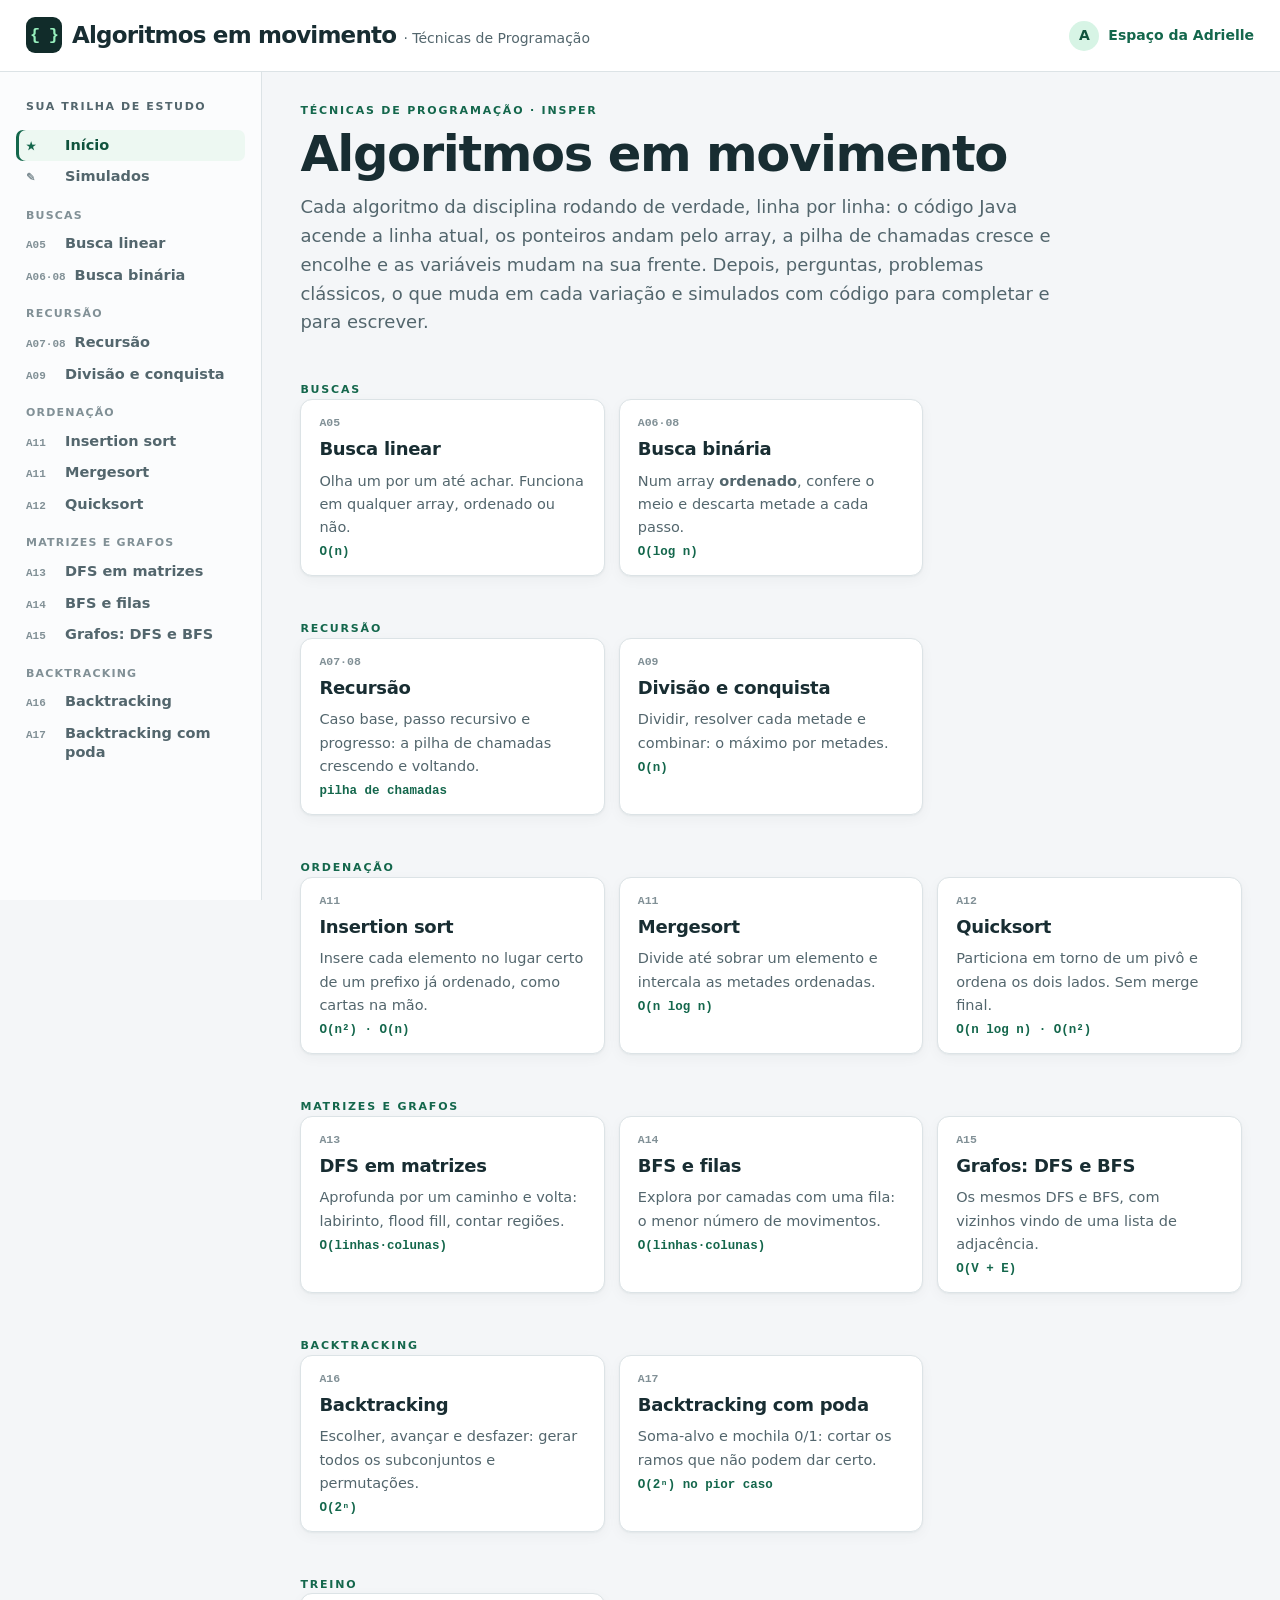
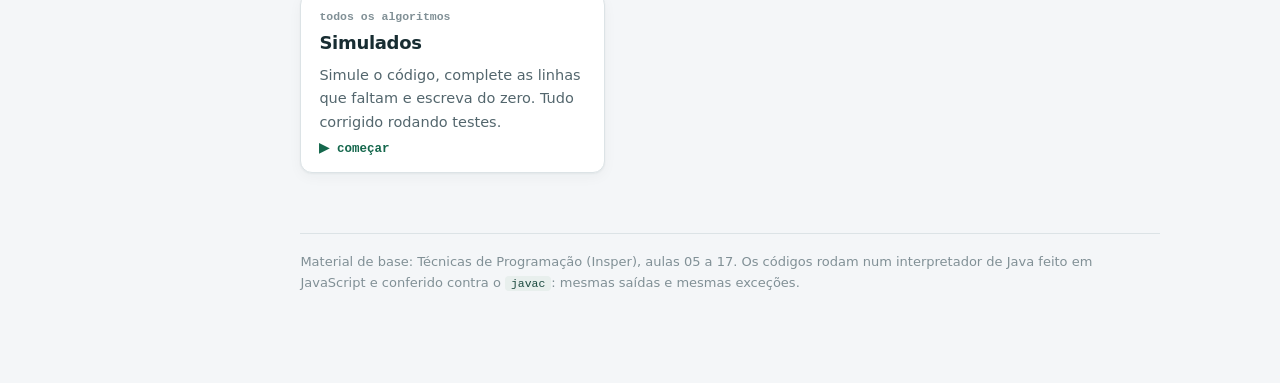
<file: index.html>
<!doctype html>
<html lang="pt-BR">
<head>
<meta charset="utf-8">
<meta name="viewport" content="width=device-width, initial-scale=1">
<title>Algoritmos em movimento</title>
<meta name="description" content="Técnicas de Programação: cada algoritmo rodando linha por linha, com perguntas e simulados.">
<link rel="icon" href="data:image/svg+xml,%3Csvg xmlns='http://www.w3.org/2000/svg' viewBox='0 0 32 32'%3E%3Crect width='32' height='32' rx='8' fill='%23112c2a'/%3E%3Ctext x='16' y='22' font-family='monospace' font-size='15' font-weight='700' fill='%2397efbd' text-anchor='middle'%3E%7B%20%7D%3C/text%3E%3C/svg%3E">
<link rel="stylesheet" href="css/guia.css">
</head>
<body data-pagina="inicio" data-base="">
<noscript><p style="padding:20px">Este guia precisa de JavaScript: os algoritmos rodam no navegador.</p></noscript>
<script src="js/java.js"></script>
<script src="js/util.js"></script>
<script src="js/viz.js"></script>
<script src="js/depurador.js"></script>
<script src="js/exercicios.js"></script>
<script src="js/dados/indice.js"></script>
<script src="js/pagina.js"></script>
</body>
</html>
</file>
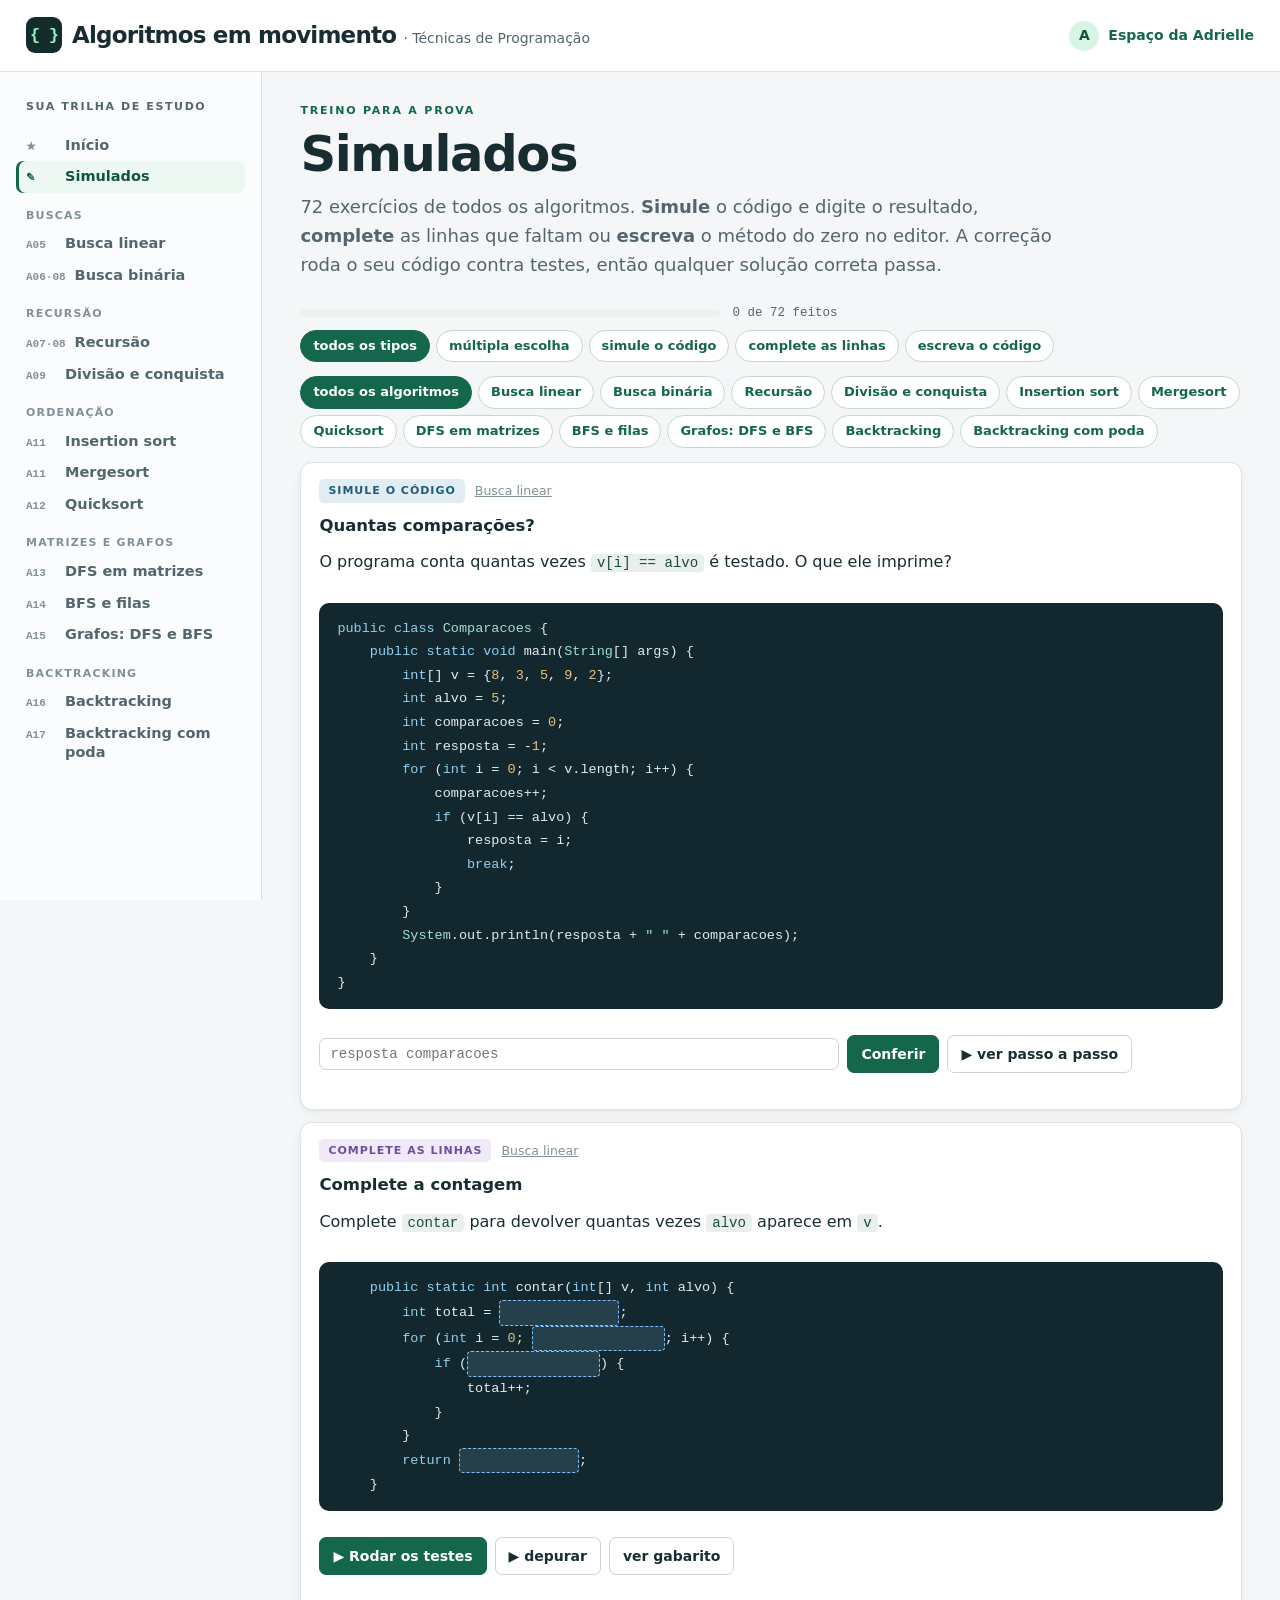
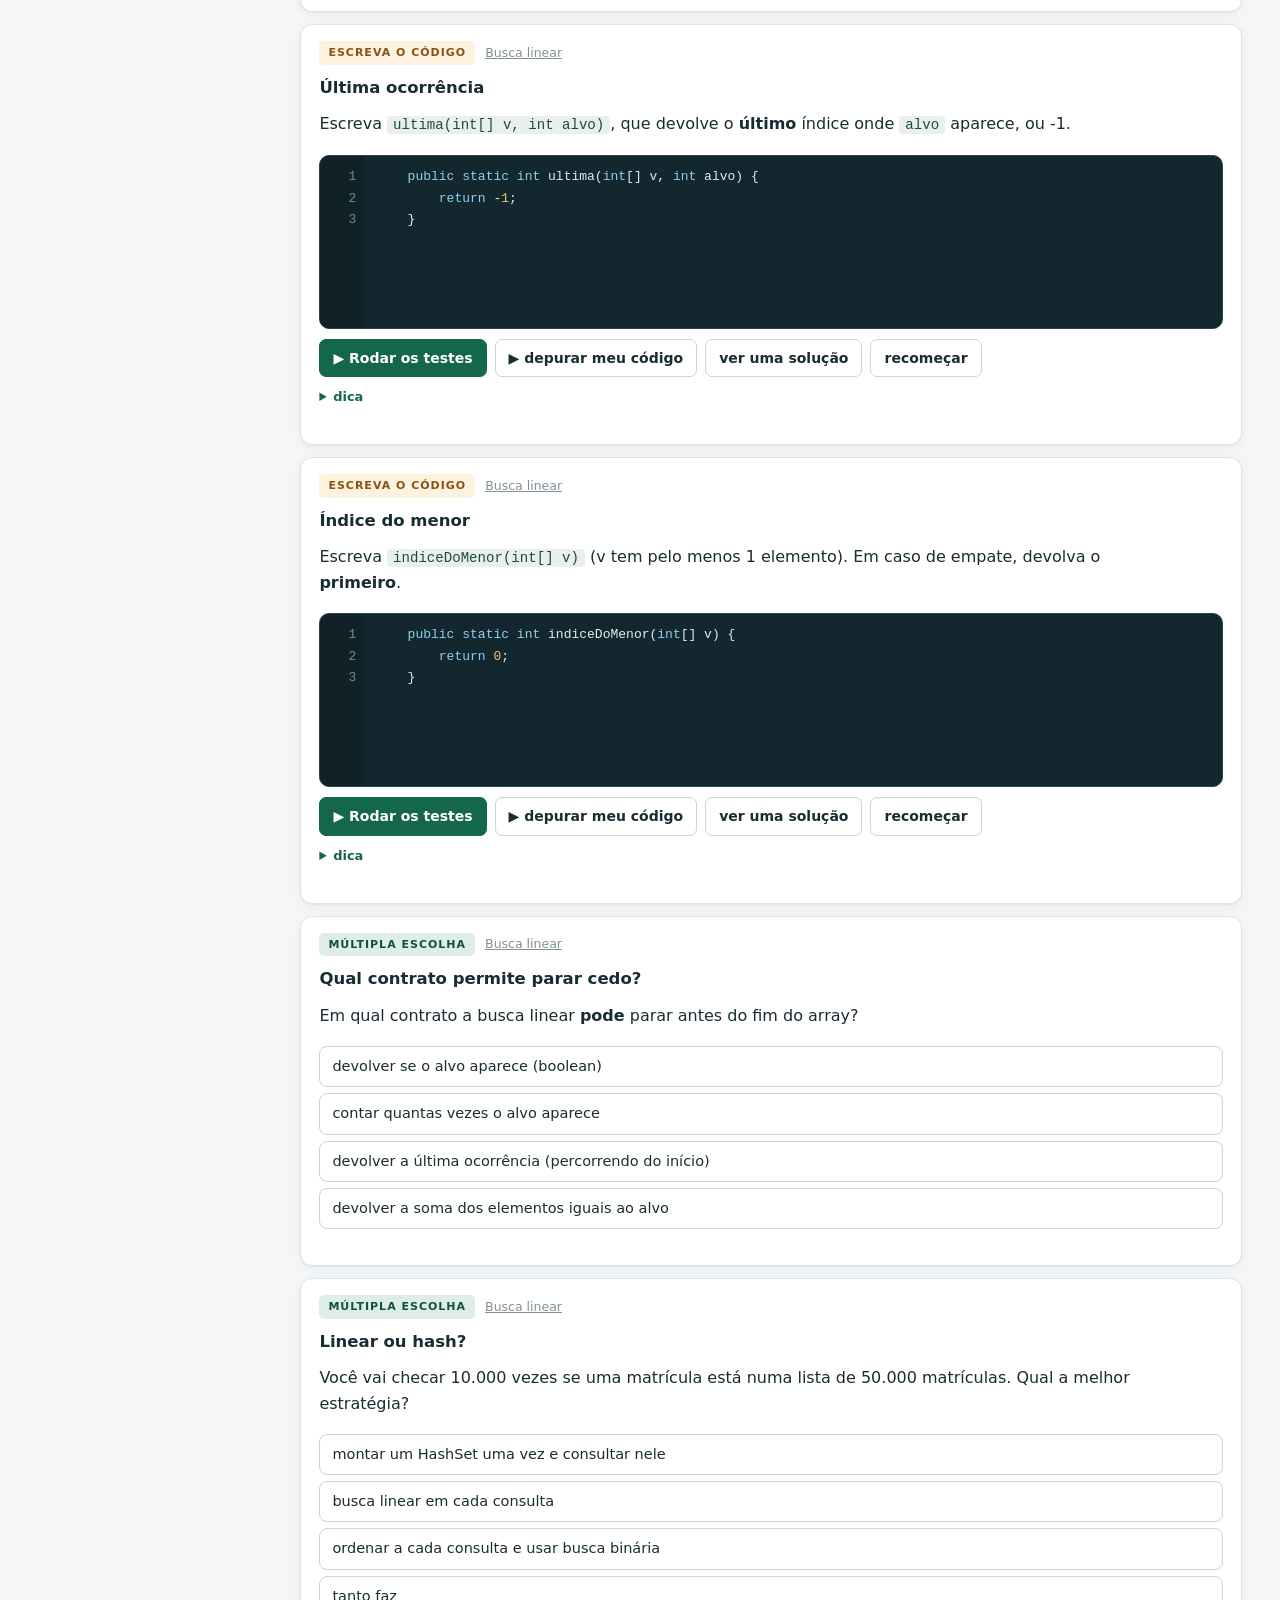
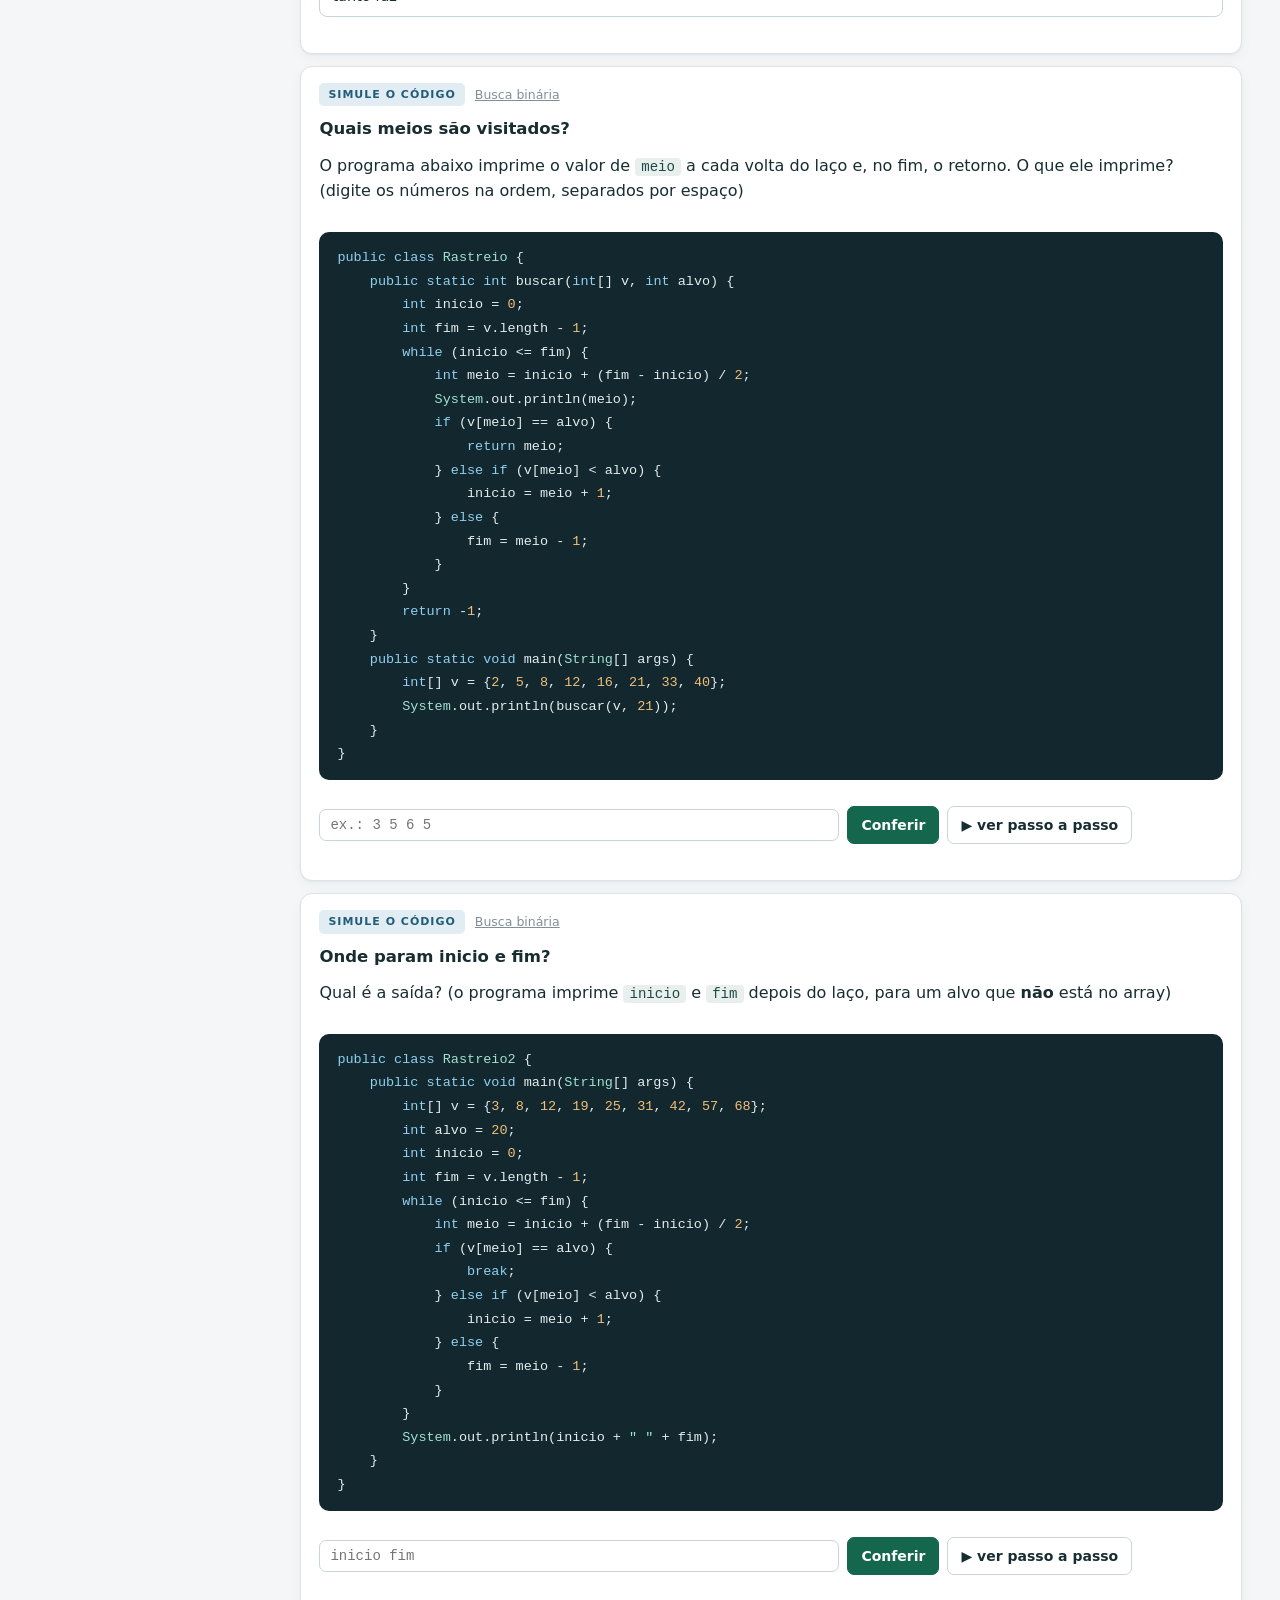
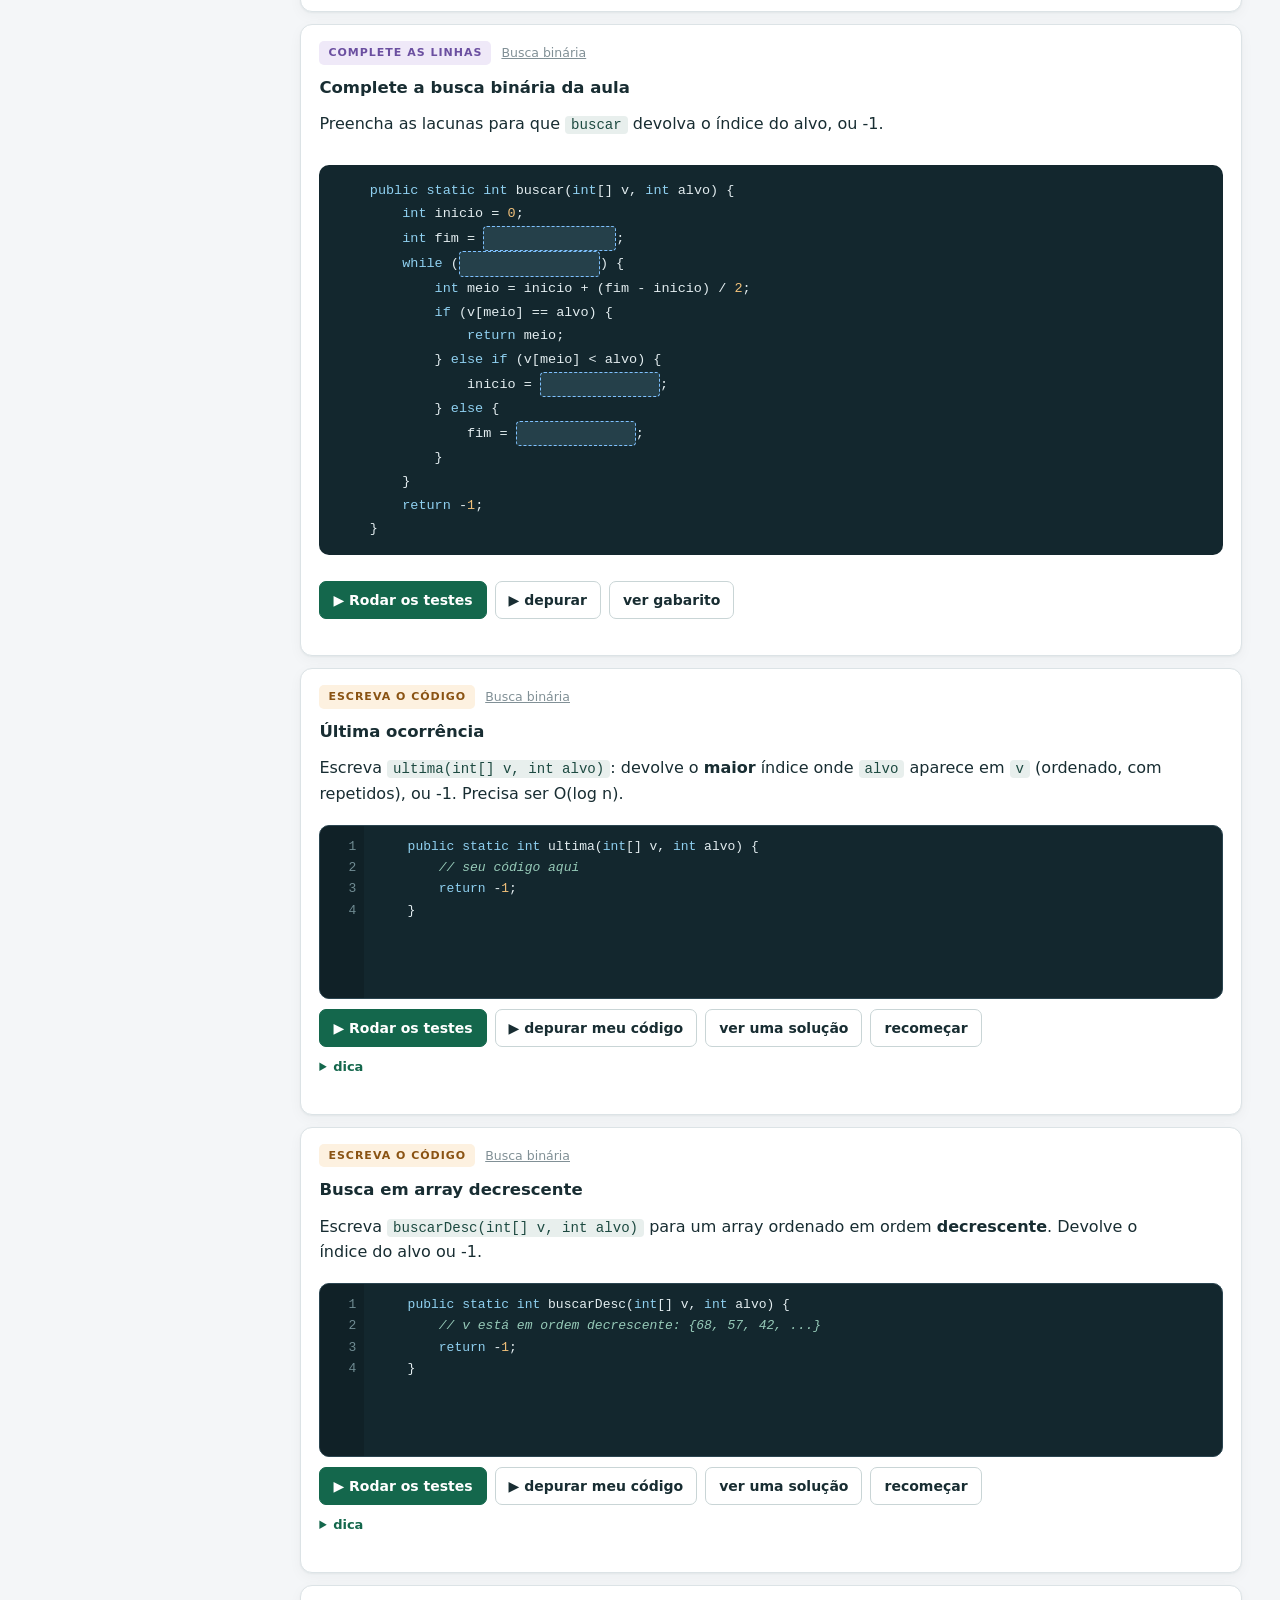
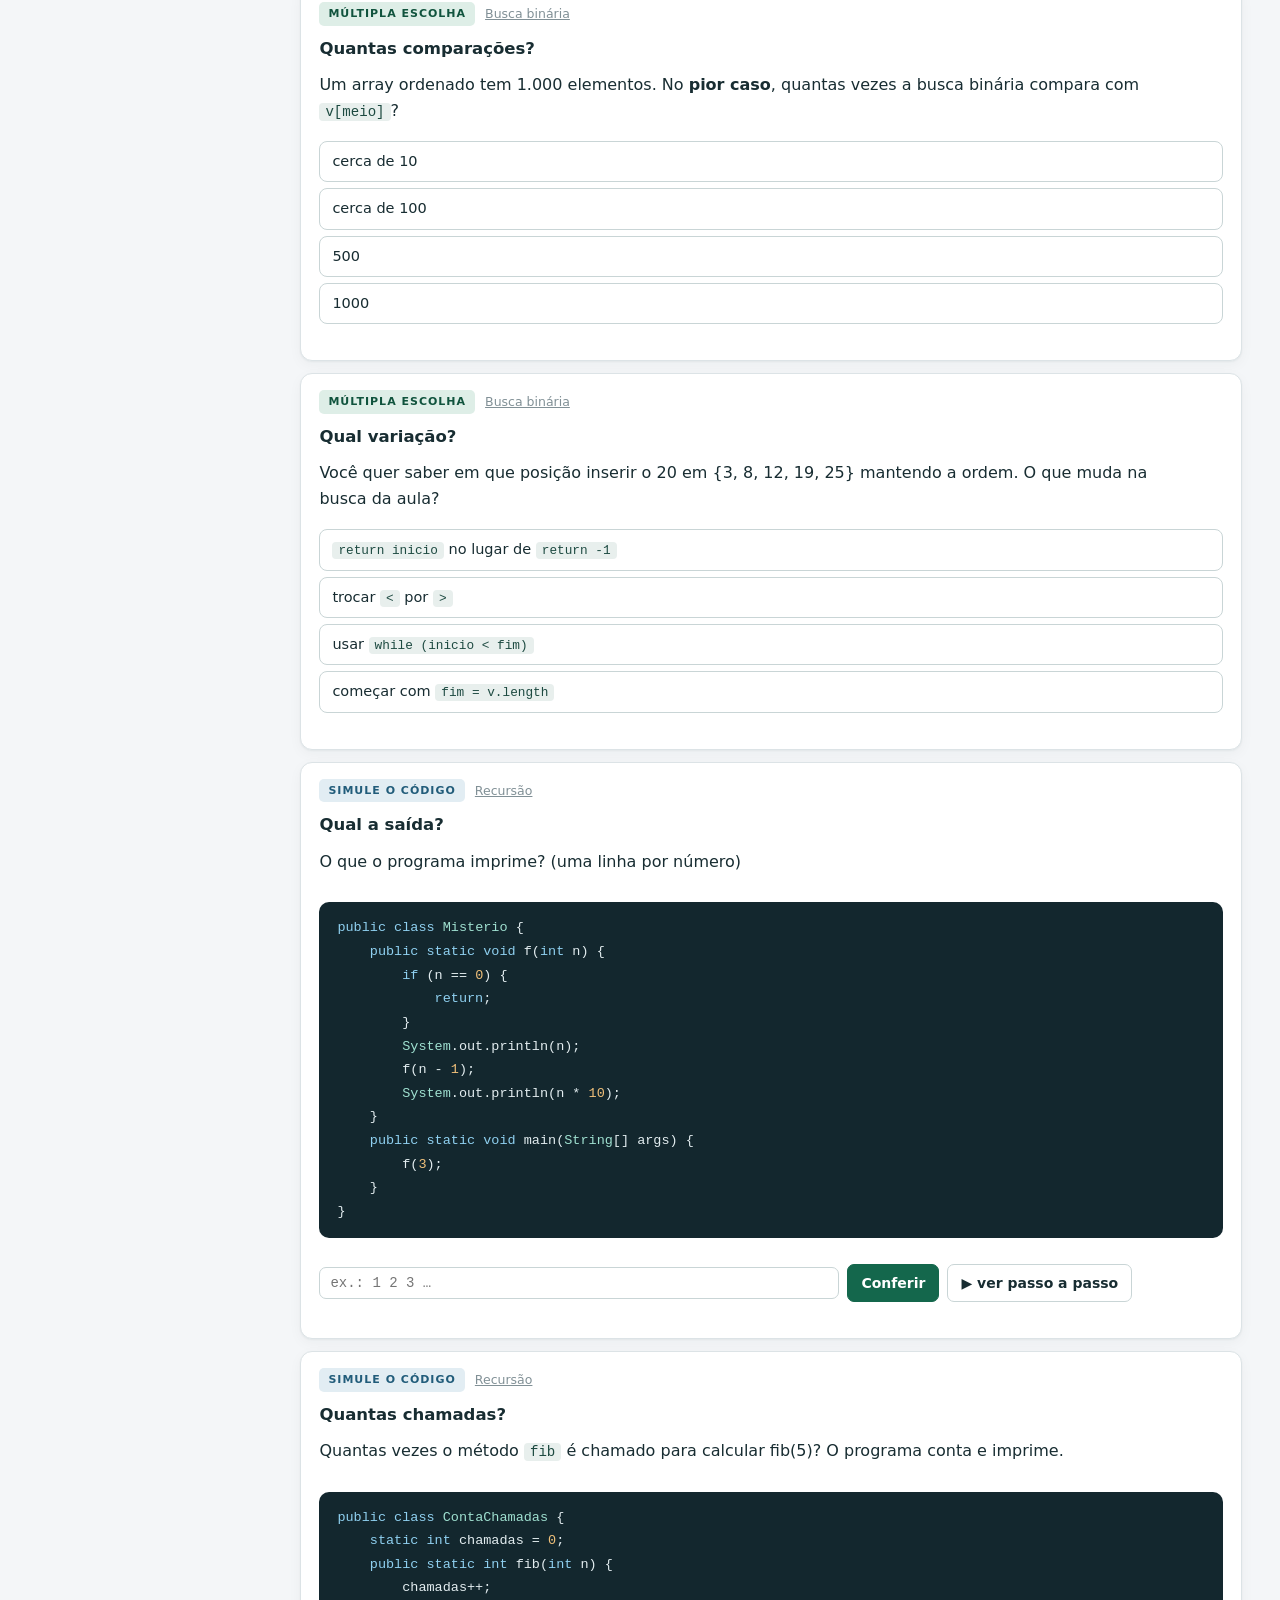
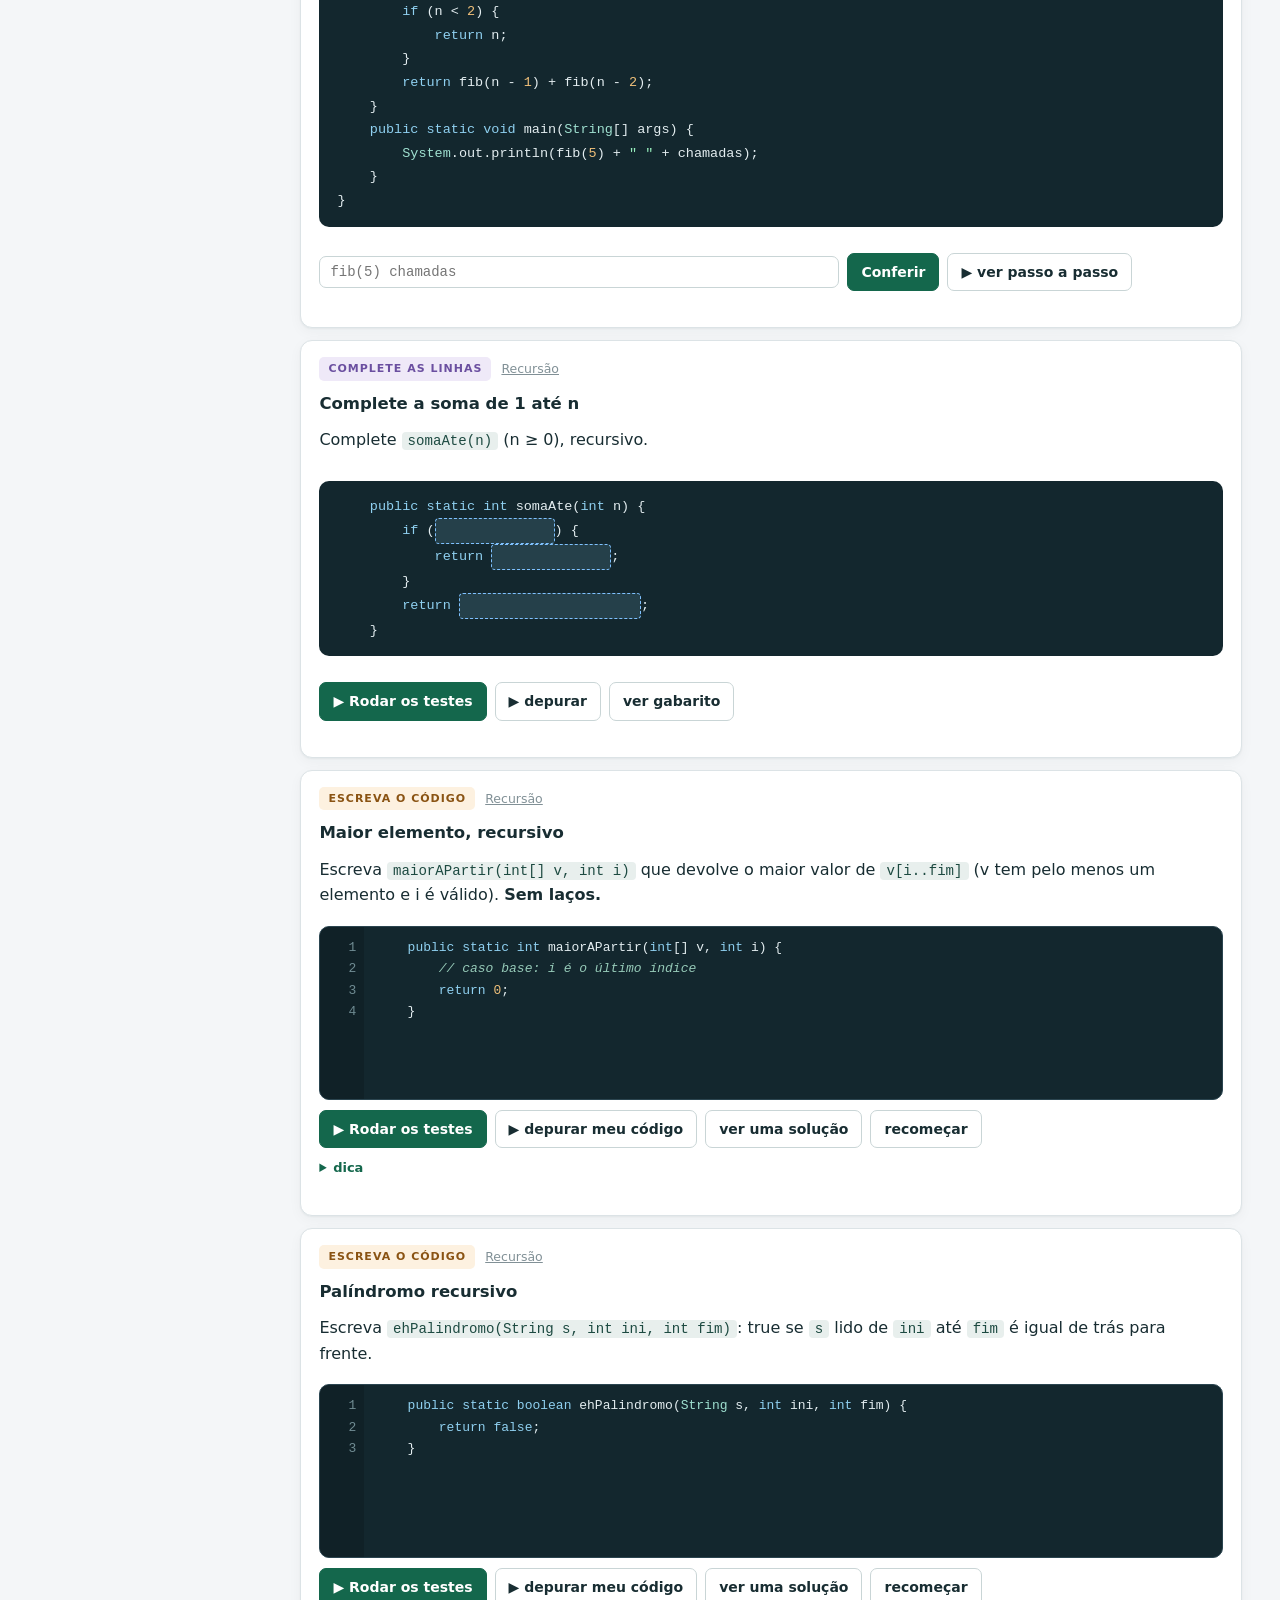
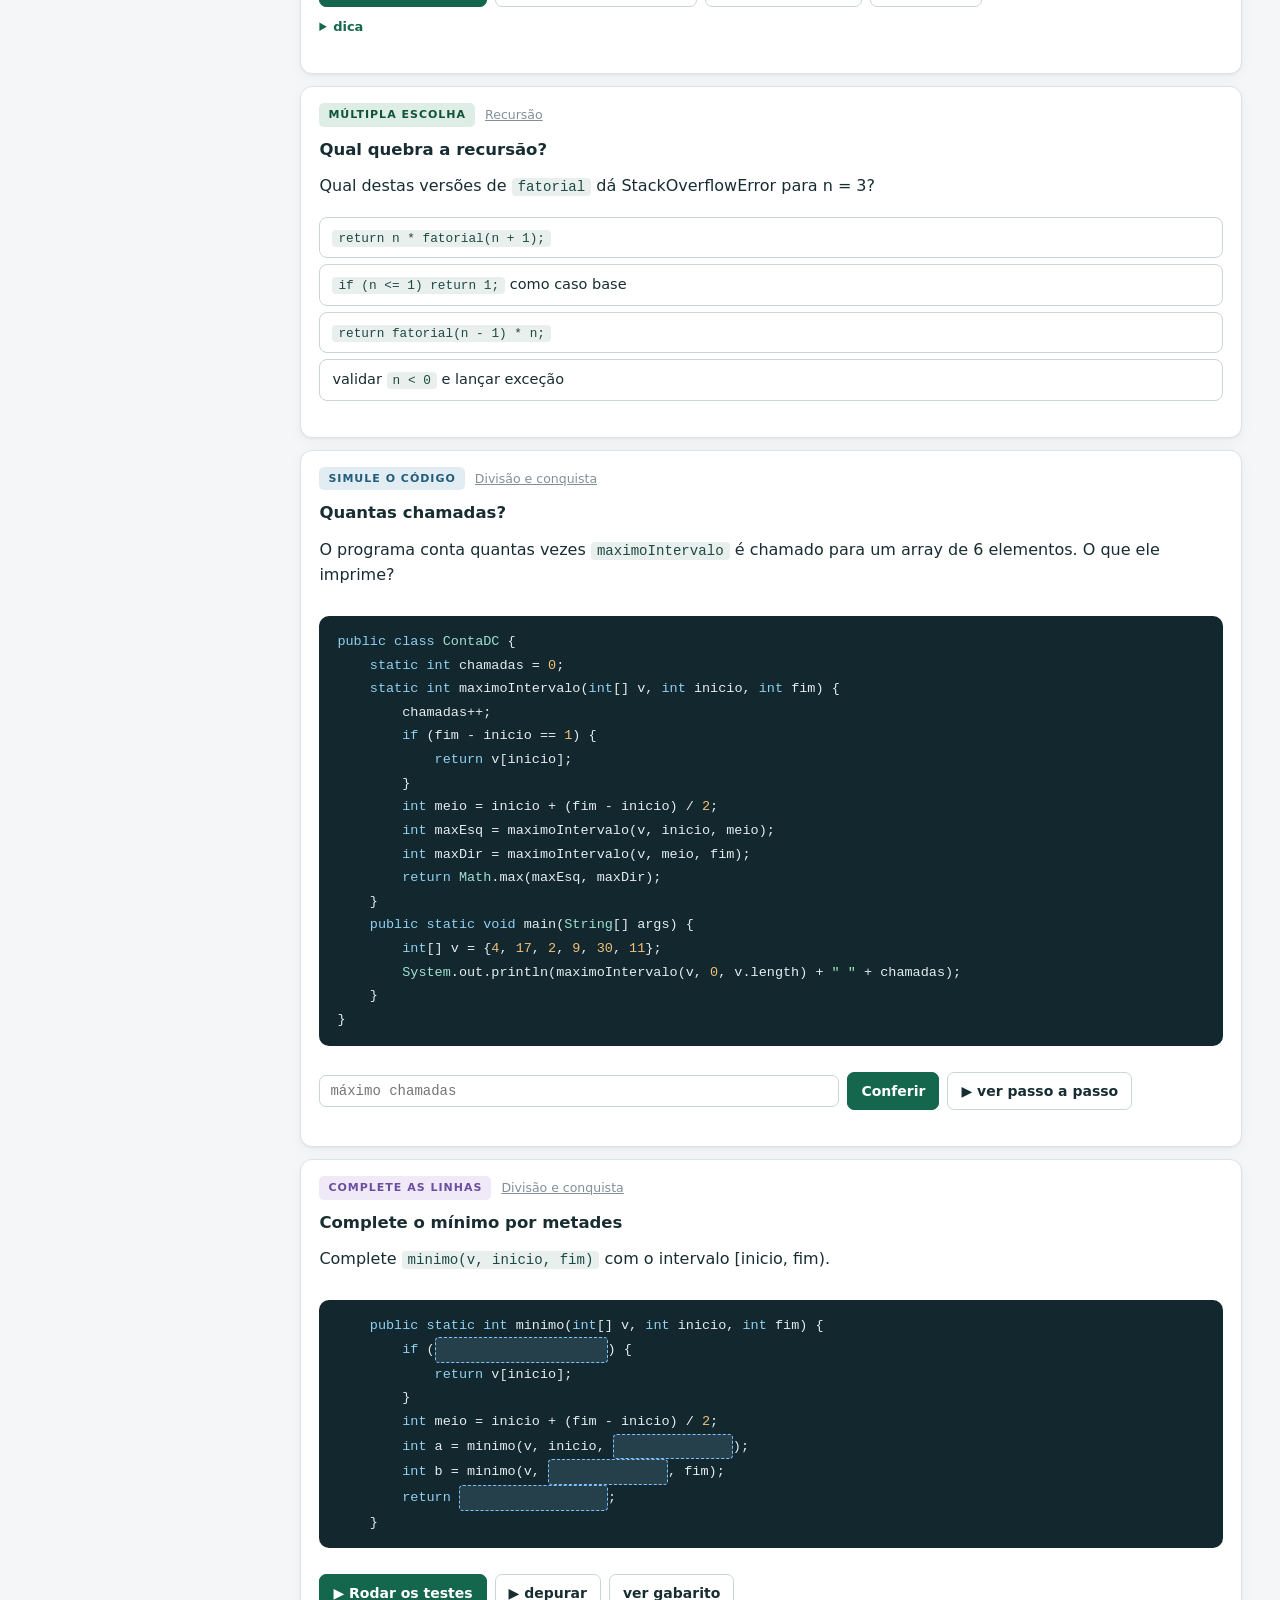
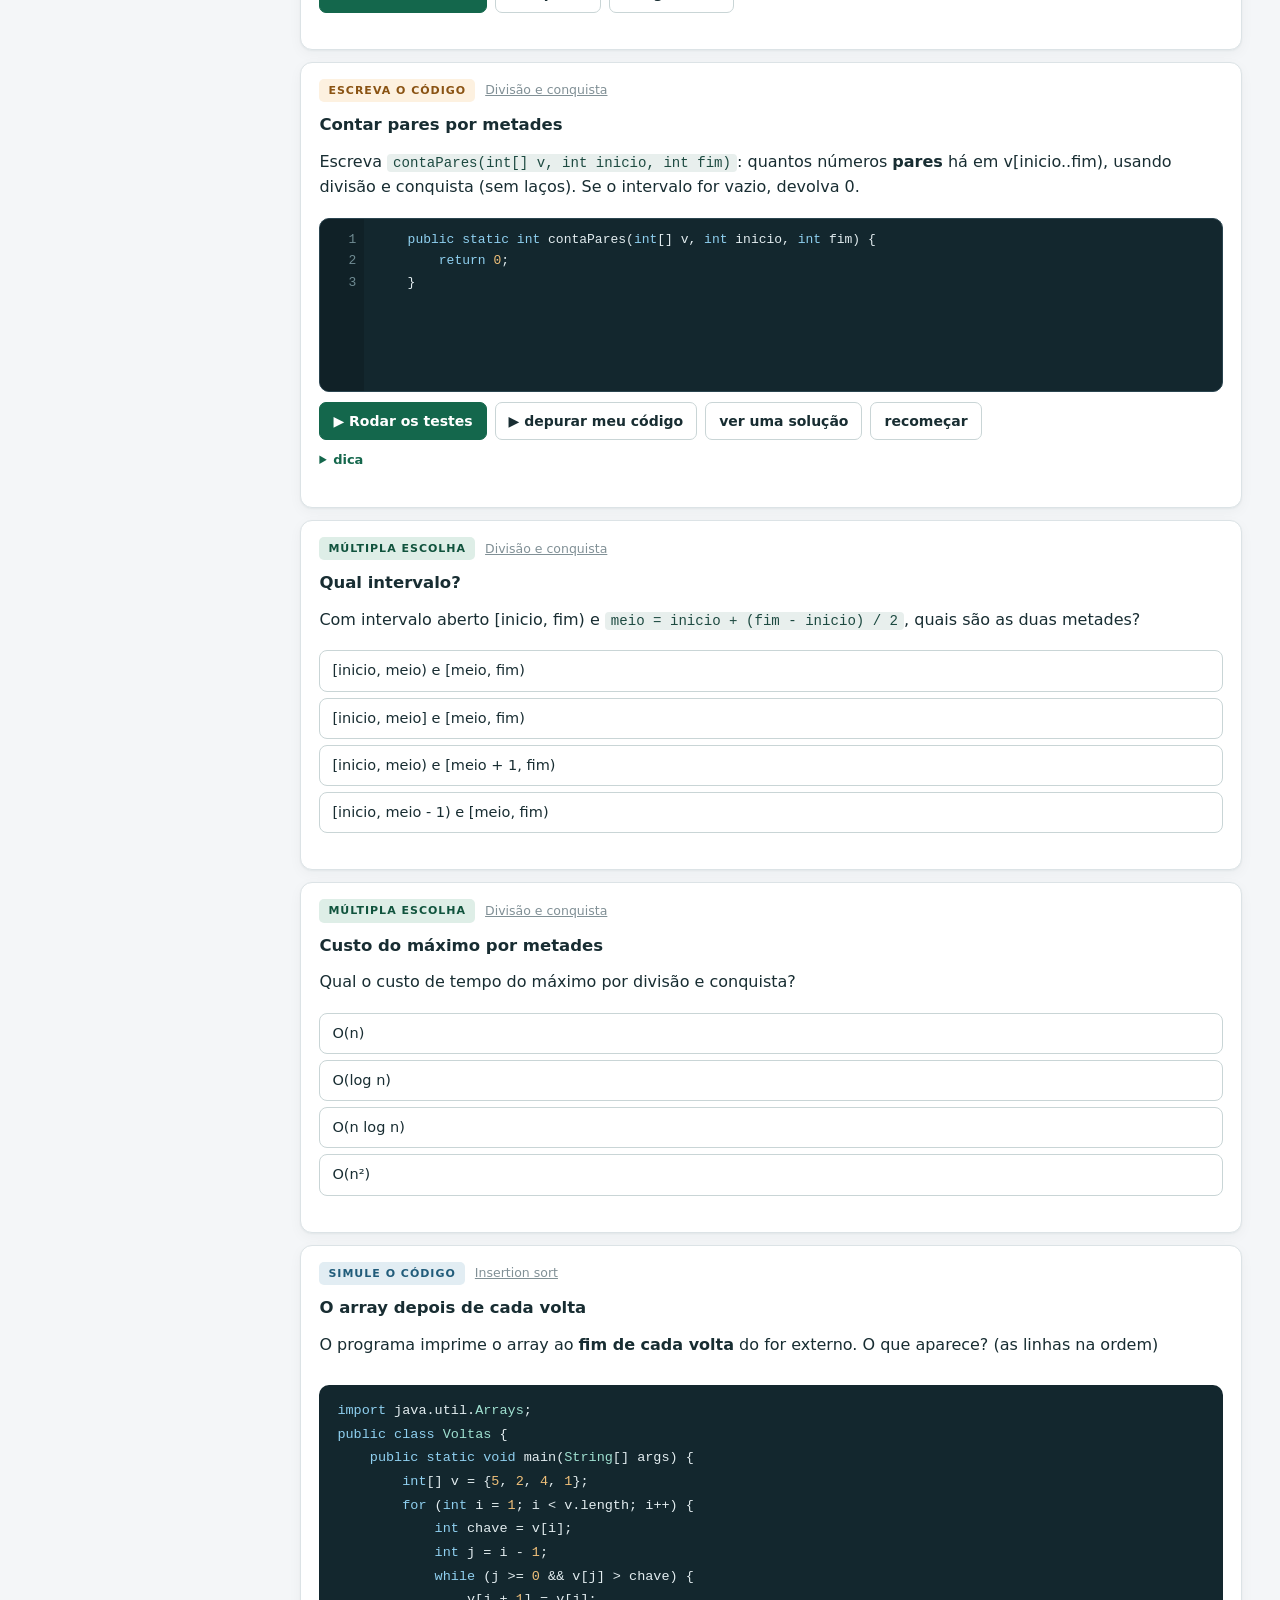
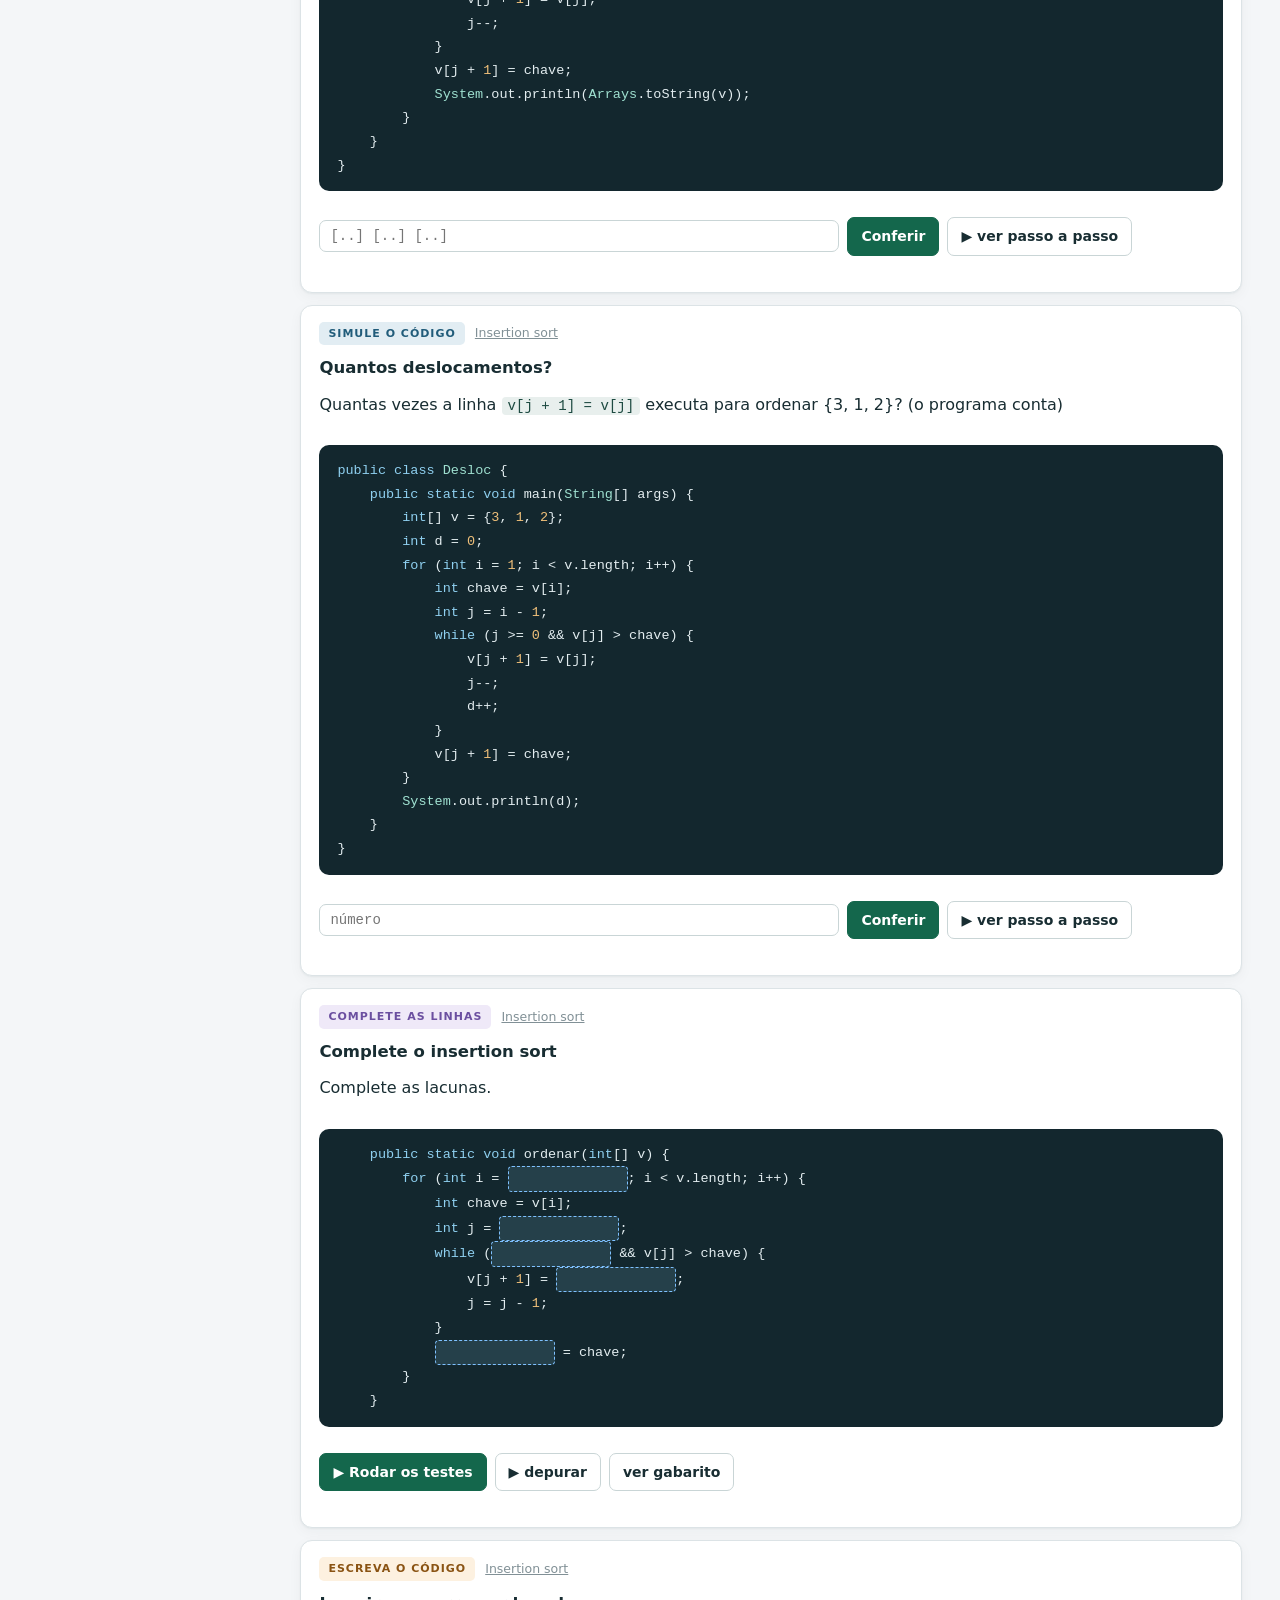
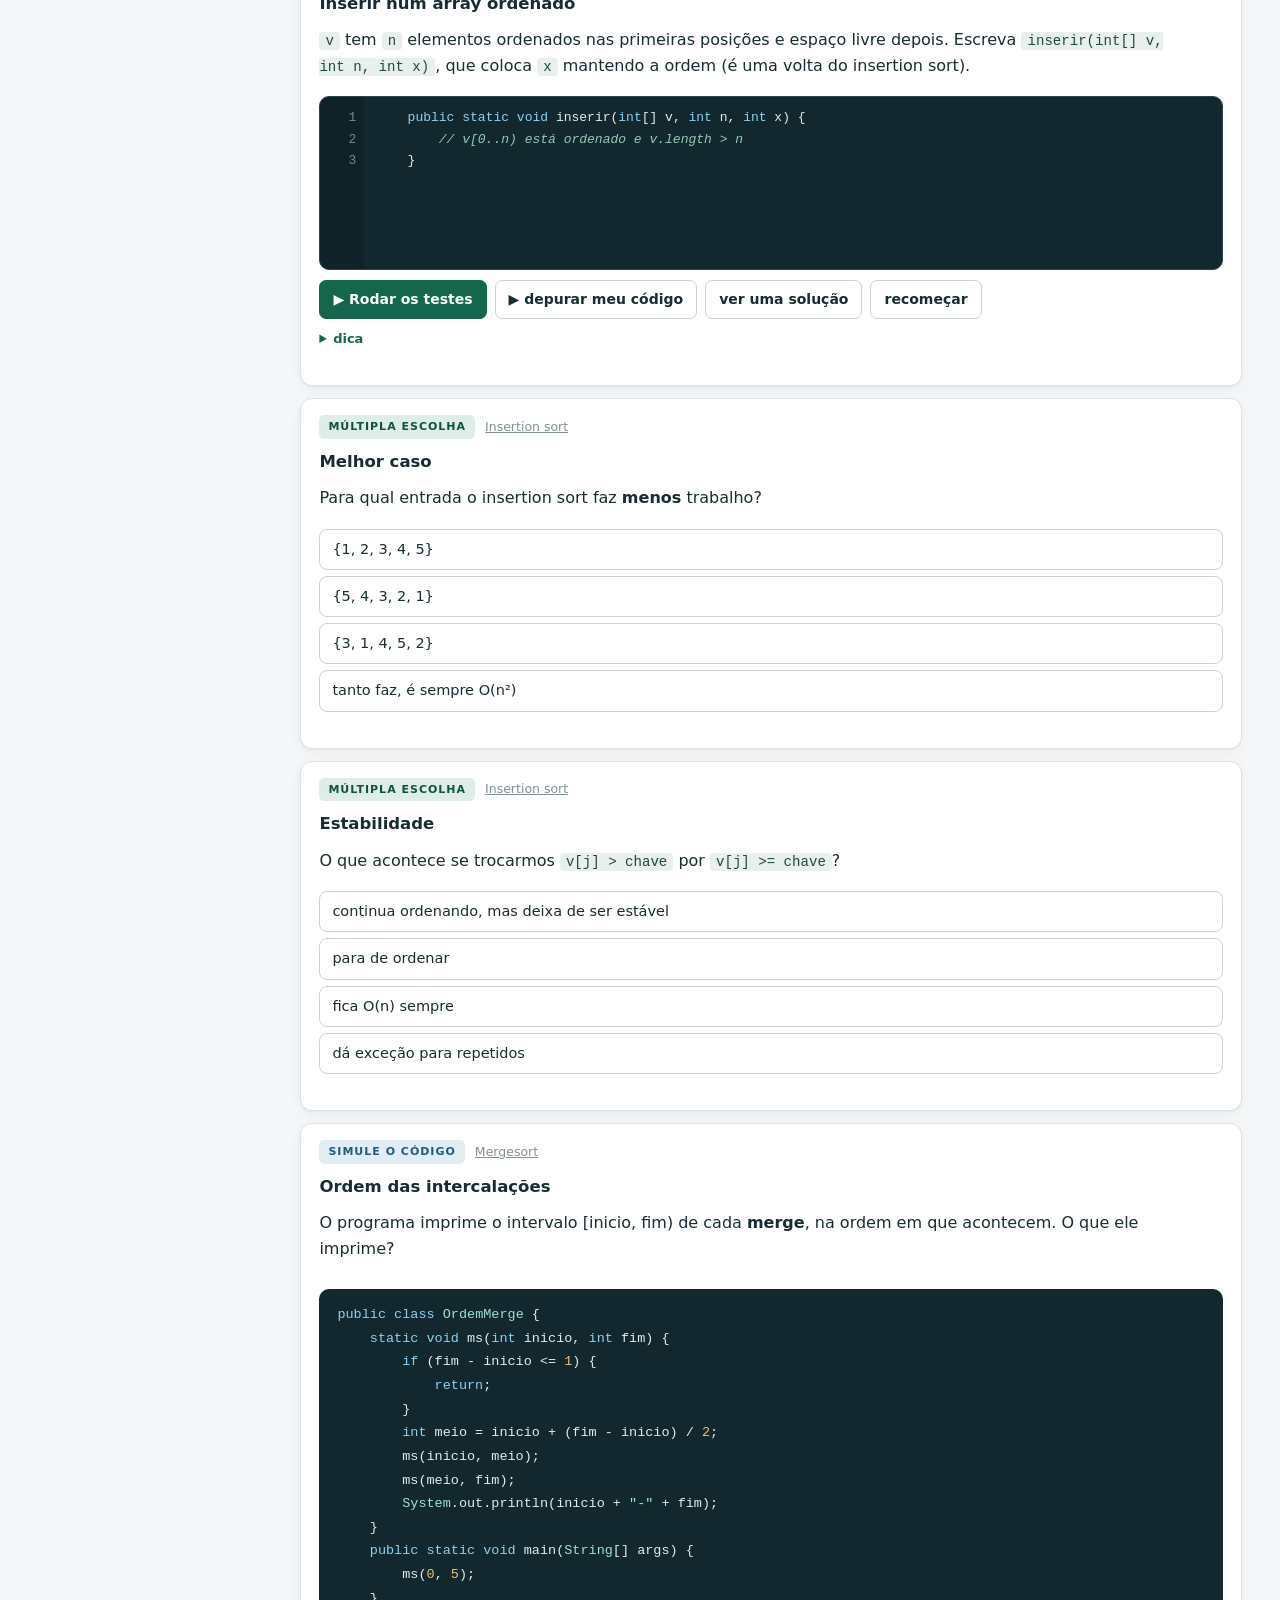
<file: simulados.html>
<!doctype html>
<html lang="pt-BR">
<head>
<meta charset="utf-8">
<meta name="viewport" content="width=device-width, initial-scale=1">
<title>Simulados · Algoritmos em movimento</title>
<meta name="description" content="Simule, complete e escreva código Java, com correção automática.">
<link rel="icon" href="data:image/svg+xml,%3Csvg xmlns='http://www.w3.org/2000/svg' viewBox='0 0 32 32'%3E%3Crect width='32' height='32' rx='8' fill='%23112c2a'/%3E%3Ctext x='16' y='22' font-family='monospace' font-size='15' font-weight='700' fill='%2397efbd' text-anchor='middle'%3E%7B%20%7D%3C/text%3E%3C/svg%3E">
<link rel="stylesheet" href="css/guia.css">
</head>
<body data-pagina="simulados" data-base="">
<noscript><p style="padding:20px">Este guia precisa de JavaScript: os algoritmos rodam no navegador.</p></noscript>
<script src="js/java.js"></script>
<script src="js/util.js"></script>
<script src="js/viz.js"></script>
<script src="js/depurador.js"></script>
<script src="js/exercicios.js"></script>
<script src="js/dados/indice.js"></script>
<script src="js/dados/busca-linear.js"></script>
<script src="js/dados/busca-binaria.js"></script>
<script src="js/dados/recursao.js"></script>
<script src="js/dados/divisao-e-conquista.js"></script>
<script src="js/dados/insertion-sort.js"></script>
<script src="js/dados/mergesort.js"></script>
<script src="js/dados/quicksort.js"></script>
<script src="js/dados/dfs.js"></script>
<script src="js/dados/bfs.js"></script>
<script src="js/dados/grafos.js"></script>
<script src="js/dados/backtracking.js"></script>
<script src="js/dados/backtracking-restricoes.js"></script>
<script src="js/pagina.js"></script>
</body>
</html>
</file>
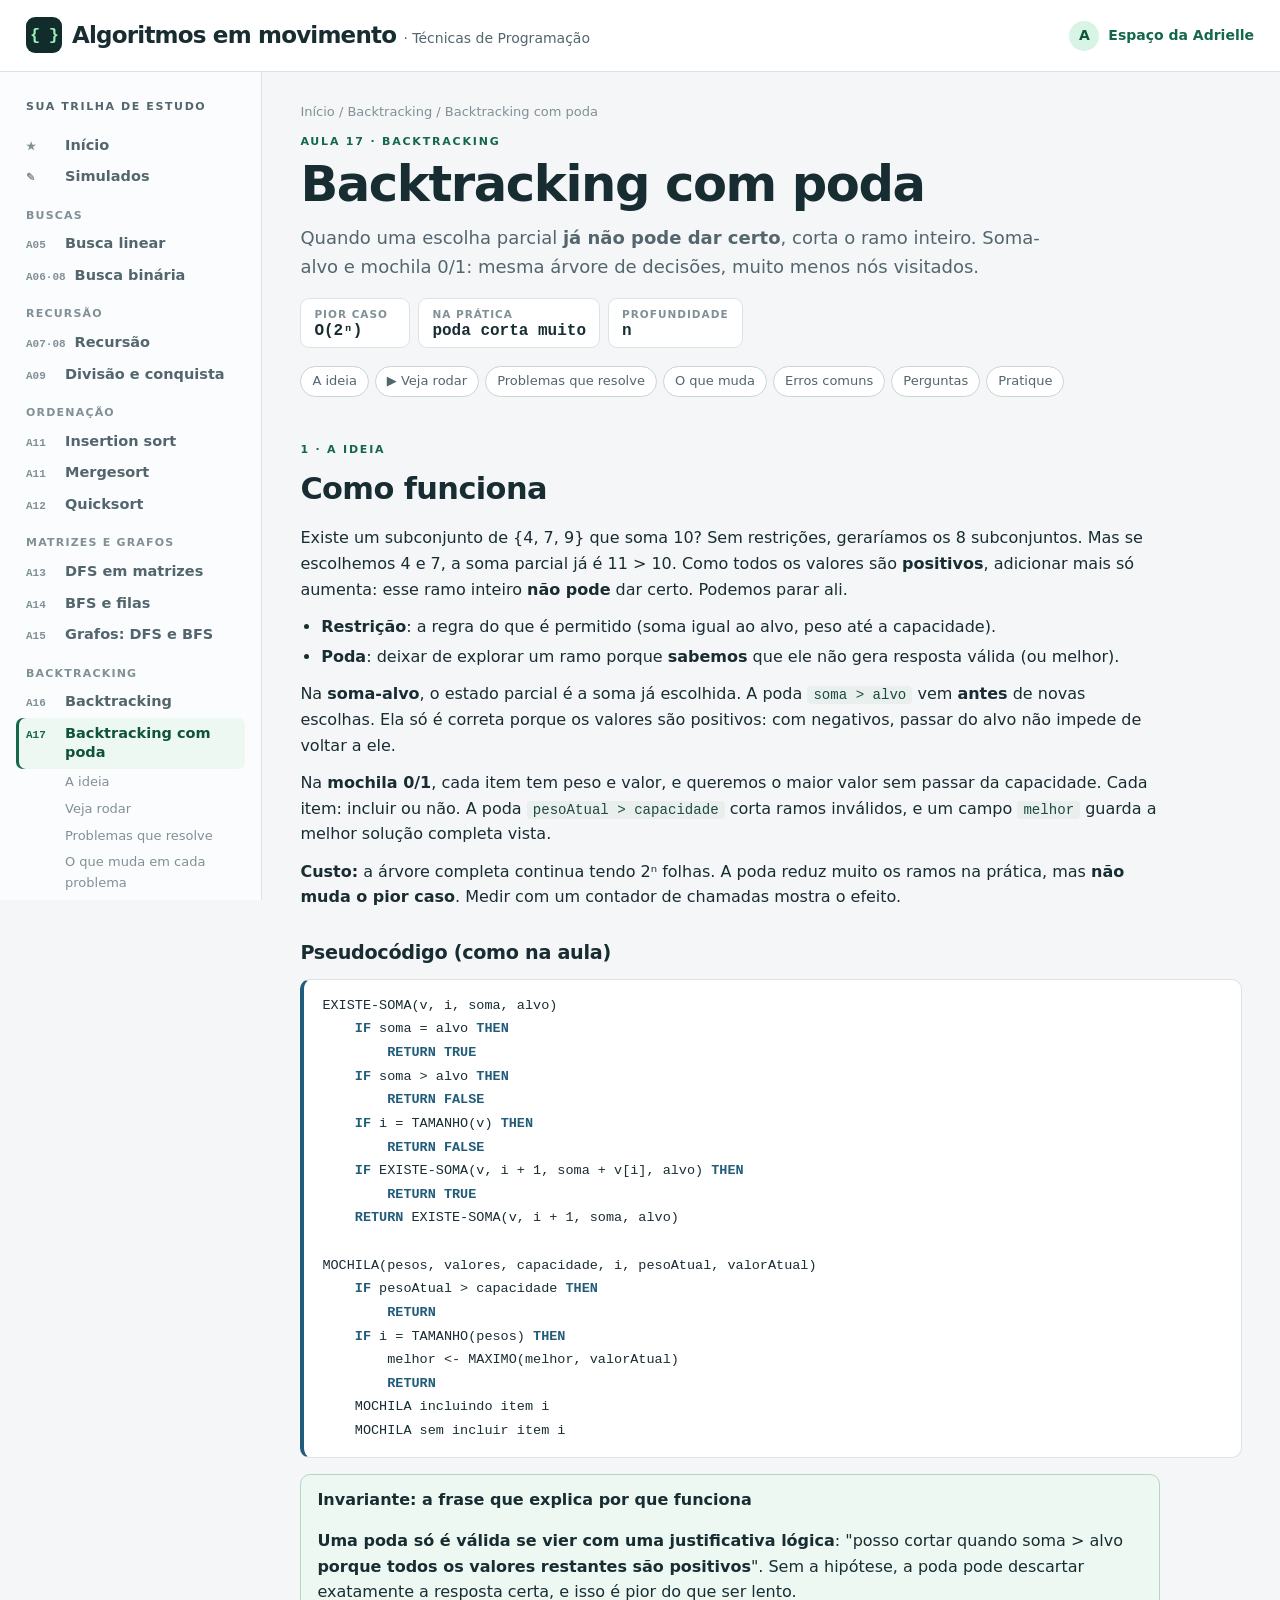
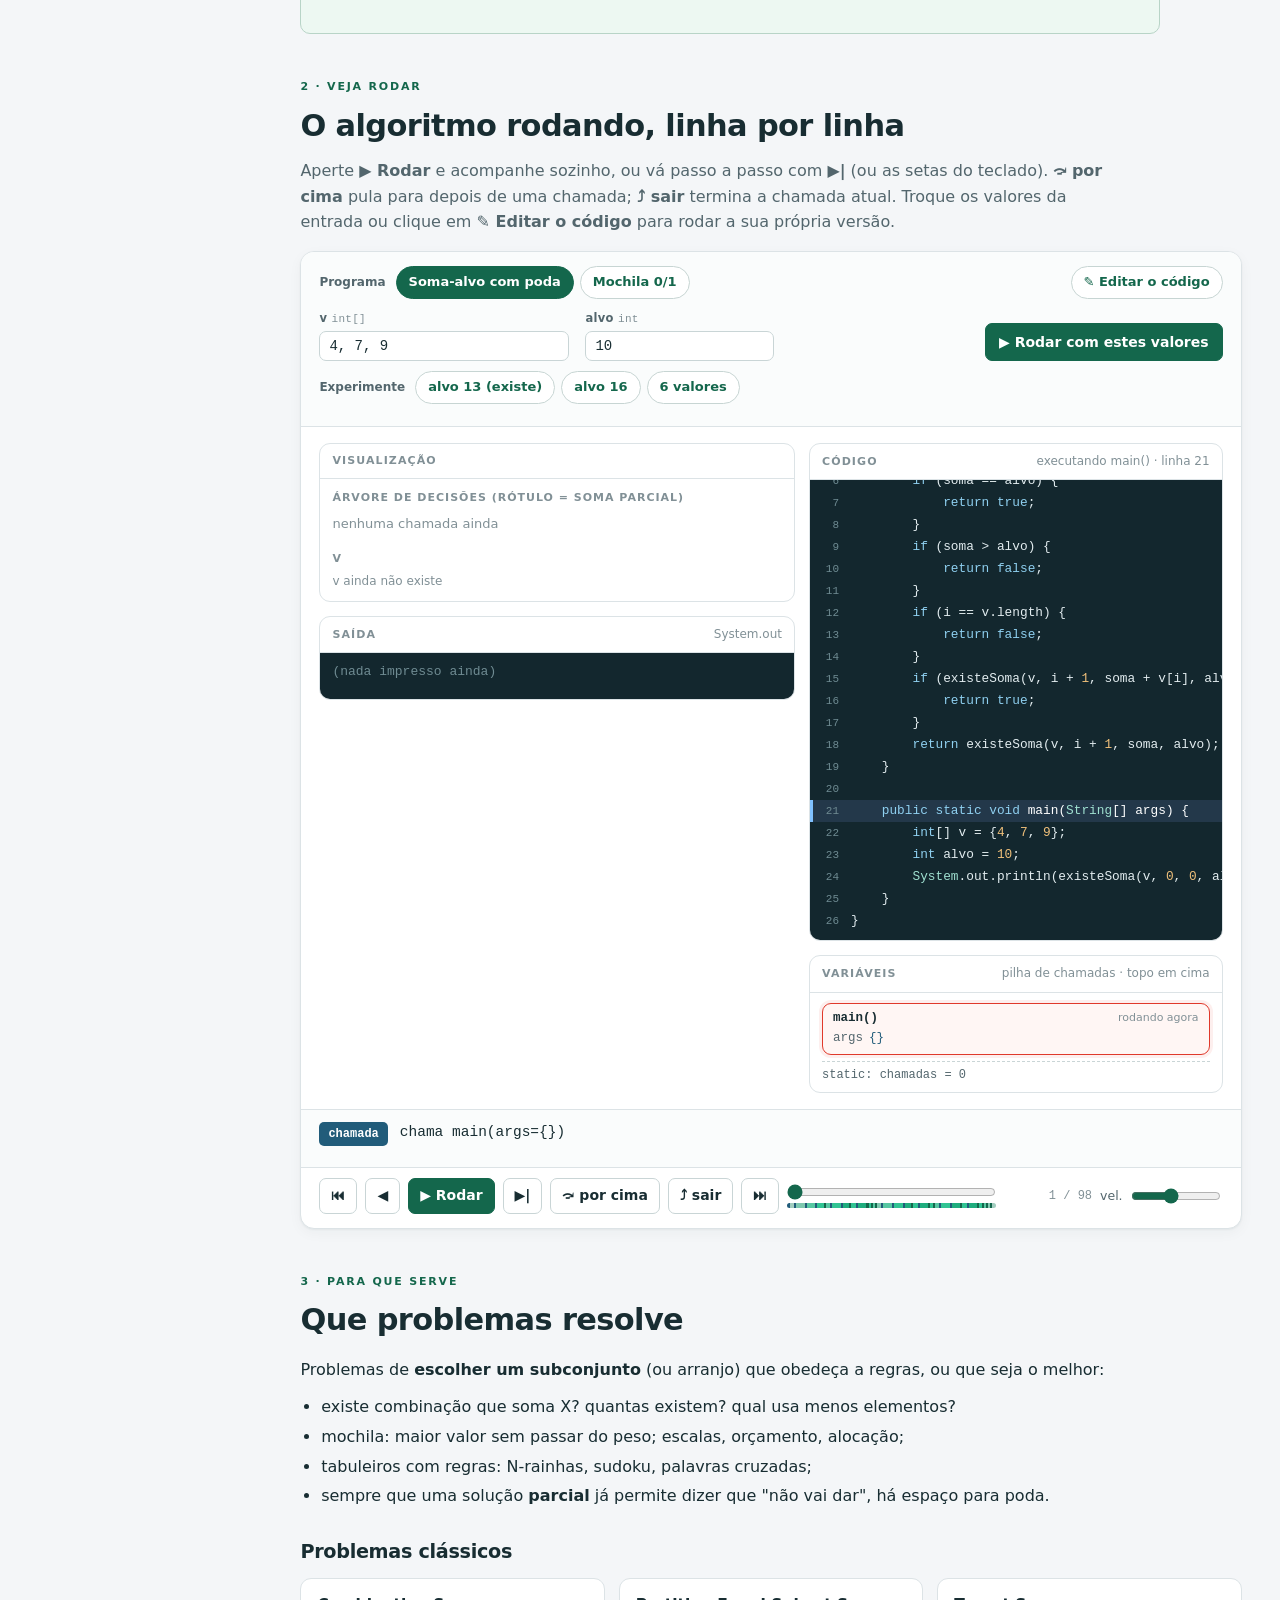
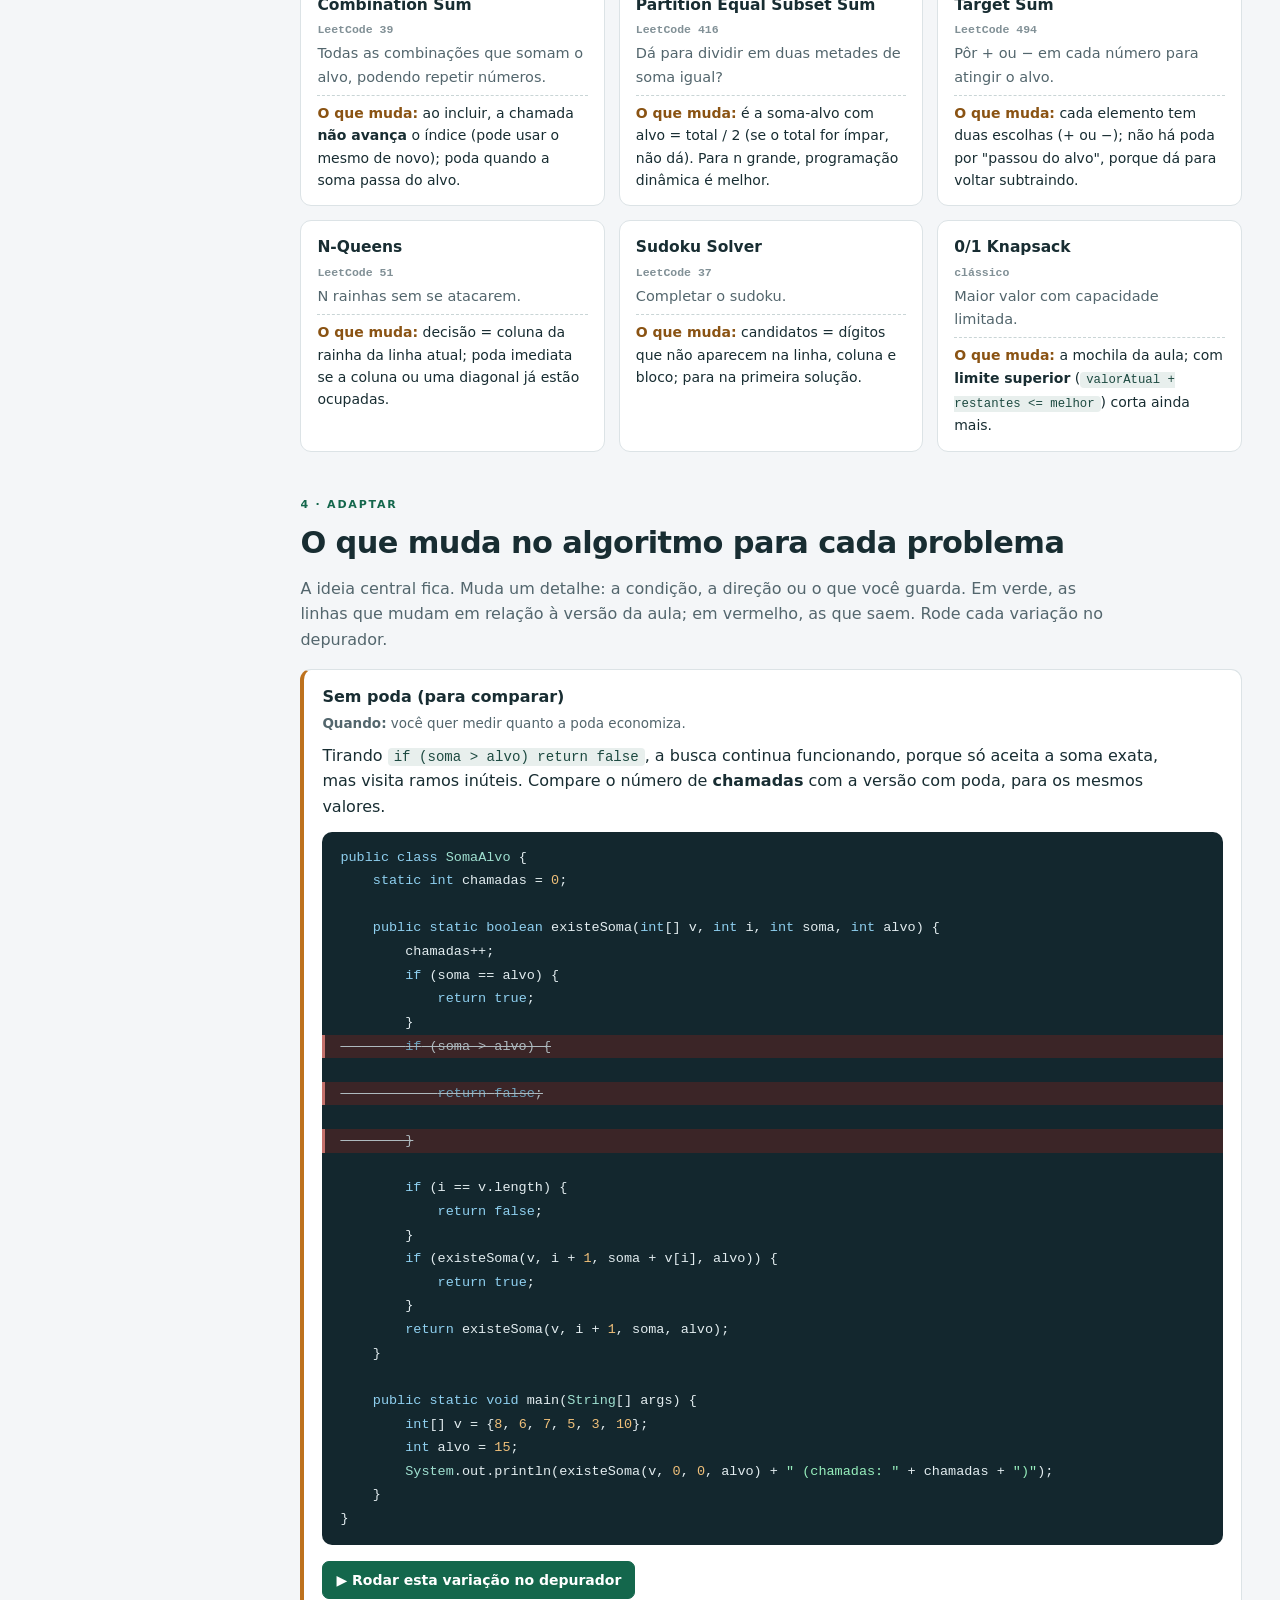
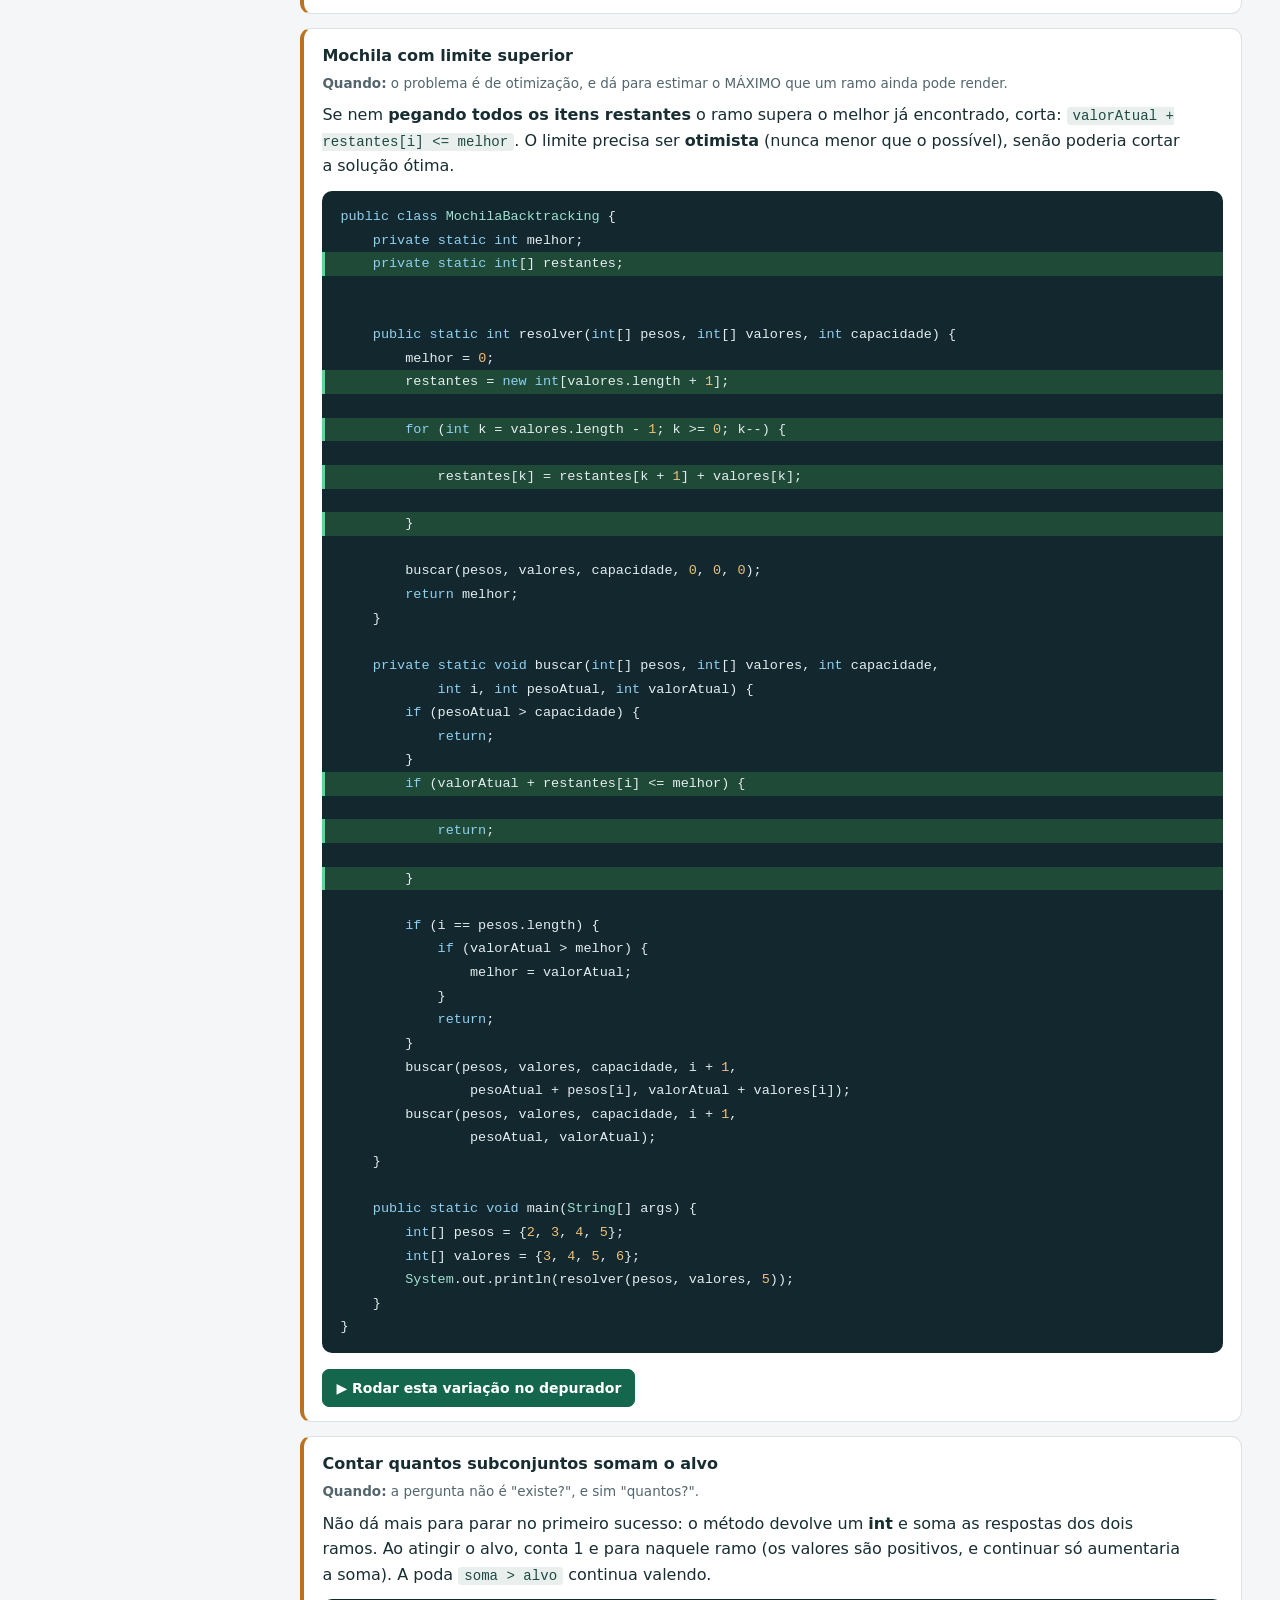
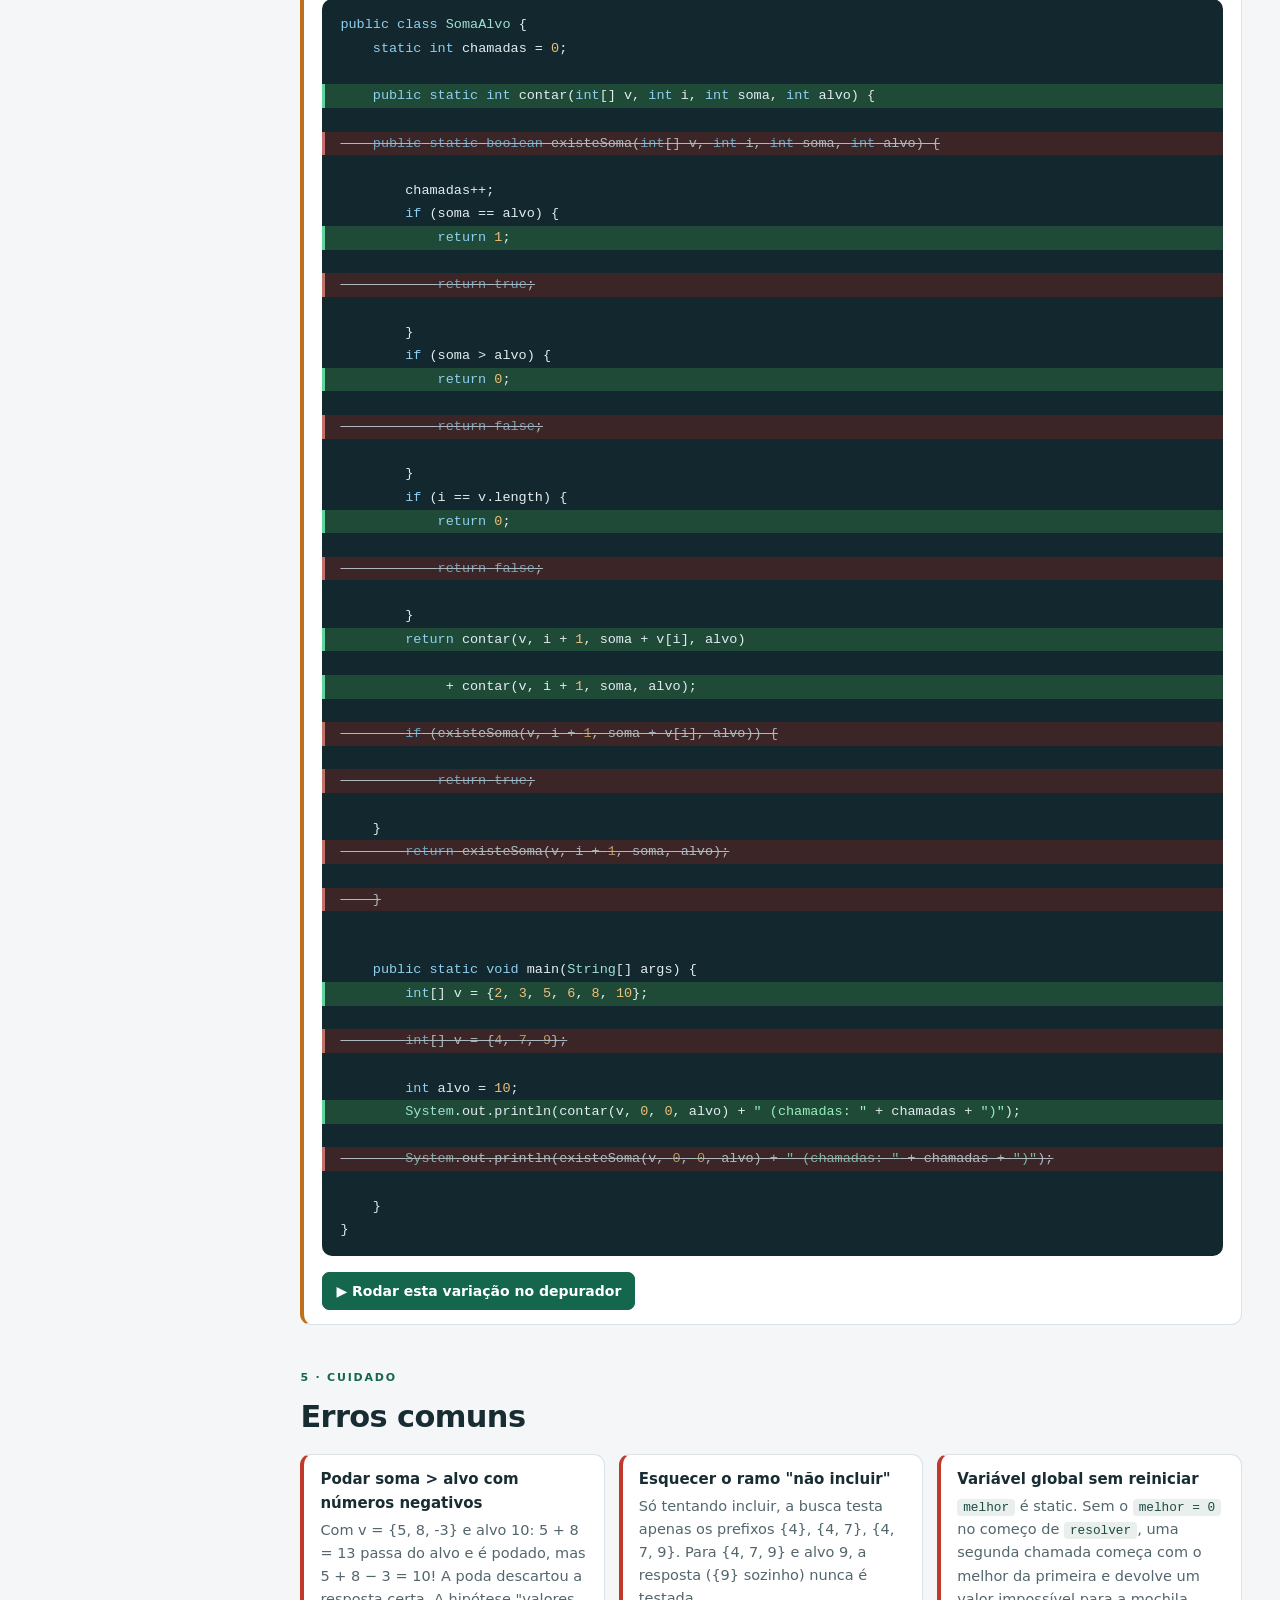
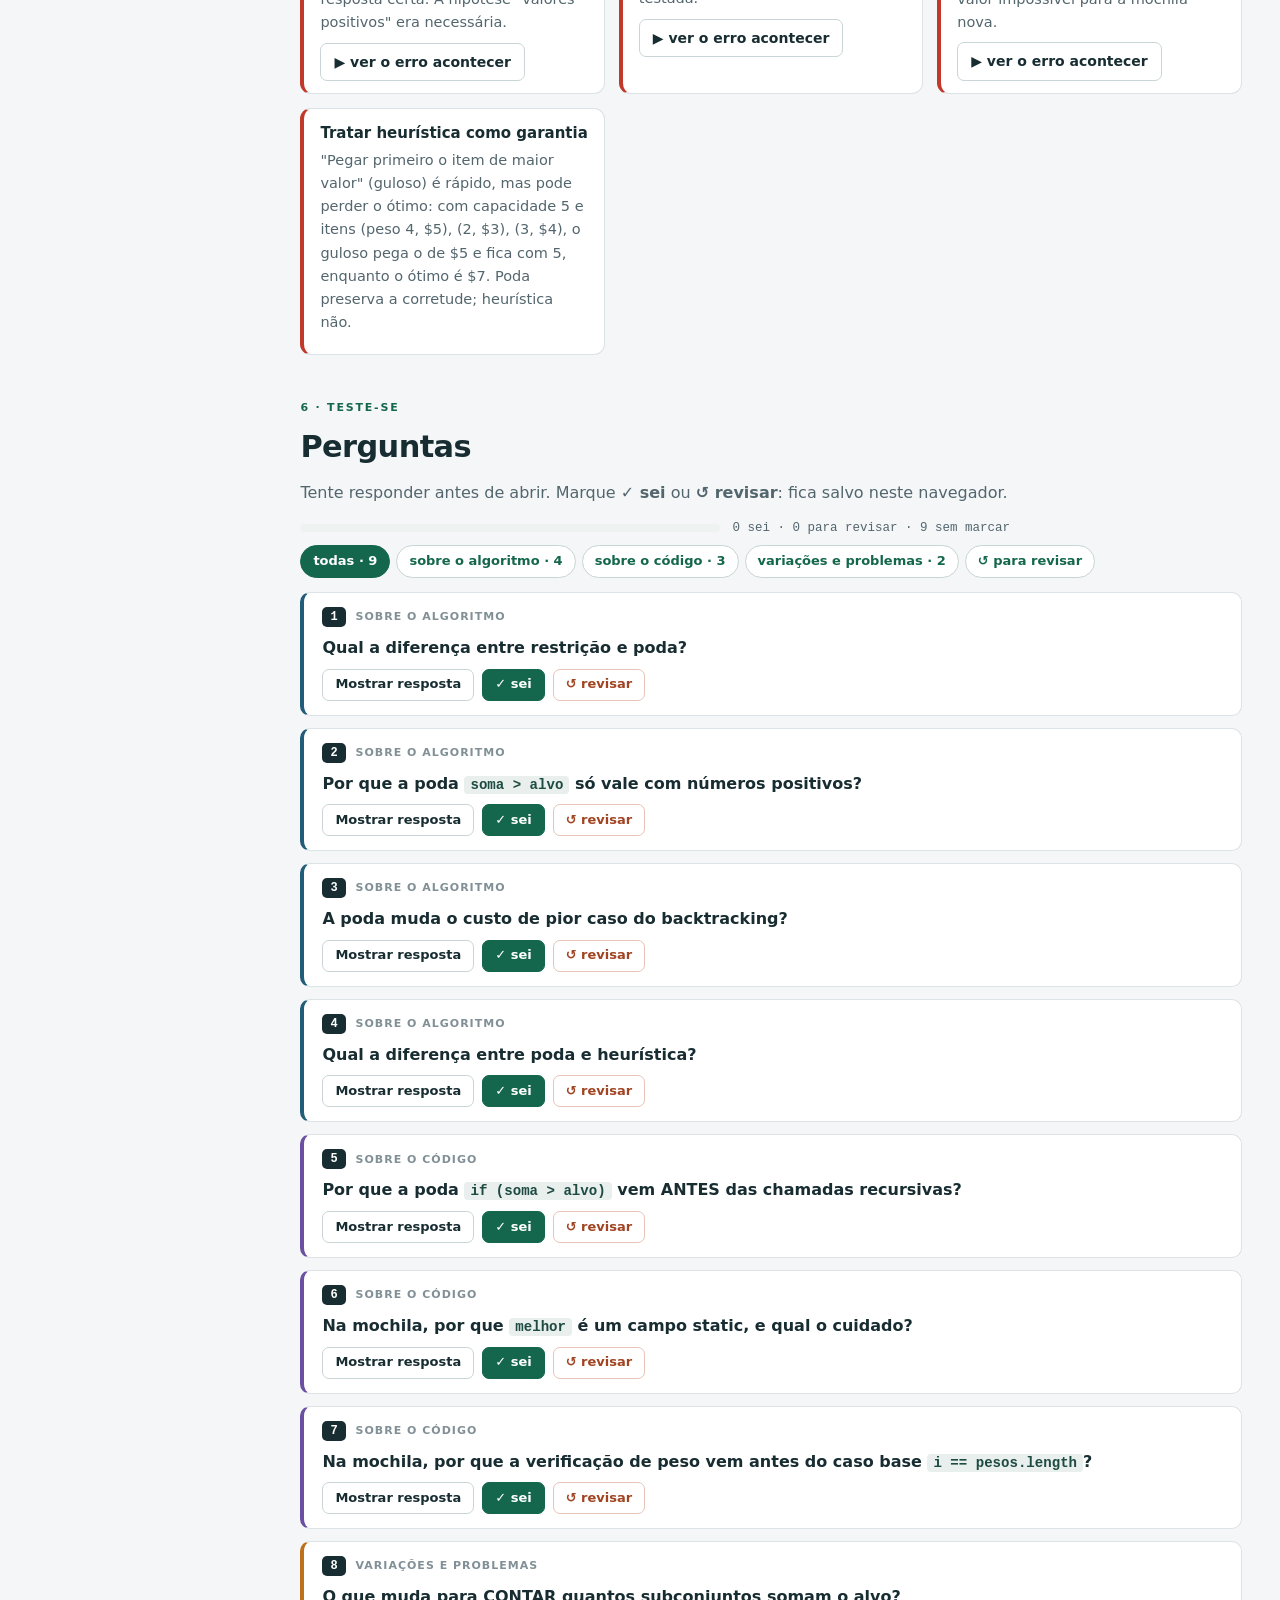
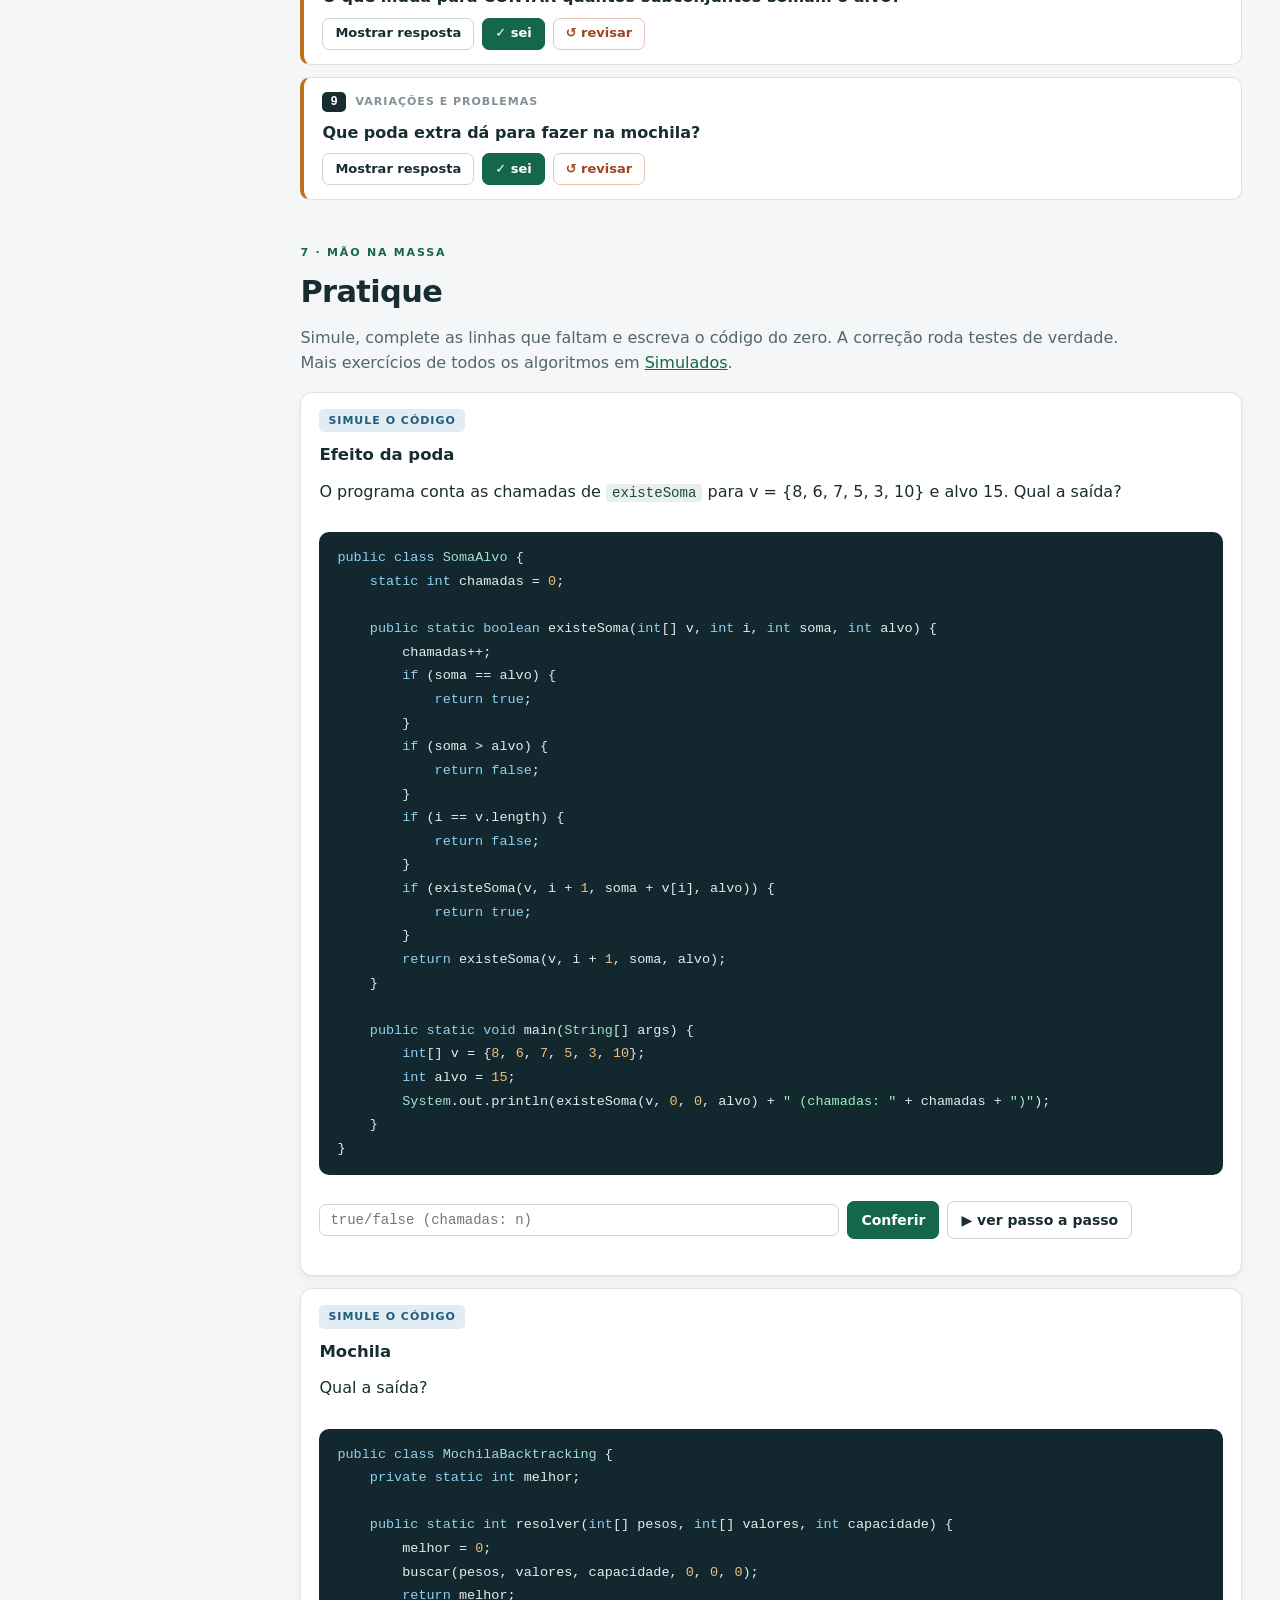
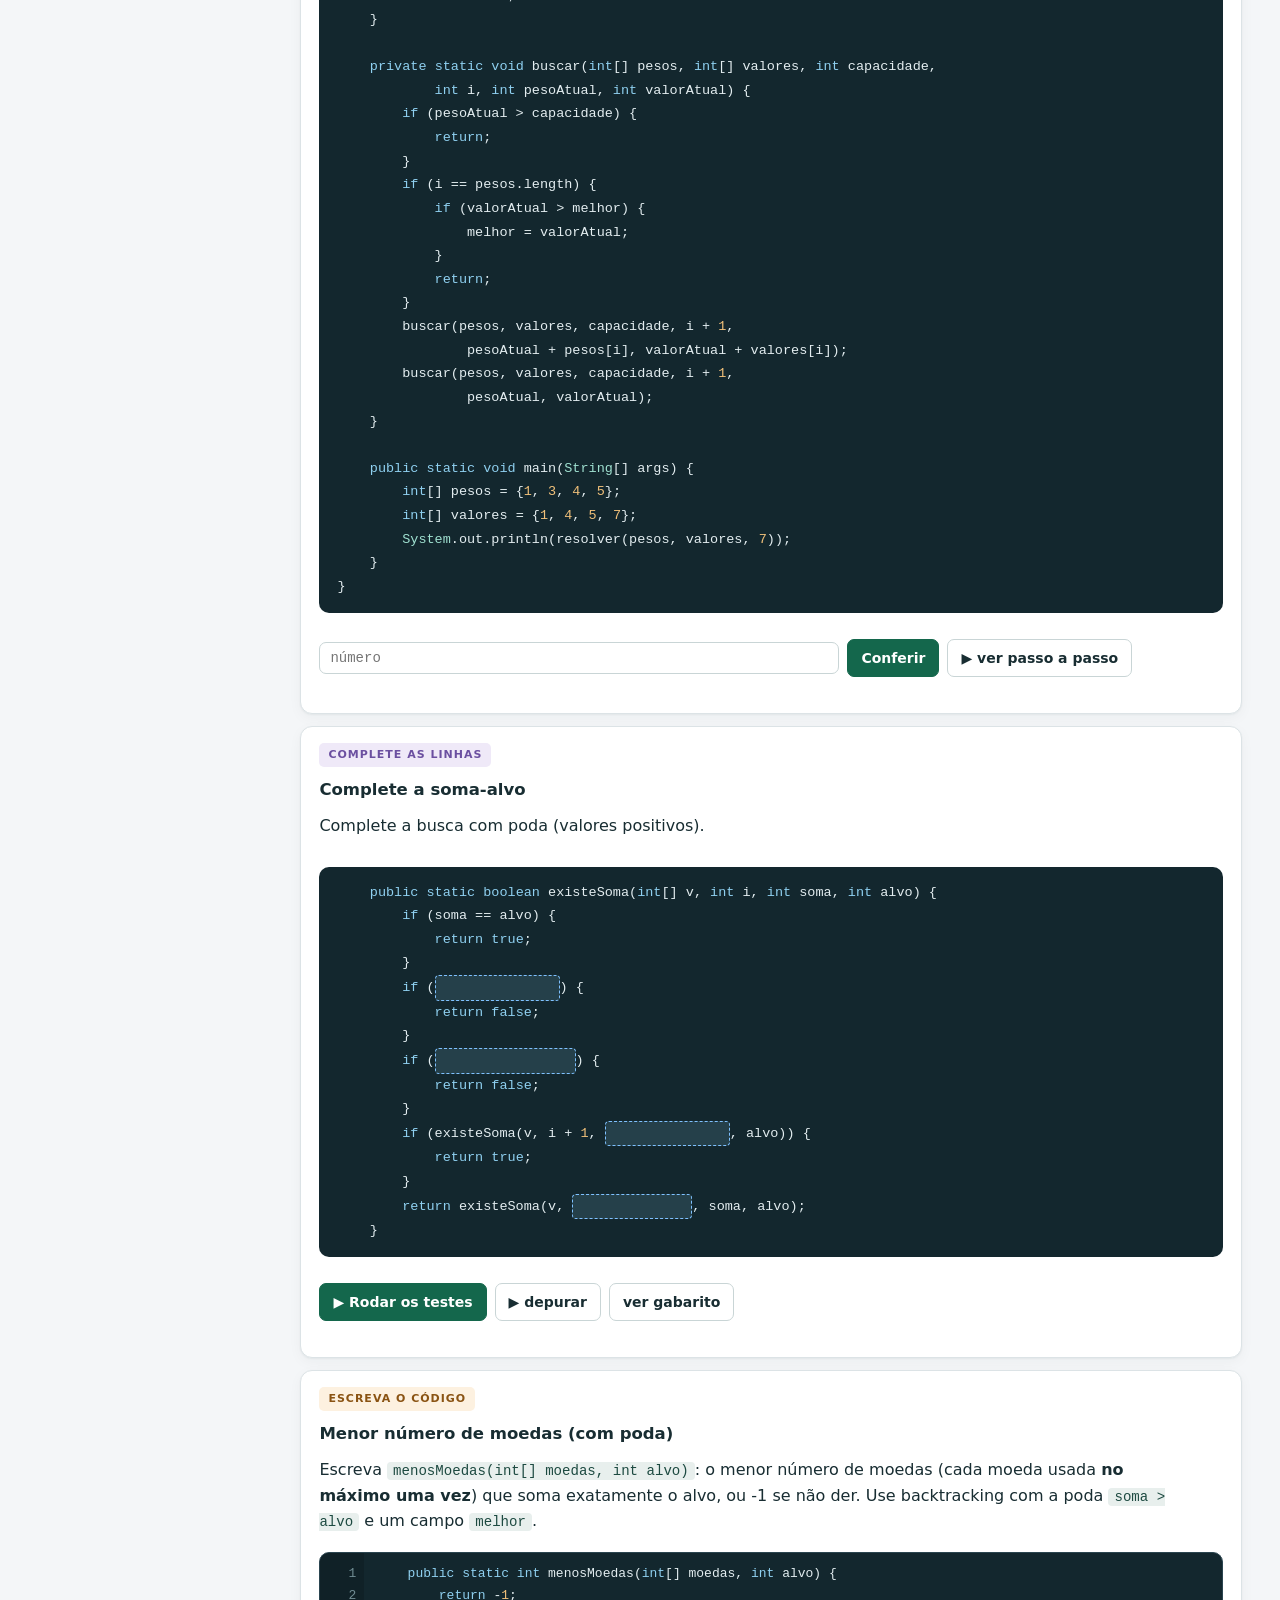
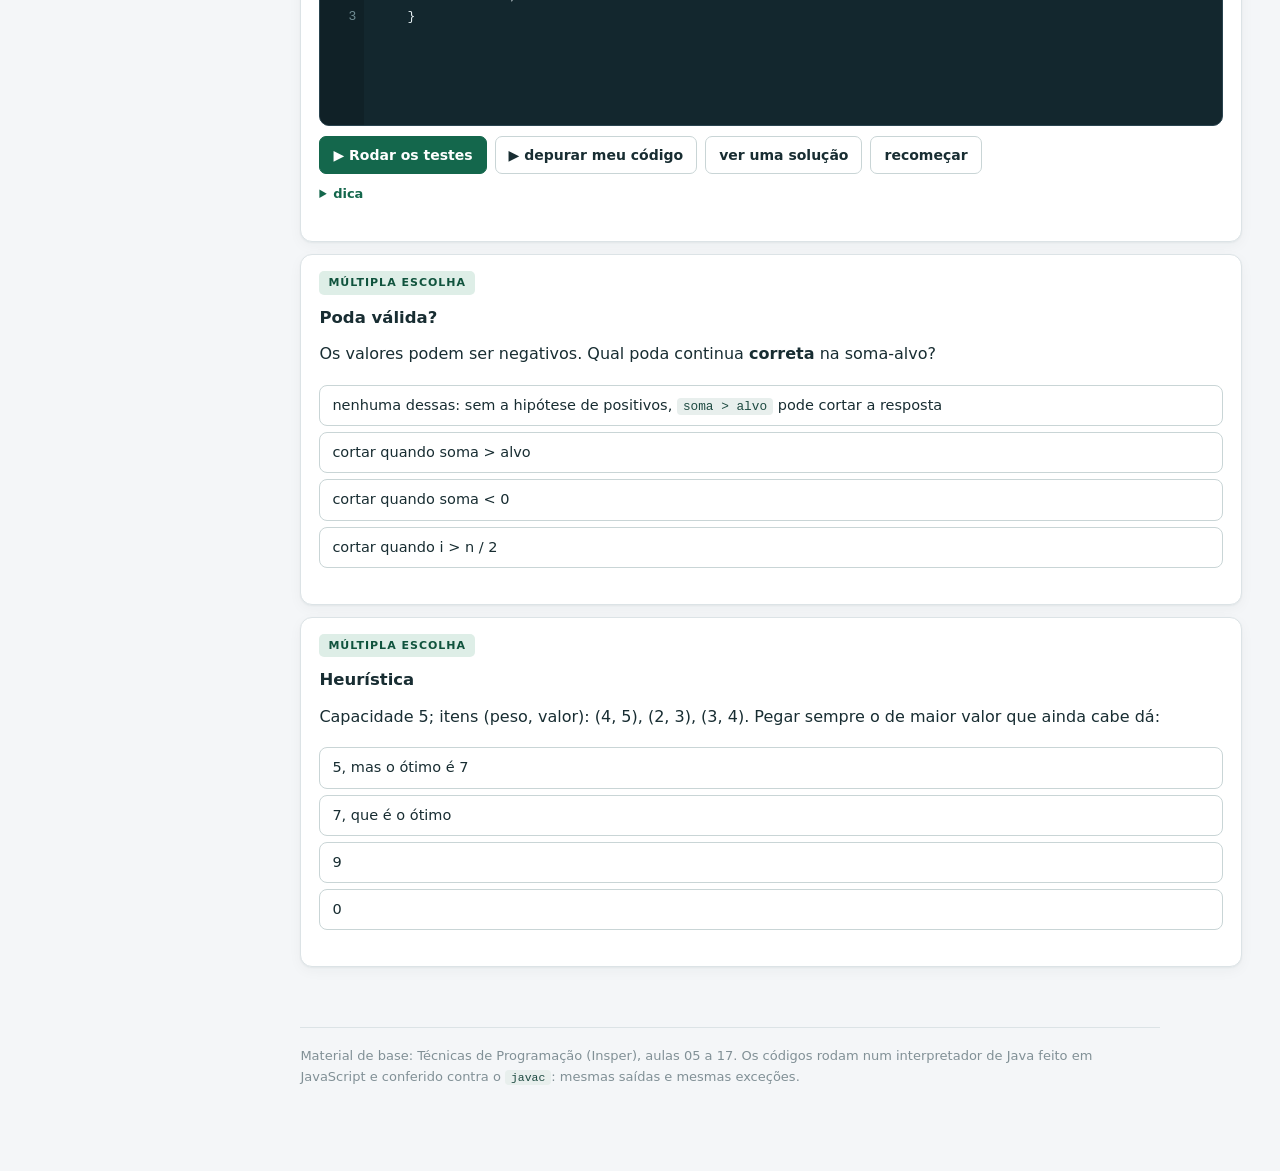
<file: algoritmos/backtracking-restricoes.html>
<!doctype html>
<html lang="pt-BR">
<head>
<meta charset="utf-8">
<meta name="viewport" content="width=device-width, initial-scale=1">
<title>Backtracking com poda · Algoritmos em movimento</title>
<meta name="description" content="Soma-alvo e mochila 0/1: cortar os ramos que não podem dar certo.">
<link rel="icon" href="data:image/svg+xml,%3Csvg xmlns='http://www.w3.org/2000/svg' viewBox='0 0 32 32'%3E%3Crect width='32' height='32' rx='8' fill='%23112c2a'/%3E%3Ctext x='16' y='22' font-family='monospace' font-size='15' font-weight='700' fill='%2397efbd' text-anchor='middle'%3E%7B%20%7D%3C/text%3E%3C/svg%3E">
<link rel="stylesheet" href="../css/guia.css">
</head>
<body data-pagina="algoritmo" data-algo="backtracking-restricoes" data-base="../">
<noscript><p style="padding:20px">Este guia precisa de JavaScript: os algoritmos rodam no navegador.</p></noscript>
<script src="../js/java.js"></script>
<script src="../js/util.js"></script>
<script src="../js/viz.js"></script>
<script src="../js/depurador.js"></script>
<script src="../js/exercicios.js"></script>
<script src="../js/dados/indice.js"></script>
<script src="../js/dados/backtracking-restricoes.js"></script>
<script src="../js/pagina.js"></script>
</body>
</html>
</file>
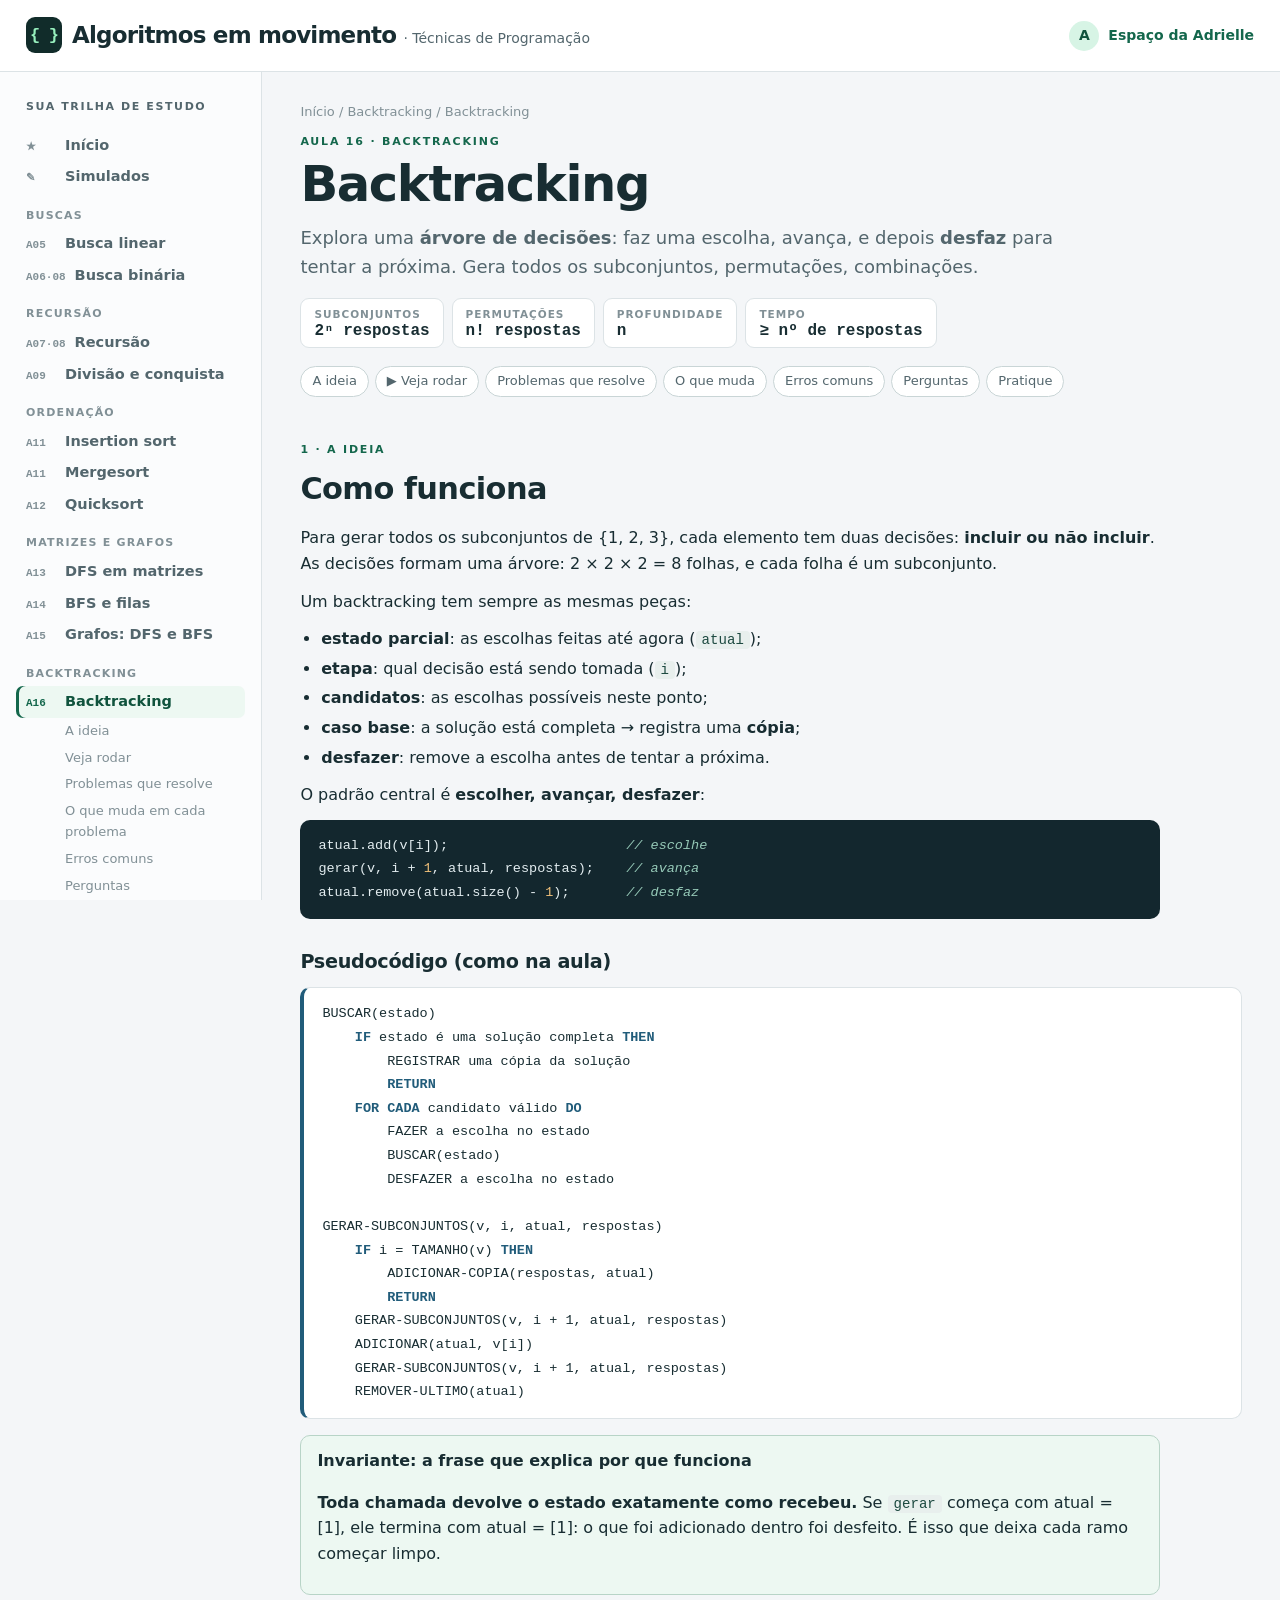
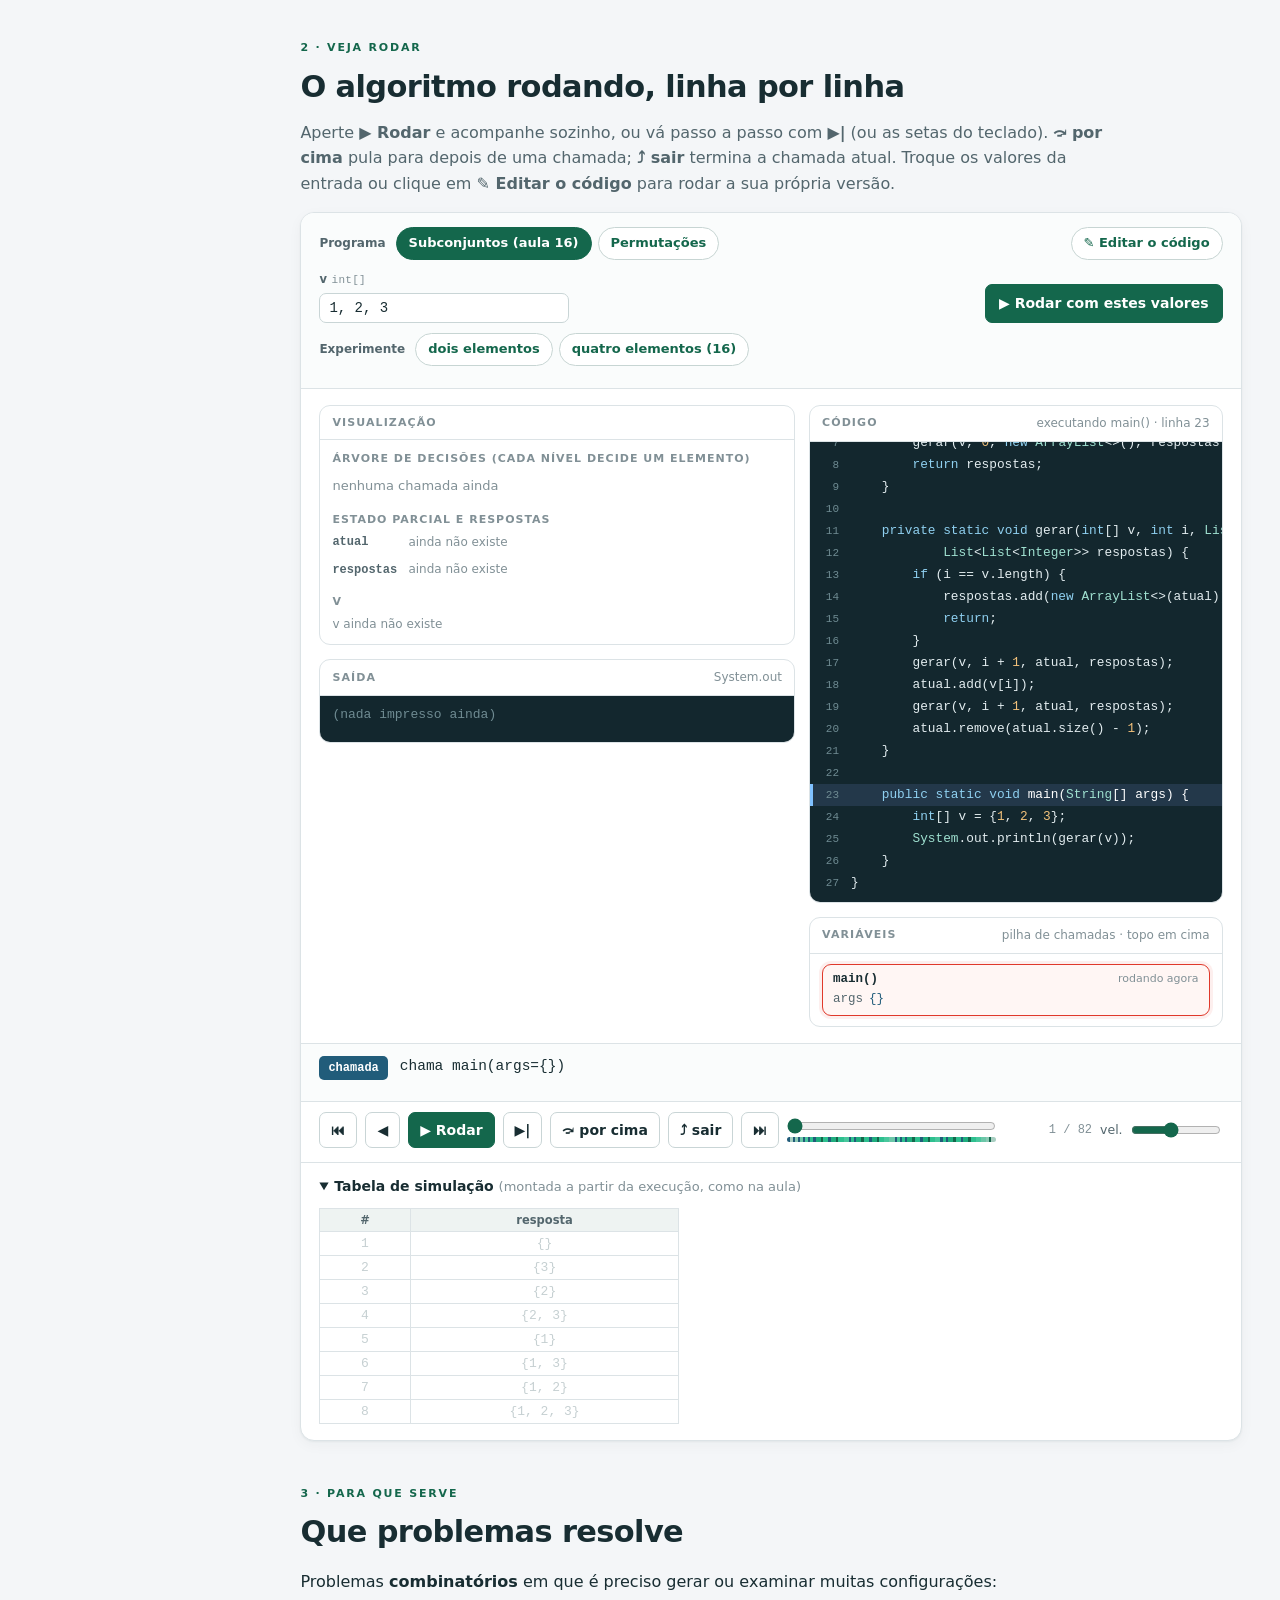
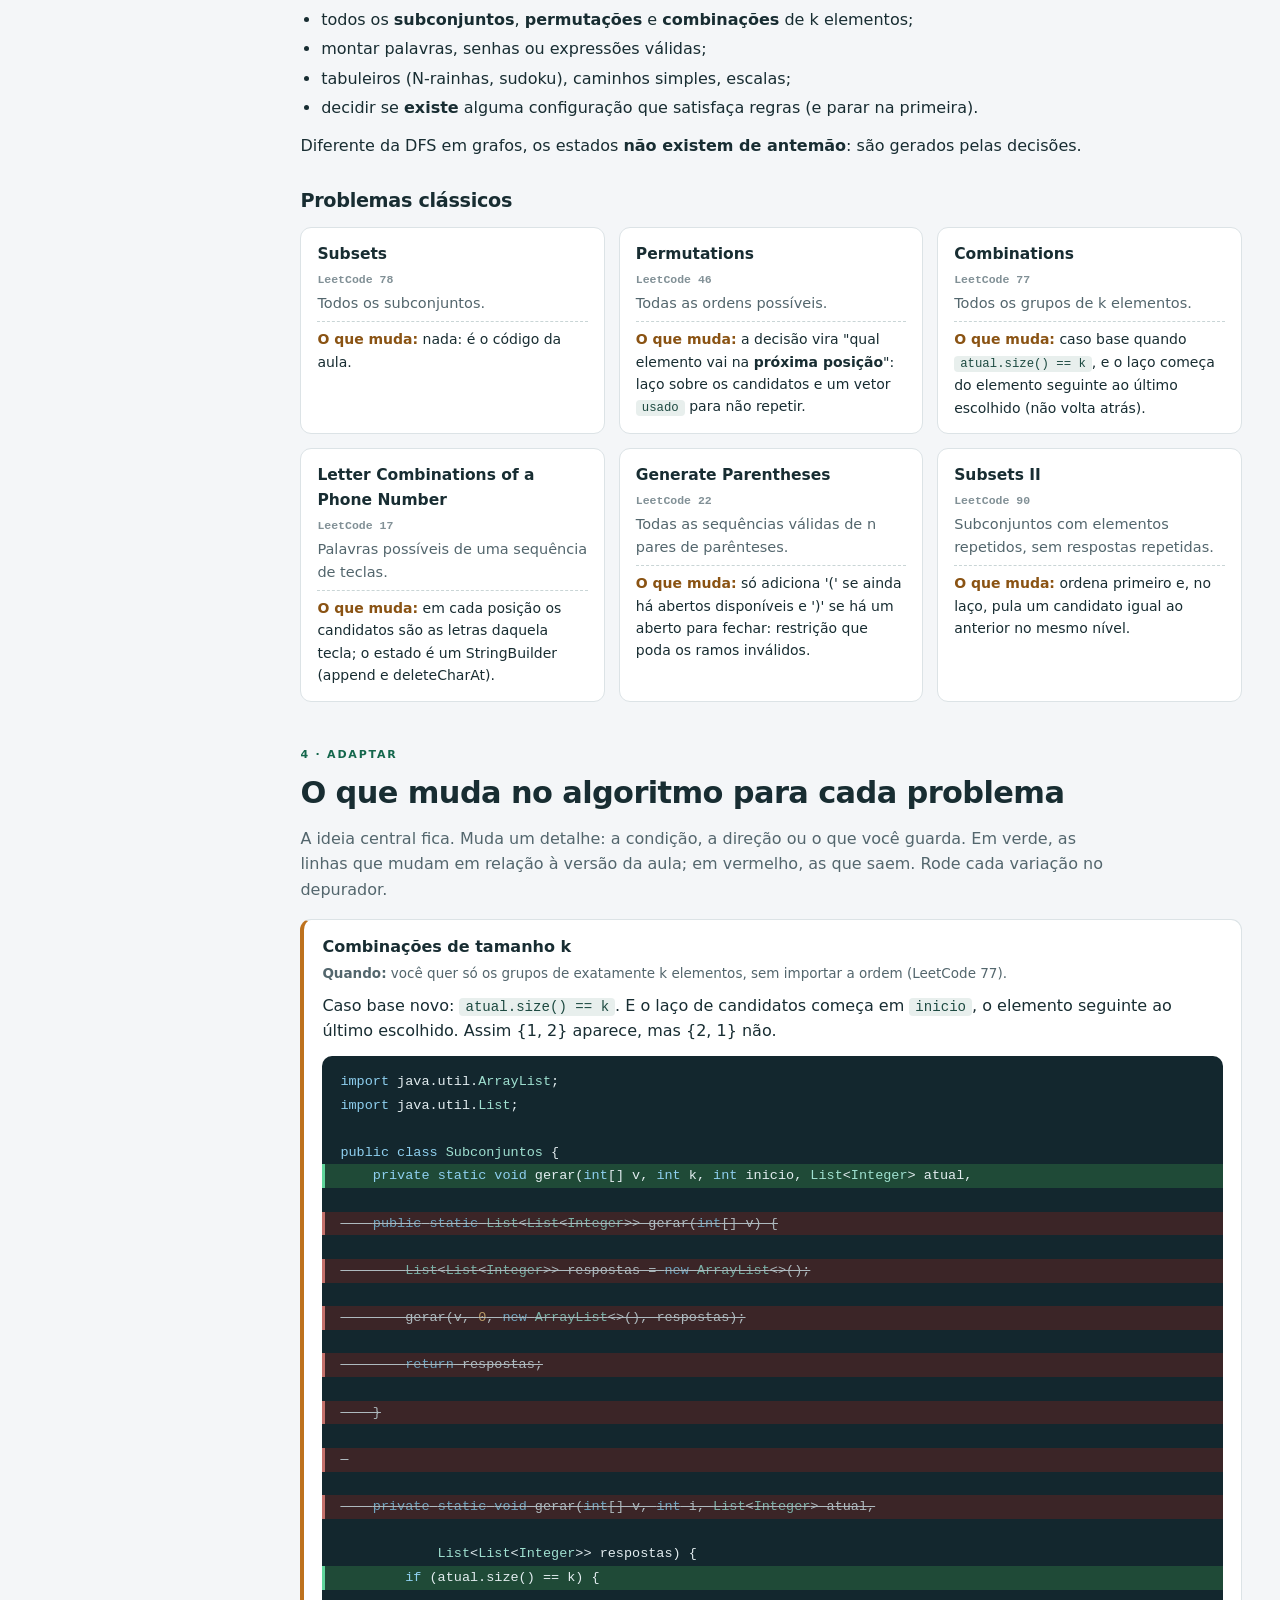
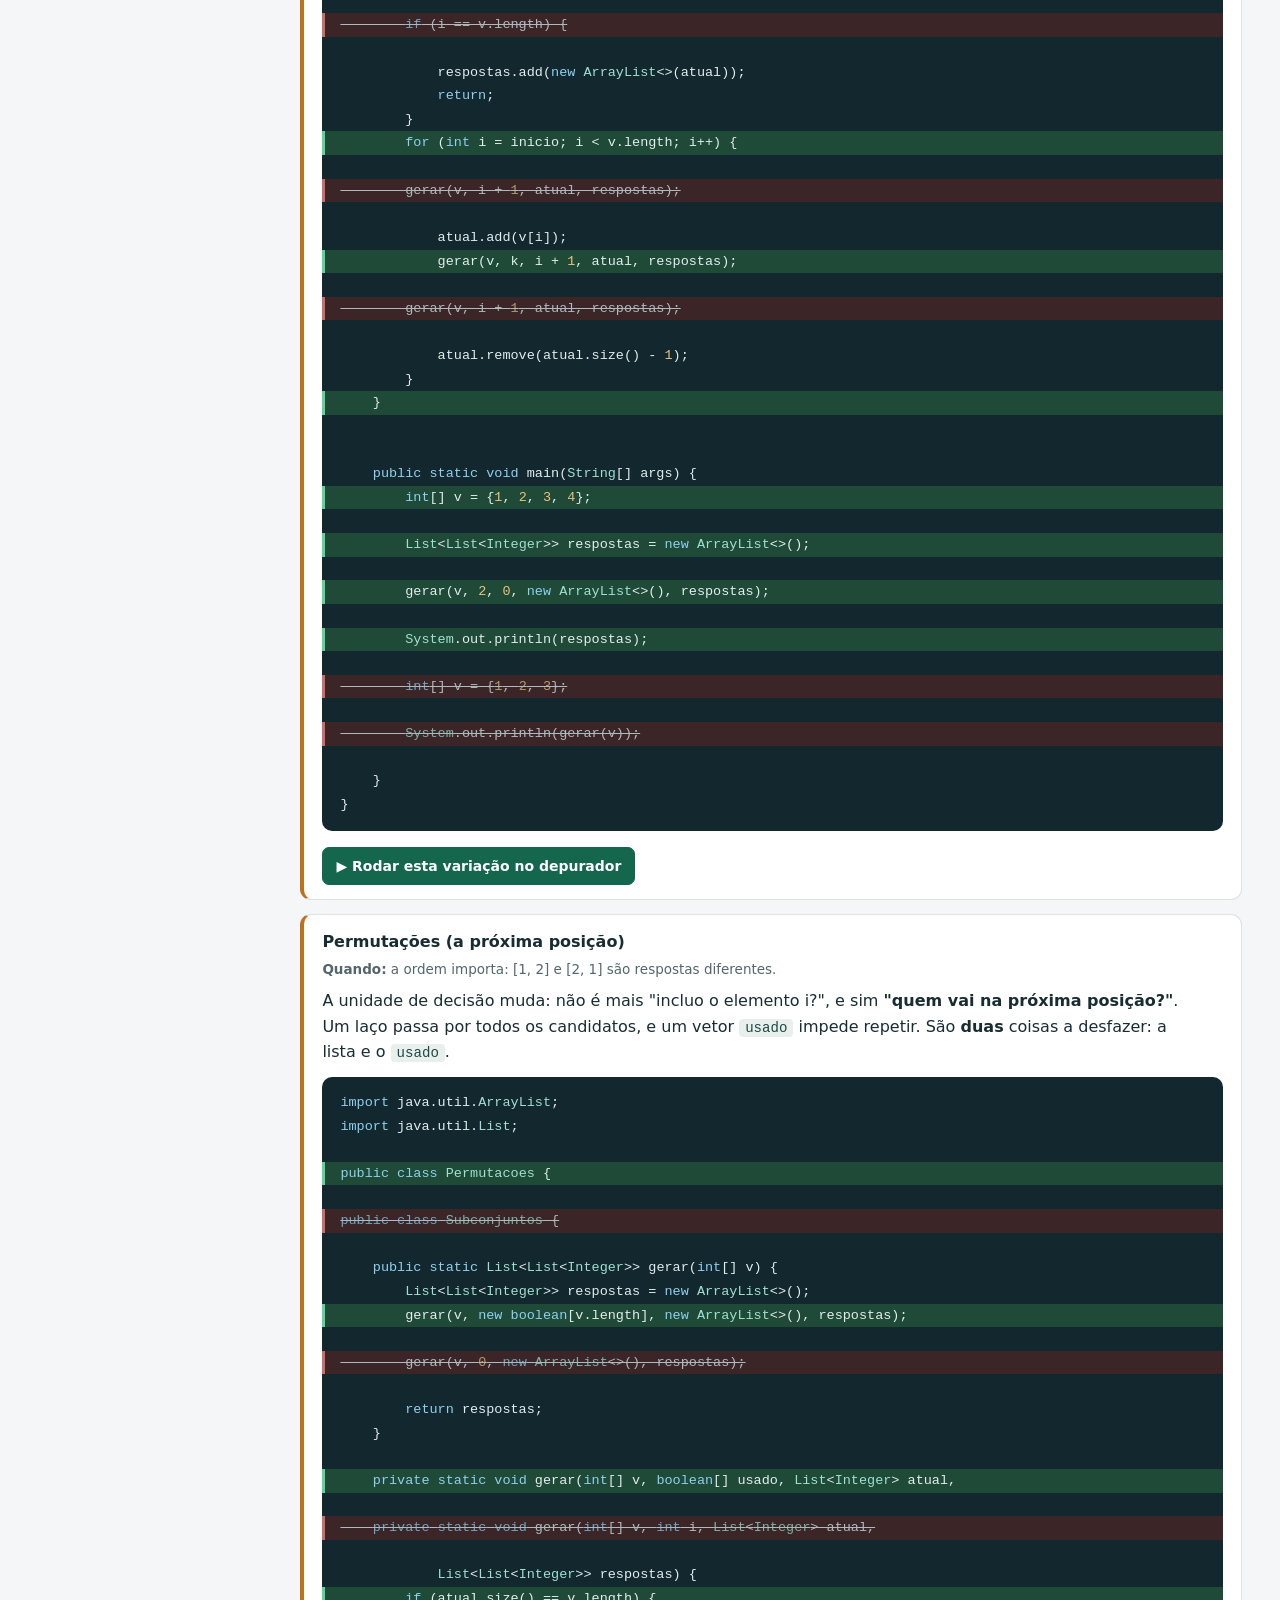
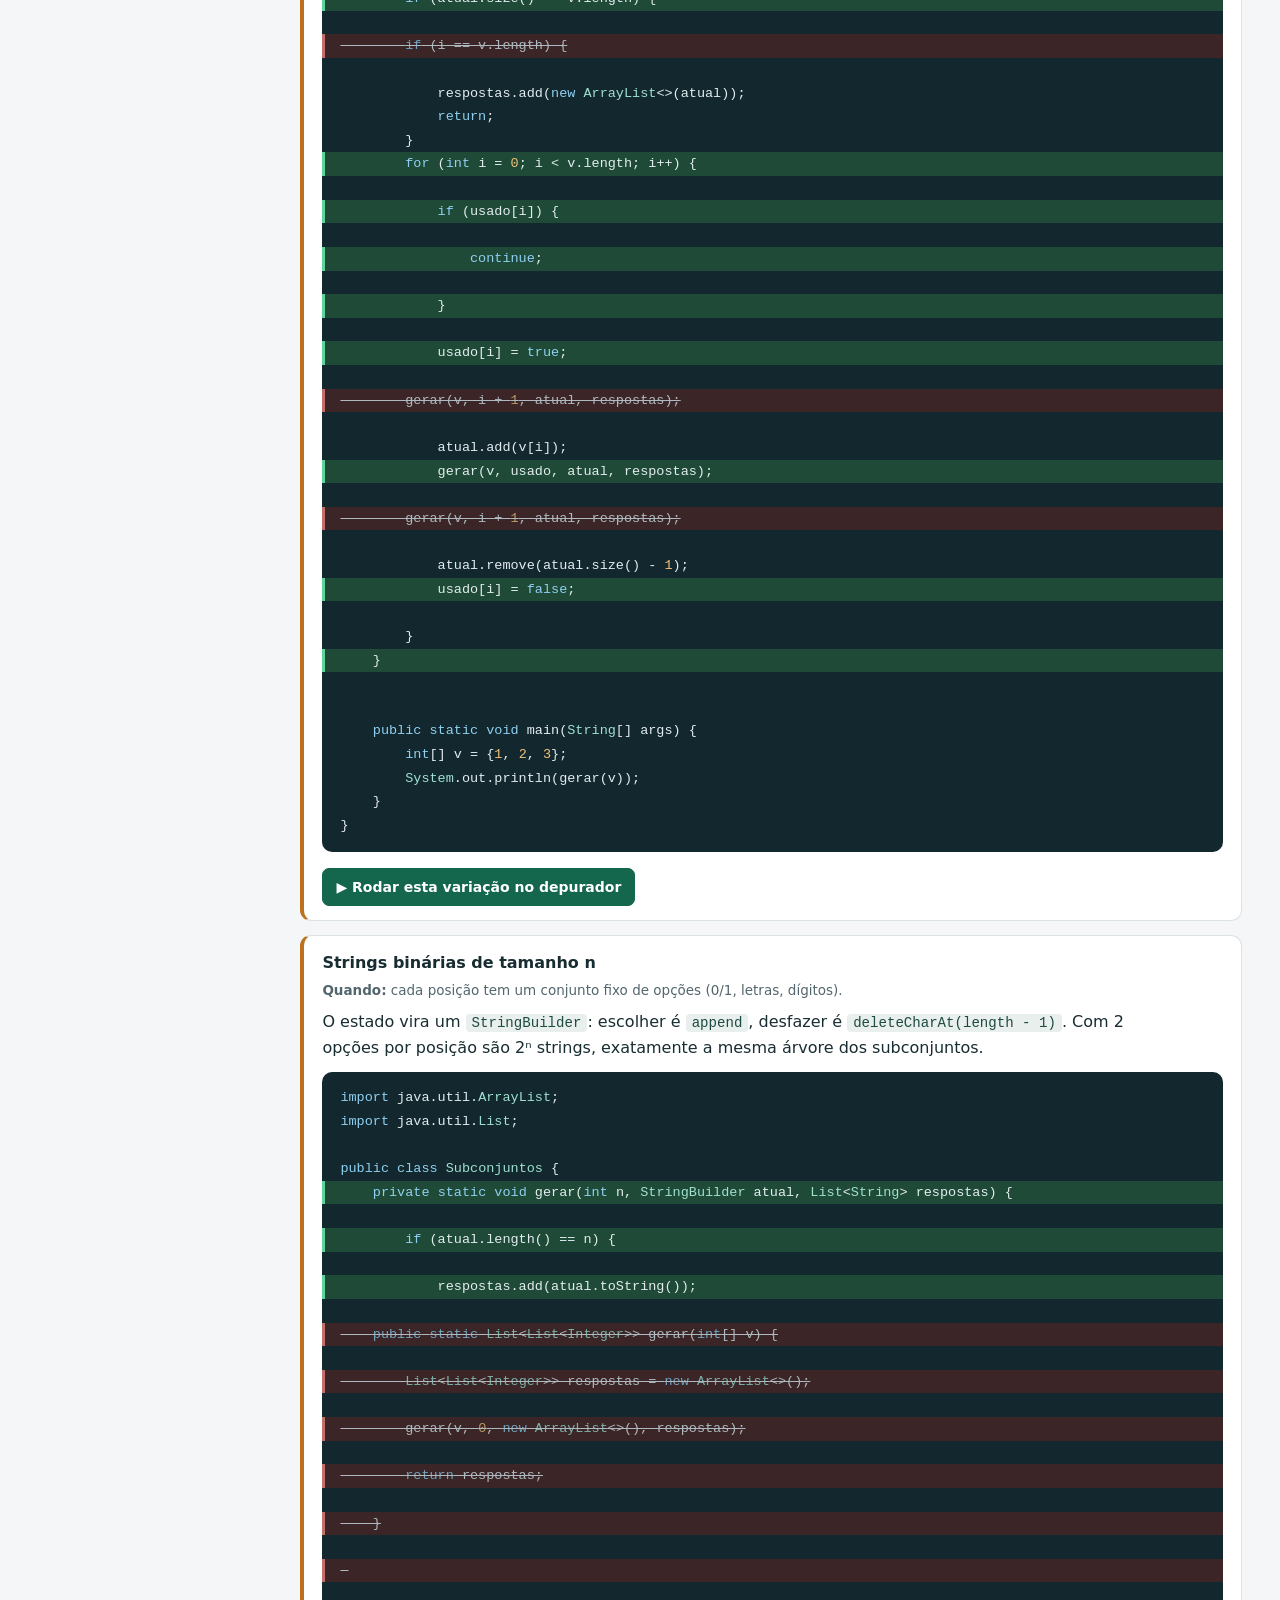
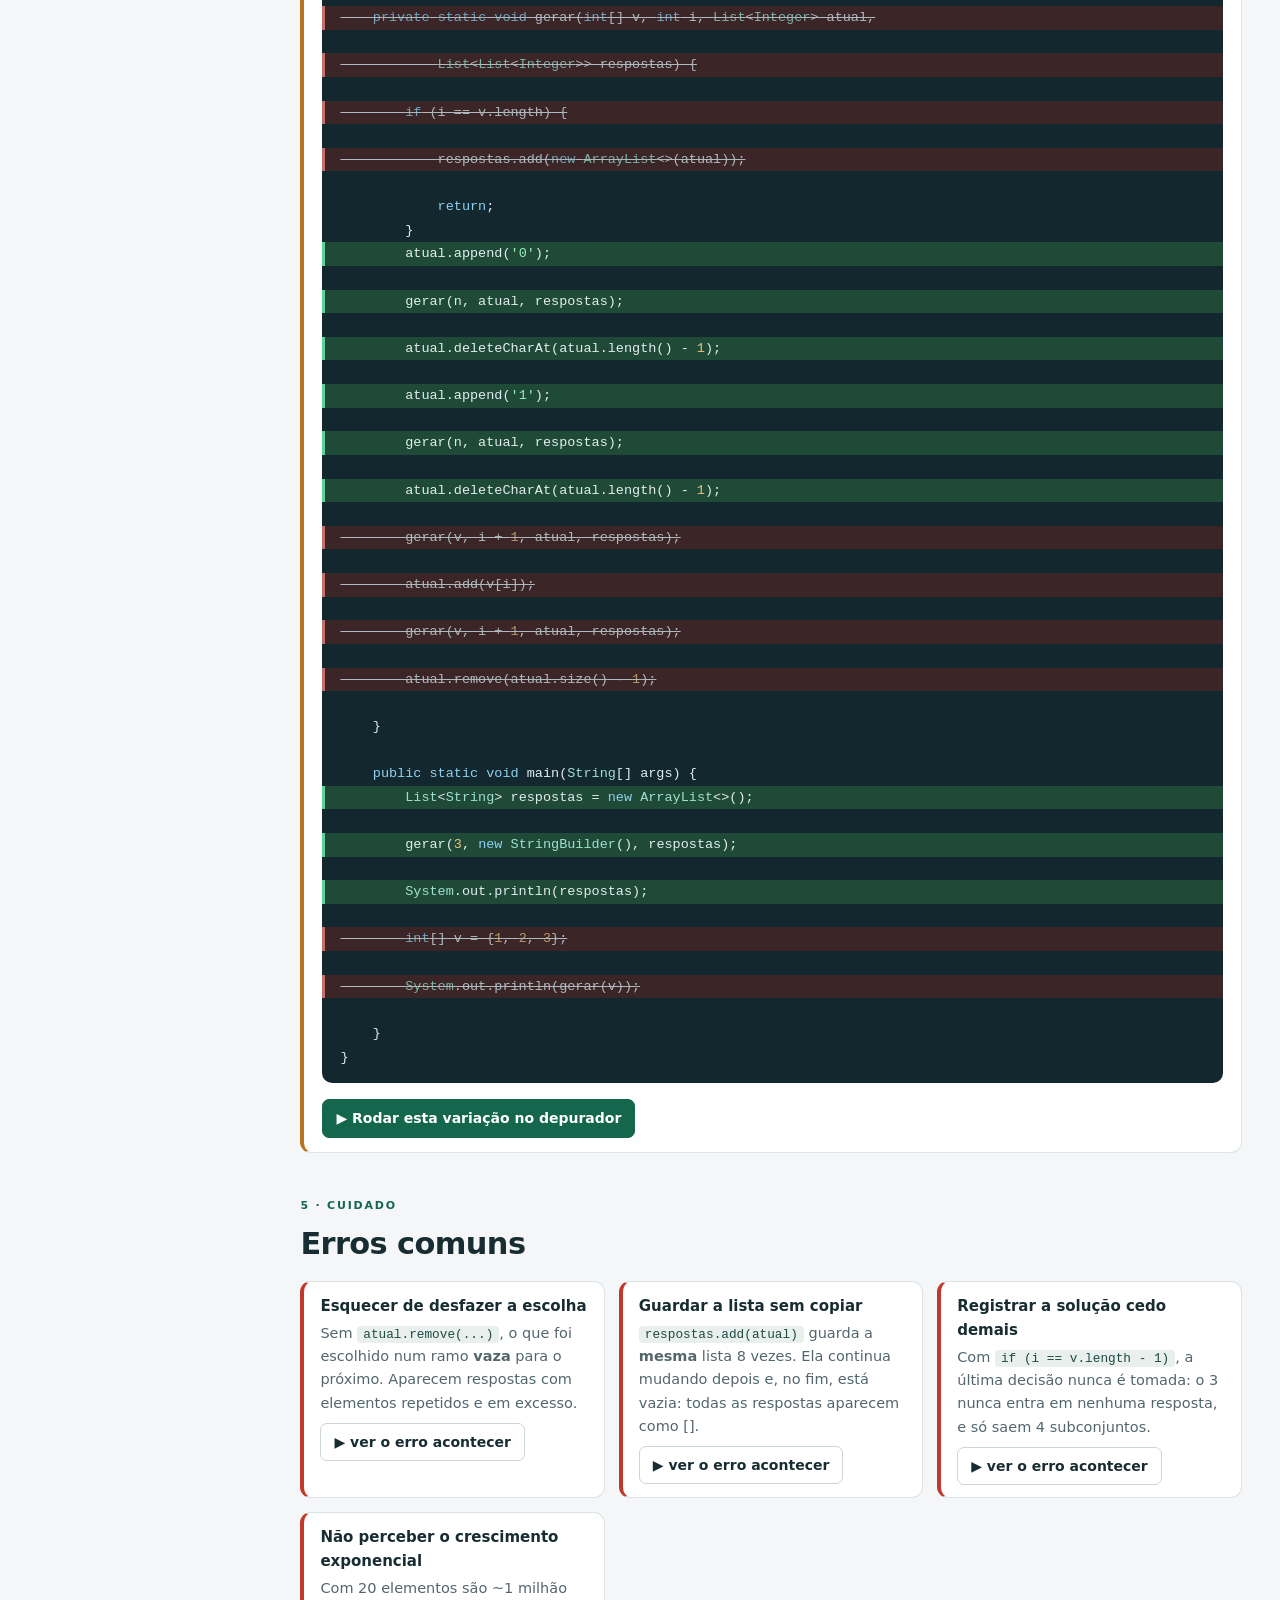
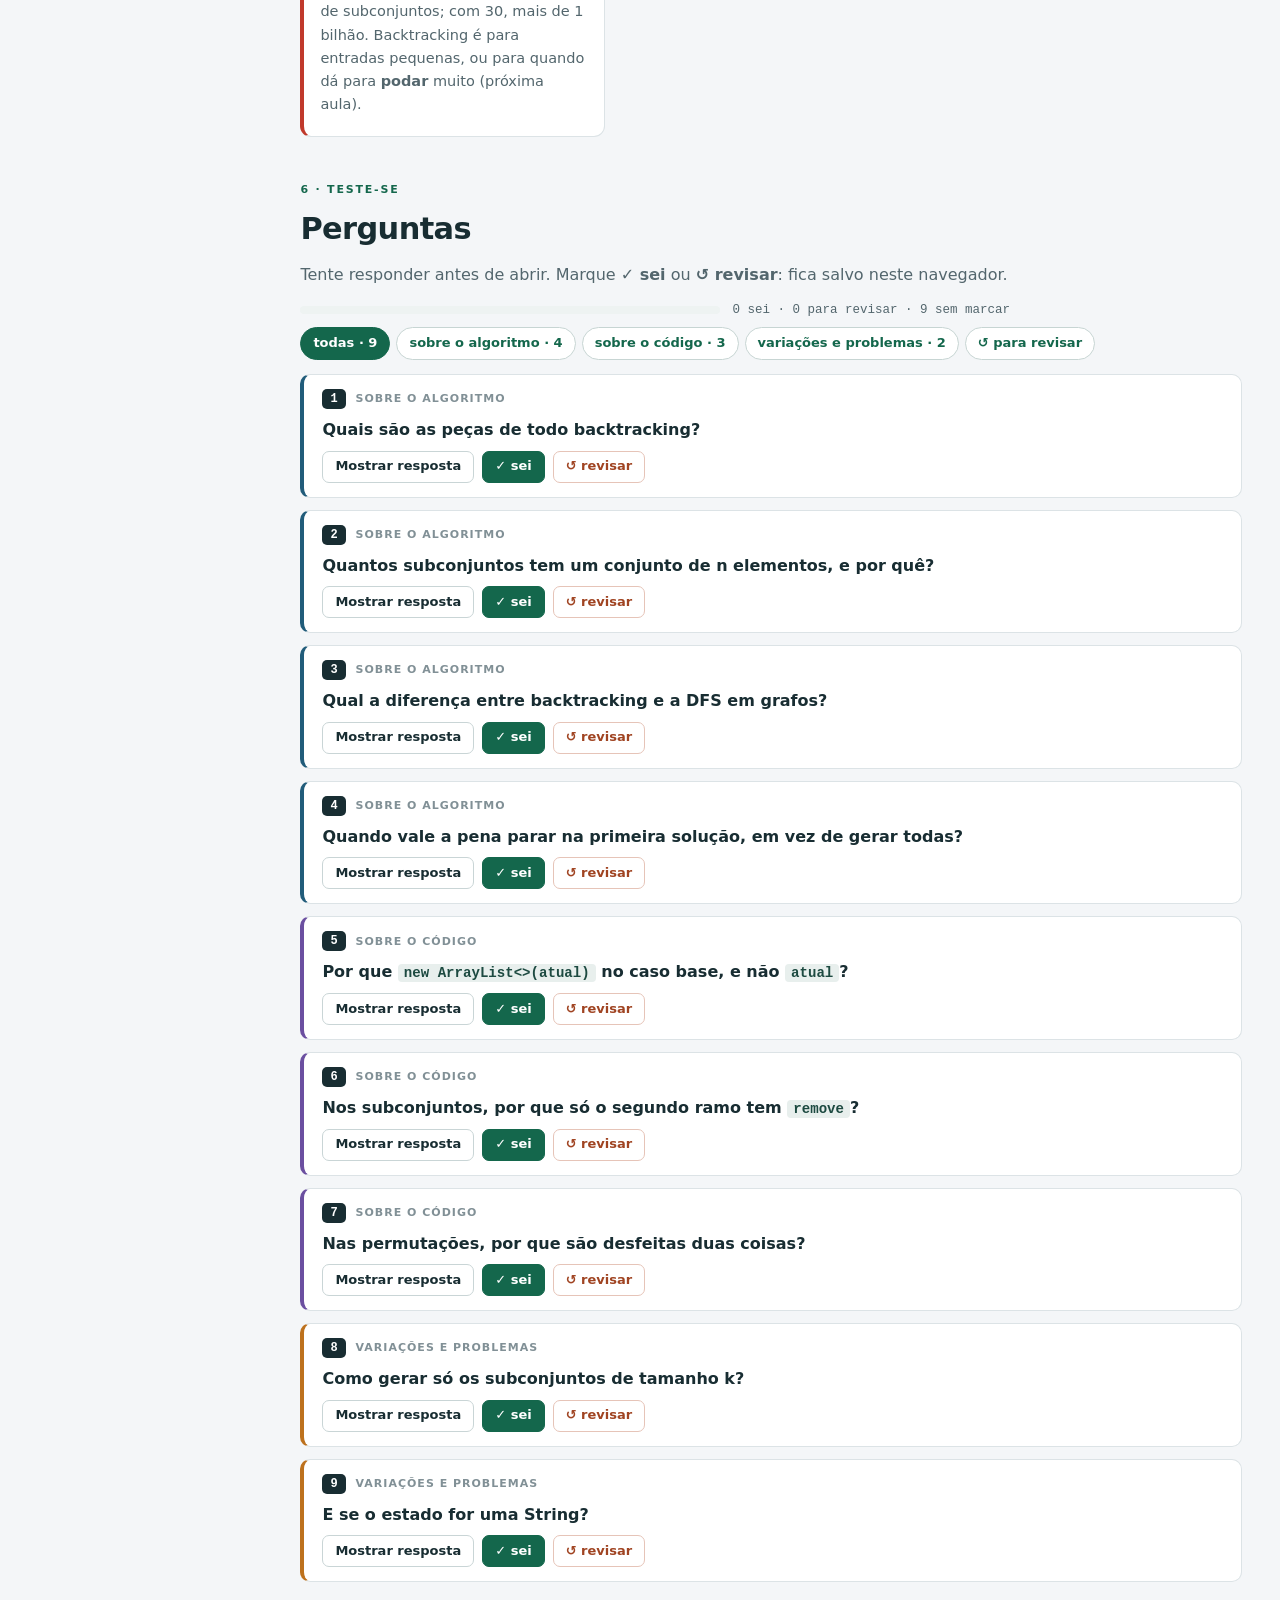
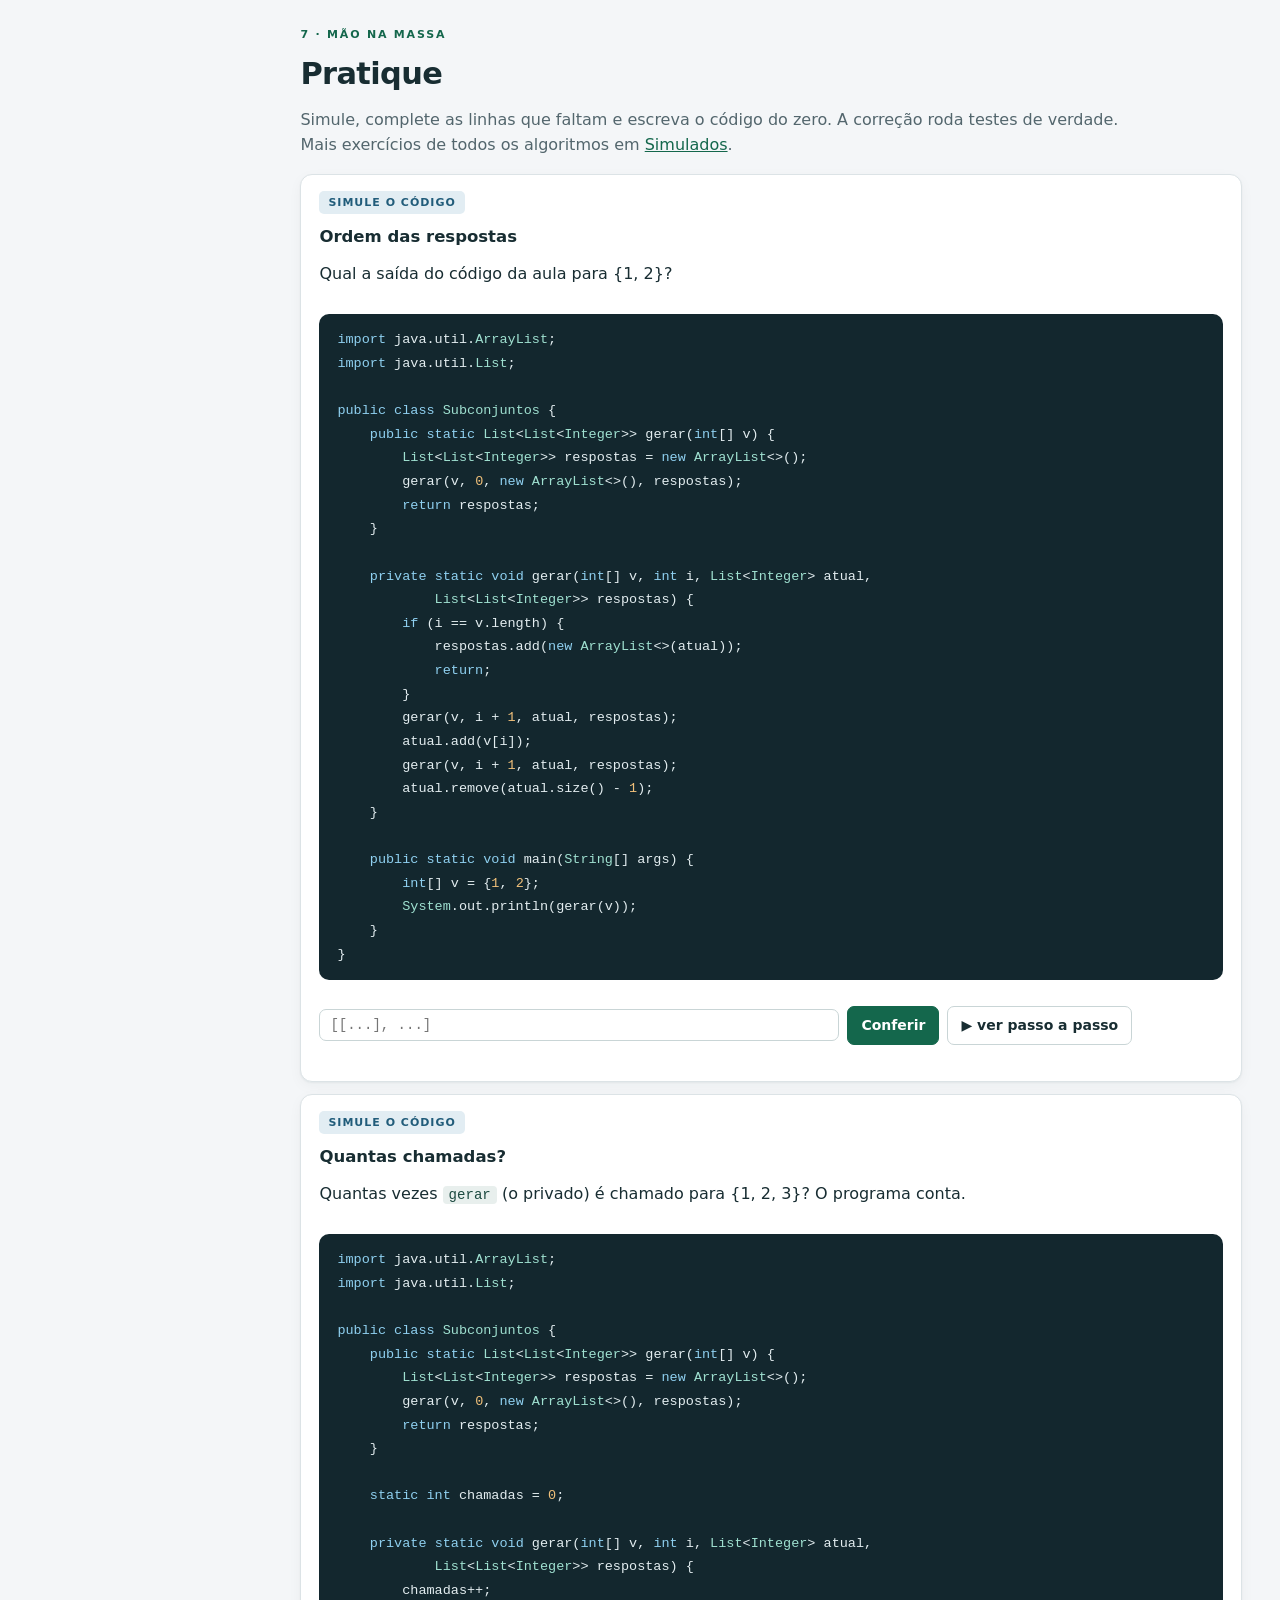
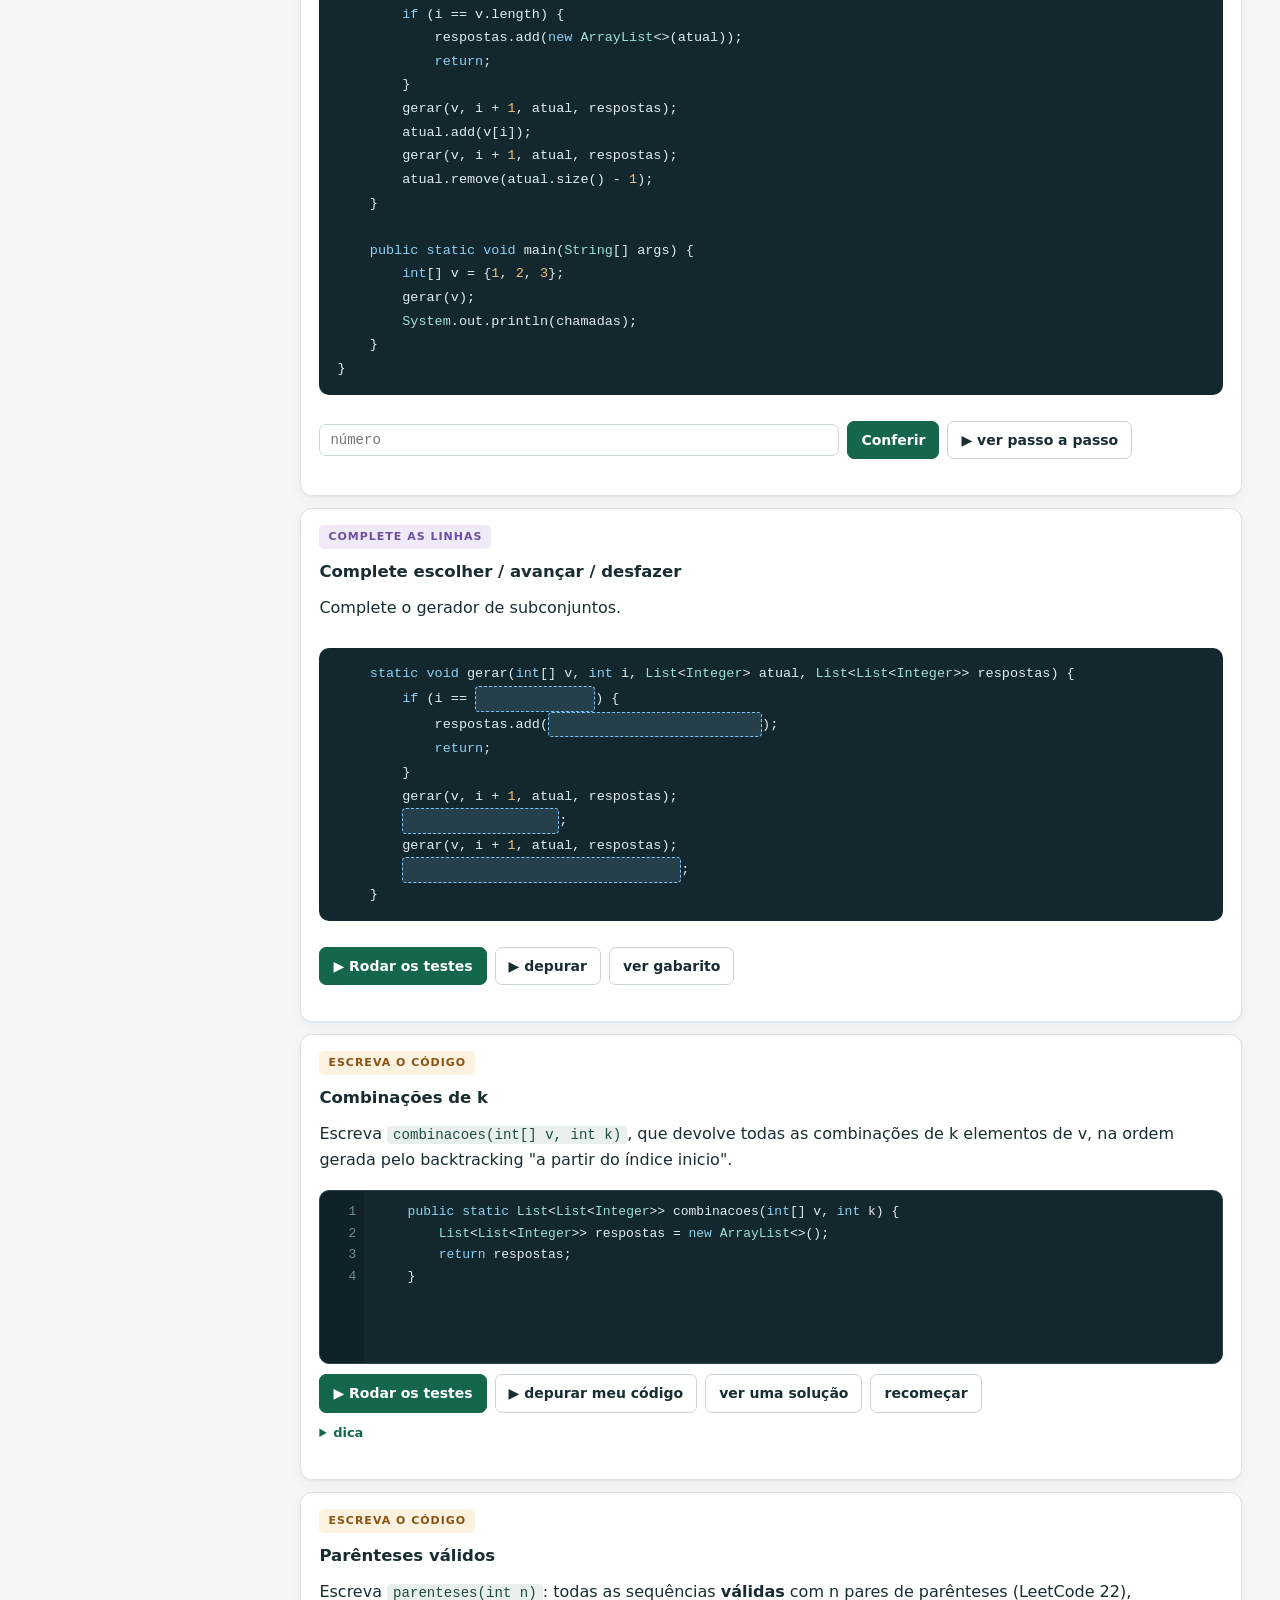
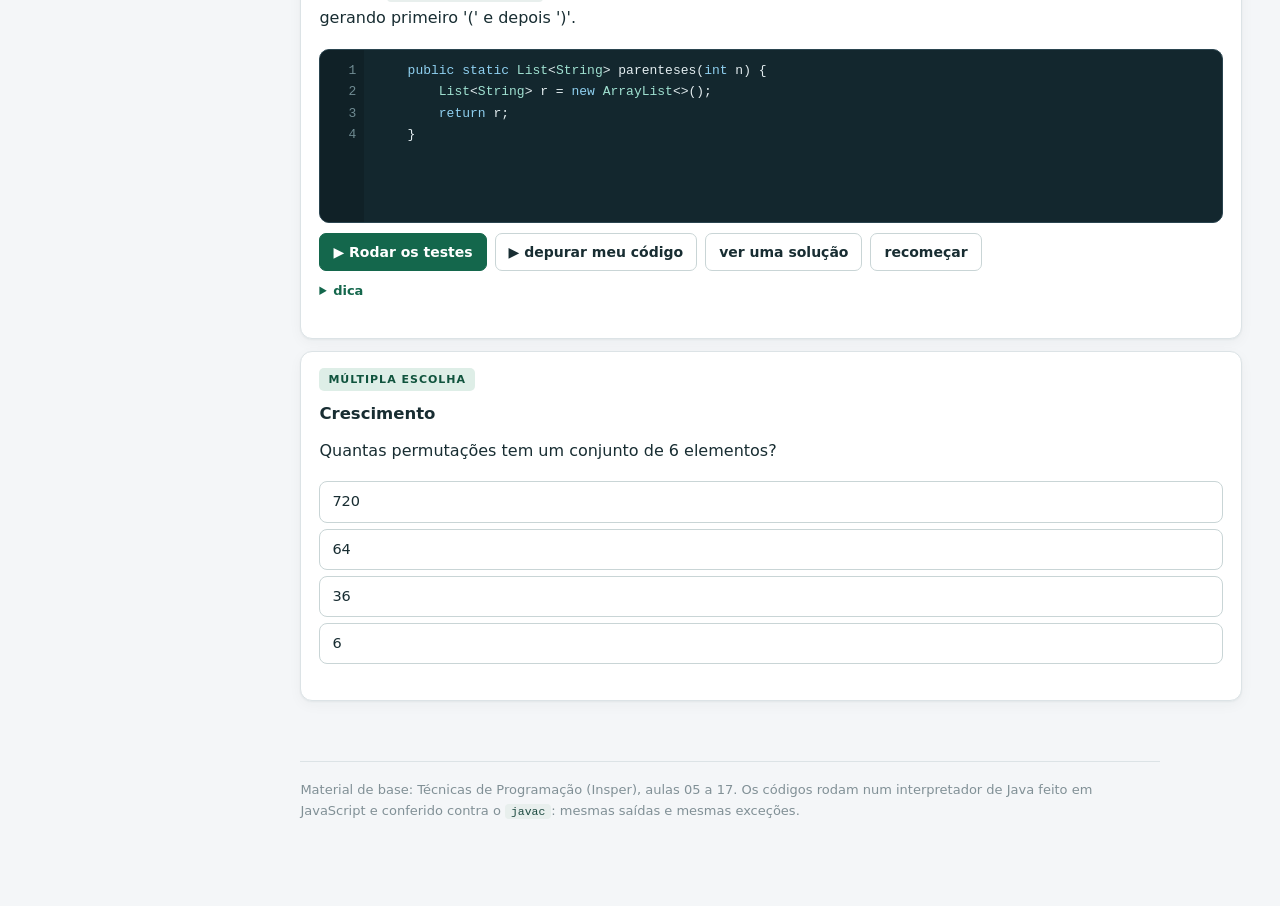
<file: algoritmos/backtracking.html>
<!doctype html>
<html lang="pt-BR">
<head>
<meta charset="utf-8">
<meta name="viewport" content="width=device-width, initial-scale=1">
<title>Backtracking · Algoritmos em movimento</title>
<meta name="description" content="Escolher, avançar e desfazer: gerar todos os subconjuntos e permutações.">
<link rel="icon" href="data:image/svg+xml,%3Csvg xmlns='http://www.w3.org/2000/svg' viewBox='0 0 32 32'%3E%3Crect width='32' height='32' rx='8' fill='%23112c2a'/%3E%3Ctext x='16' y='22' font-family='monospace' font-size='15' font-weight='700' fill='%2397efbd' text-anchor='middle'%3E%7B%20%7D%3C/text%3E%3C/svg%3E">
<link rel="stylesheet" href="../css/guia.css">
</head>
<body data-pagina="algoritmo" data-algo="backtracking" data-base="../">
<noscript><p style="padding:20px">Este guia precisa de JavaScript: os algoritmos rodam no navegador.</p></noscript>
<script src="../js/java.js"></script>
<script src="../js/util.js"></script>
<script src="../js/viz.js"></script>
<script src="../js/depurador.js"></script>
<script src="../js/exercicios.js"></script>
<script src="../js/dados/indice.js"></script>
<script src="../js/dados/backtracking.js"></script>
<script src="../js/pagina.js"></script>
</body>
</html>
</file>
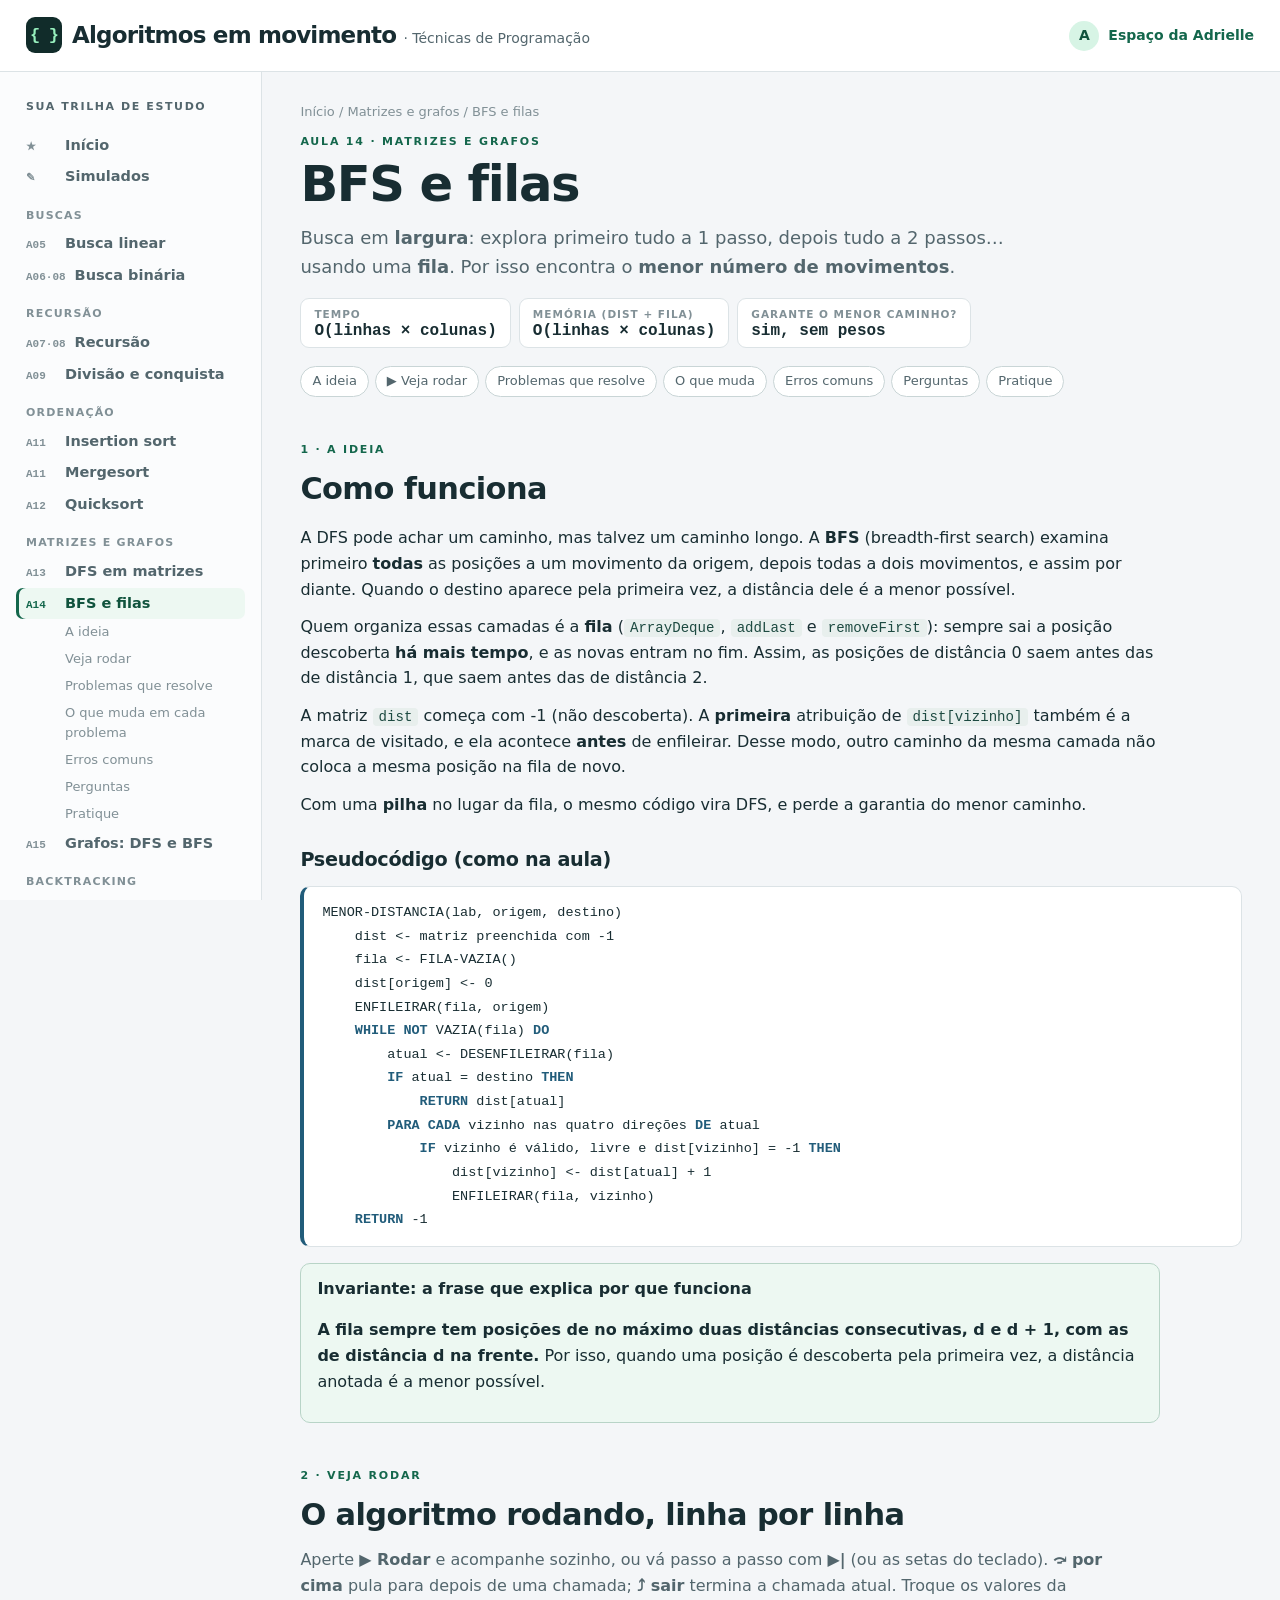
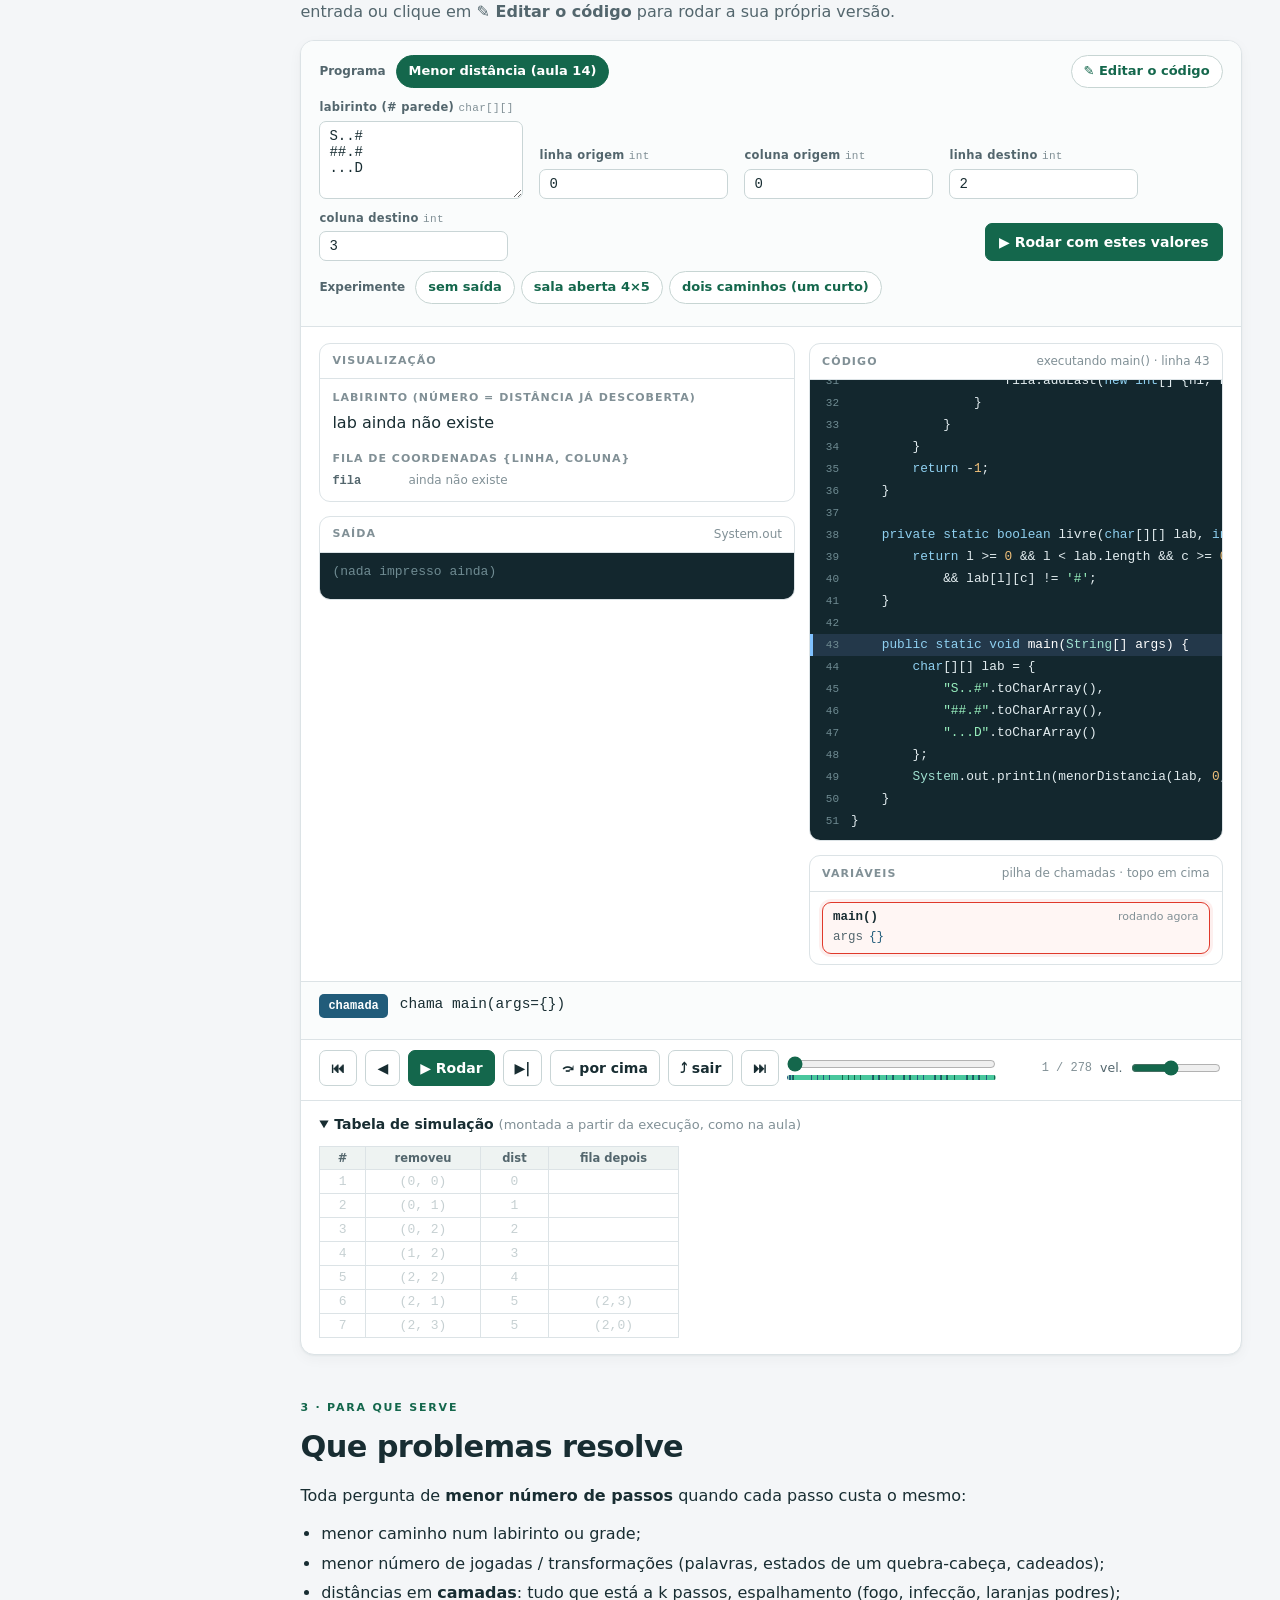
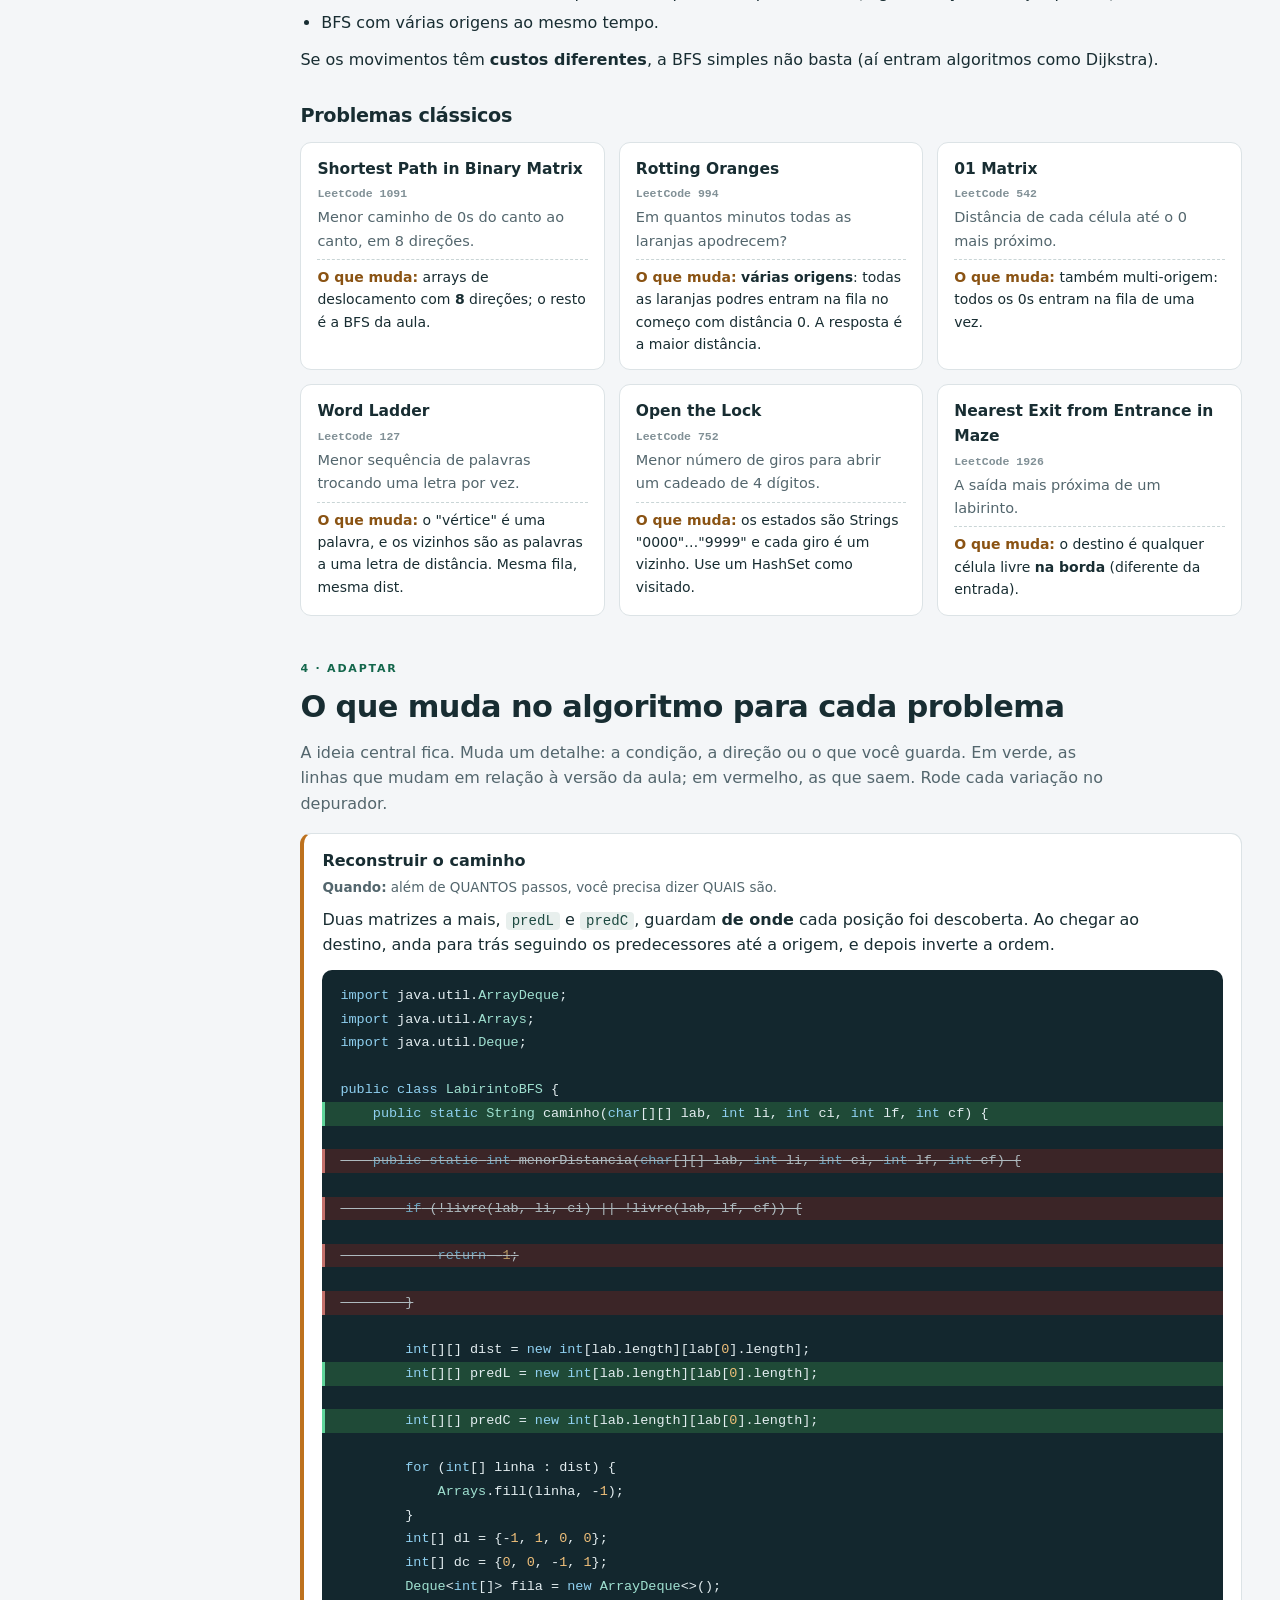
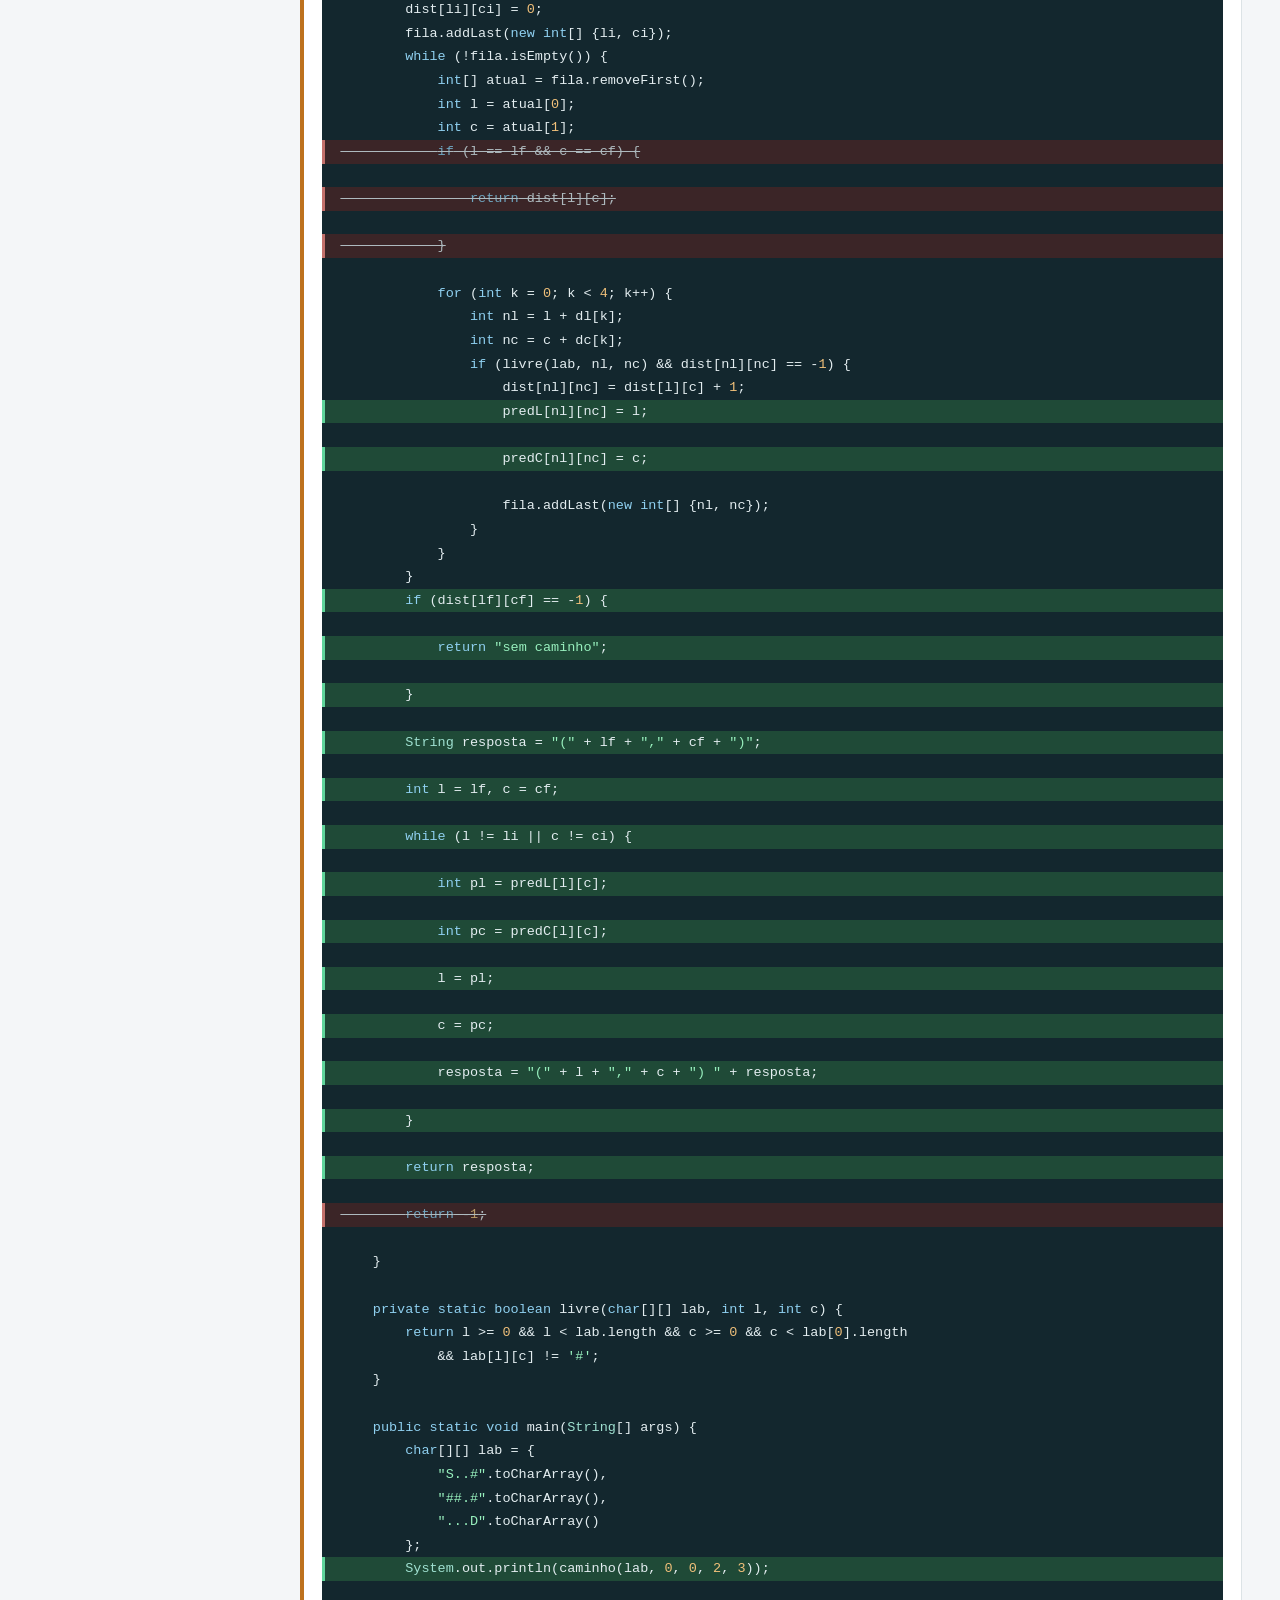
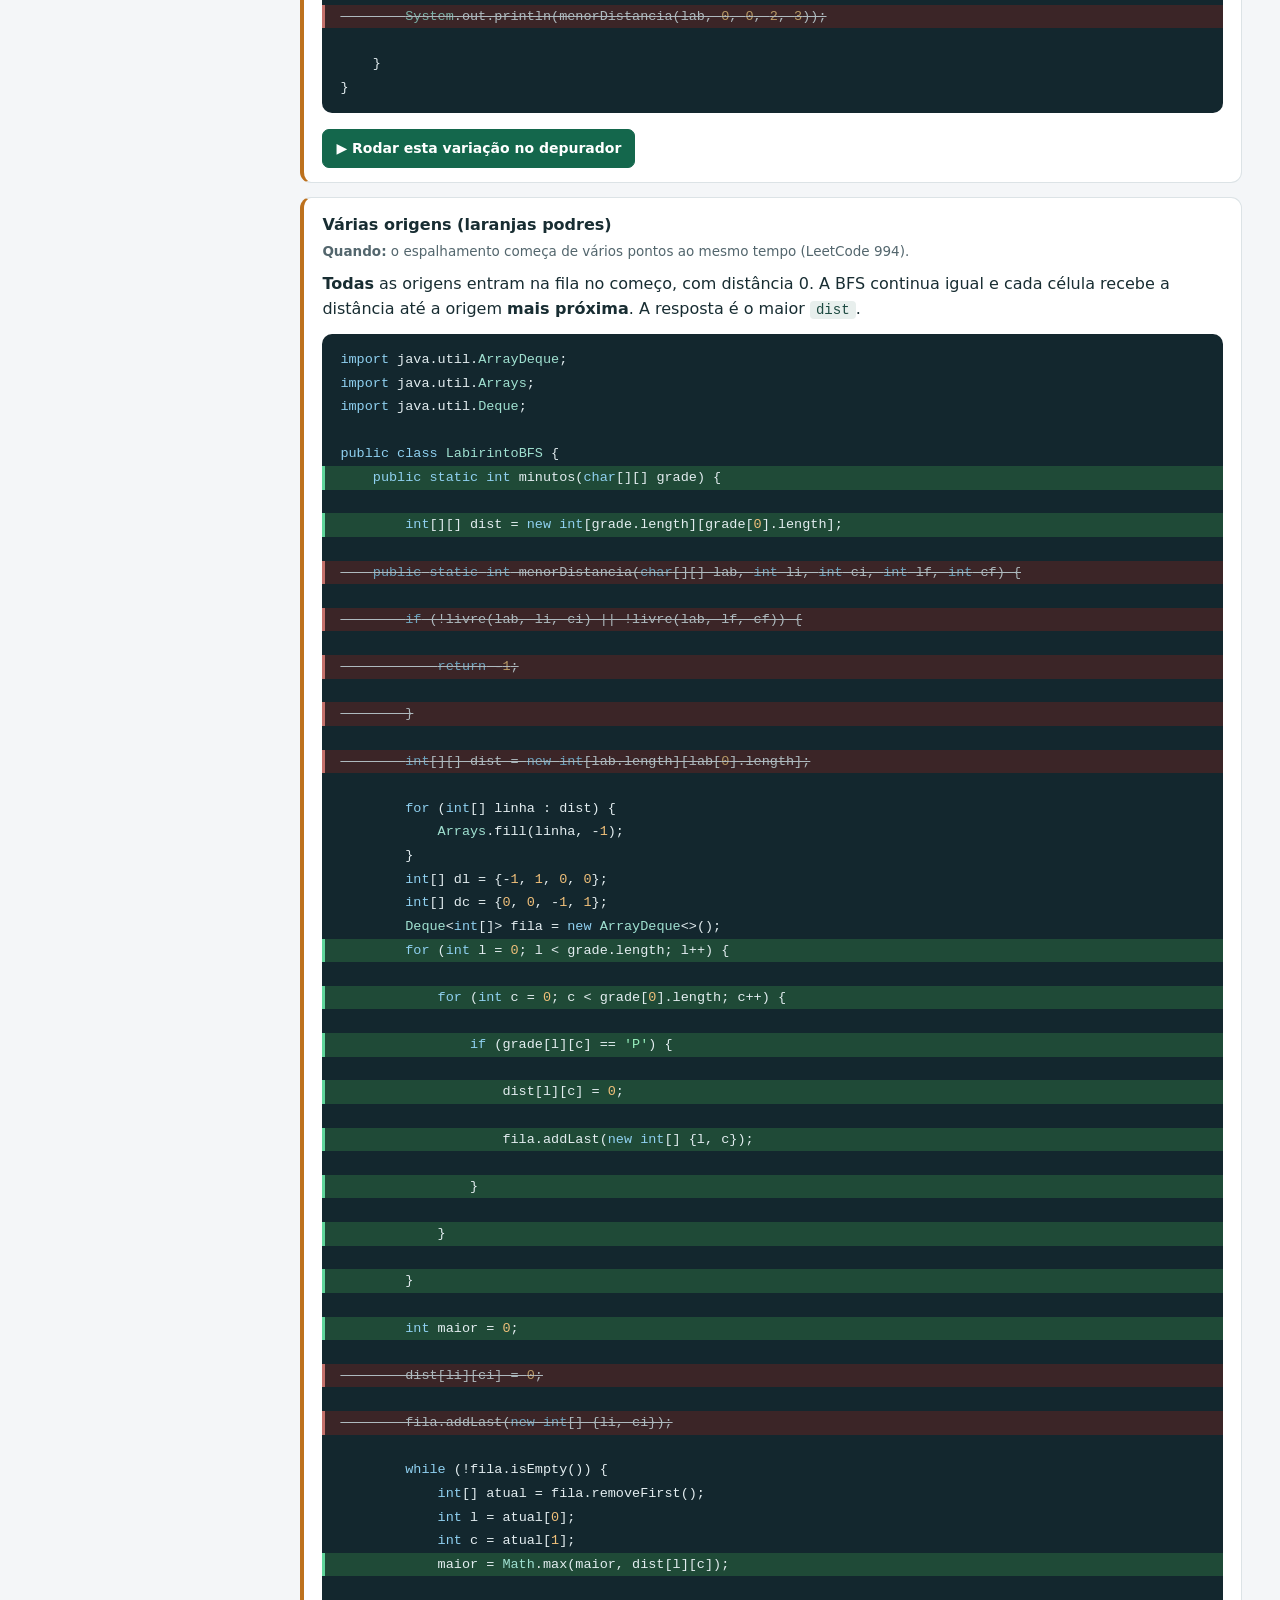
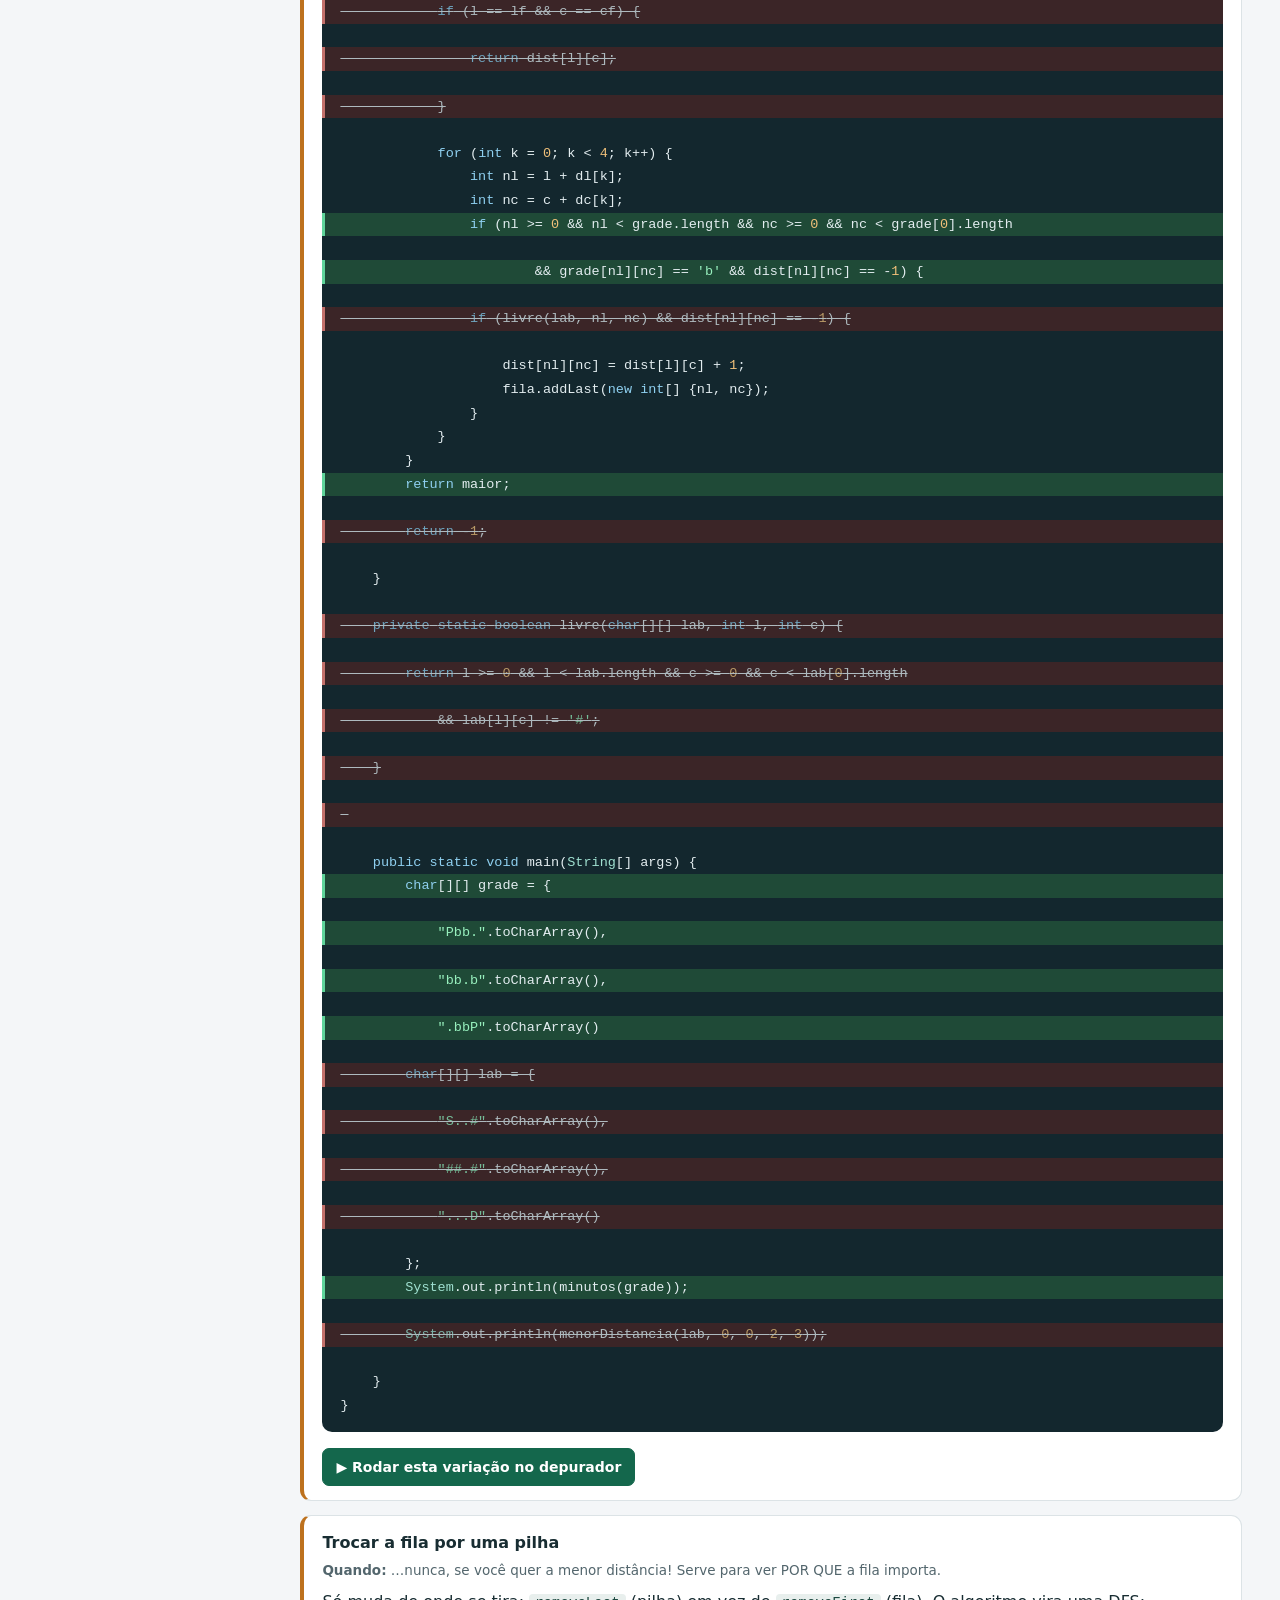
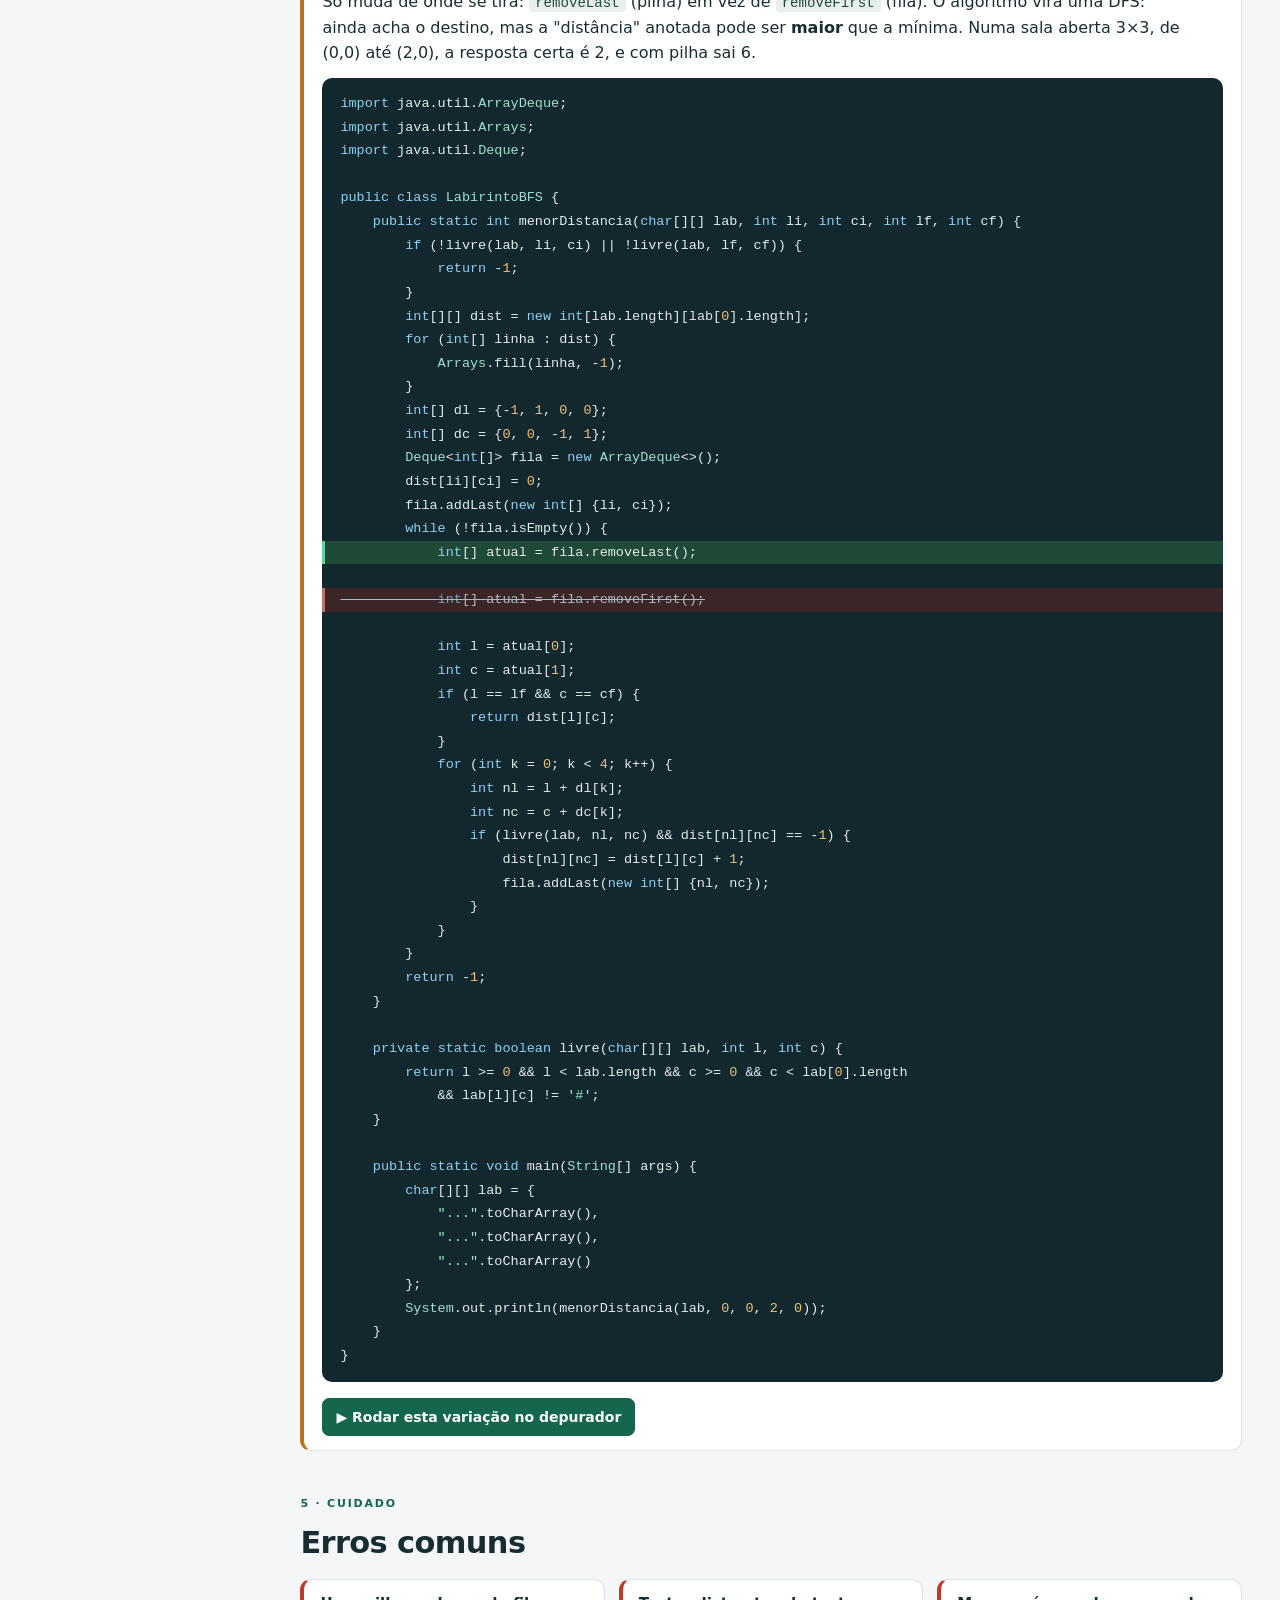
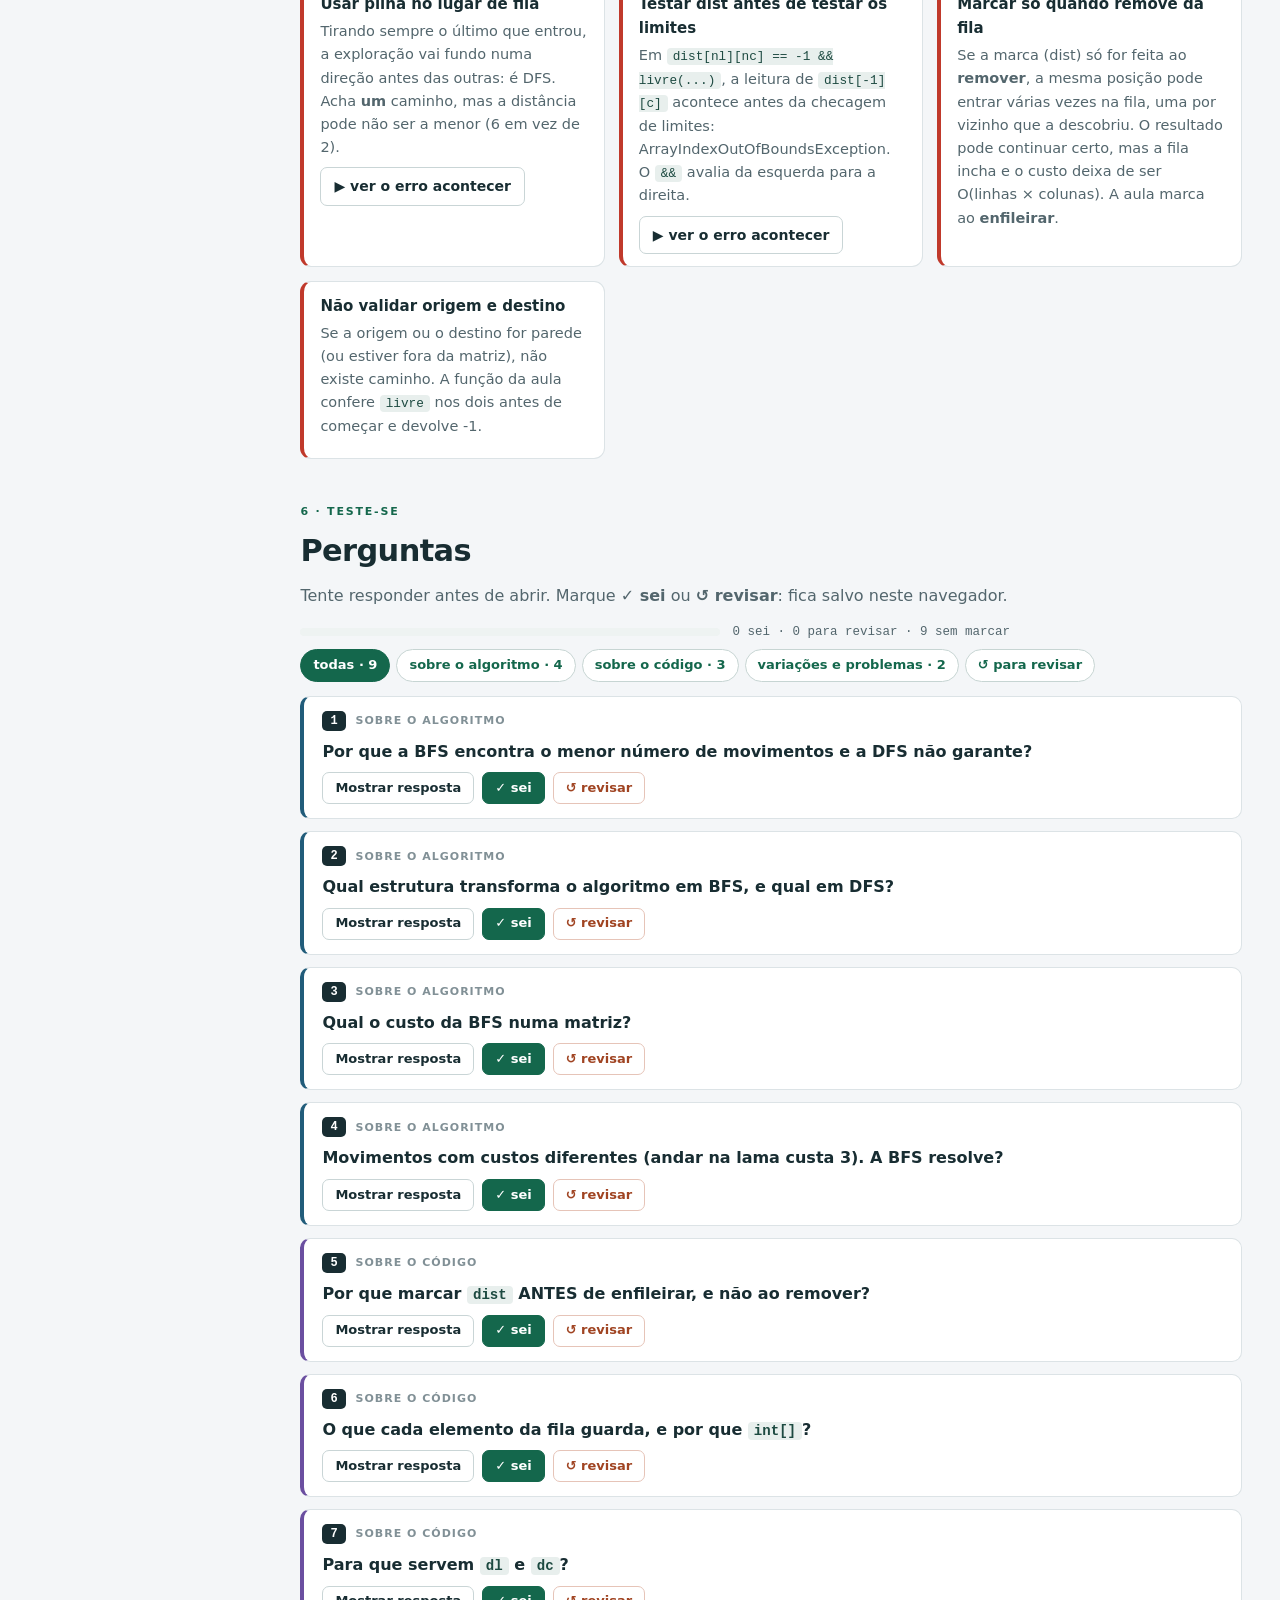
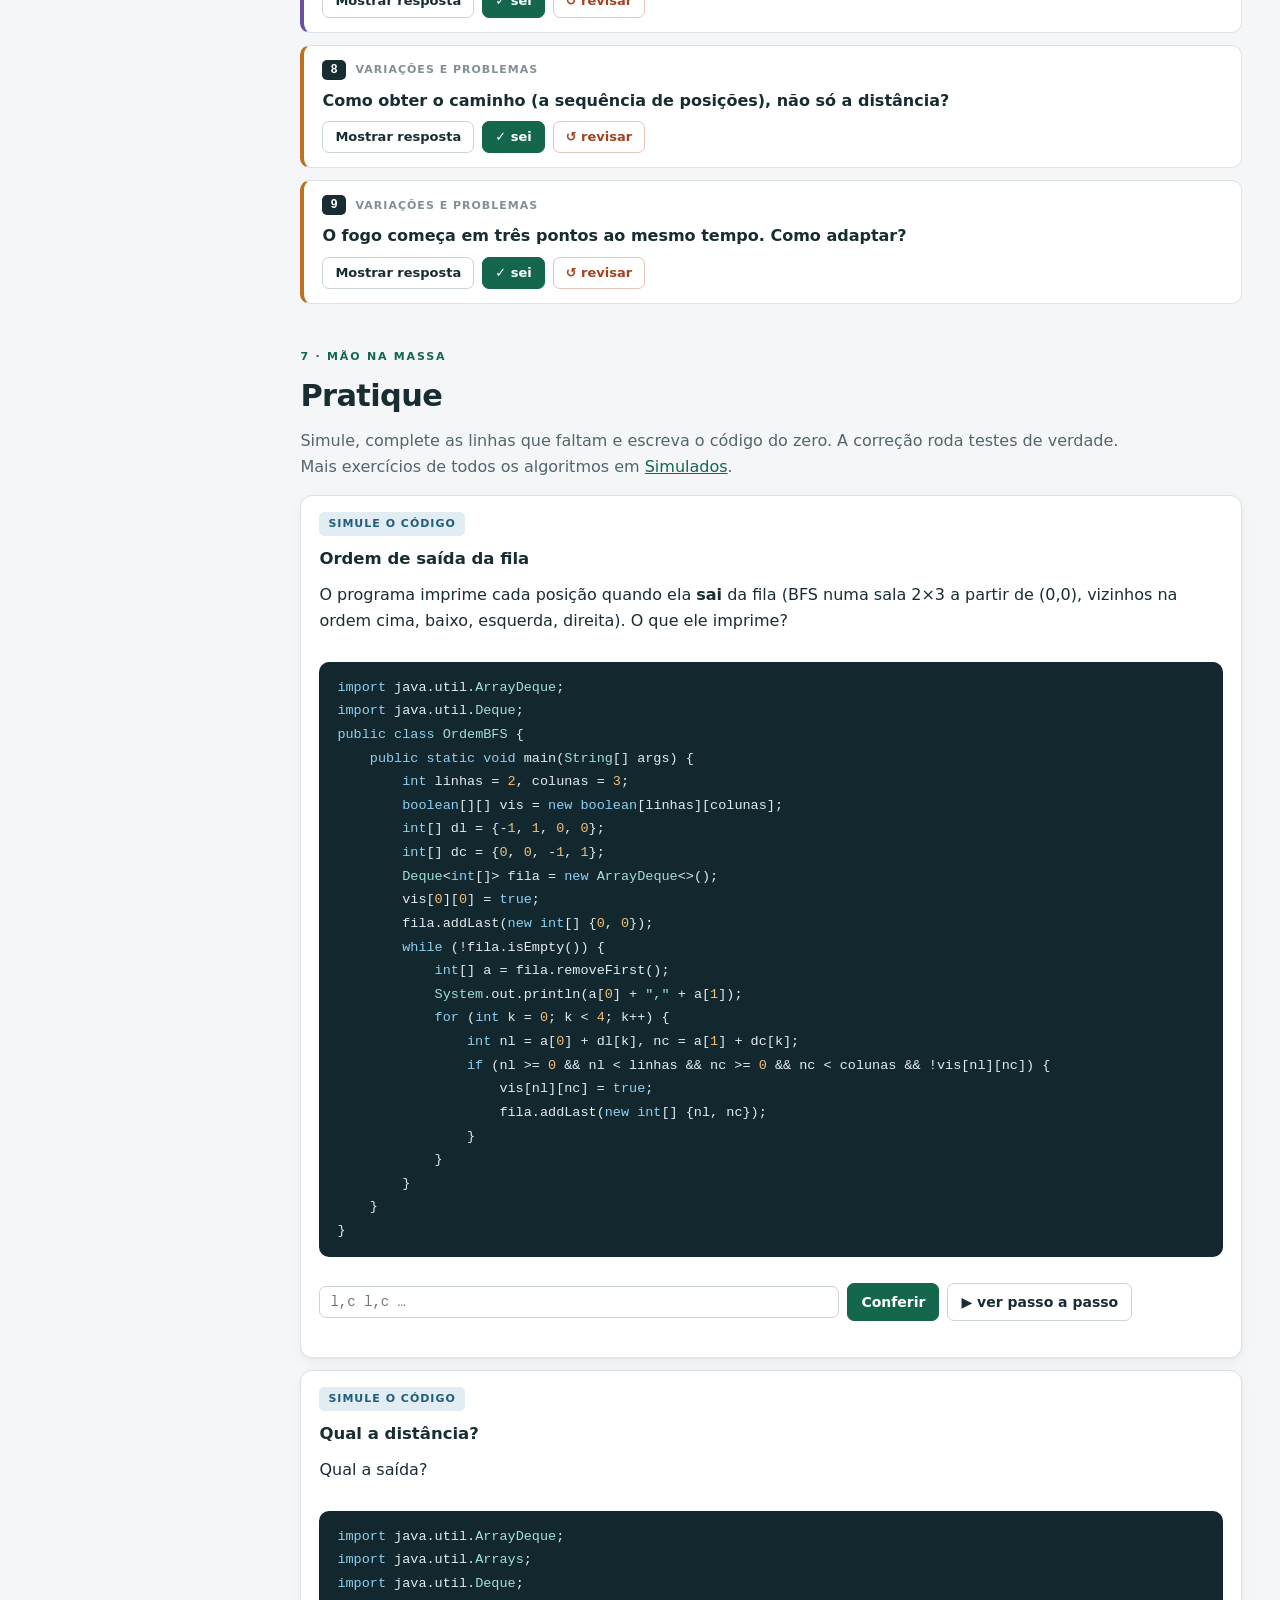
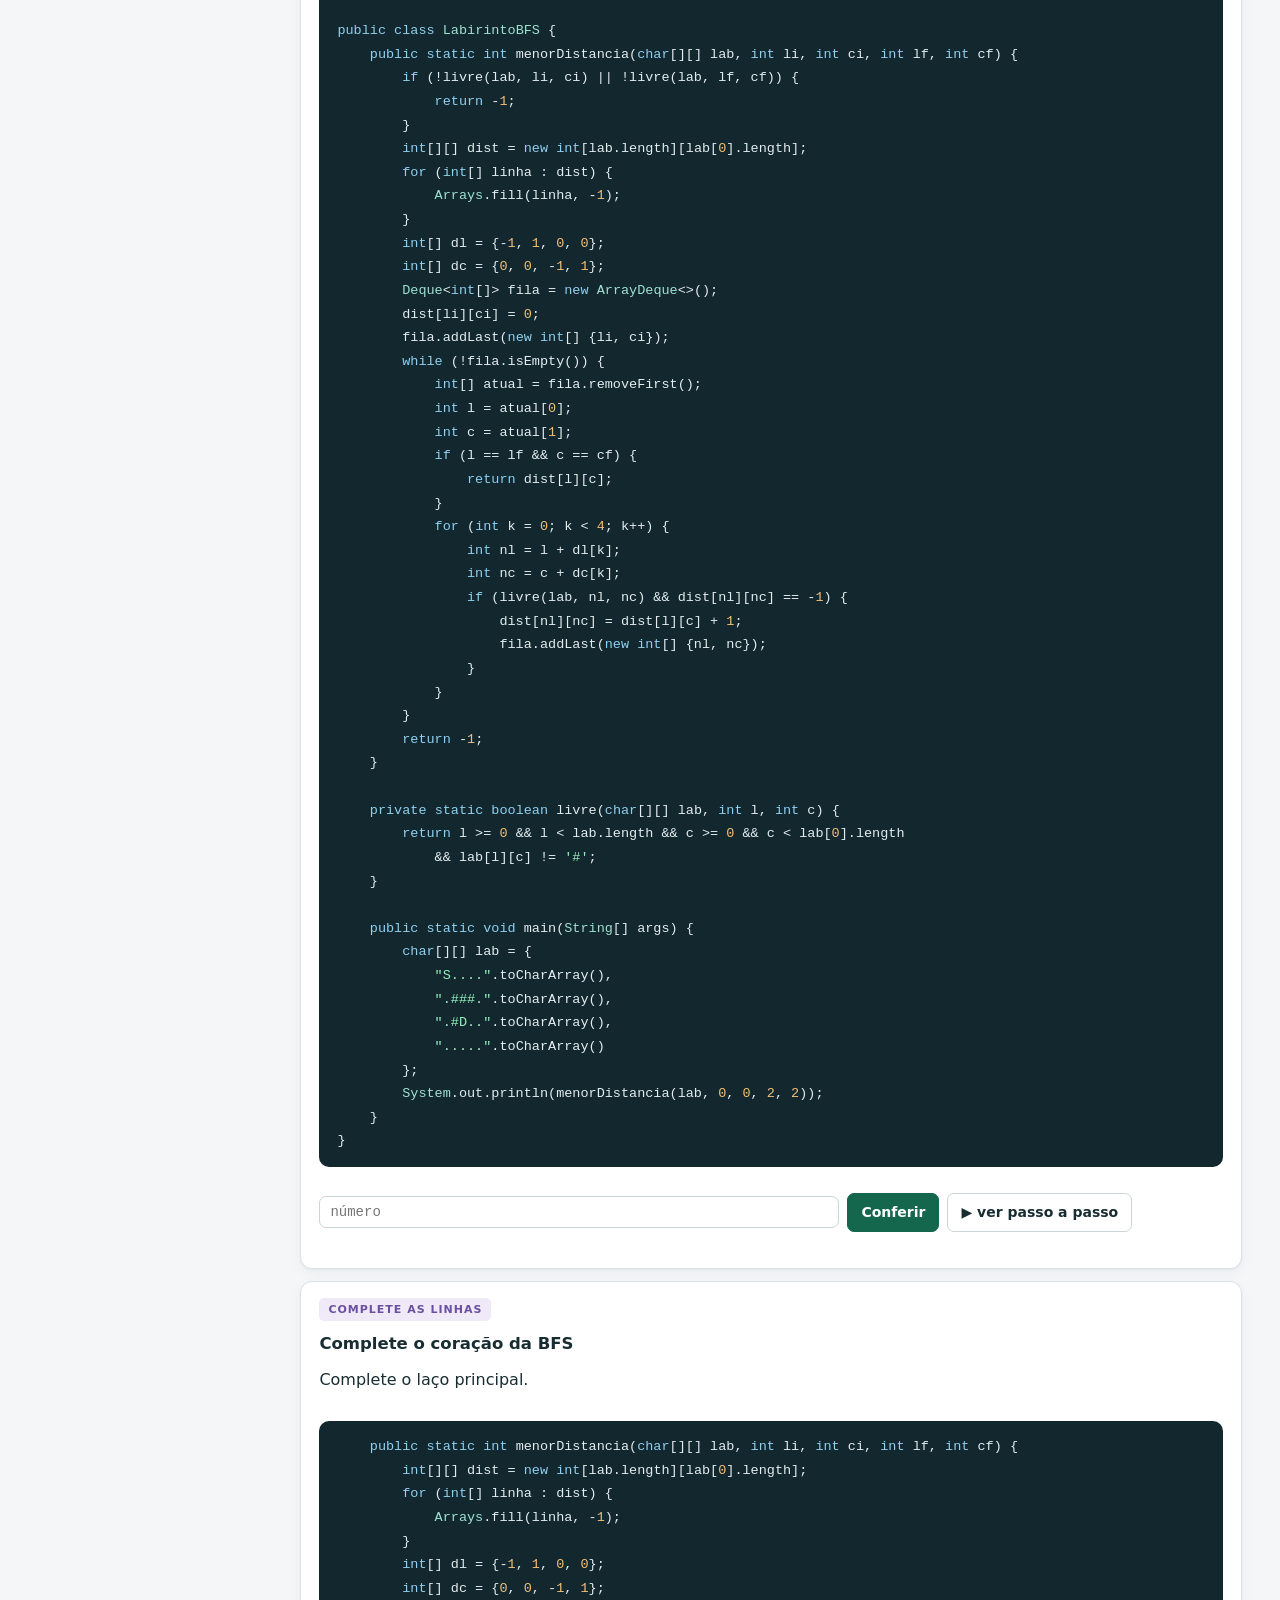
<file: algoritmos/bfs.html>
<!doctype html>
<html lang="pt-BR">
<head>
<meta charset="utf-8">
<meta name="viewport" content="width=device-width, initial-scale=1">
<title>BFS e filas · Algoritmos em movimento</title>
<meta name="description" content="Explora por camadas com uma fila: o menor número de movimentos.">
<link rel="icon" href="data:image/svg+xml,%3Csvg xmlns='http://www.w3.org/2000/svg' viewBox='0 0 32 32'%3E%3Crect width='32' height='32' rx='8' fill='%23112c2a'/%3E%3Ctext x='16' y='22' font-family='monospace' font-size='15' font-weight='700' fill='%2397efbd' text-anchor='middle'%3E%7B%20%7D%3C/text%3E%3C/svg%3E">
<link rel="stylesheet" href="../css/guia.css">
</head>
<body data-pagina="algoritmo" data-algo="bfs" data-base="../">
<noscript><p style="padding:20px">Este guia precisa de JavaScript: os algoritmos rodam no navegador.</p></noscript>
<script src="../js/java.js"></script>
<script src="../js/util.js"></script>
<script src="../js/viz.js"></script>
<script src="../js/depurador.js"></script>
<script src="../js/exercicios.js"></script>
<script src="../js/dados/indice.js"></script>
<script src="../js/dados/bfs.js"></script>
<script src="../js/pagina.js"></script>
</body>
</html>
</file>
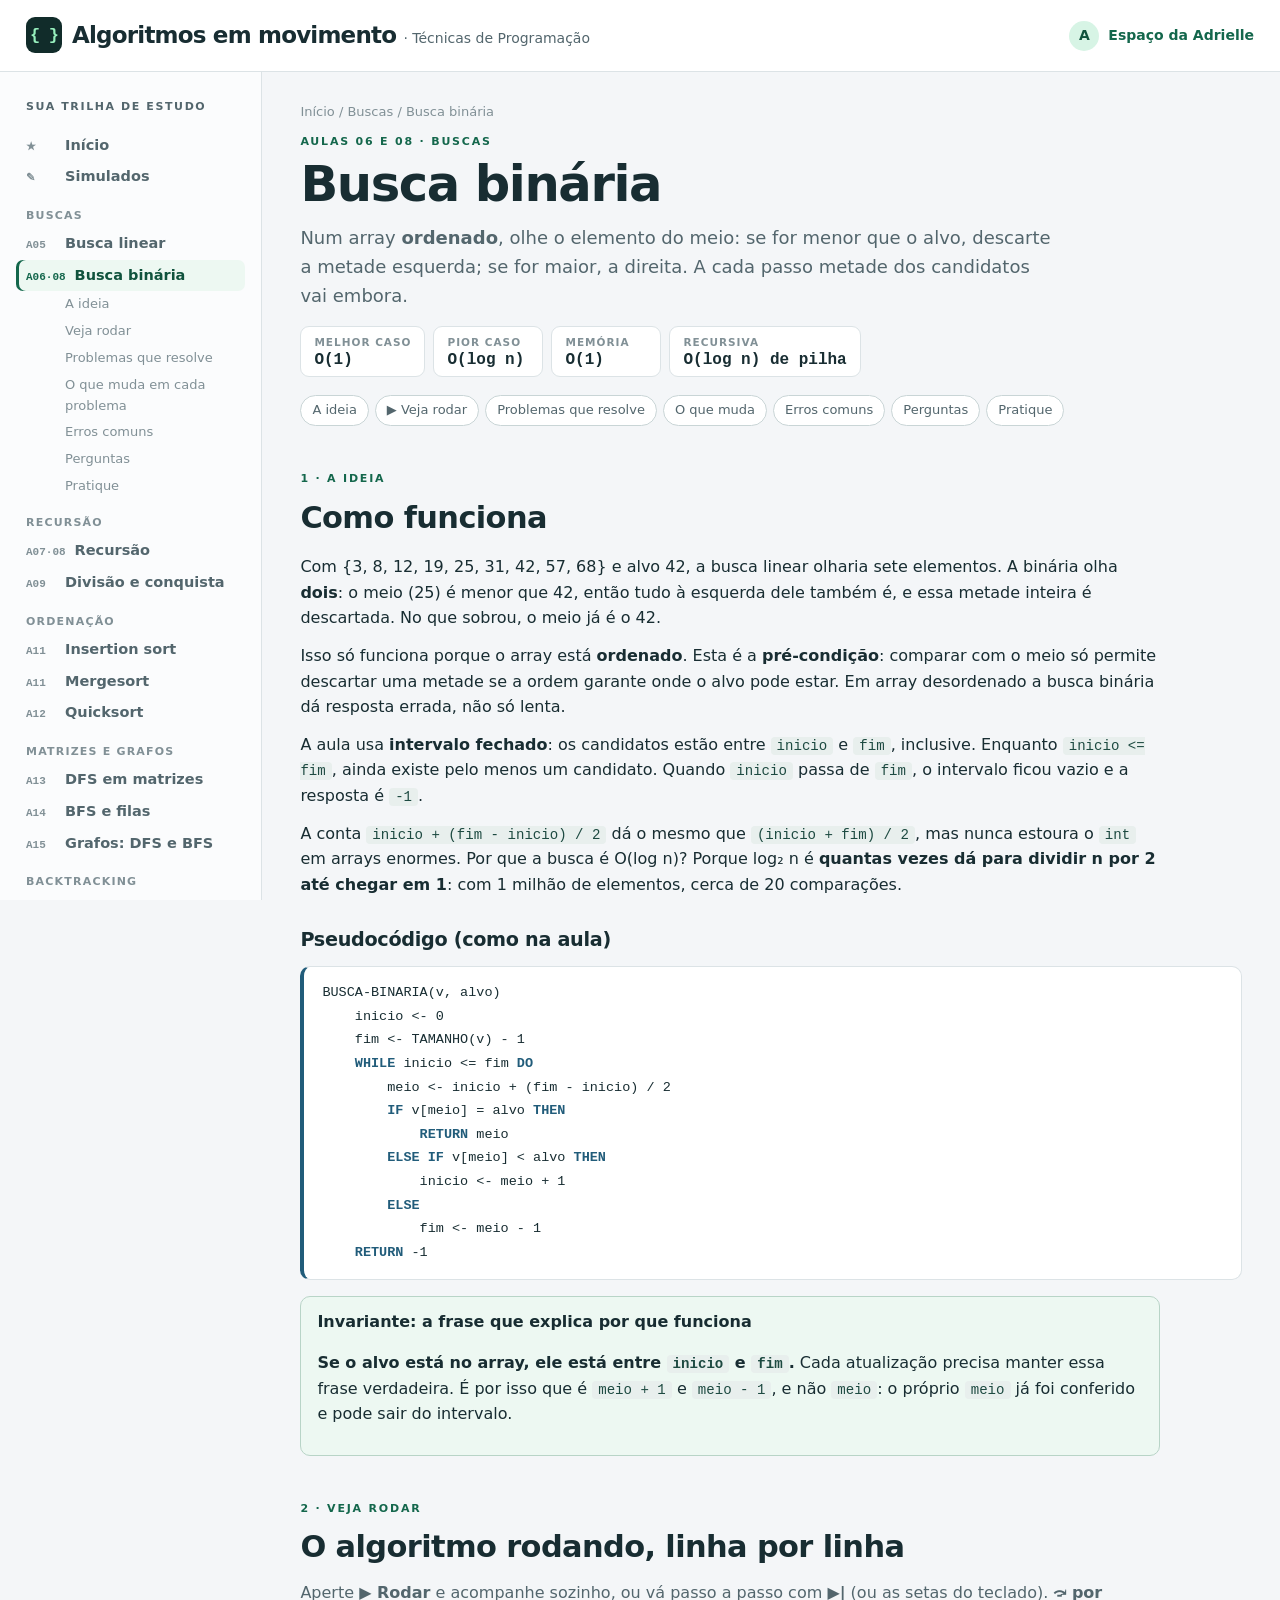
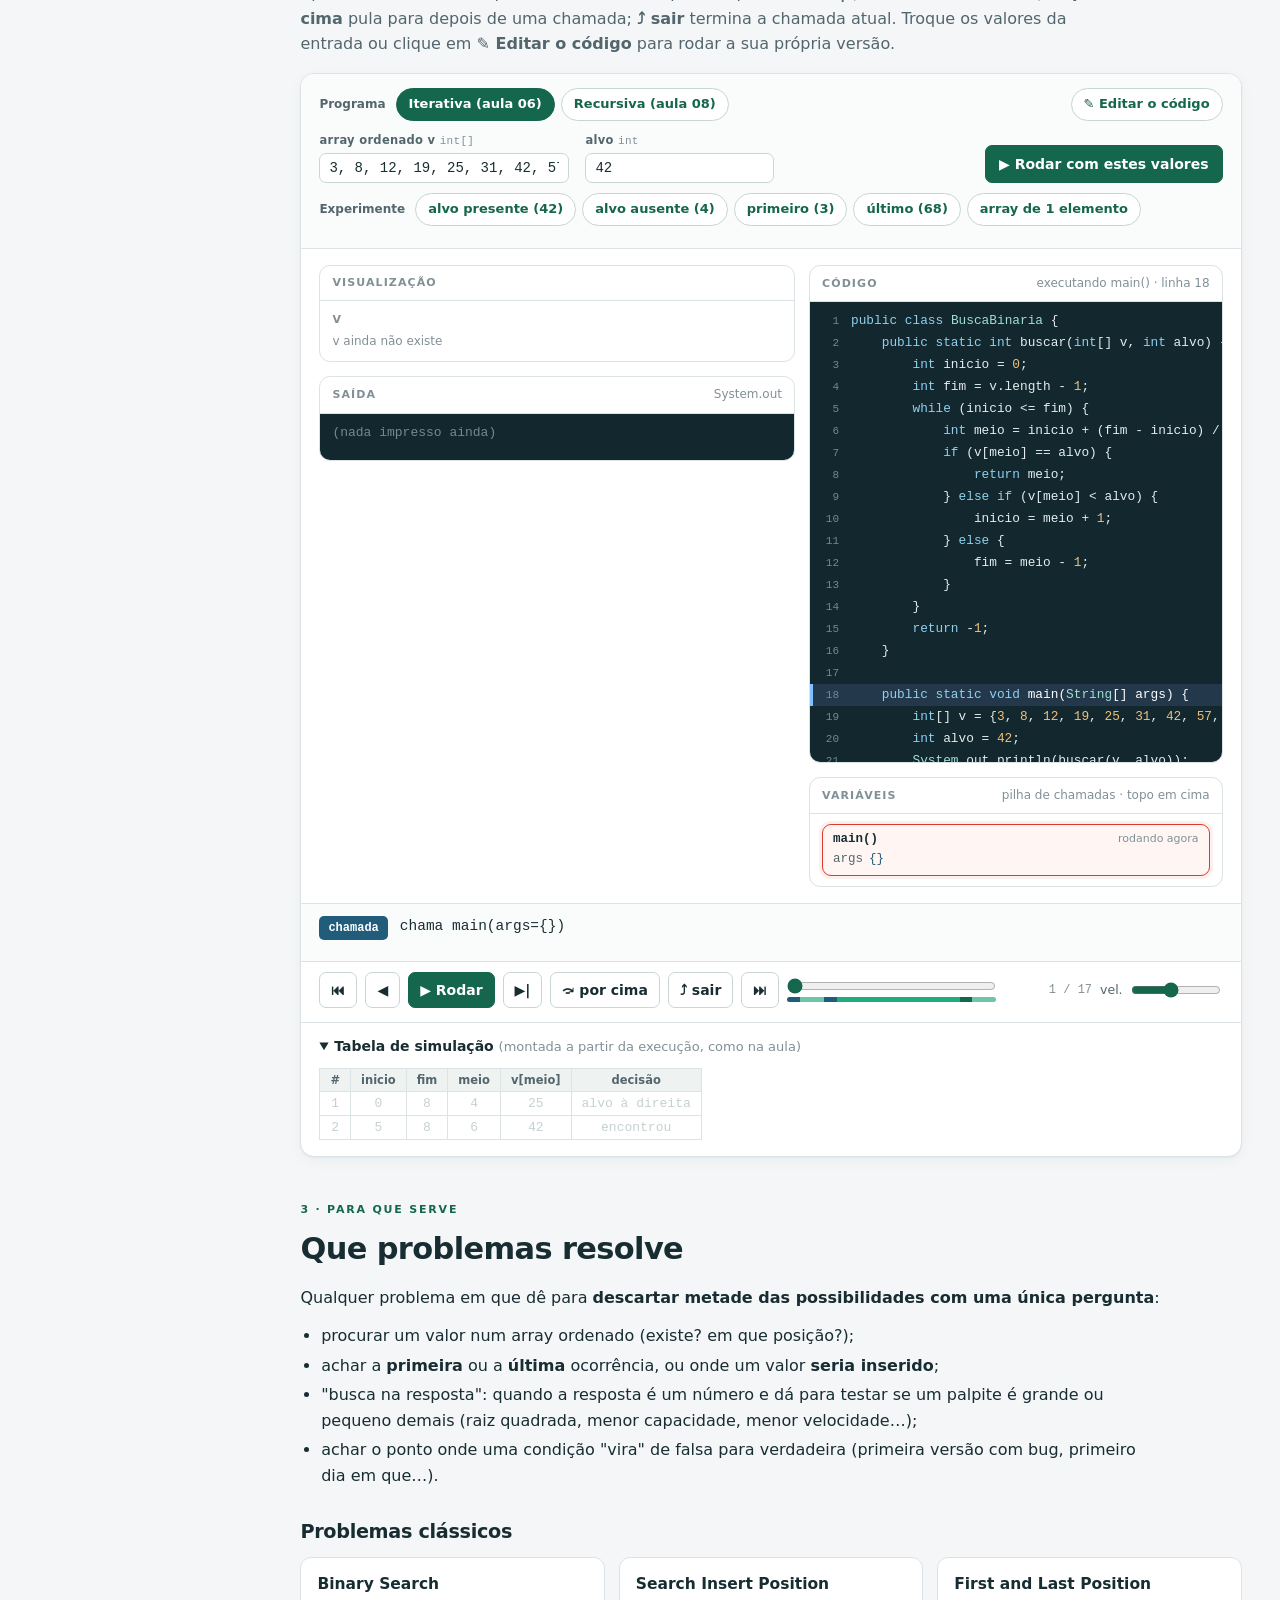
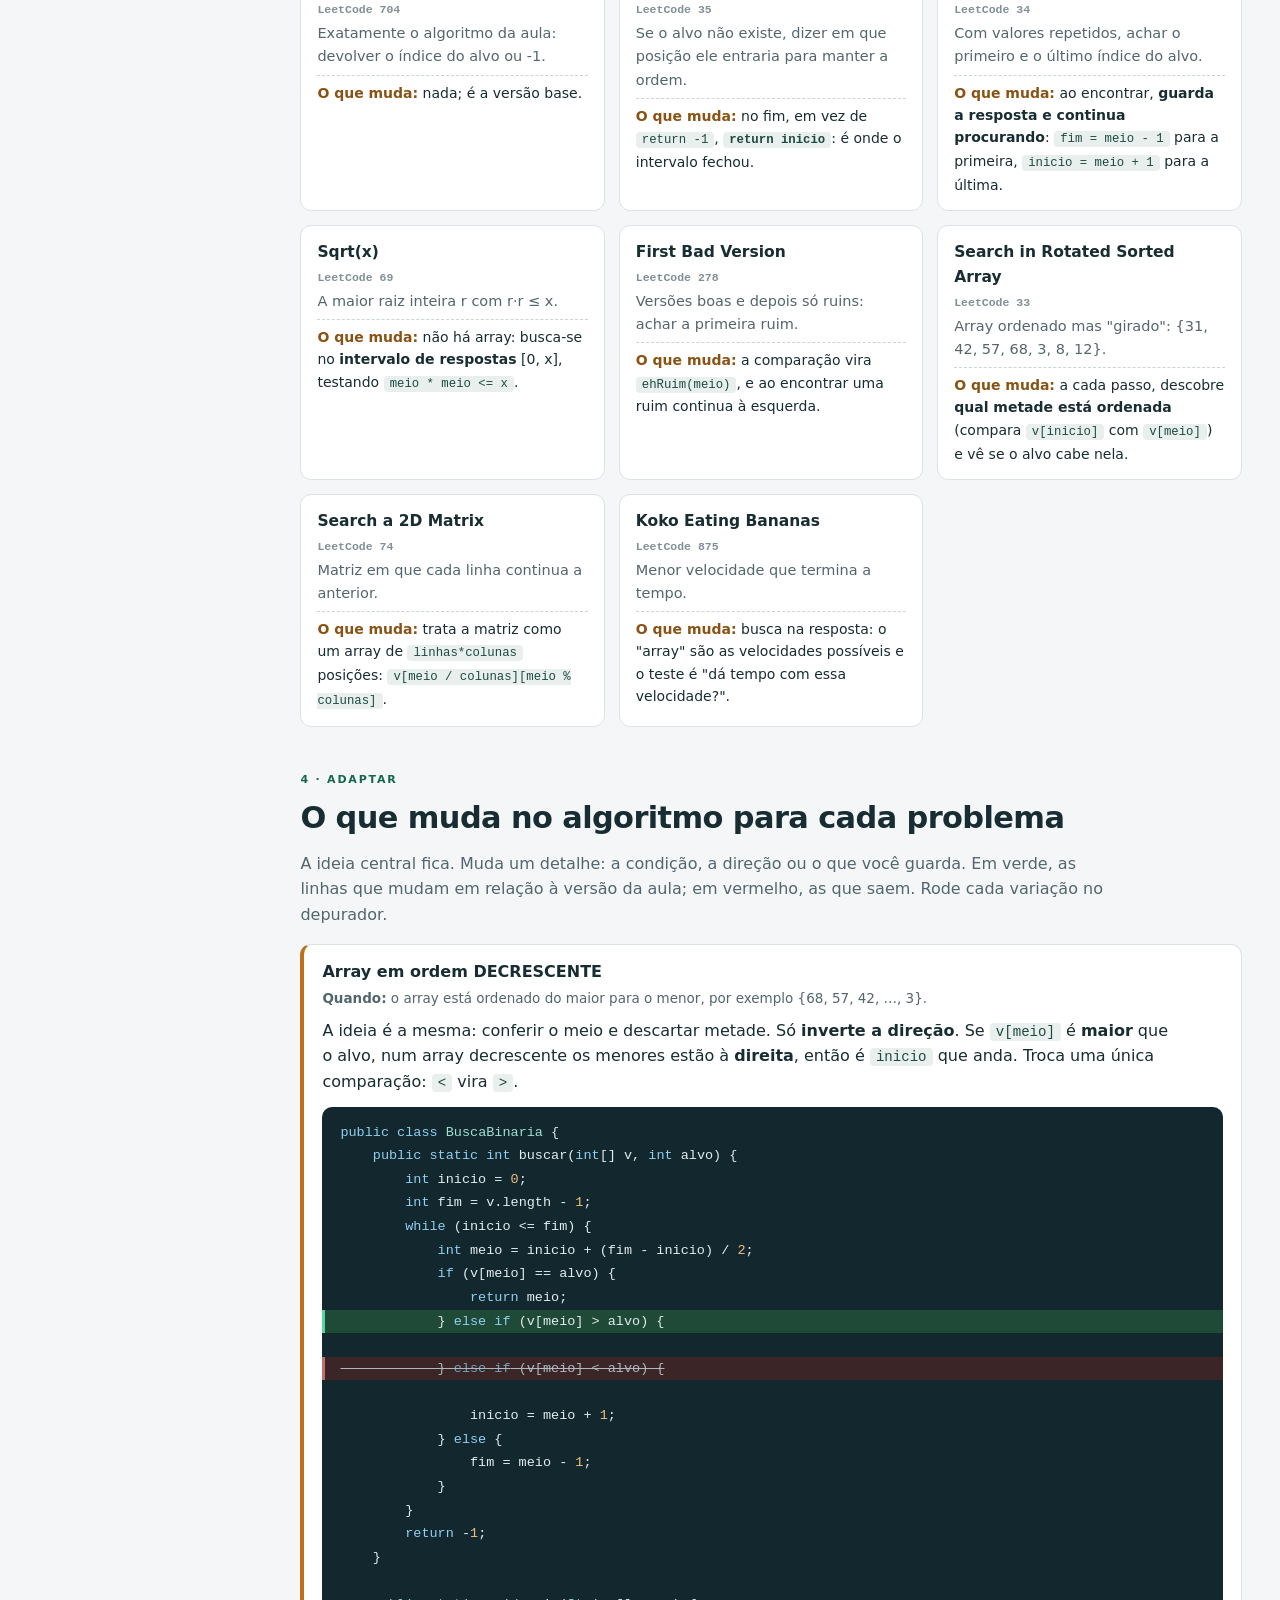
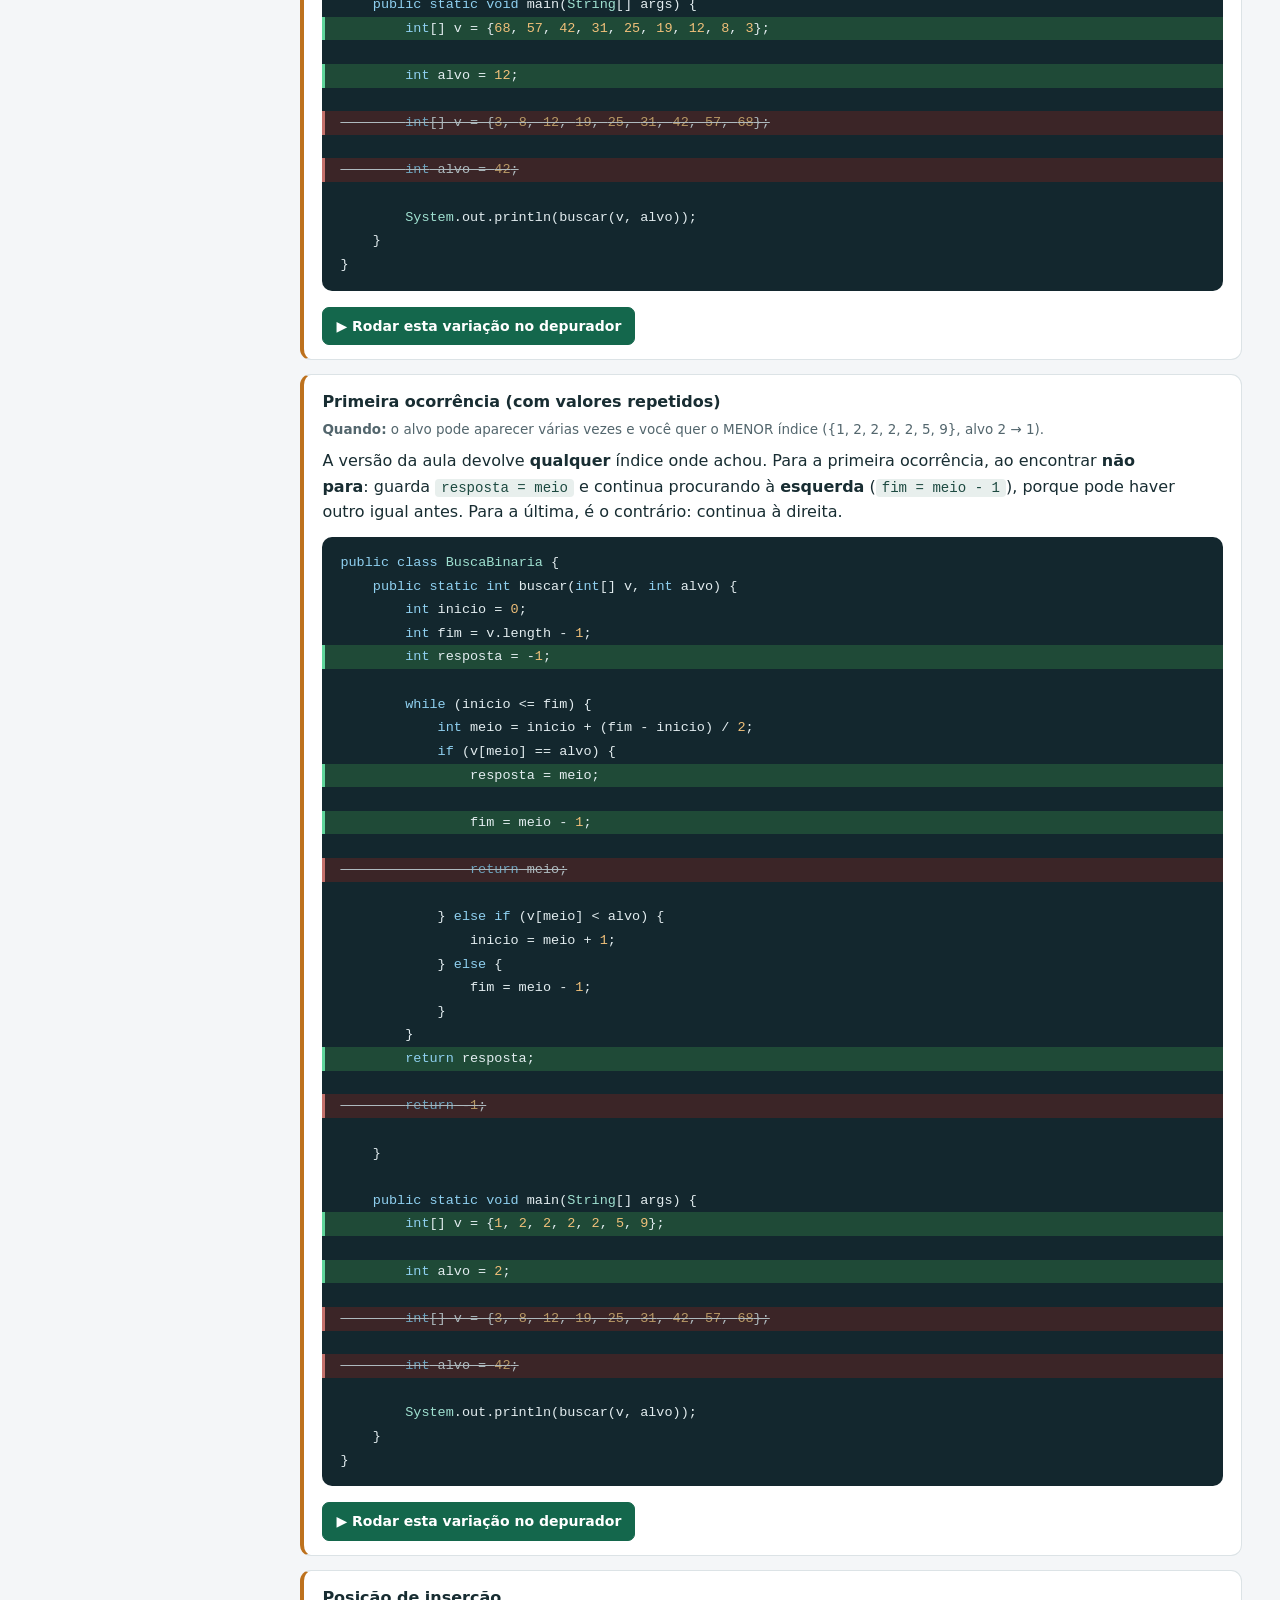
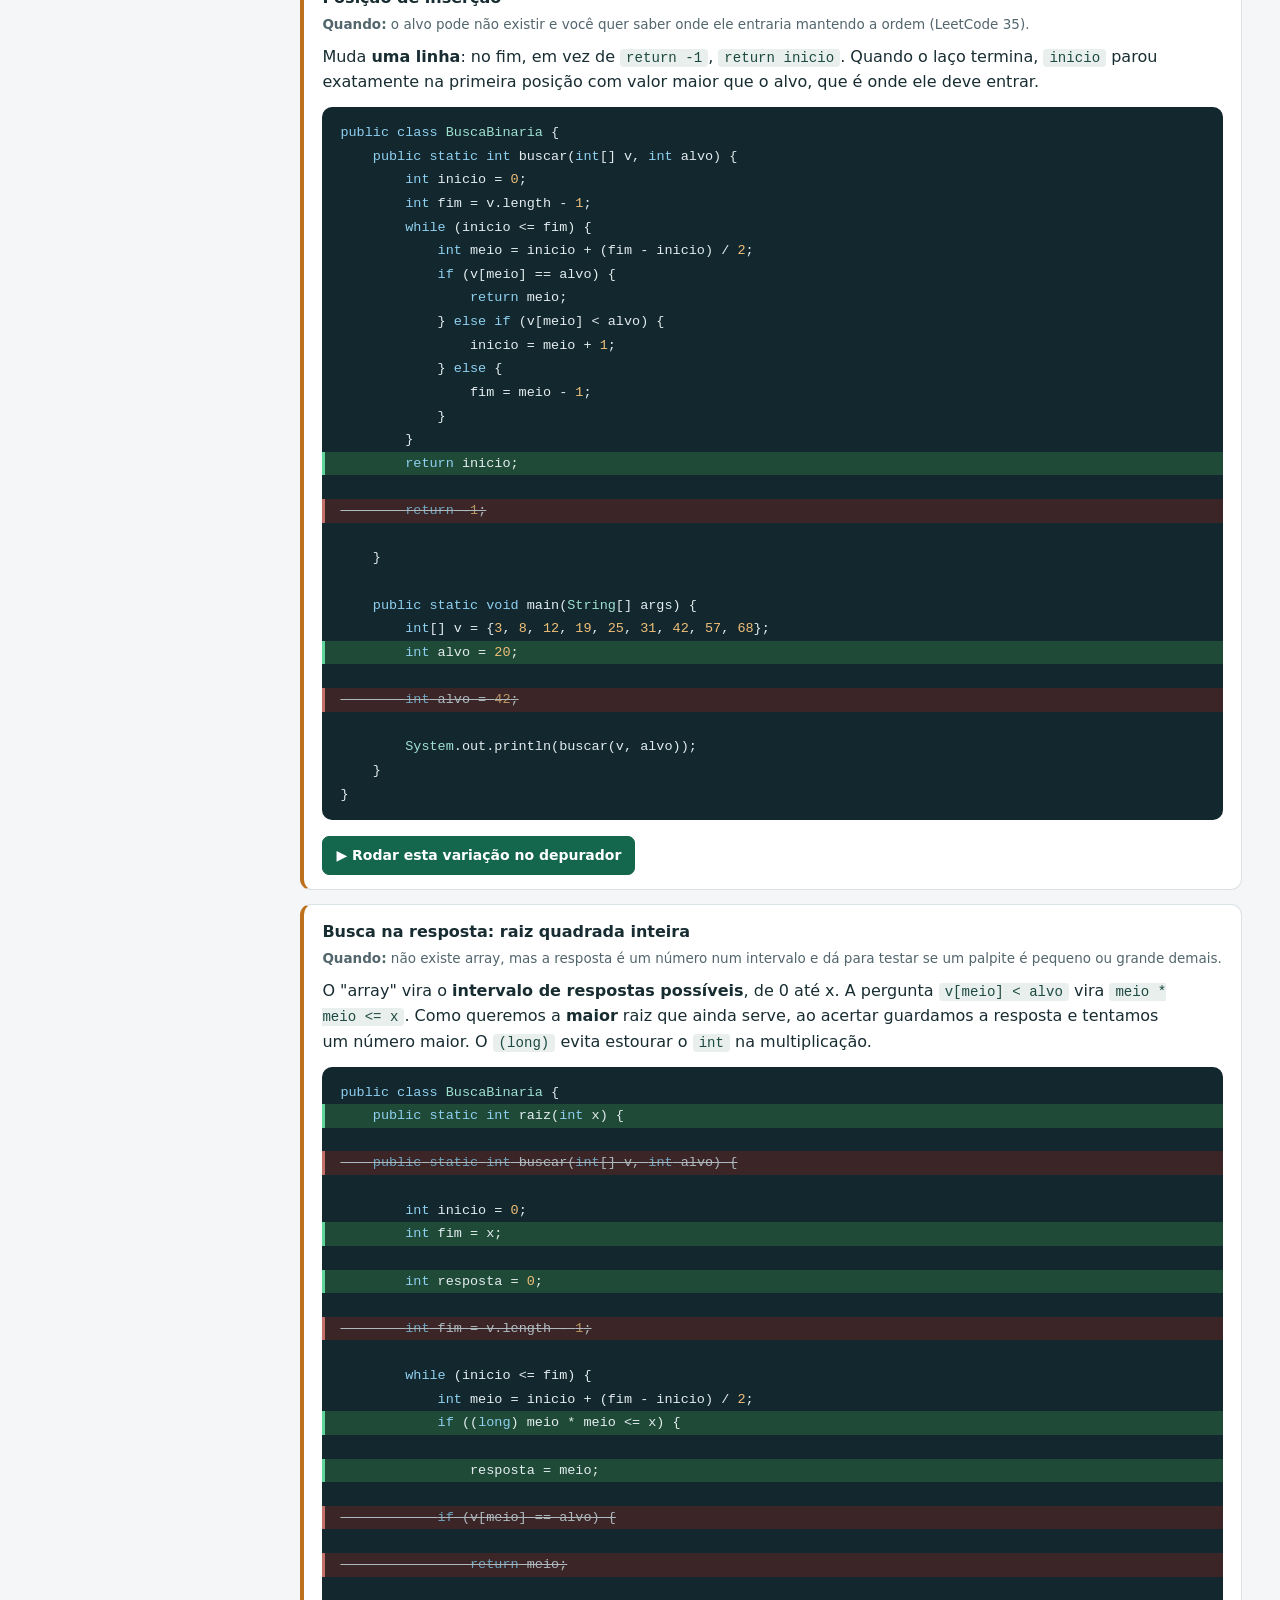
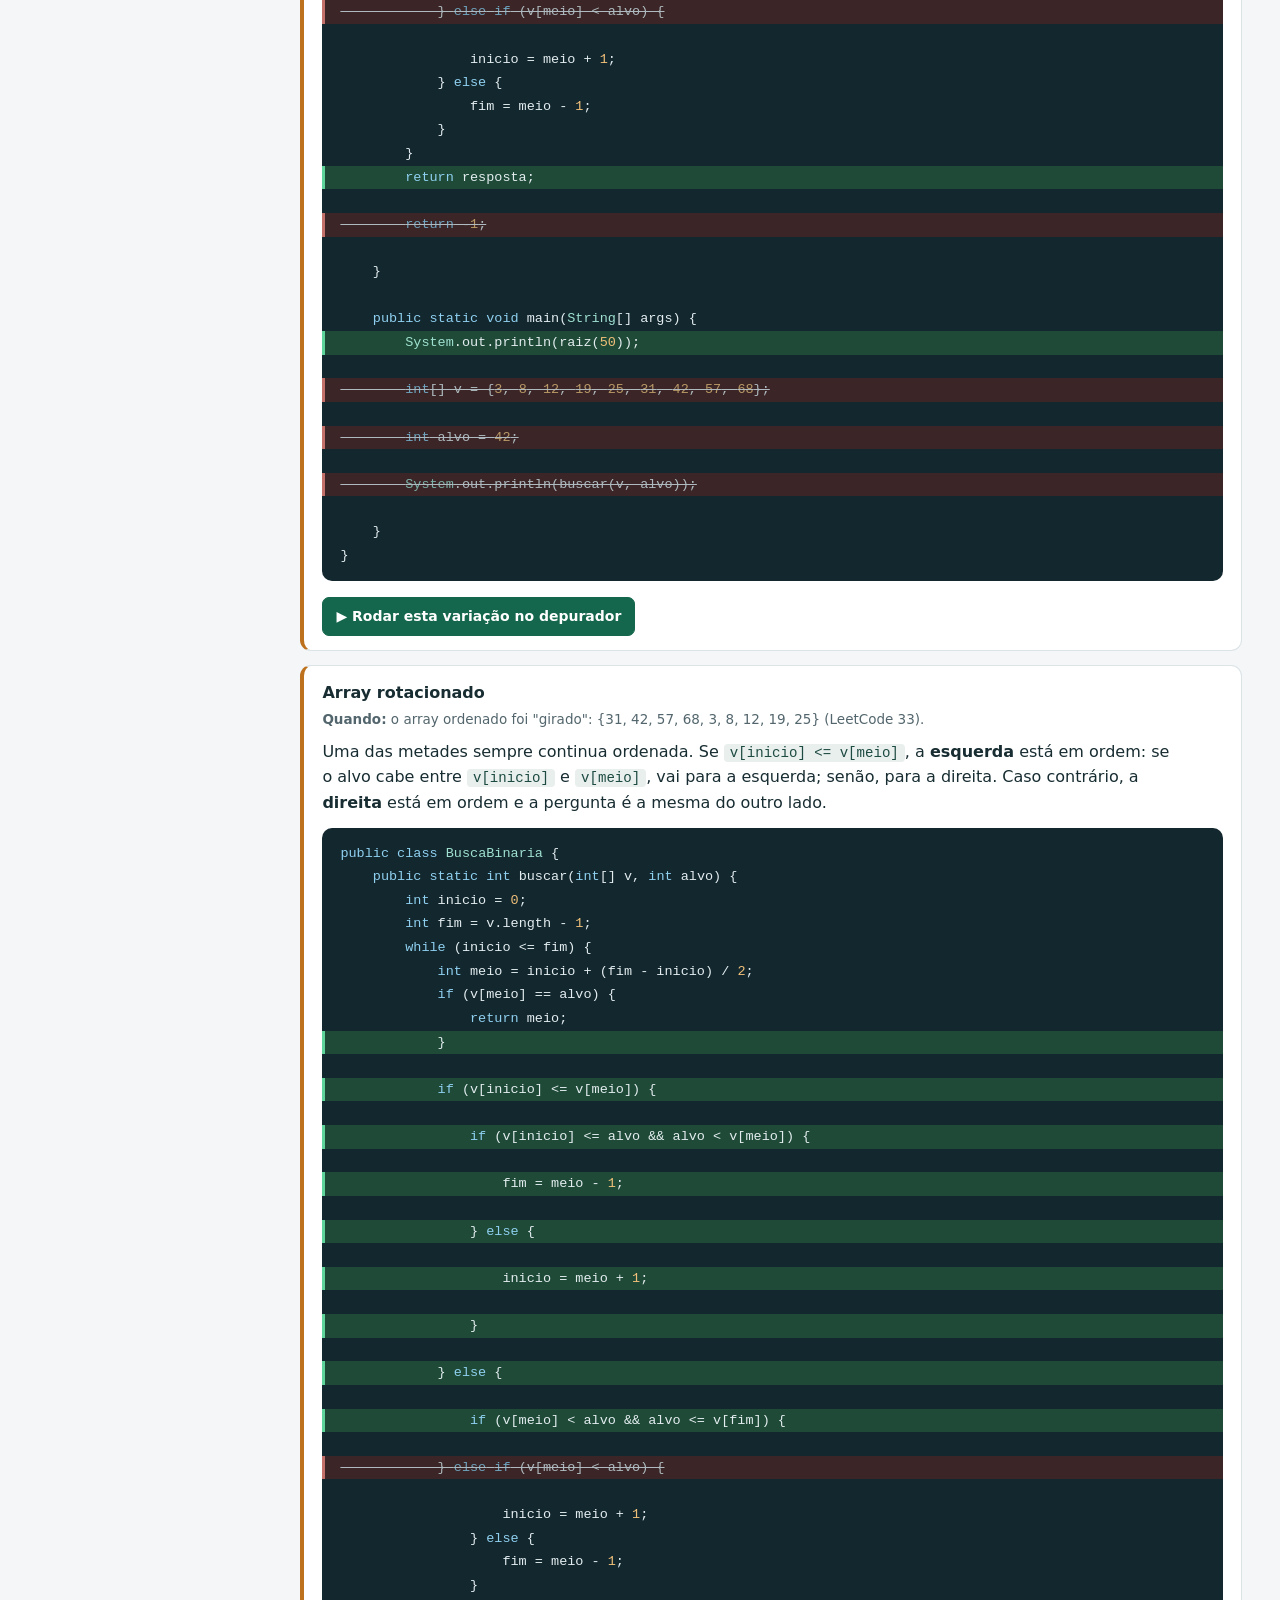
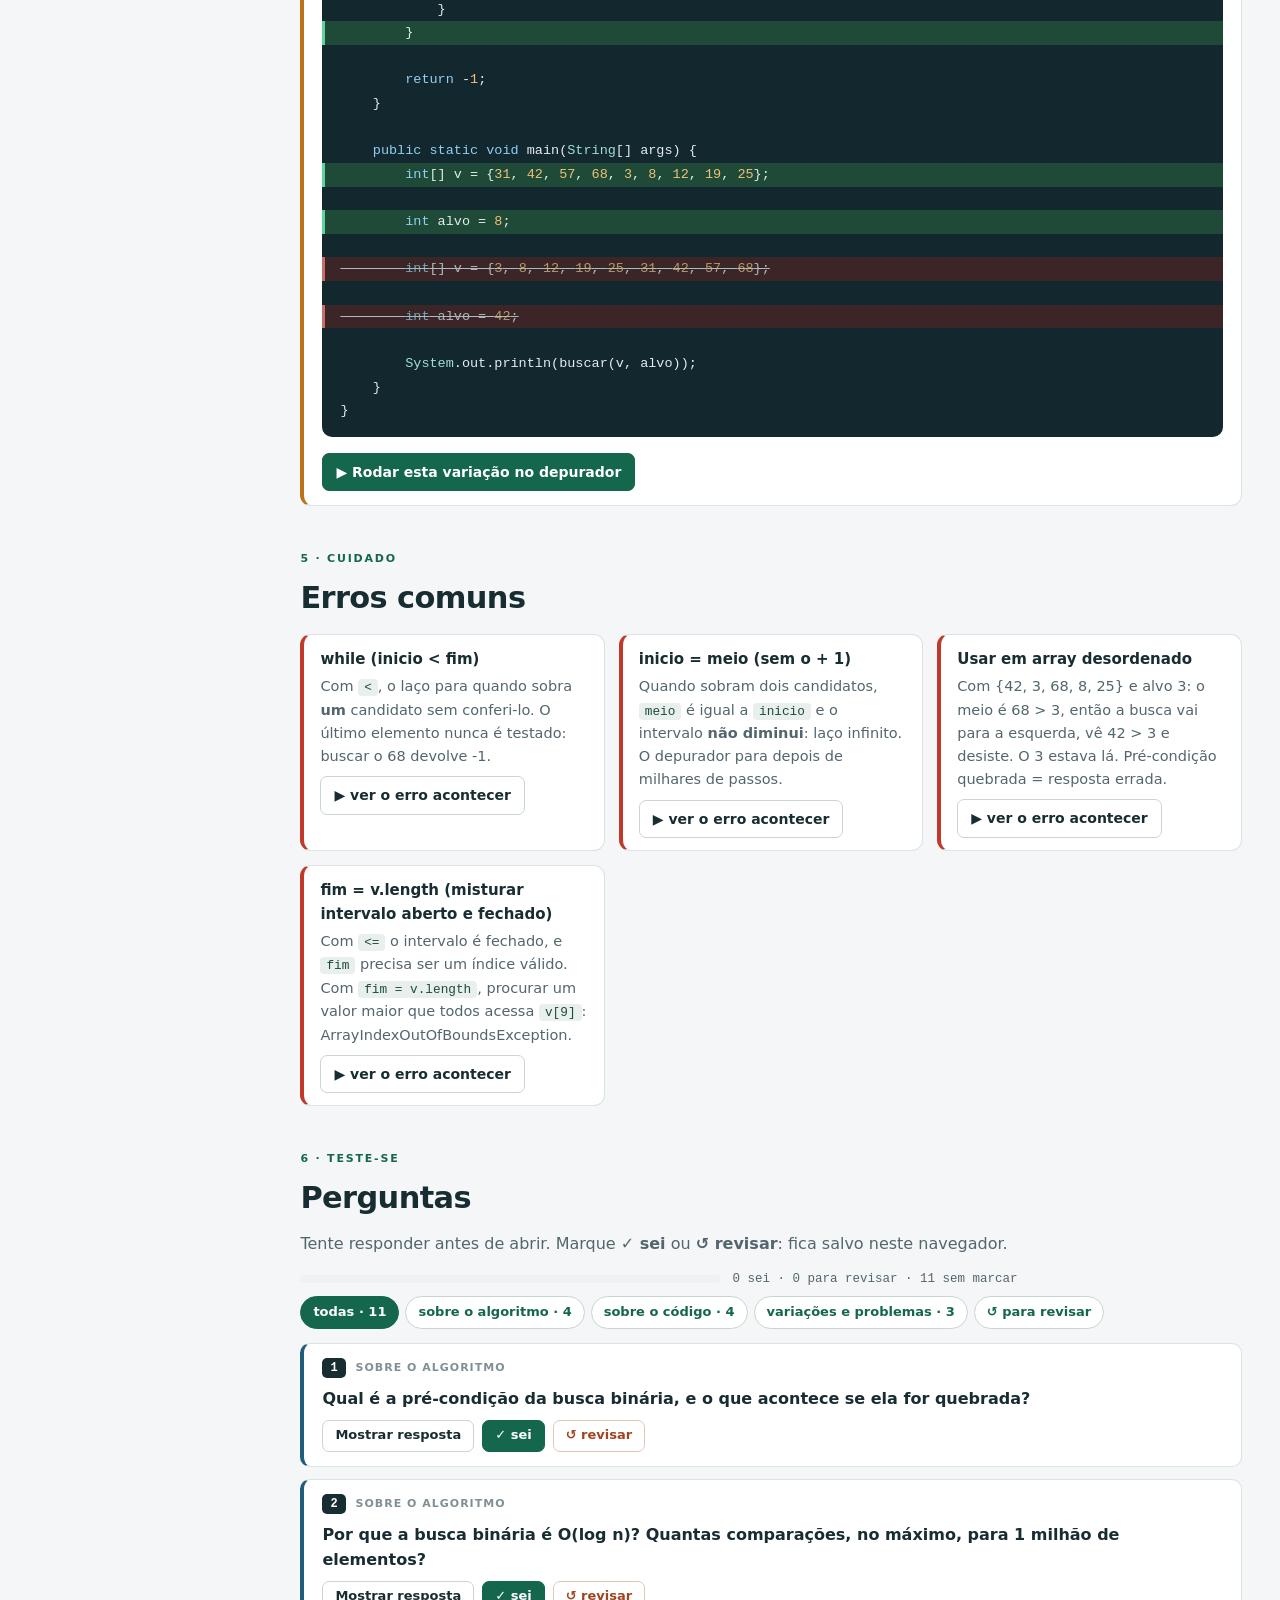
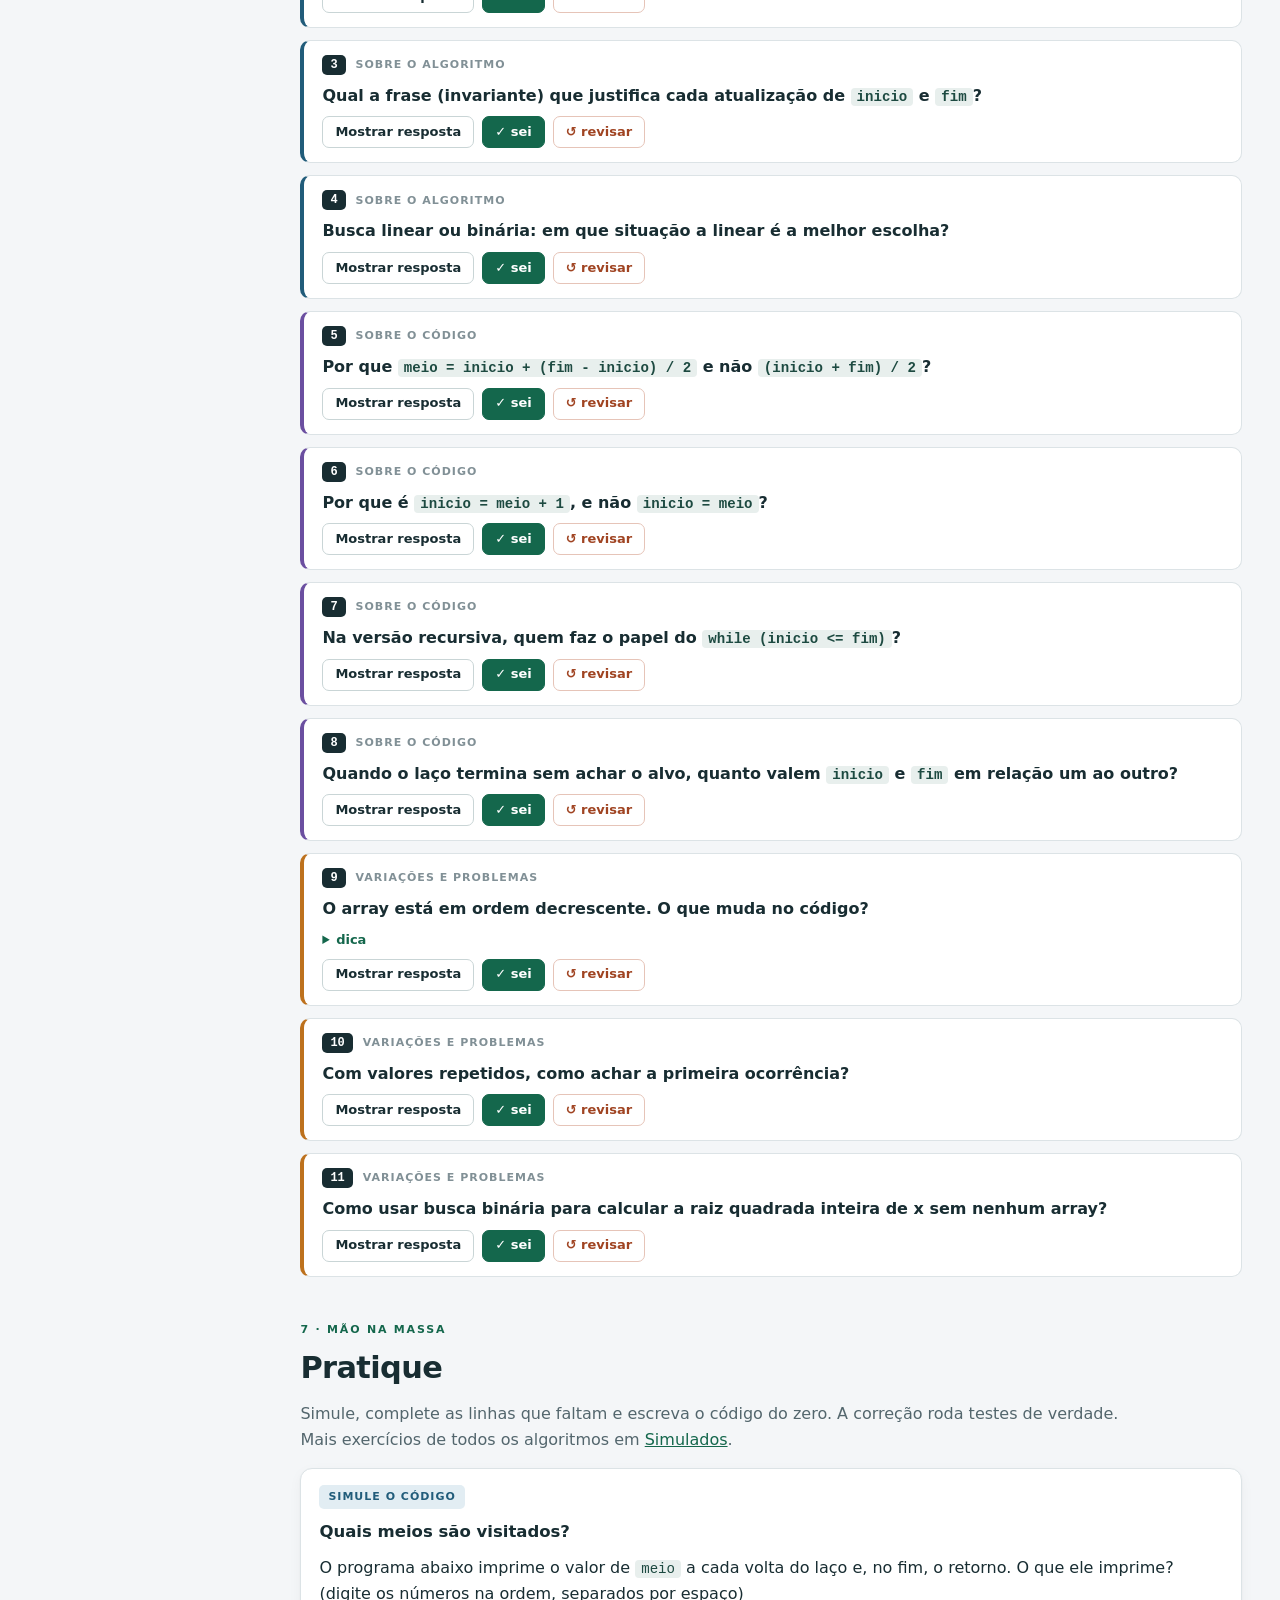
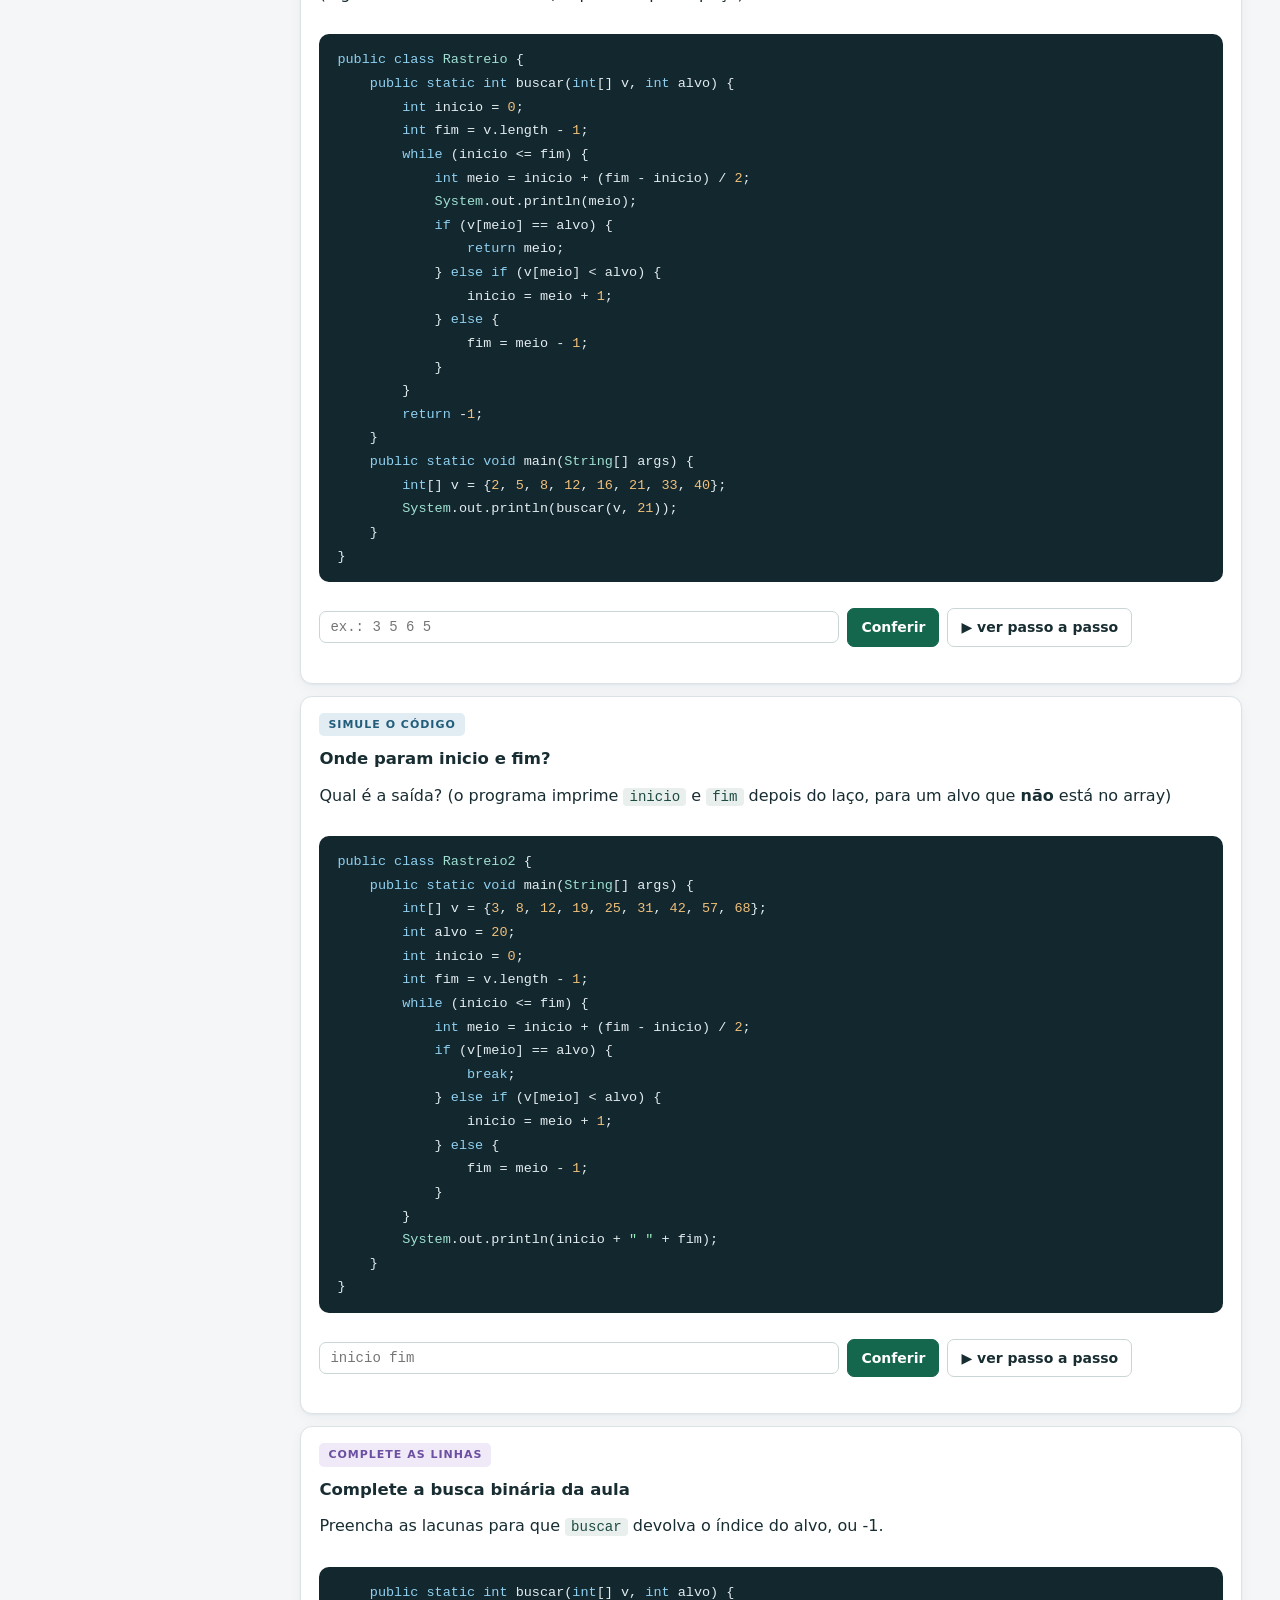
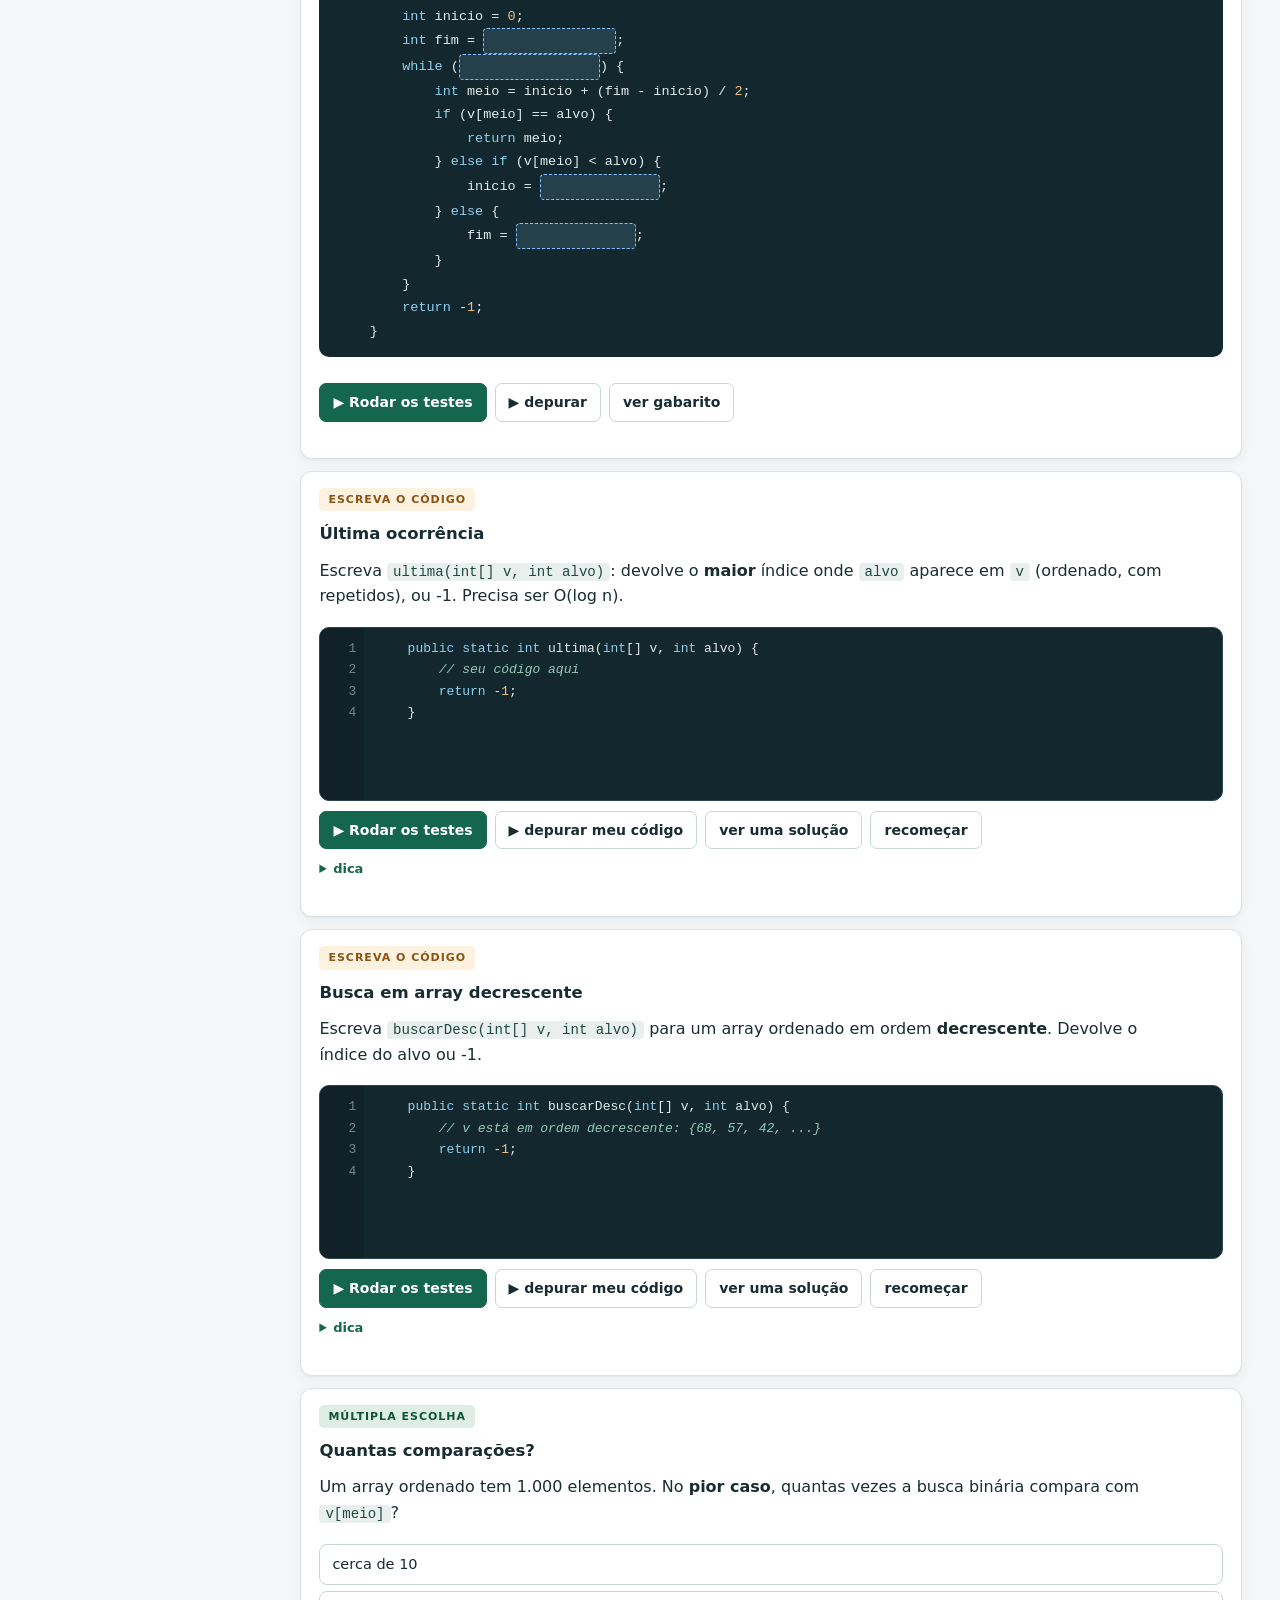
<file: algoritmos/busca-binaria.html>
<!doctype html>
<html lang="pt-BR">
<head>
<meta charset="utf-8">
<meta name="viewport" content="width=device-width, initial-scale=1">
<title>Busca binária · Algoritmos em movimento</title>
<meta name="description" content="Num array ordenado, confere o meio e descarta metade a cada passo.">
<link rel="icon" href="data:image/svg+xml,%3Csvg xmlns='http://www.w3.org/2000/svg' viewBox='0 0 32 32'%3E%3Crect width='32' height='32' rx='8' fill='%23112c2a'/%3E%3Ctext x='16' y='22' font-family='monospace' font-size='15' font-weight='700' fill='%2397efbd' text-anchor='middle'%3E%7B%20%7D%3C/text%3E%3C/svg%3E">
<link rel="stylesheet" href="../css/guia.css">
</head>
<body data-pagina="algoritmo" data-algo="busca-binaria" data-base="../">
<noscript><p style="padding:20px">Este guia precisa de JavaScript: os algoritmos rodam no navegador.</p></noscript>
<script src="../js/java.js"></script>
<script src="../js/util.js"></script>
<script src="../js/viz.js"></script>
<script src="../js/depurador.js"></script>
<script src="../js/exercicios.js"></script>
<script src="../js/dados/indice.js"></script>
<script src="../js/dados/busca-binaria.js"></script>
<script src="../js/pagina.js"></script>
</body>
</html>
</file>
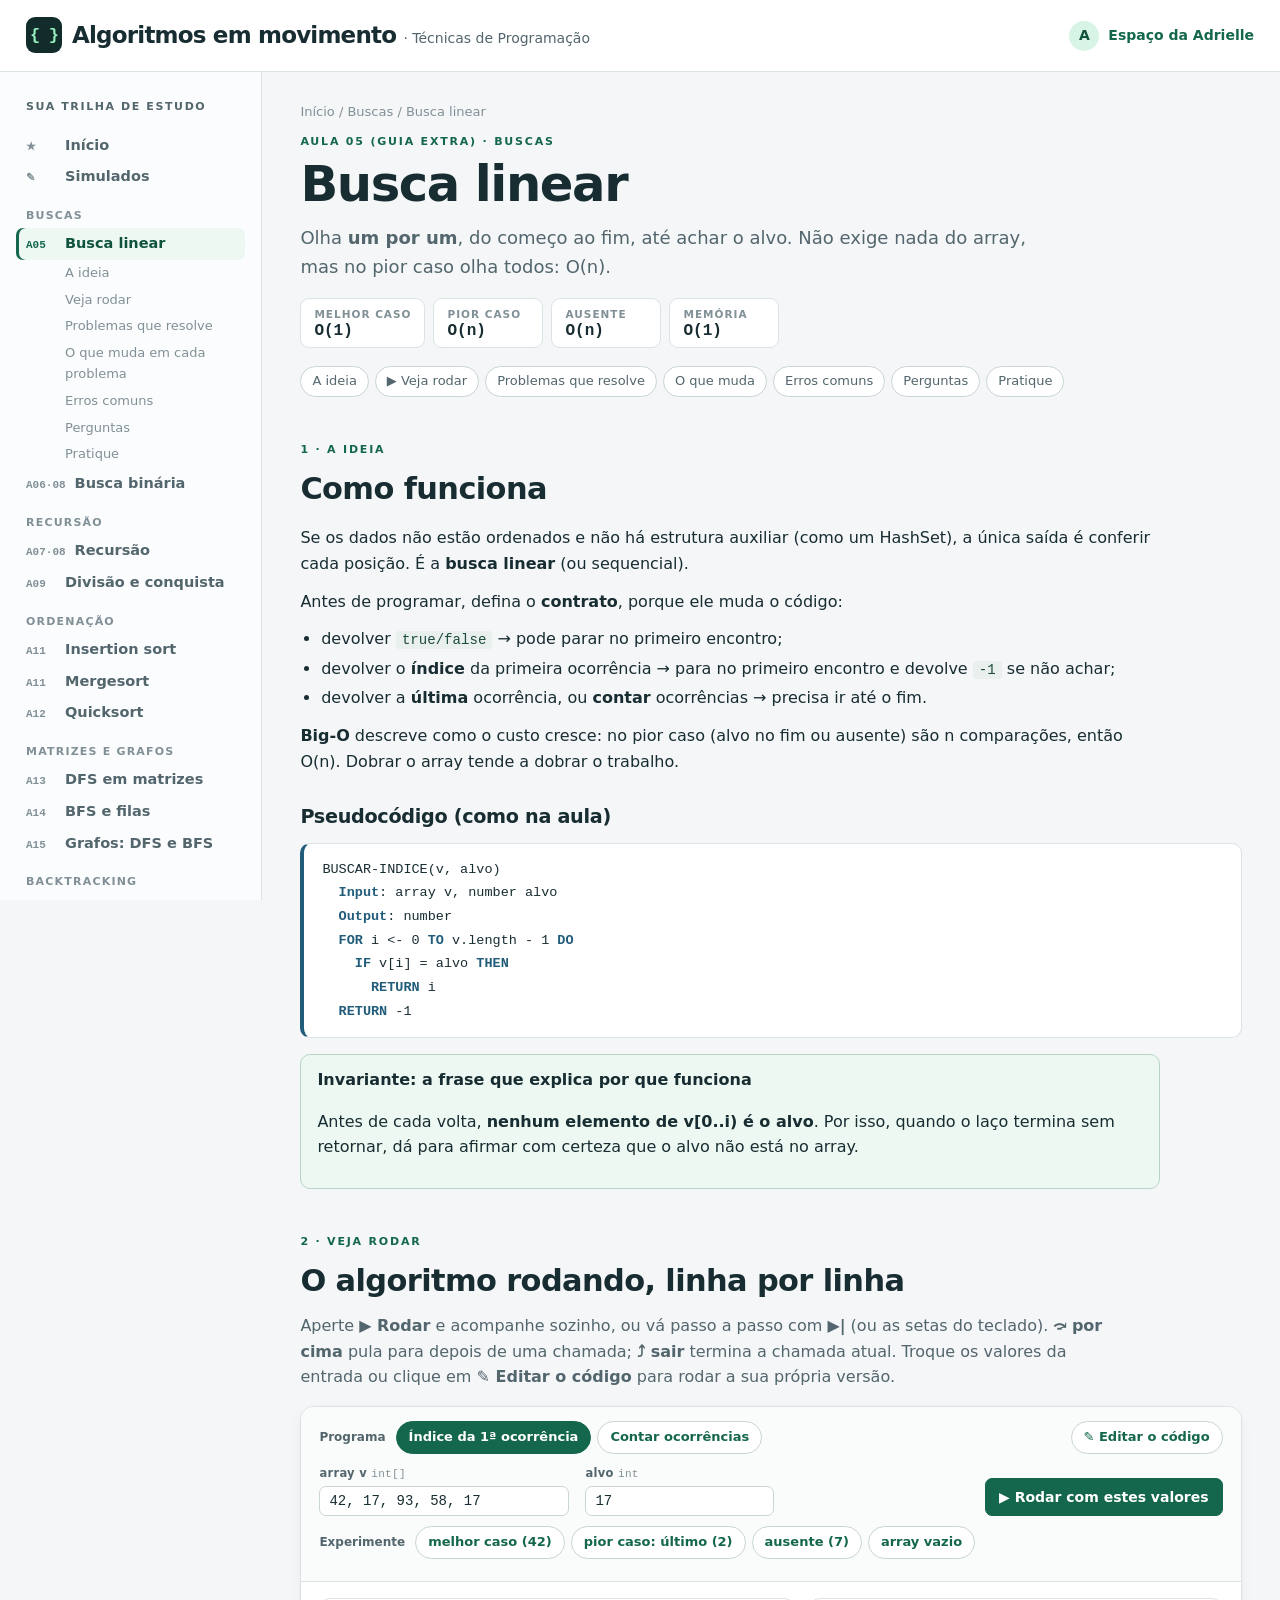
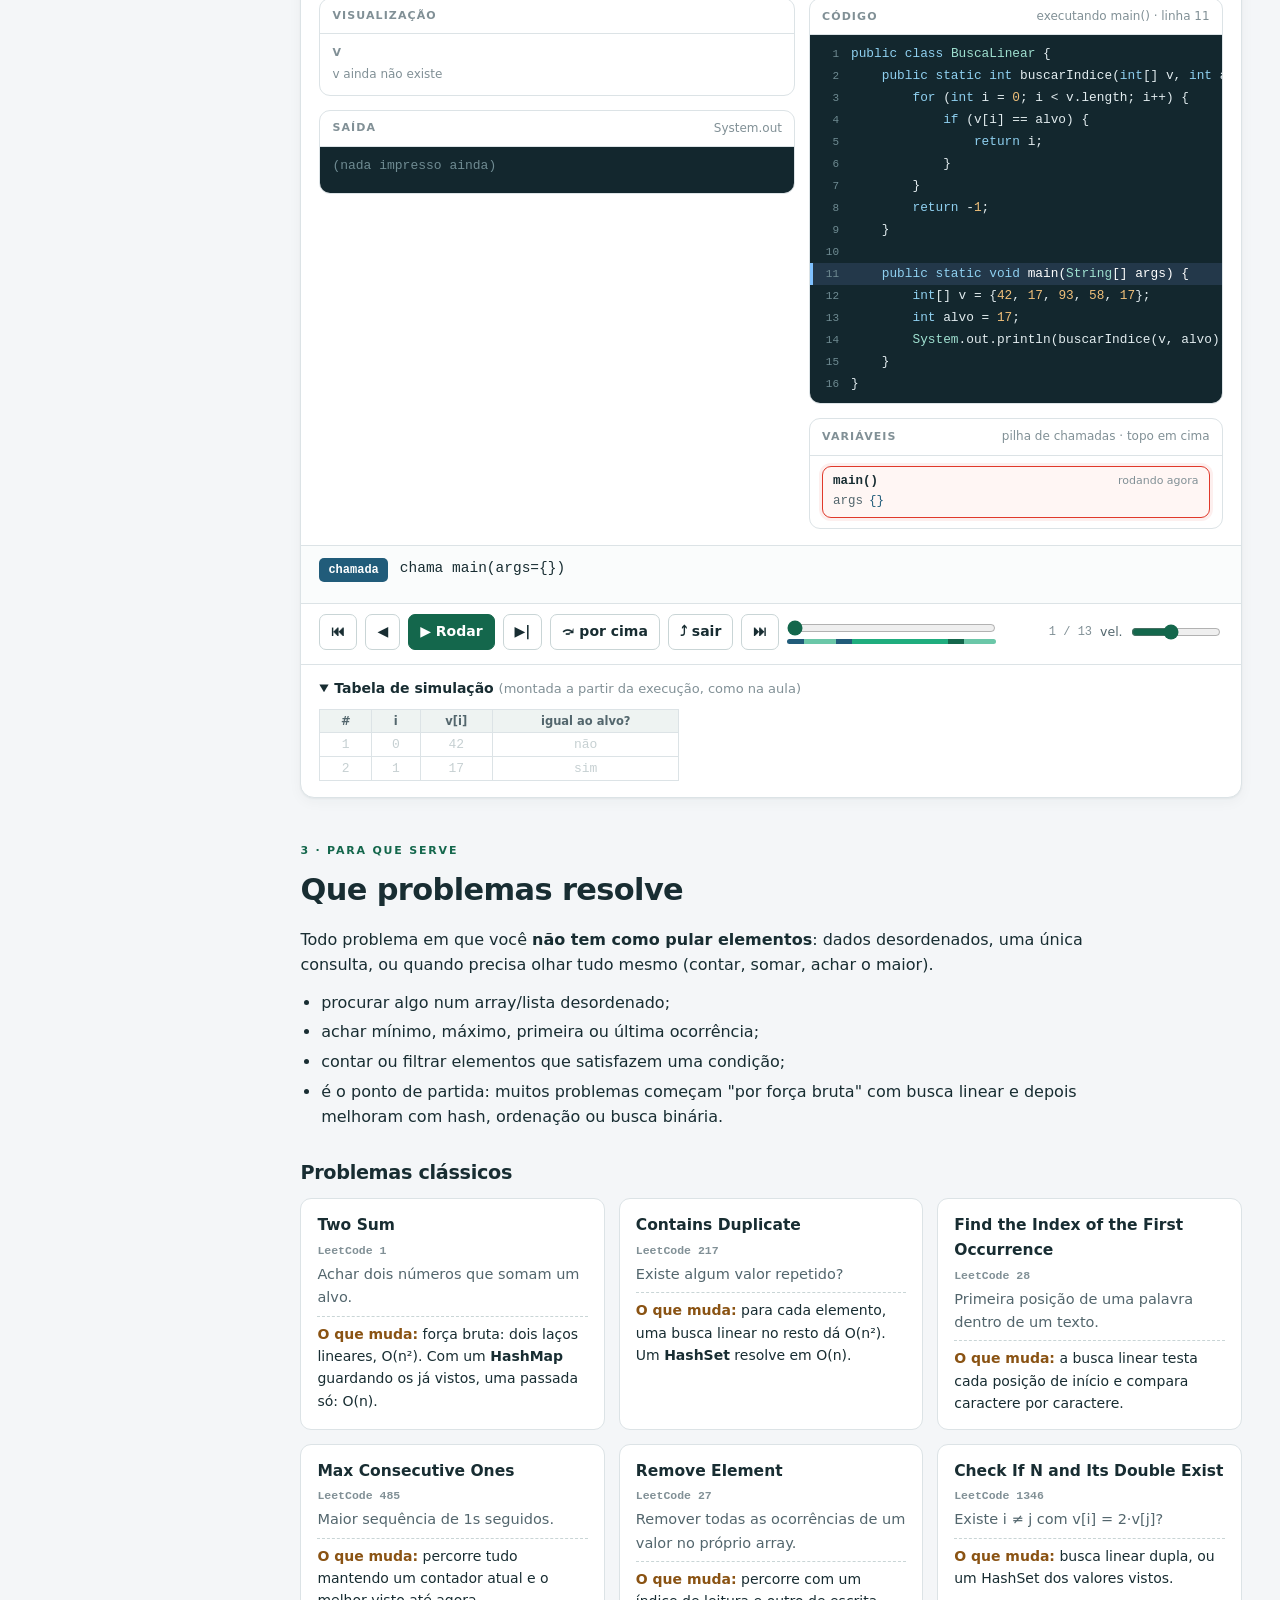
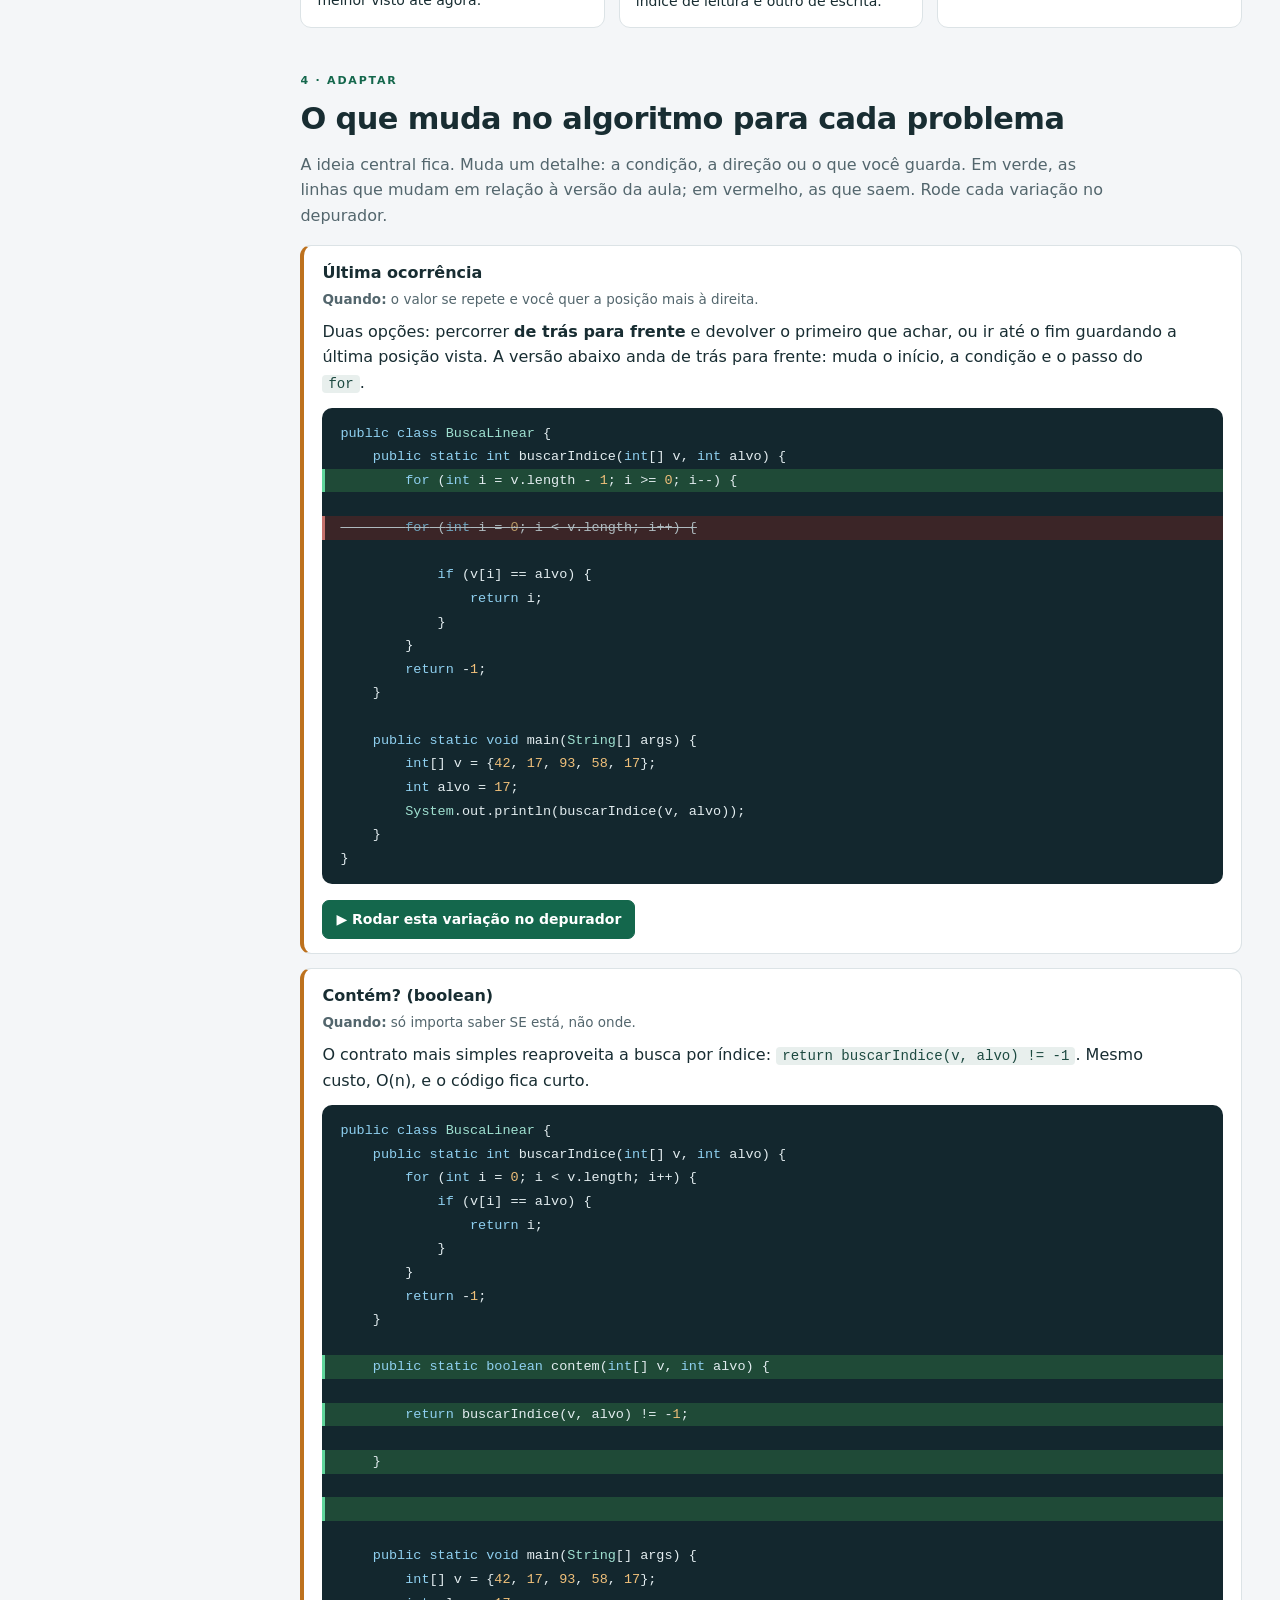
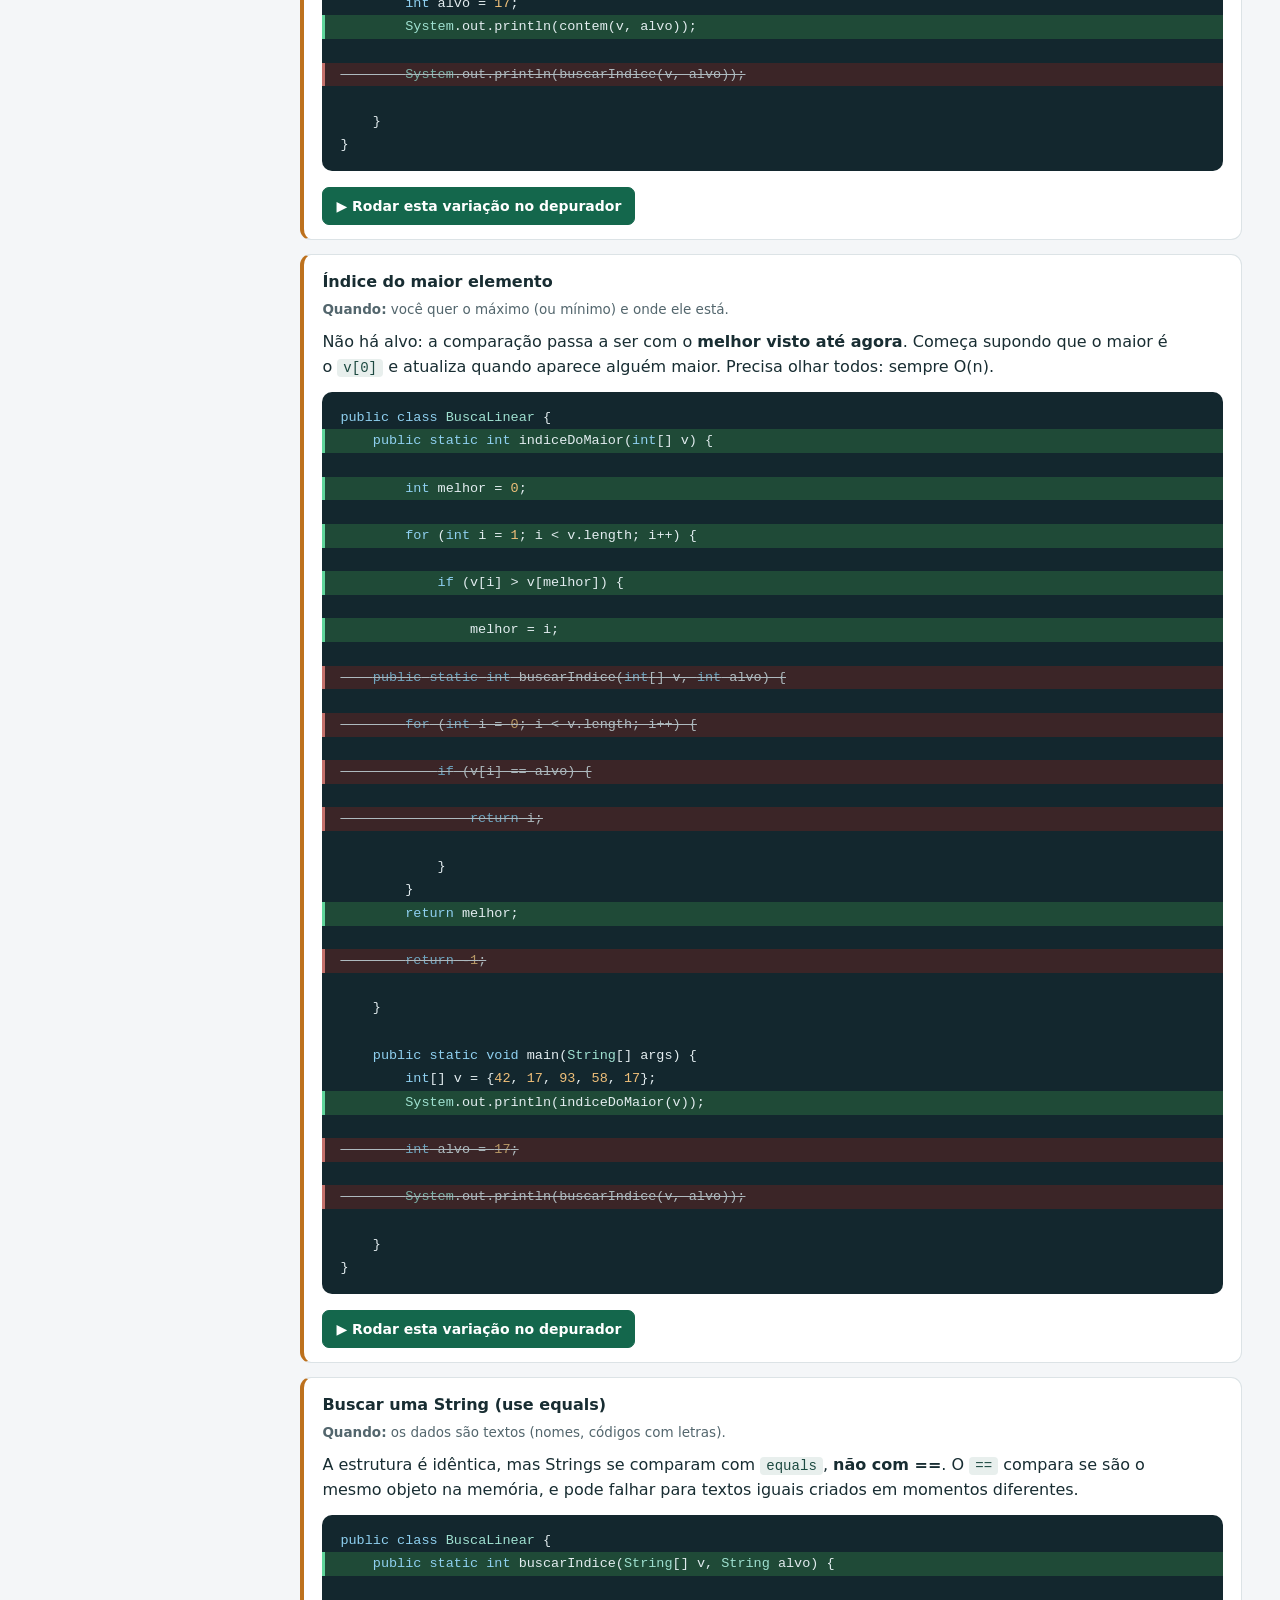
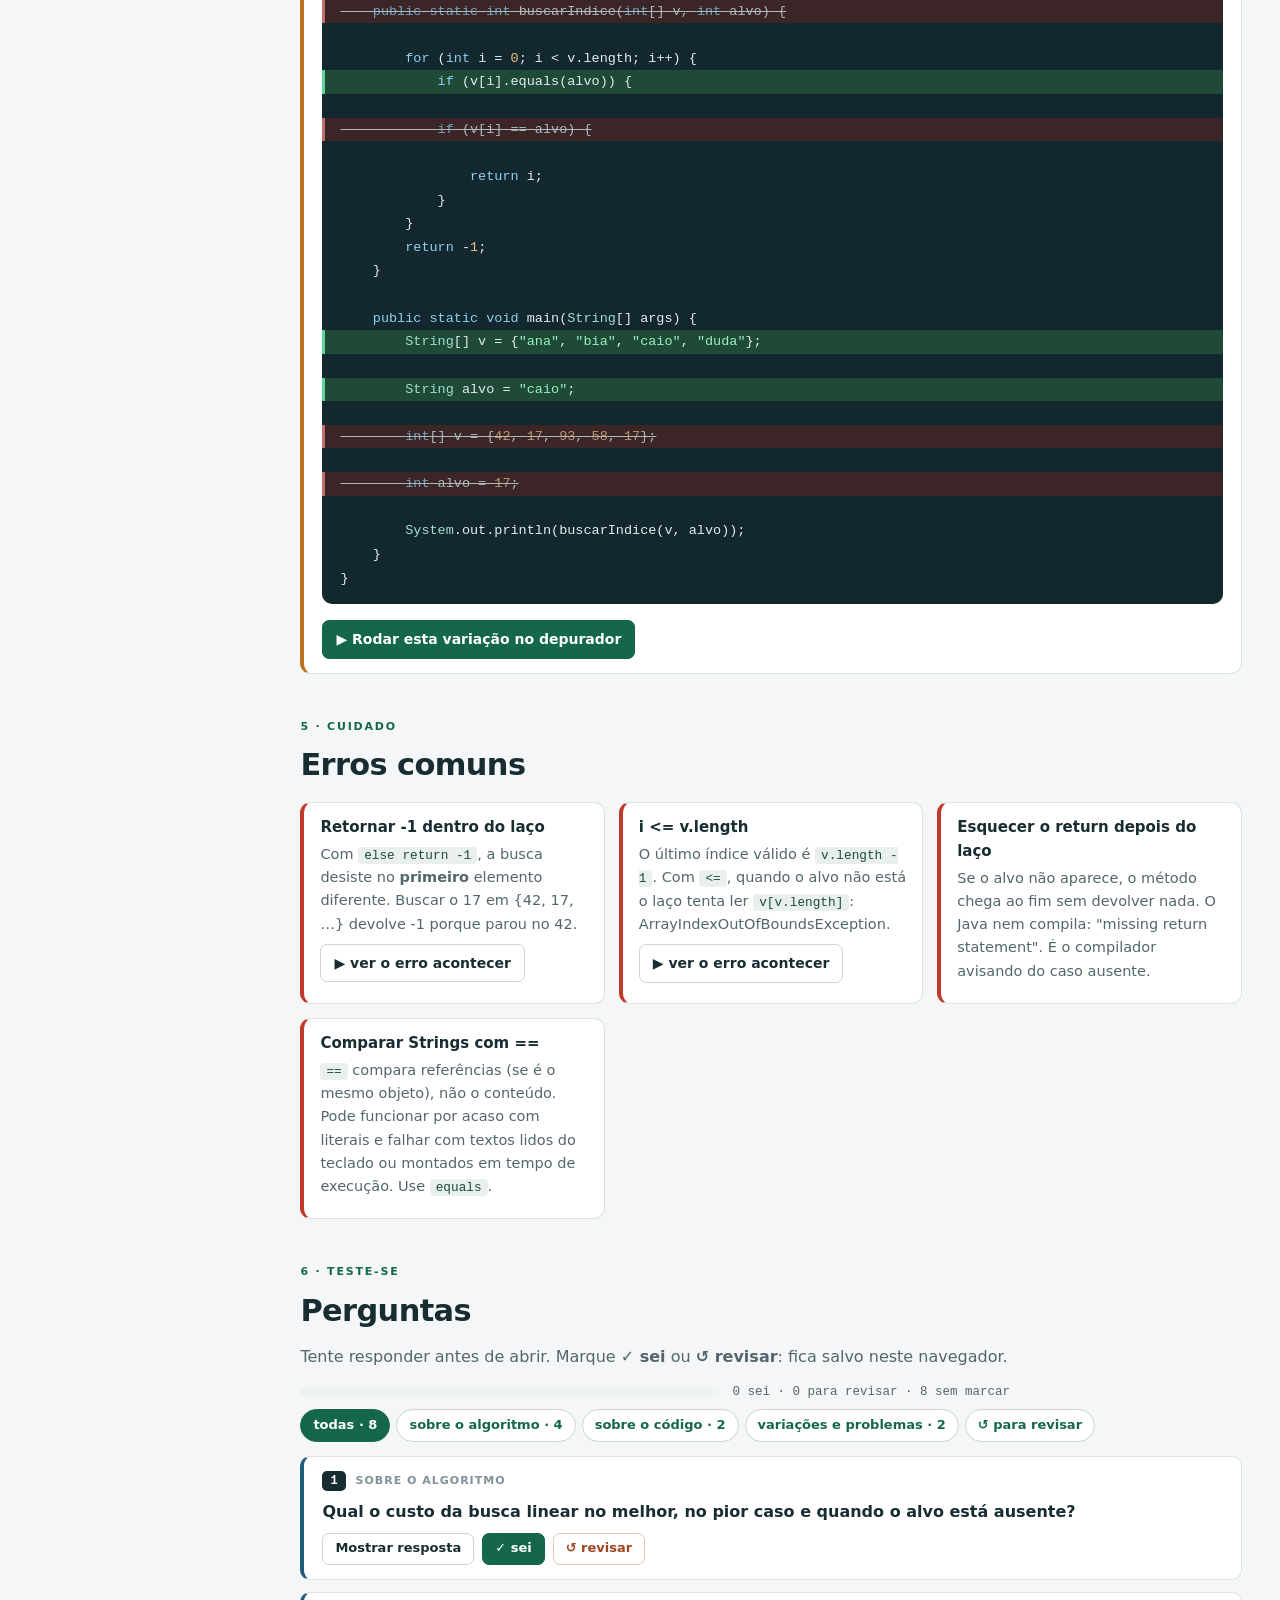
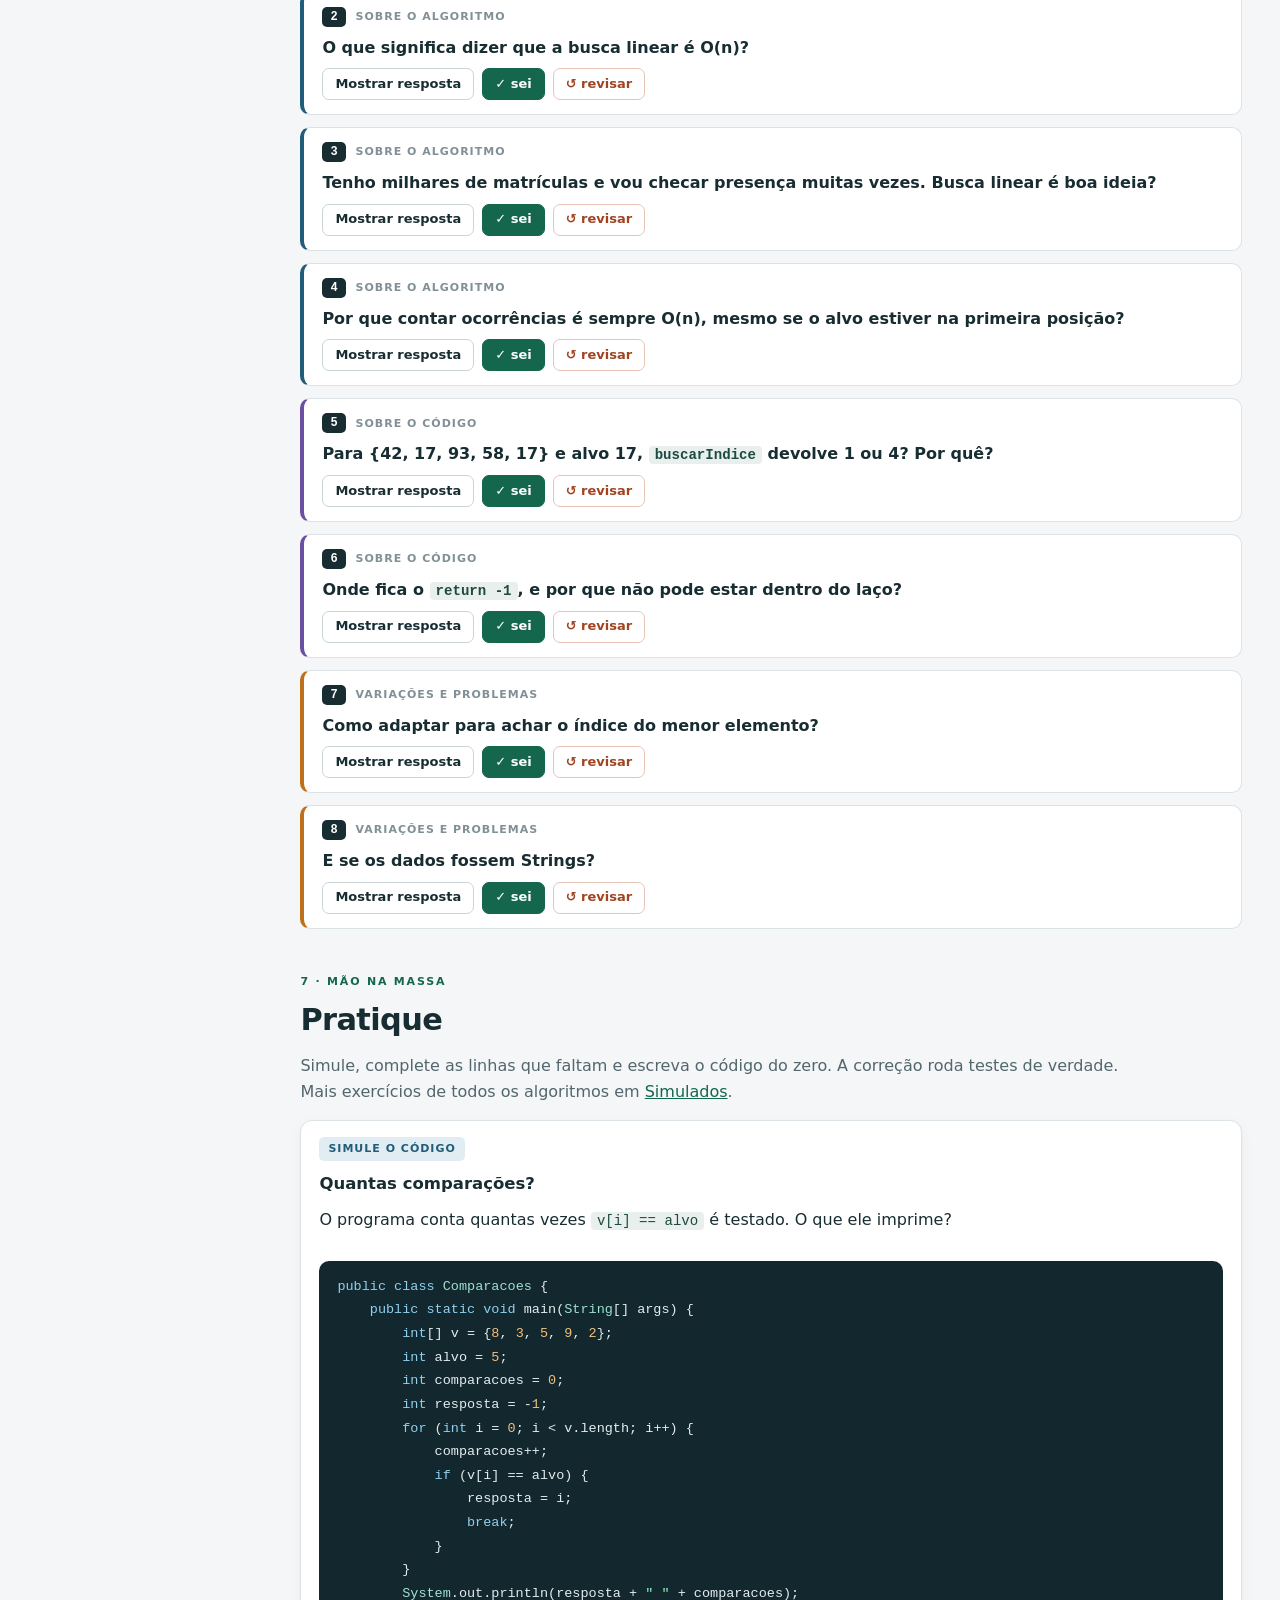
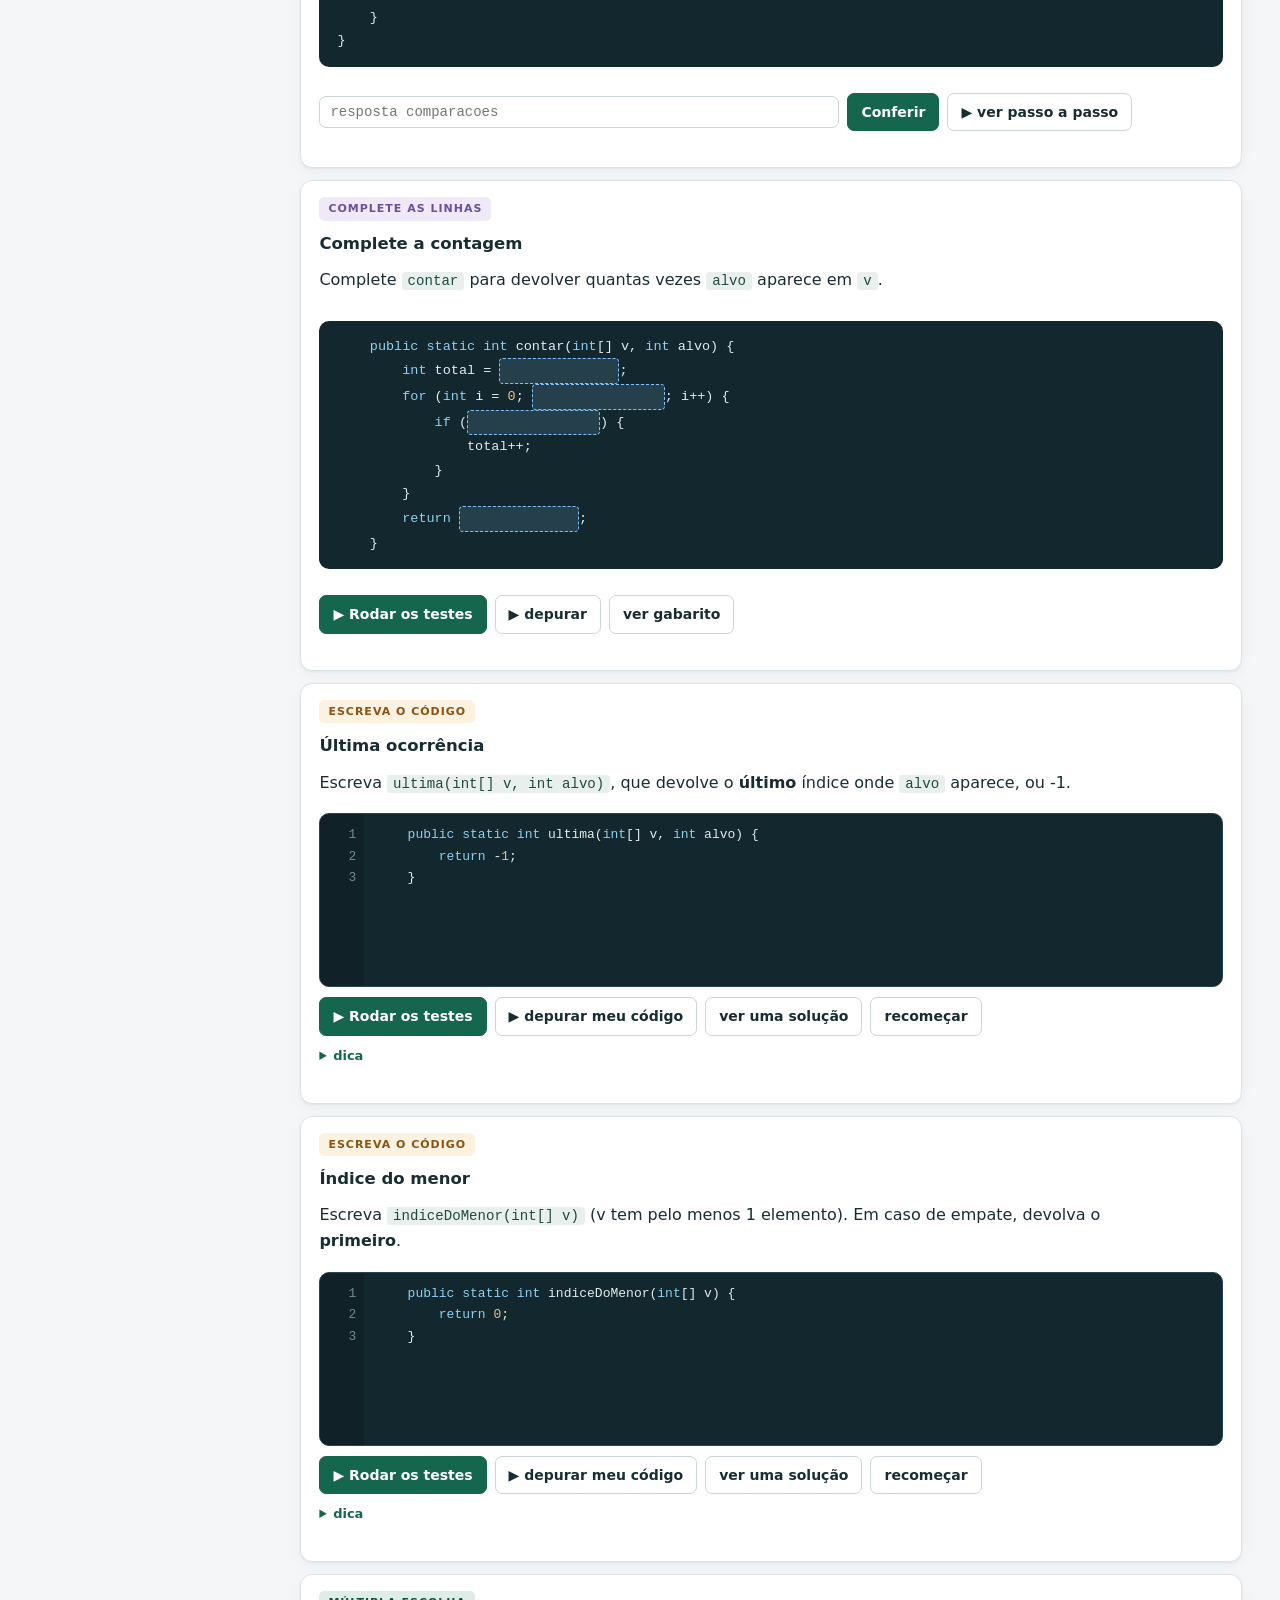
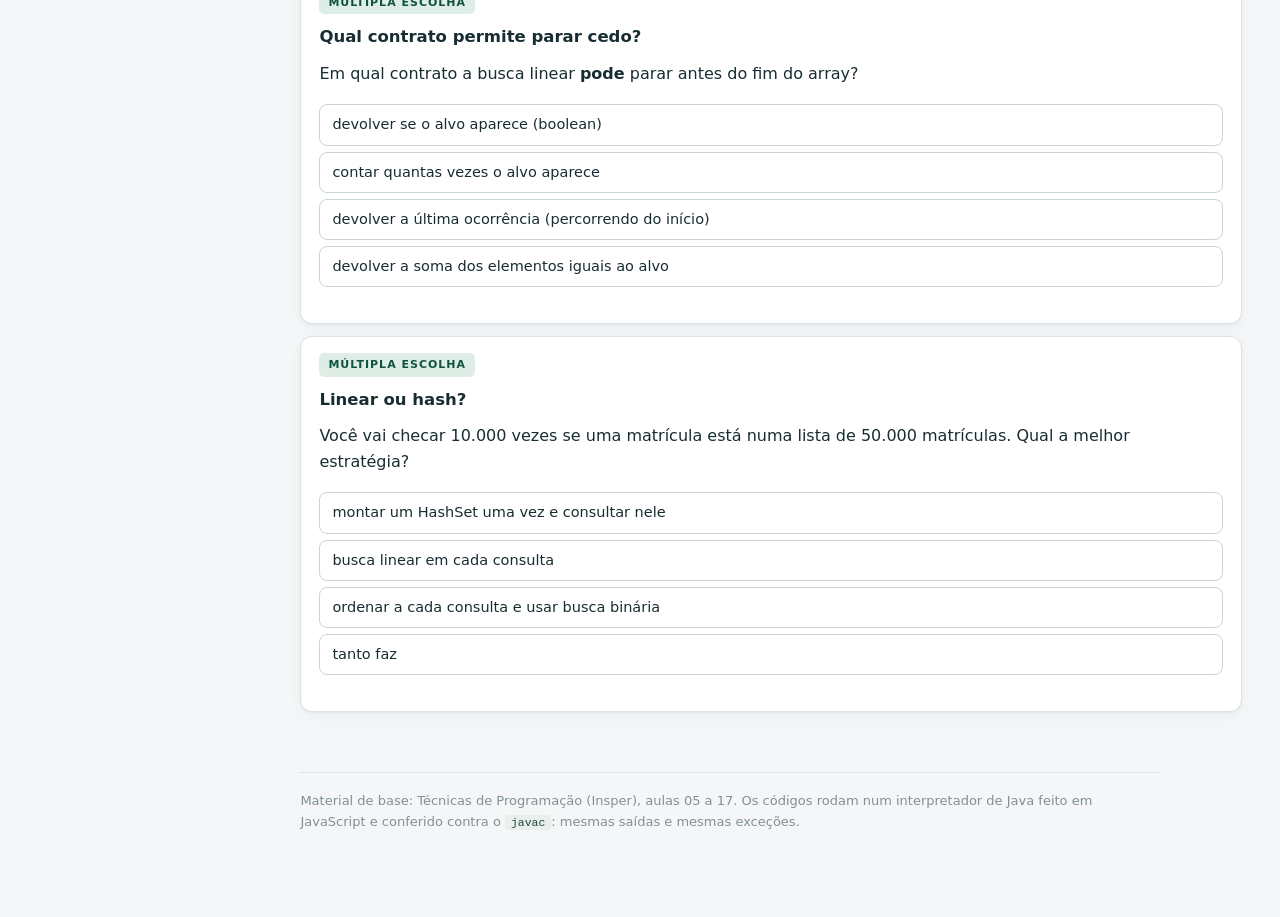
<file: algoritmos/busca-linear.html>
<!doctype html>
<html lang="pt-BR">
<head>
<meta charset="utf-8">
<meta name="viewport" content="width=device-width, initial-scale=1">
<title>Busca linear · Algoritmos em movimento</title>
<meta name="description" content="Olha um por um até achar. Funciona em qualquer array, ordenado ou não.">
<link rel="icon" href="data:image/svg+xml,%3Csvg xmlns='http://www.w3.org/2000/svg' viewBox='0 0 32 32'%3E%3Crect width='32' height='32' rx='8' fill='%23112c2a'/%3E%3Ctext x='16' y='22' font-family='monospace' font-size='15' font-weight='700' fill='%2397efbd' text-anchor='middle'%3E%7B%20%7D%3C/text%3E%3C/svg%3E">
<link rel="stylesheet" href="../css/guia.css">
</head>
<body data-pagina="algoritmo" data-algo="busca-linear" data-base="../">
<noscript><p style="padding:20px">Este guia precisa de JavaScript: os algoritmos rodam no navegador.</p></noscript>
<script src="../js/java.js"></script>
<script src="../js/util.js"></script>
<script src="../js/viz.js"></script>
<script src="../js/depurador.js"></script>
<script src="../js/exercicios.js"></script>
<script src="../js/dados/indice.js"></script>
<script src="../js/dados/busca-linear.js"></script>
<script src="../js/pagina.js"></script>
</body>
</html>
</file>
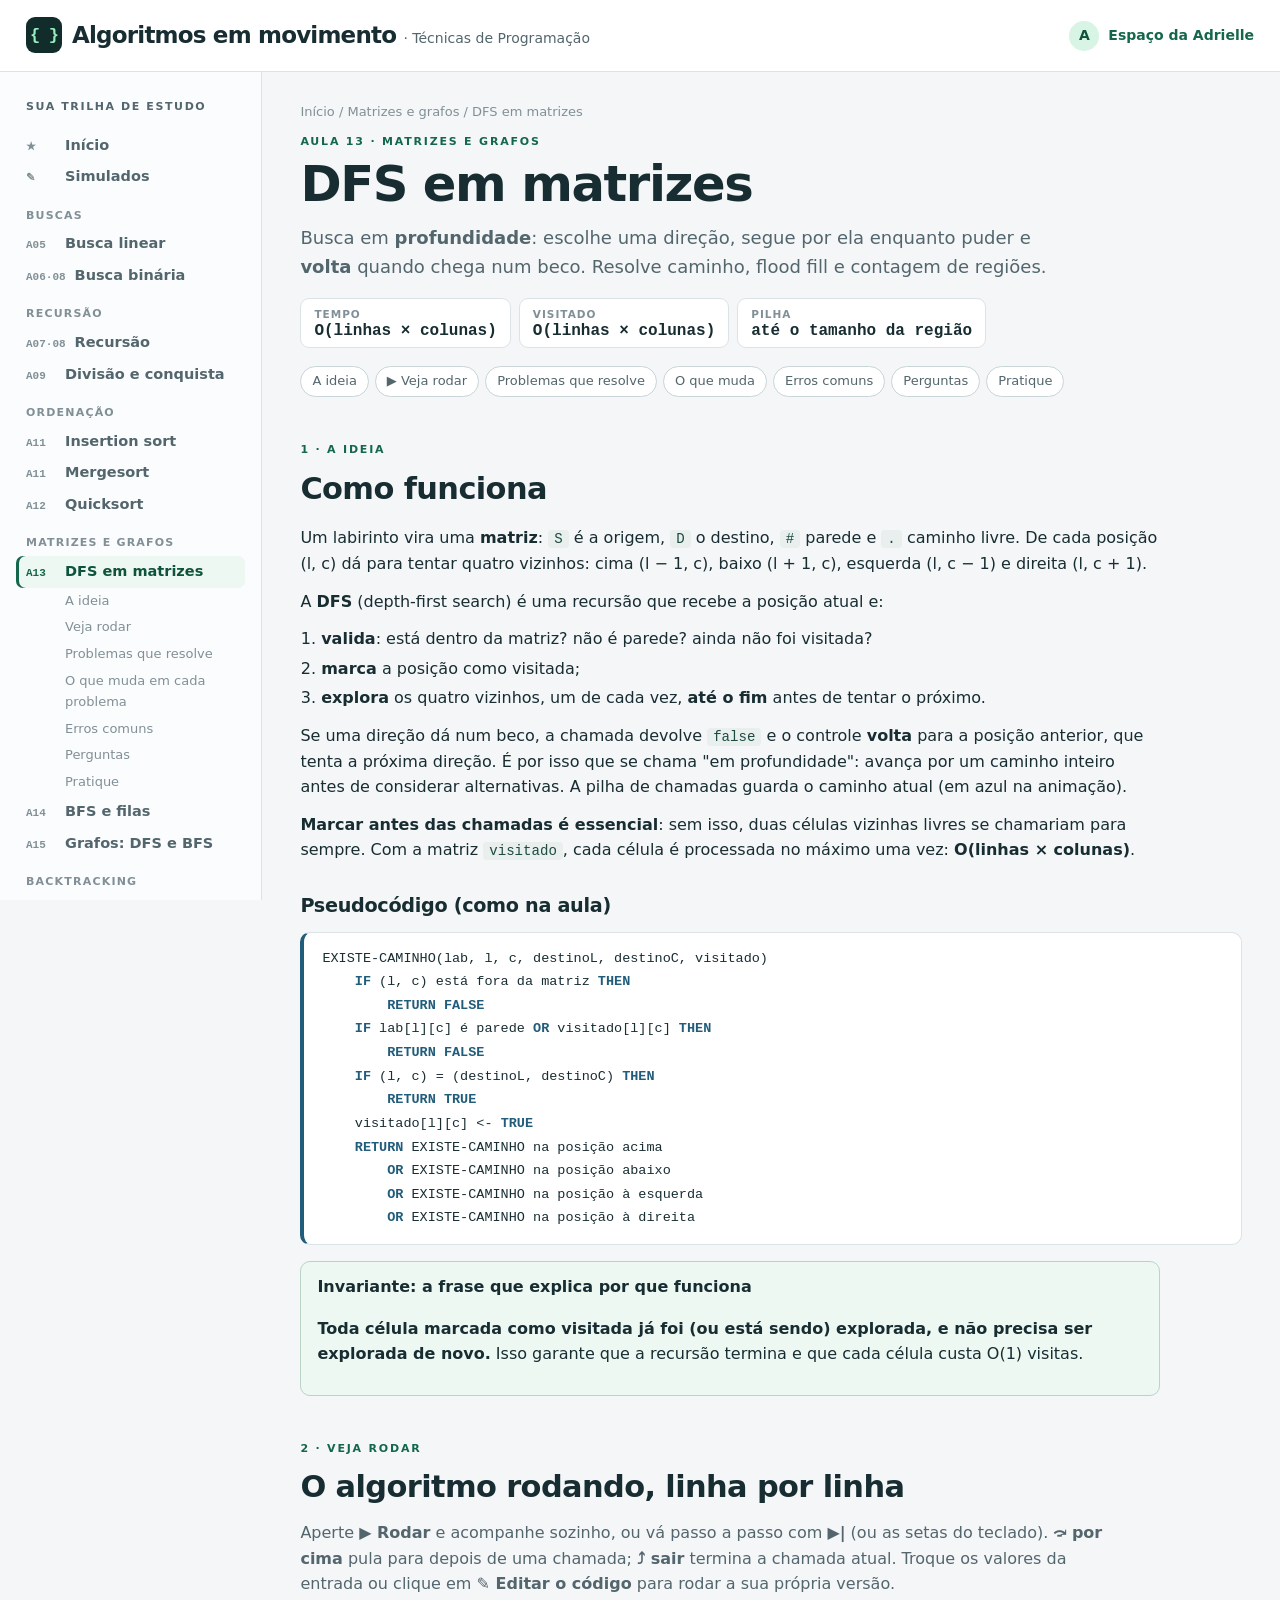
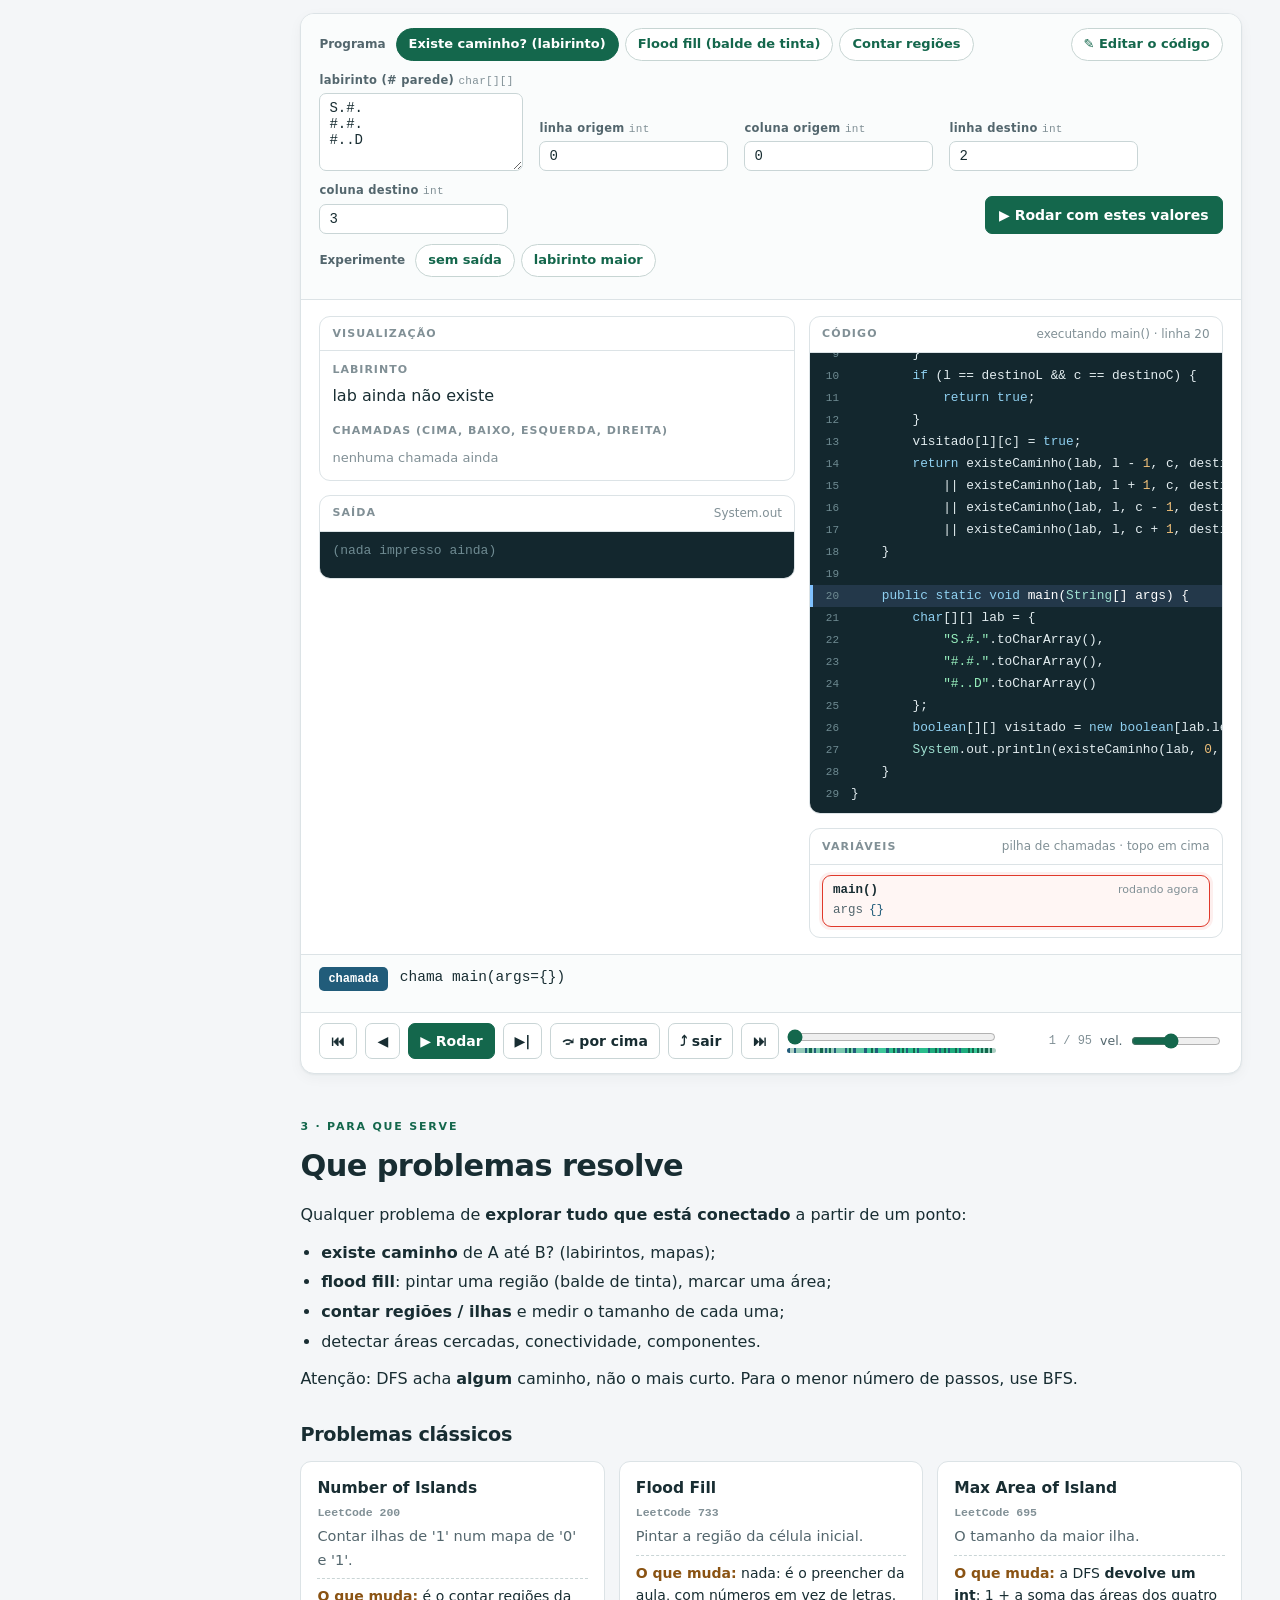
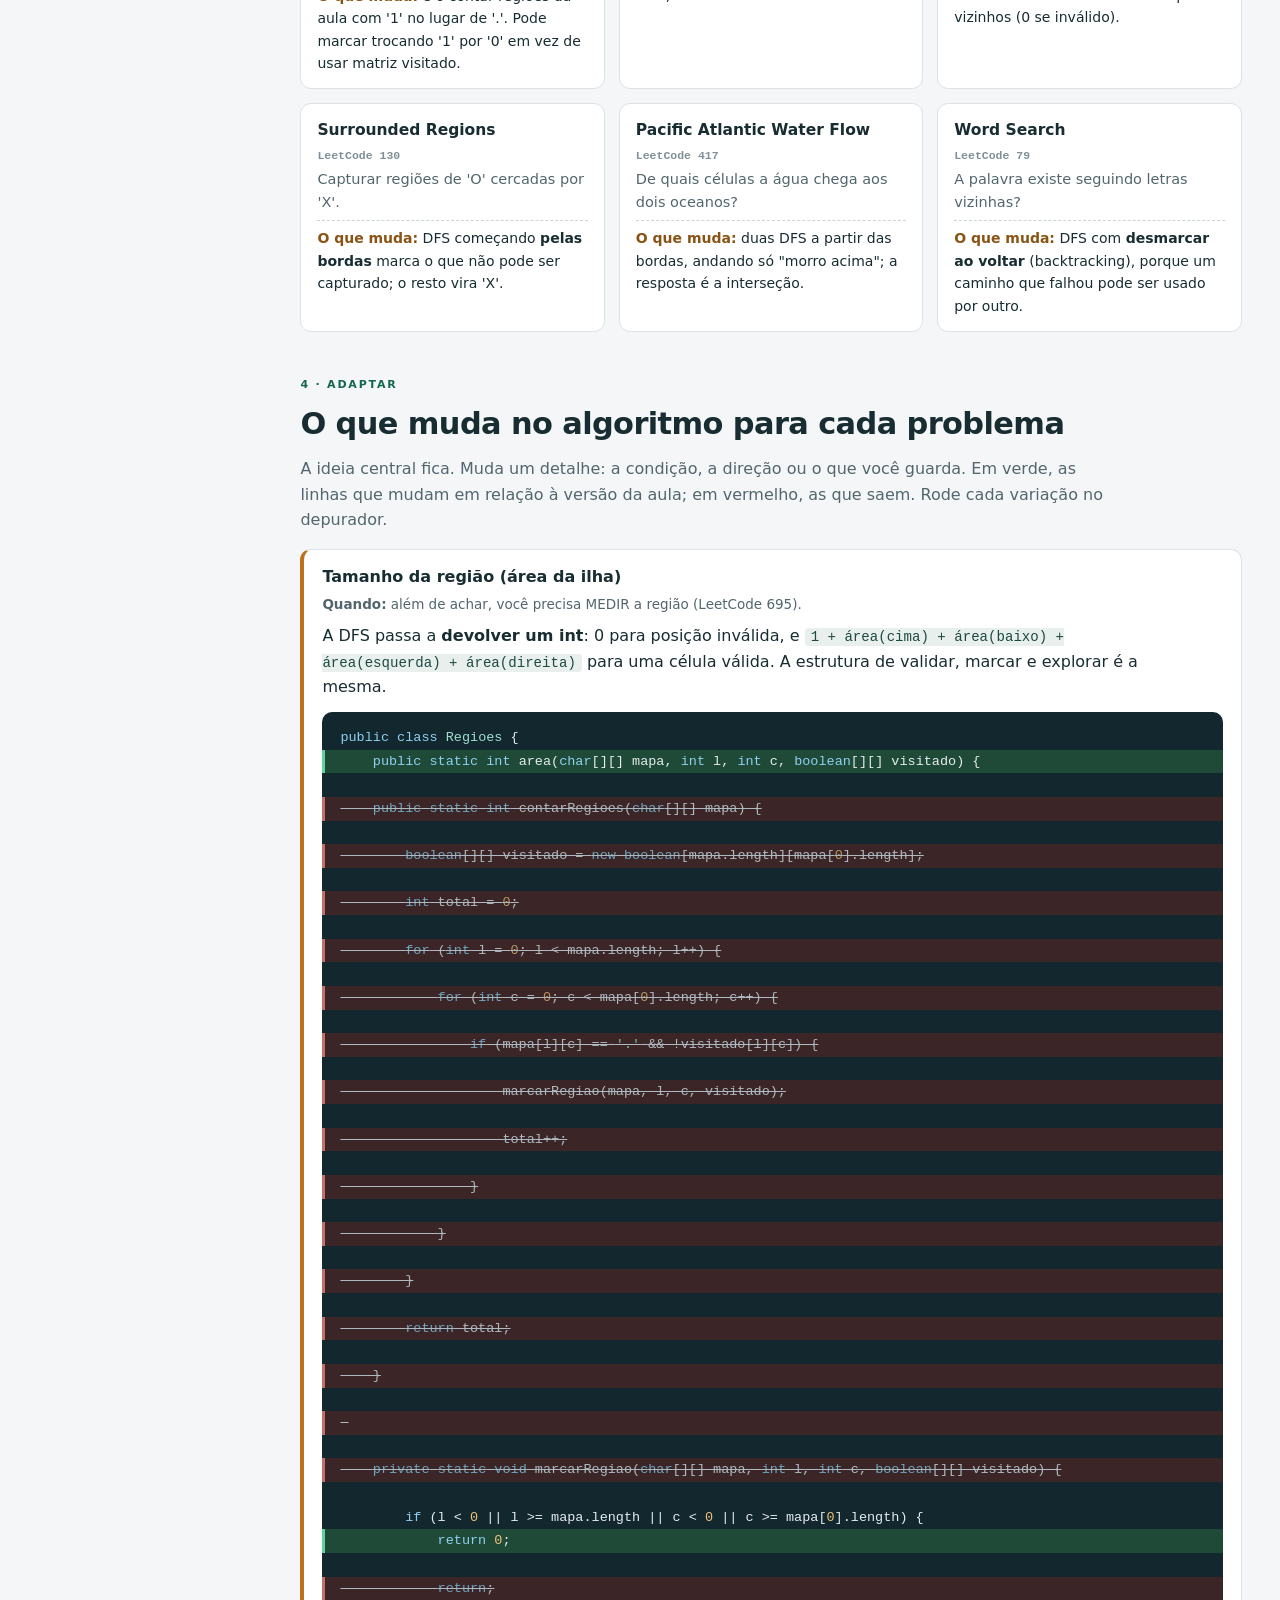
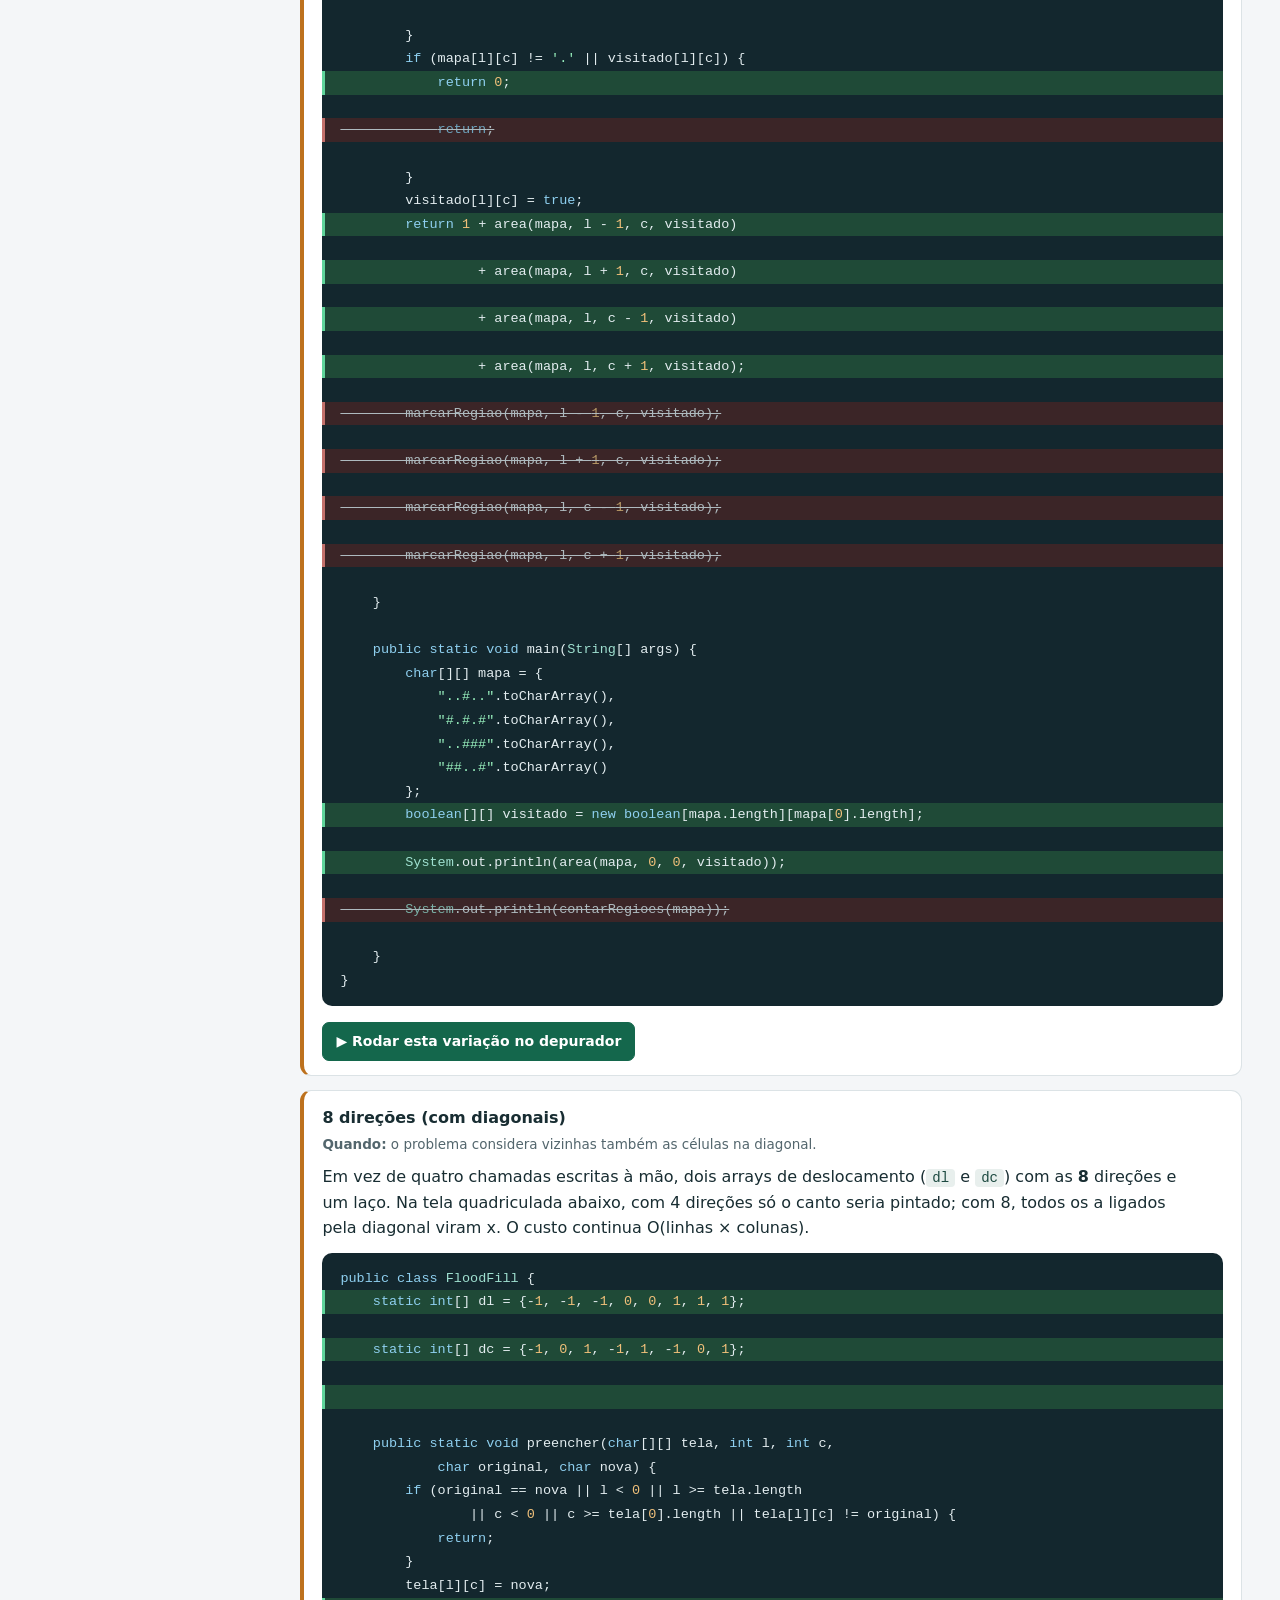
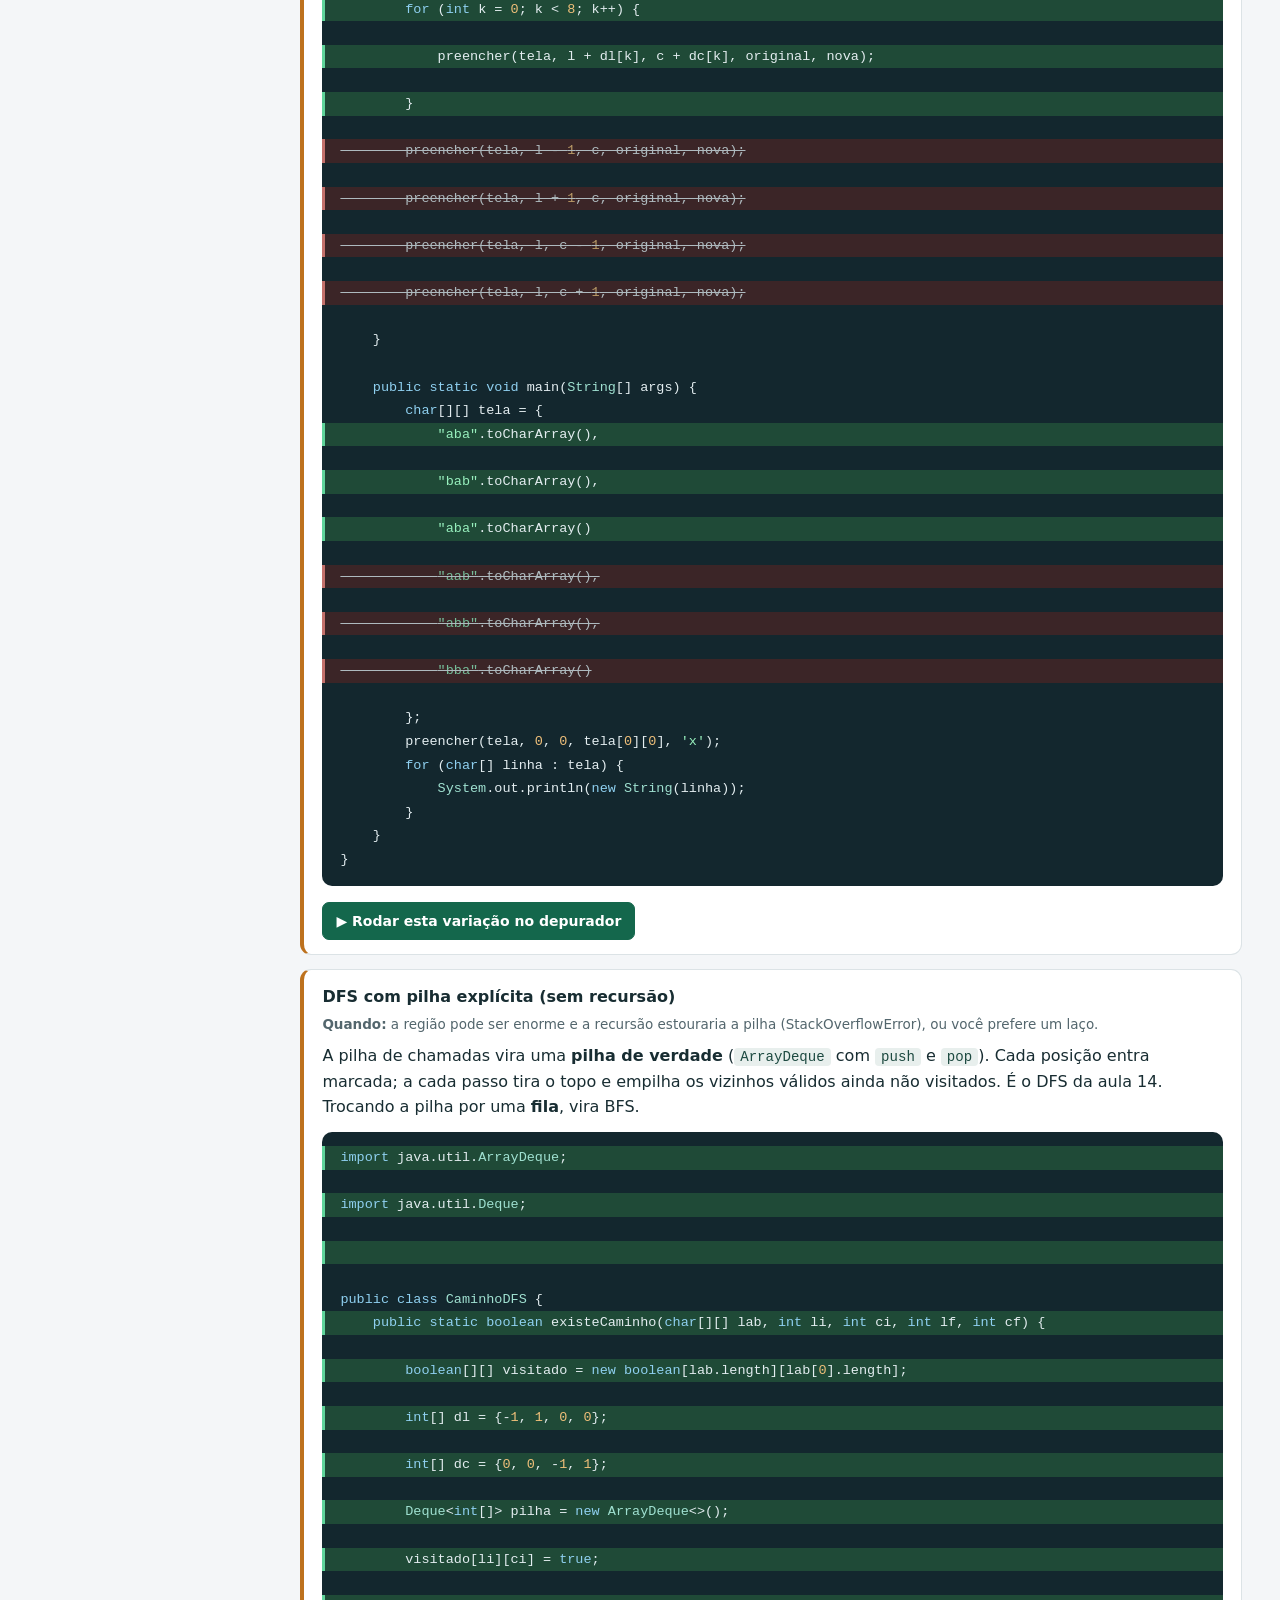
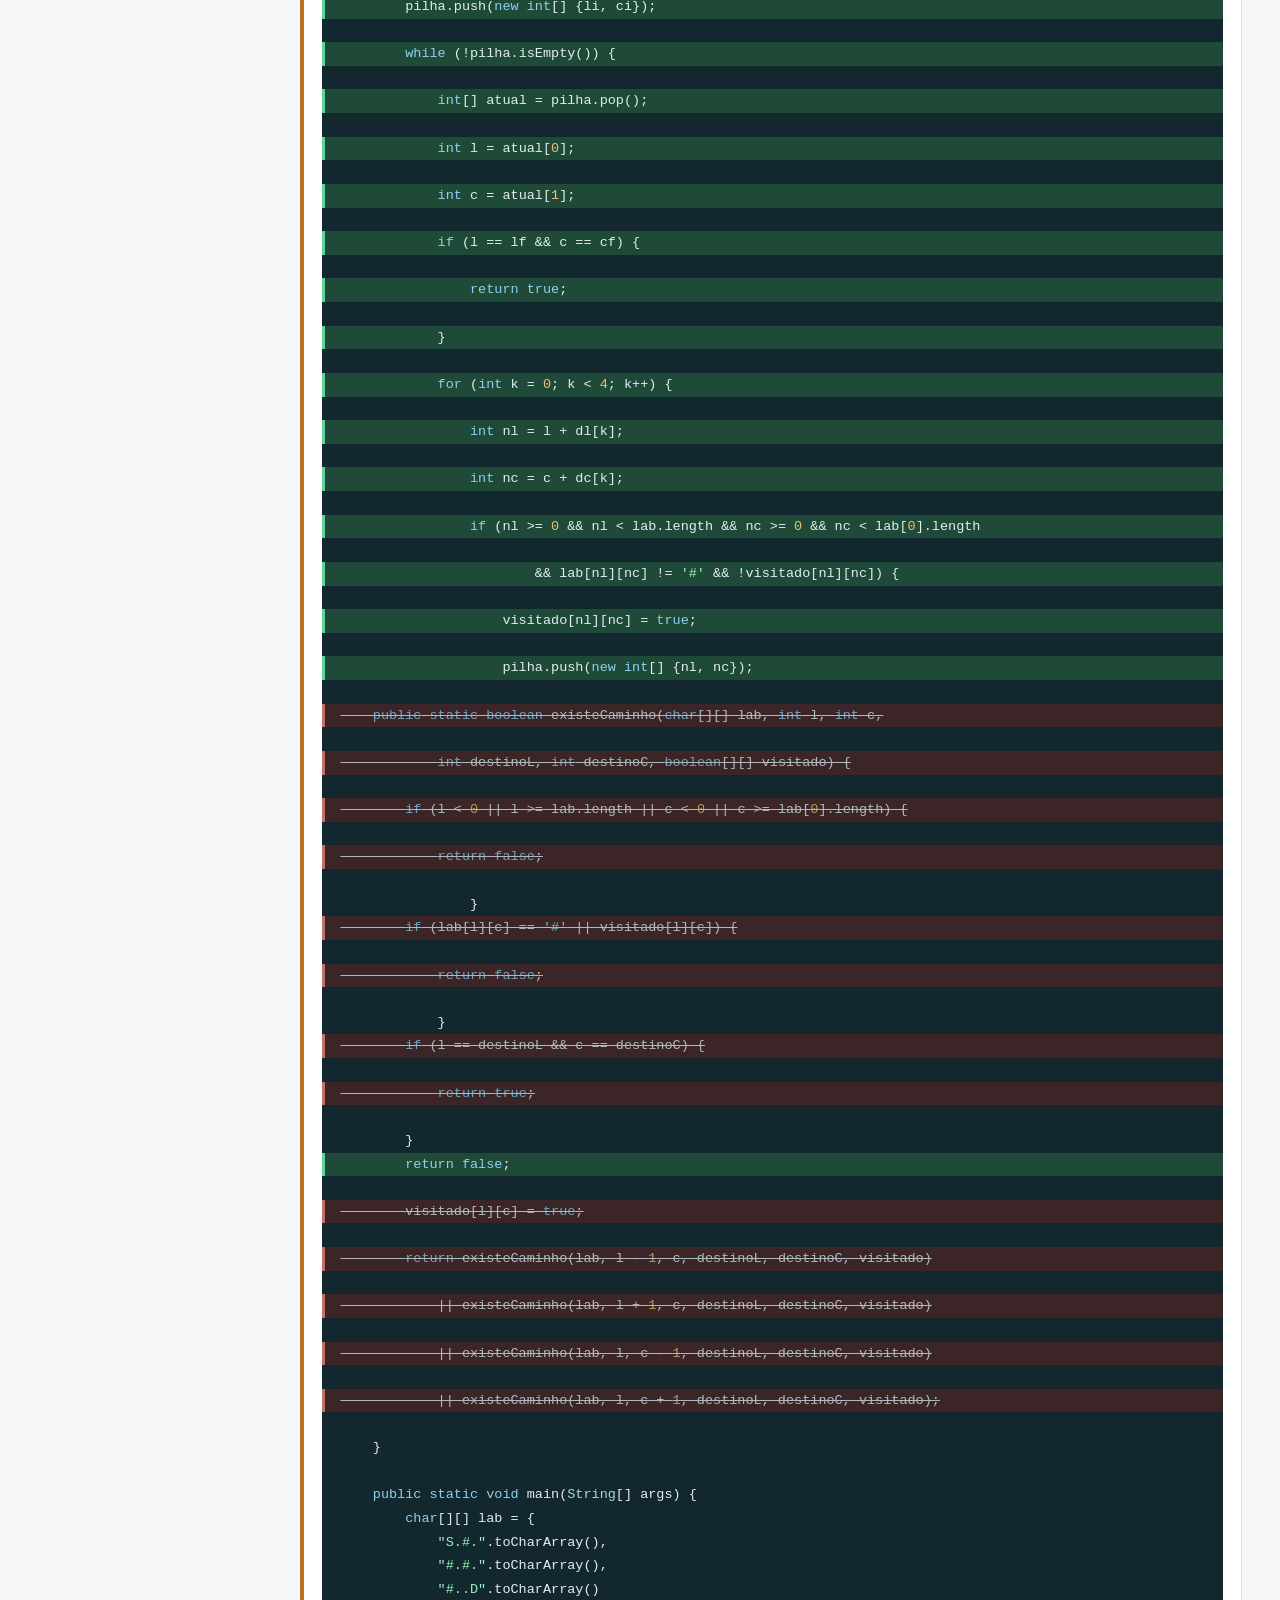
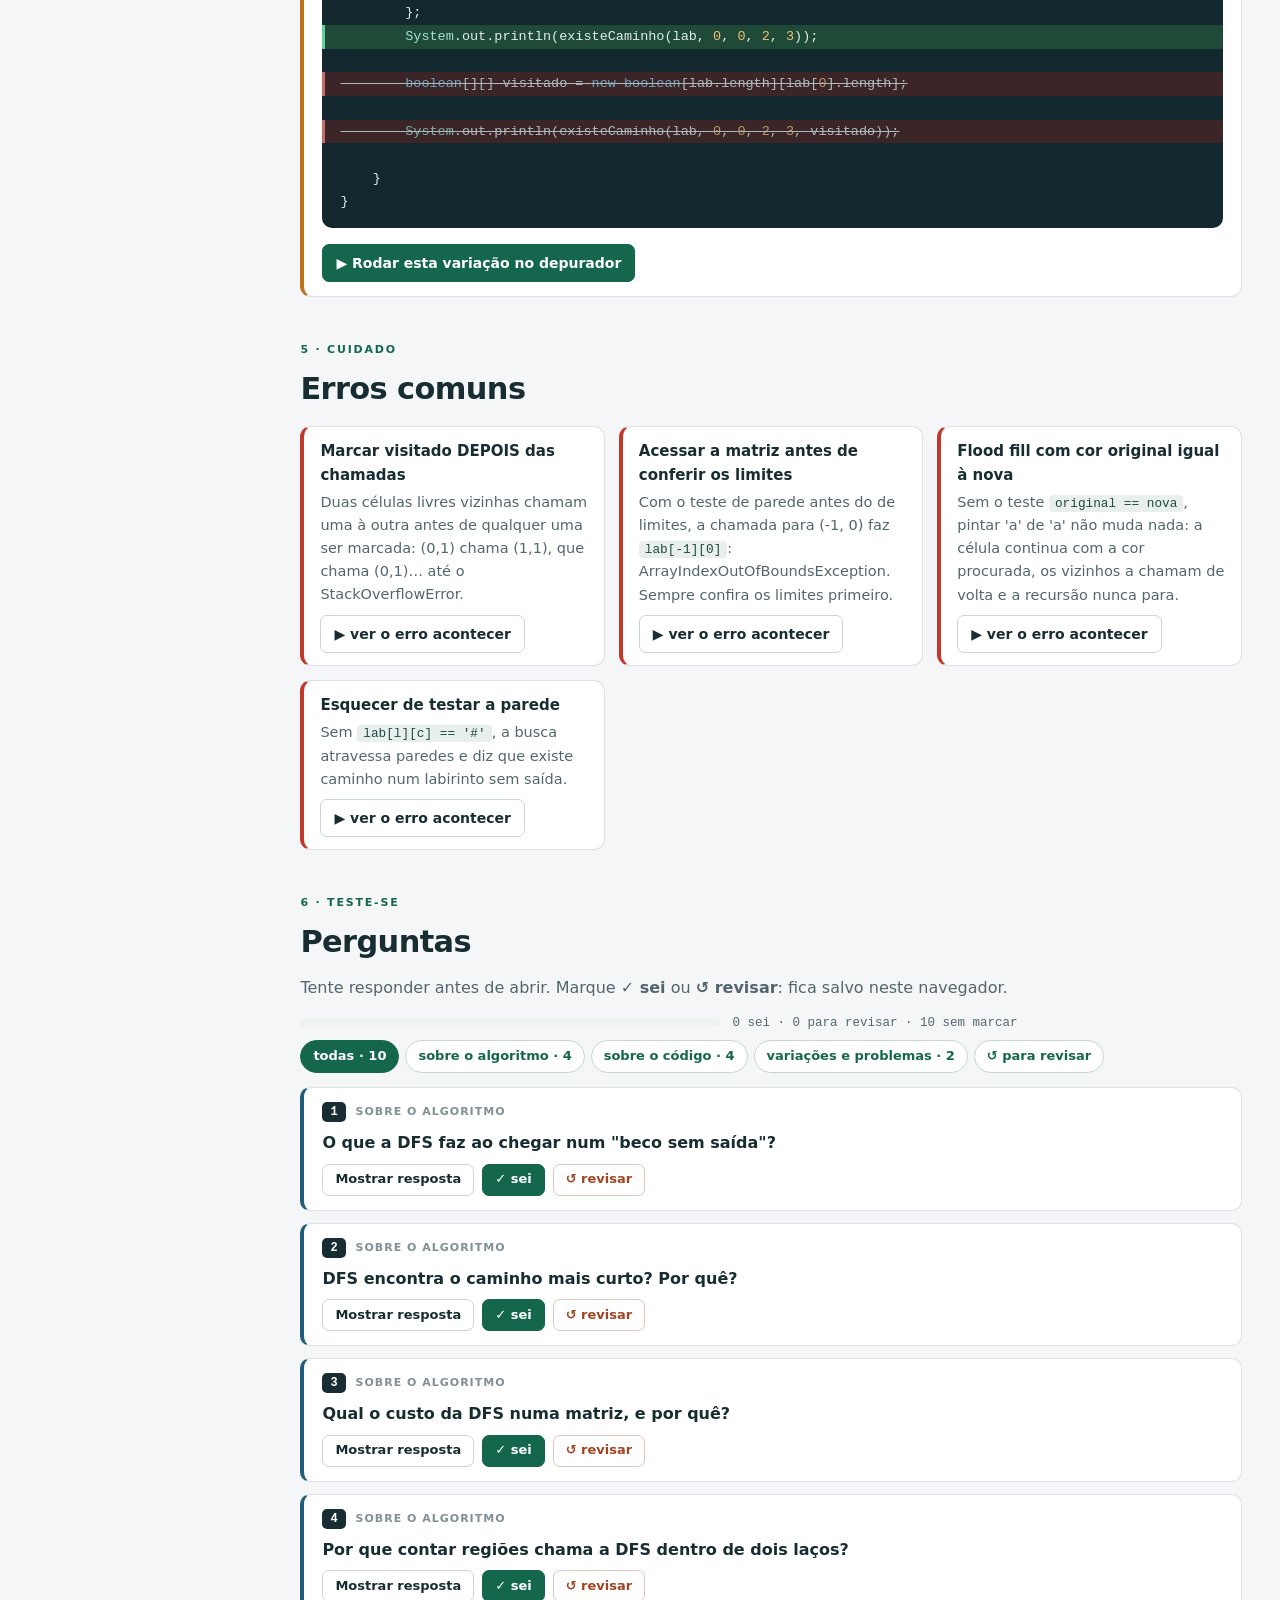
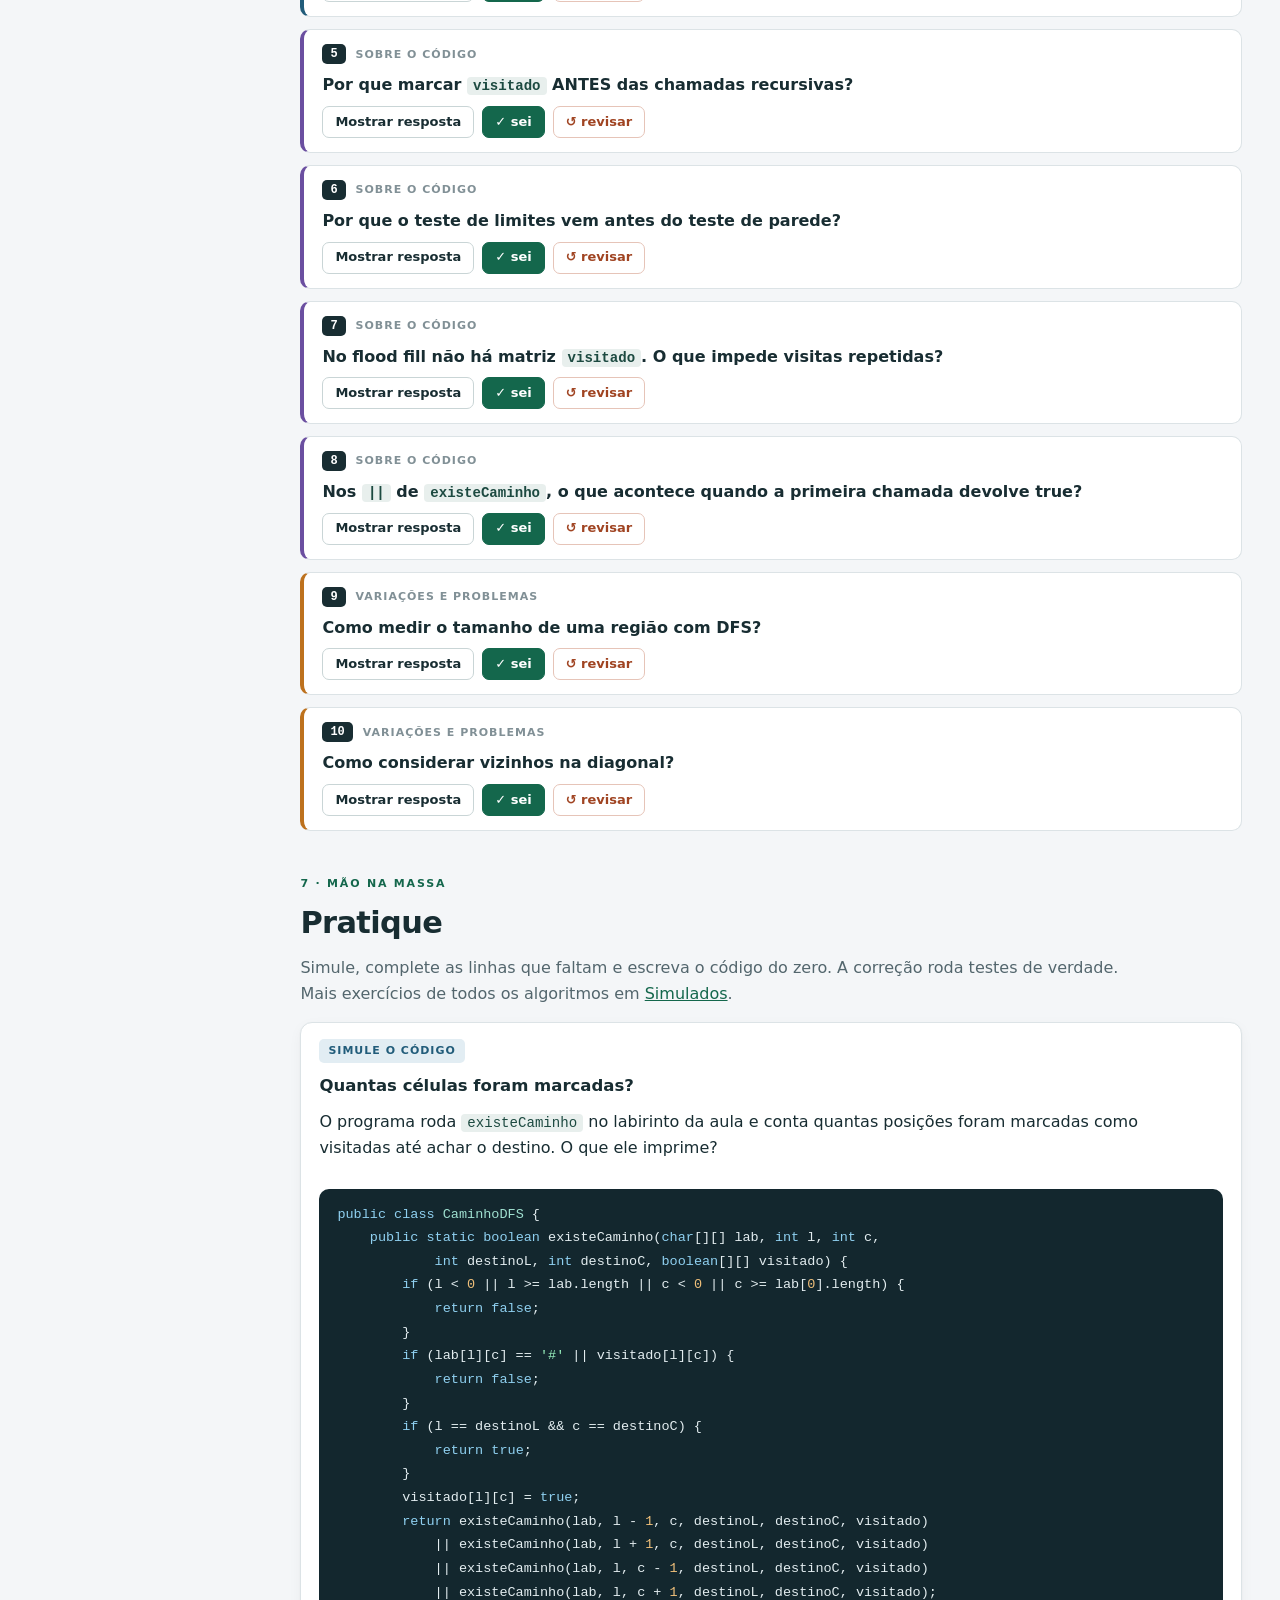
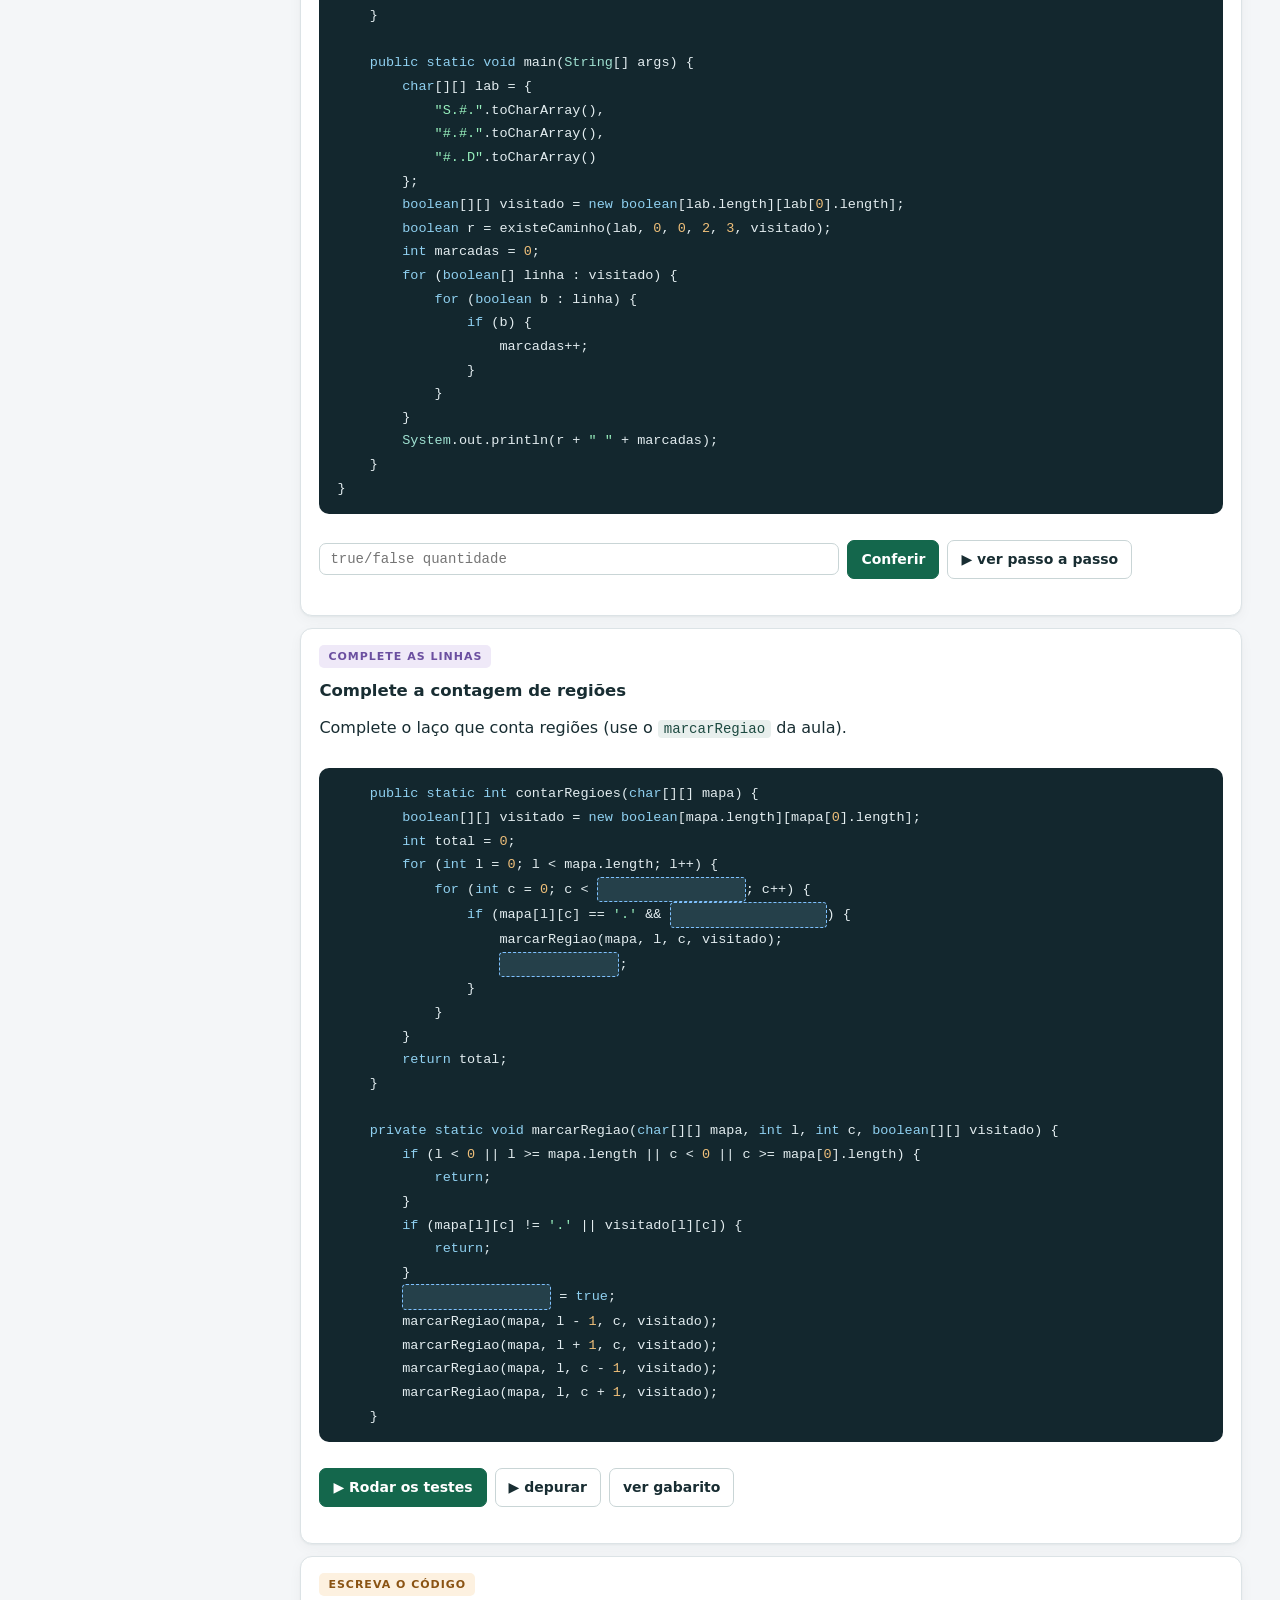
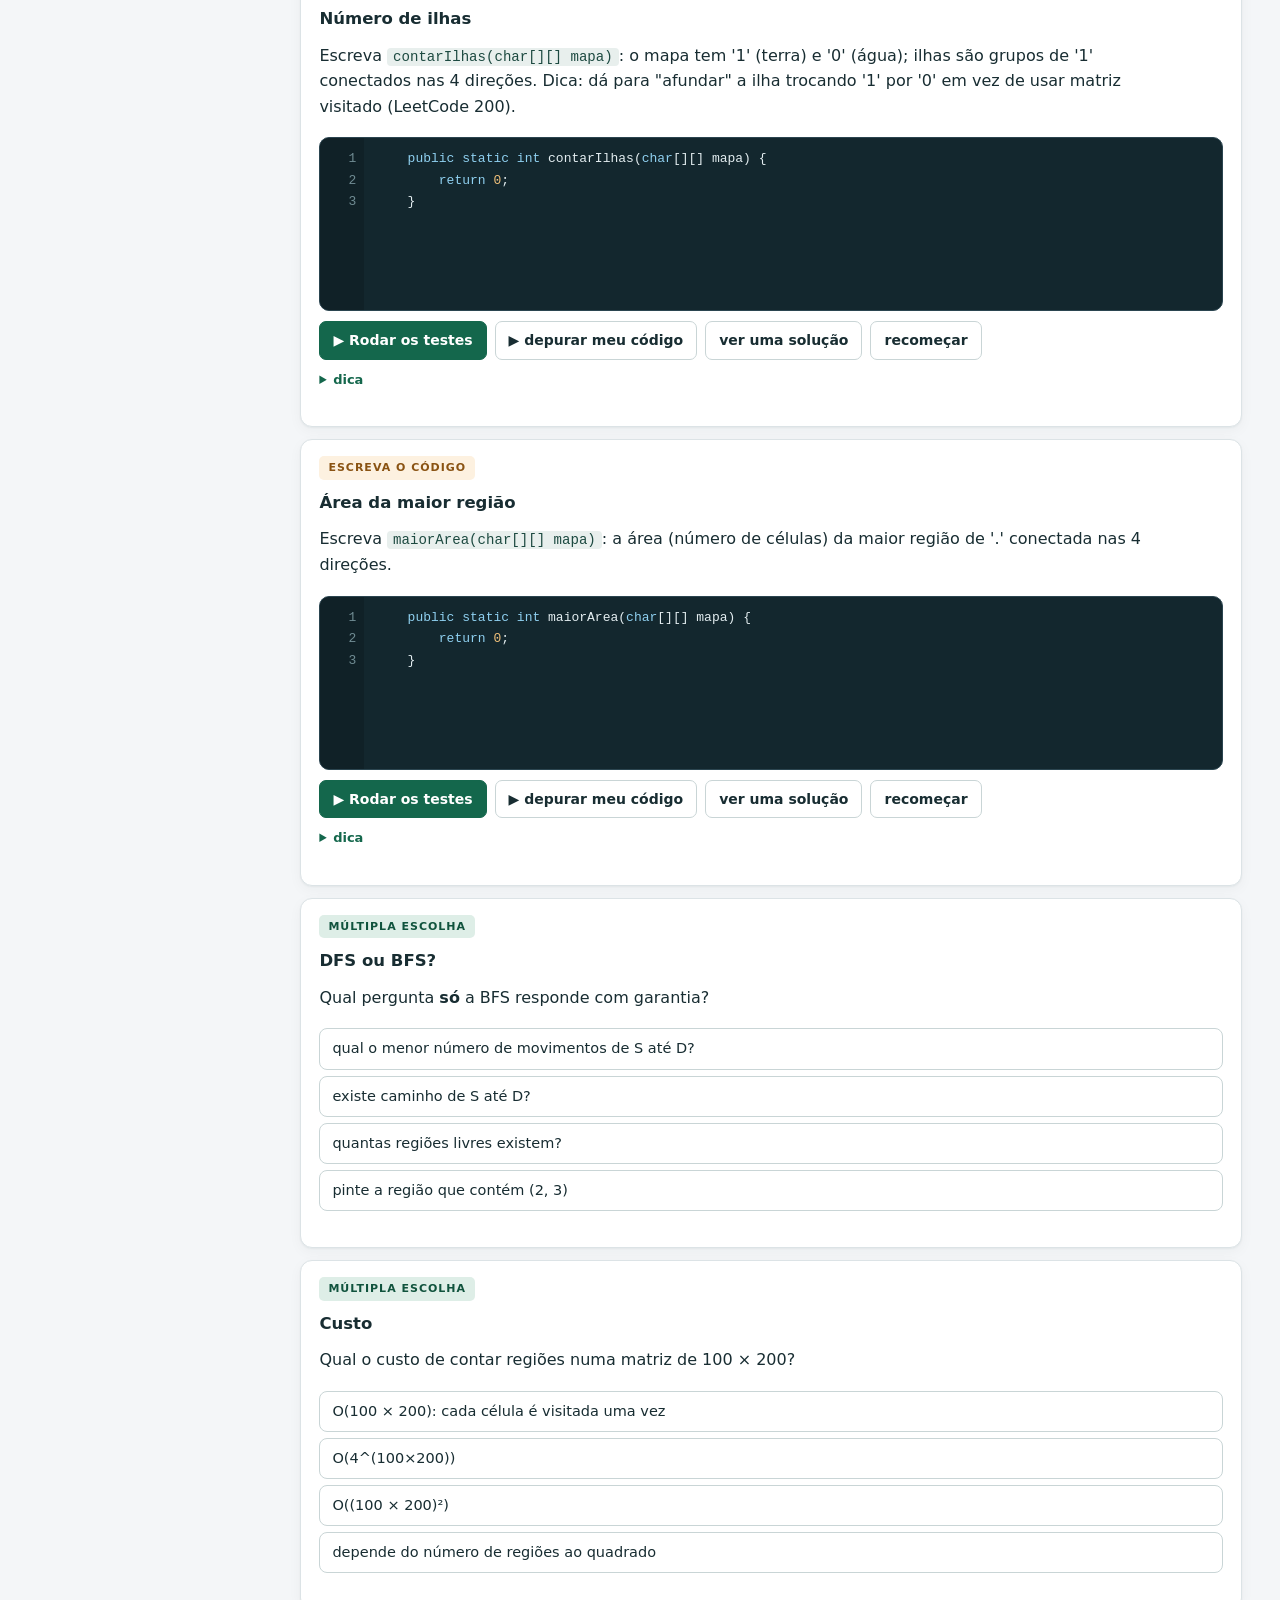
<file: algoritmos/dfs.html>
<!doctype html>
<html lang="pt-BR">
<head>
<meta charset="utf-8">
<meta name="viewport" content="width=device-width, initial-scale=1">
<title>DFS em matrizes · Algoritmos em movimento</title>
<meta name="description" content="Aprofunda por um caminho e volta: labirinto, flood fill, contar regiões.">
<link rel="icon" href="data:image/svg+xml,%3Csvg xmlns='http://www.w3.org/2000/svg' viewBox='0 0 32 32'%3E%3Crect width='32' height='32' rx='8' fill='%23112c2a'/%3E%3Ctext x='16' y='22' font-family='monospace' font-size='15' font-weight='700' fill='%2397efbd' text-anchor='middle'%3E%7B%20%7D%3C/text%3E%3C/svg%3E">
<link rel="stylesheet" href="../css/guia.css">
</head>
<body data-pagina="algoritmo" data-algo="dfs" data-base="../">
<noscript><p style="padding:20px">Este guia precisa de JavaScript: os algoritmos rodam no navegador.</p></noscript>
<script src="../js/java.js"></script>
<script src="../js/util.js"></script>
<script src="../js/viz.js"></script>
<script src="../js/depurador.js"></script>
<script src="../js/exercicios.js"></script>
<script src="../js/dados/indice.js"></script>
<script src="../js/dados/dfs.js"></script>
<script src="../js/pagina.js"></script>
</body>
</html>
</file>
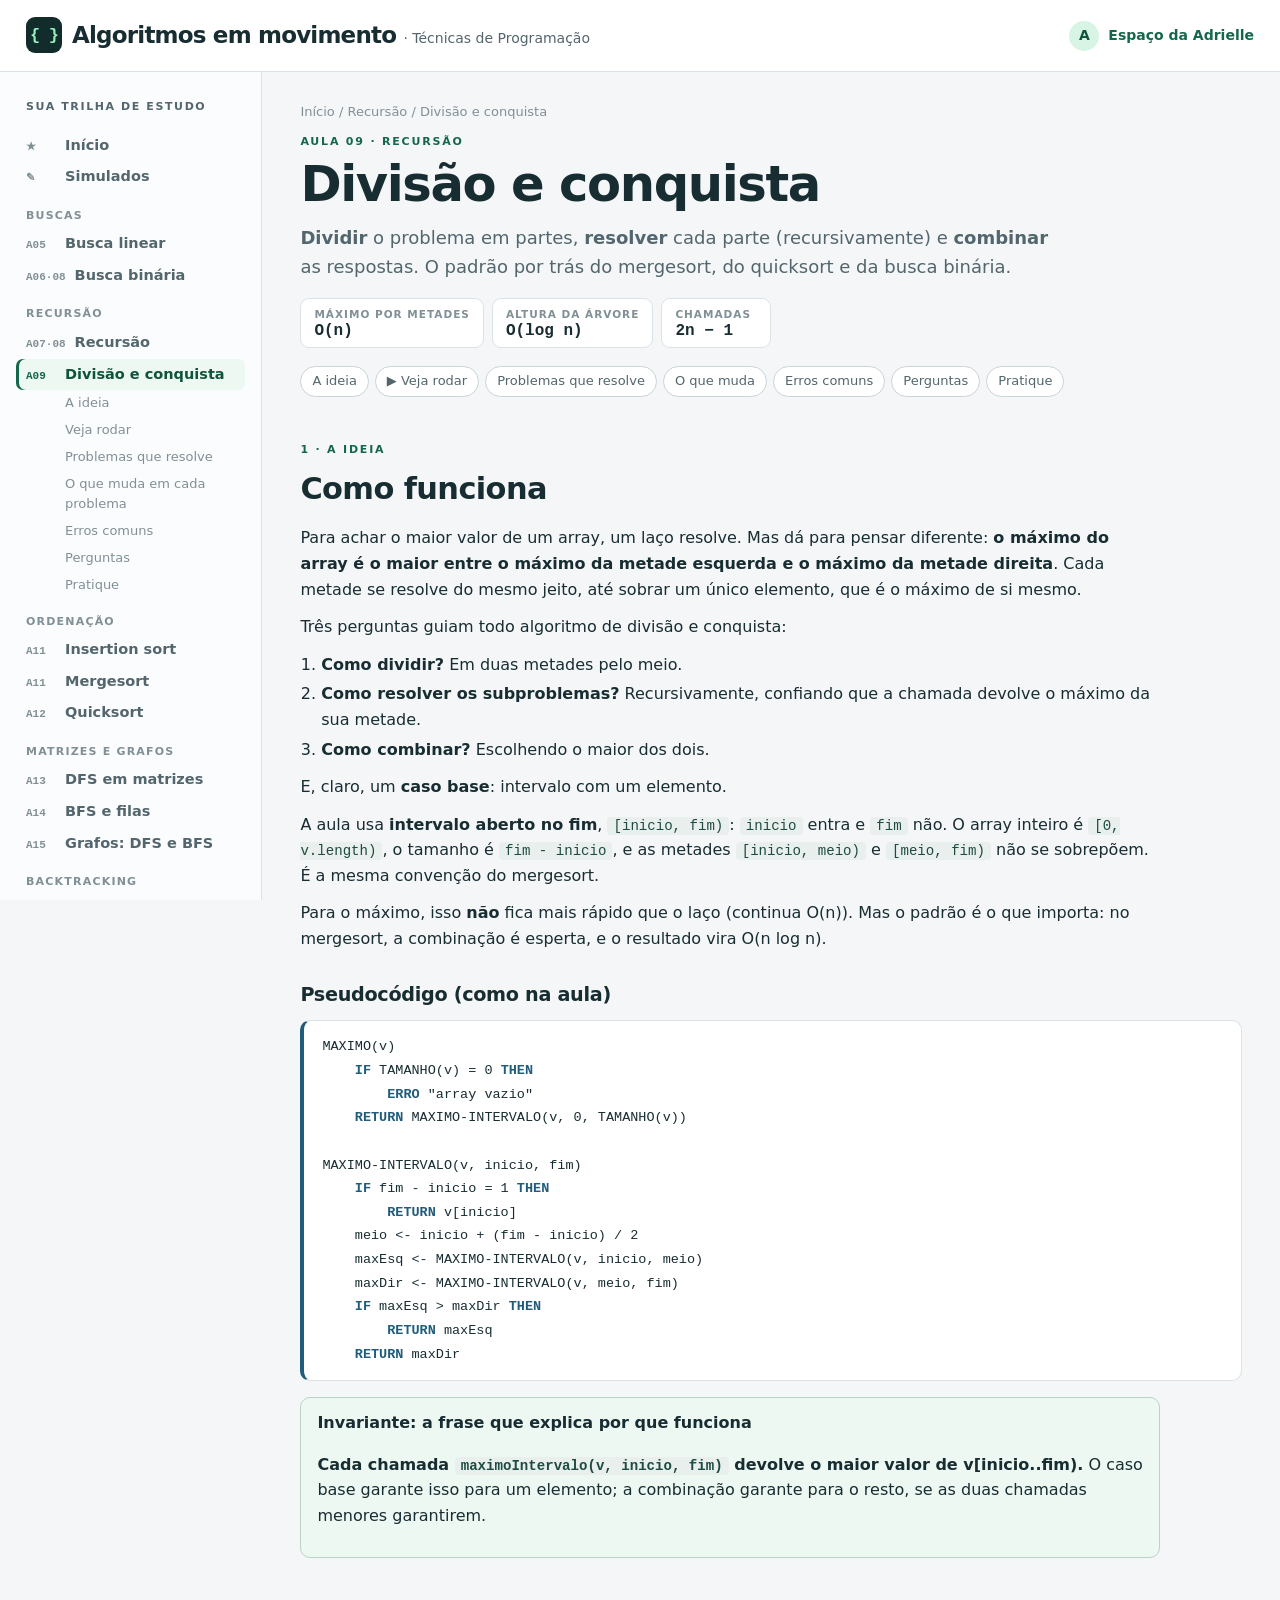
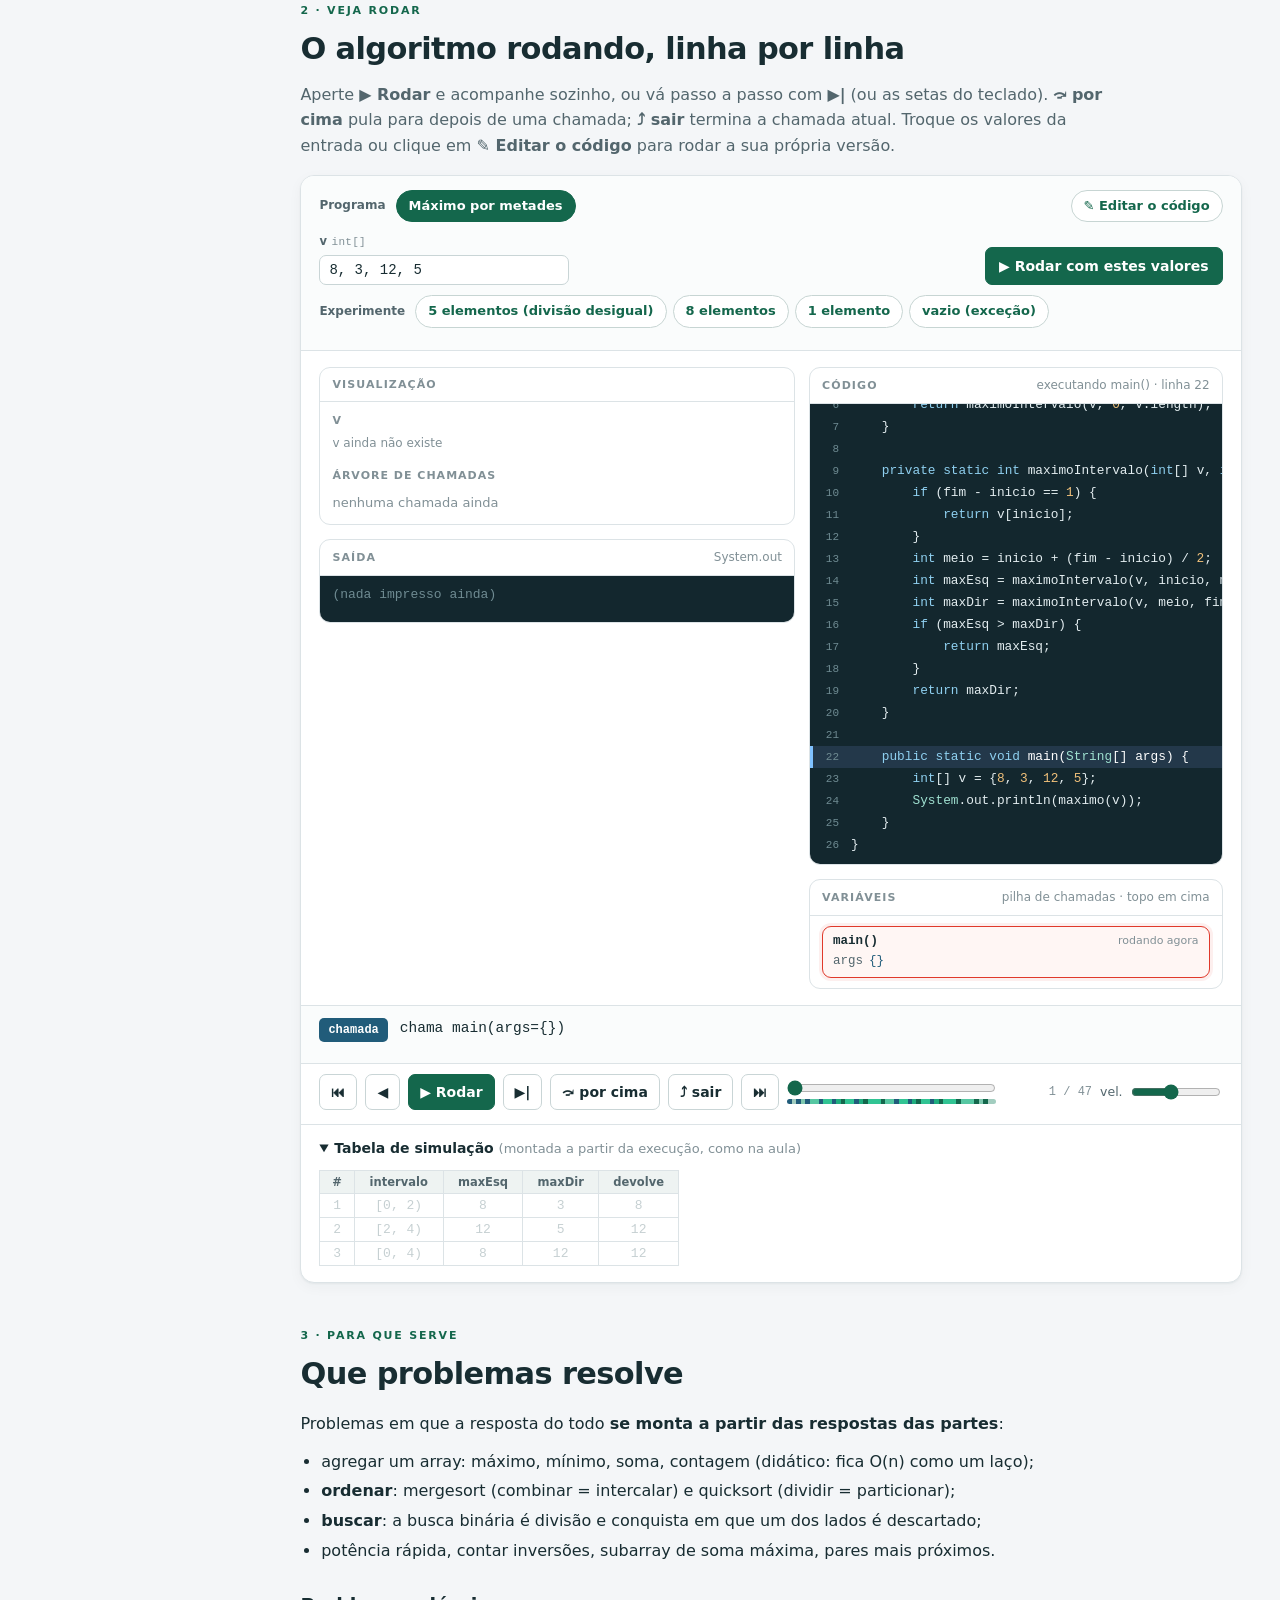
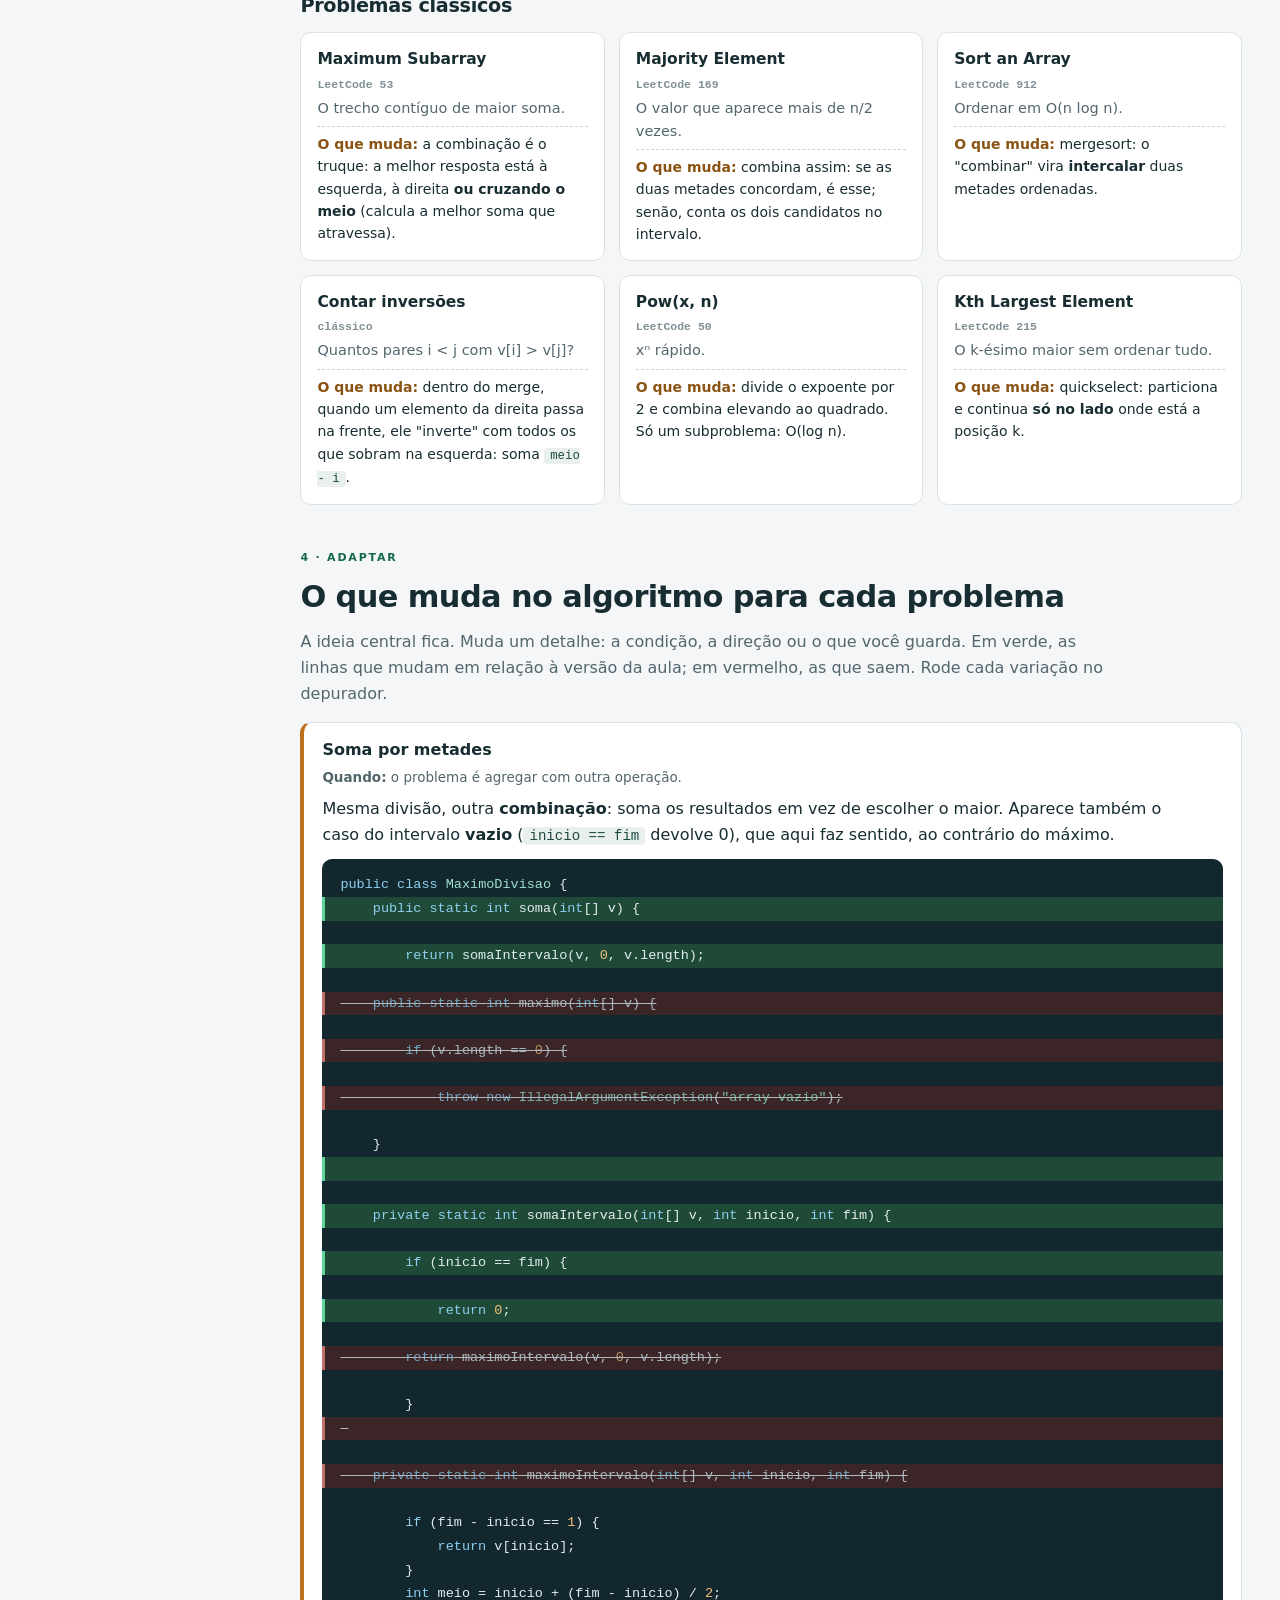
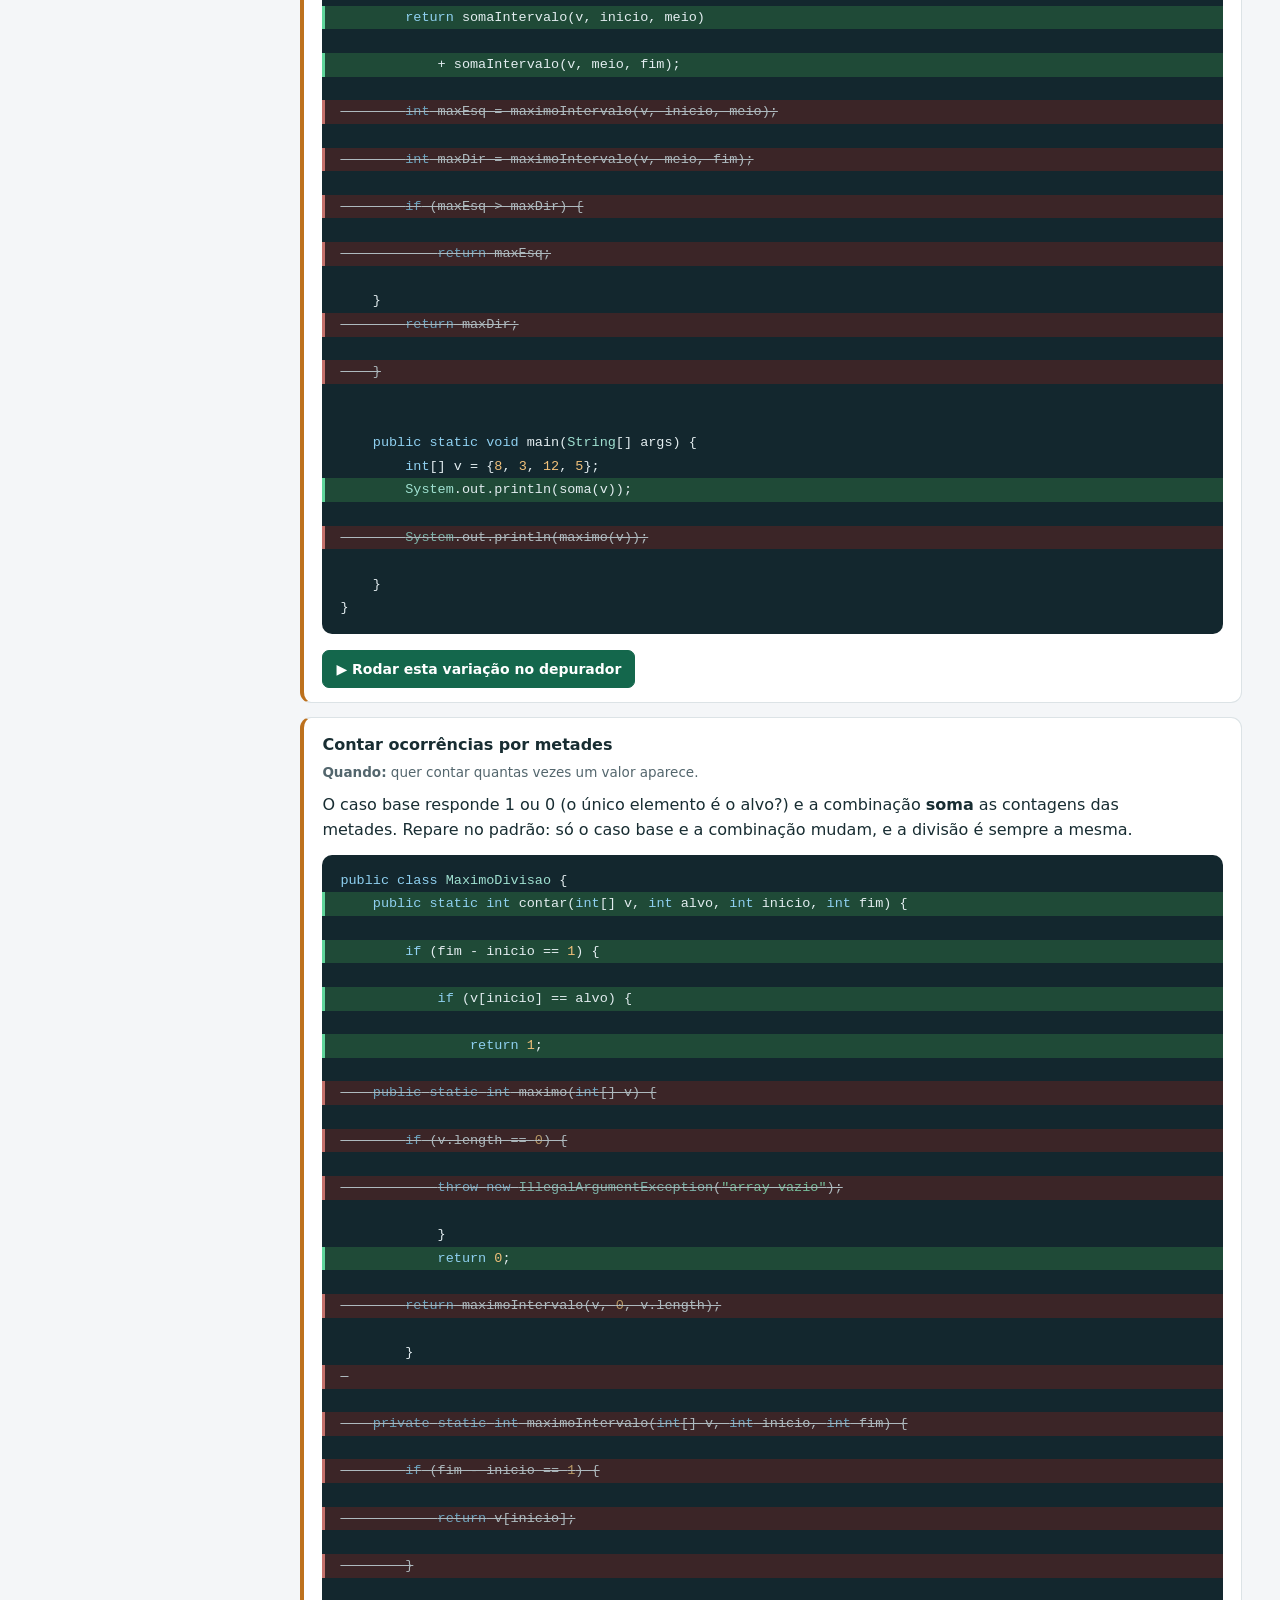
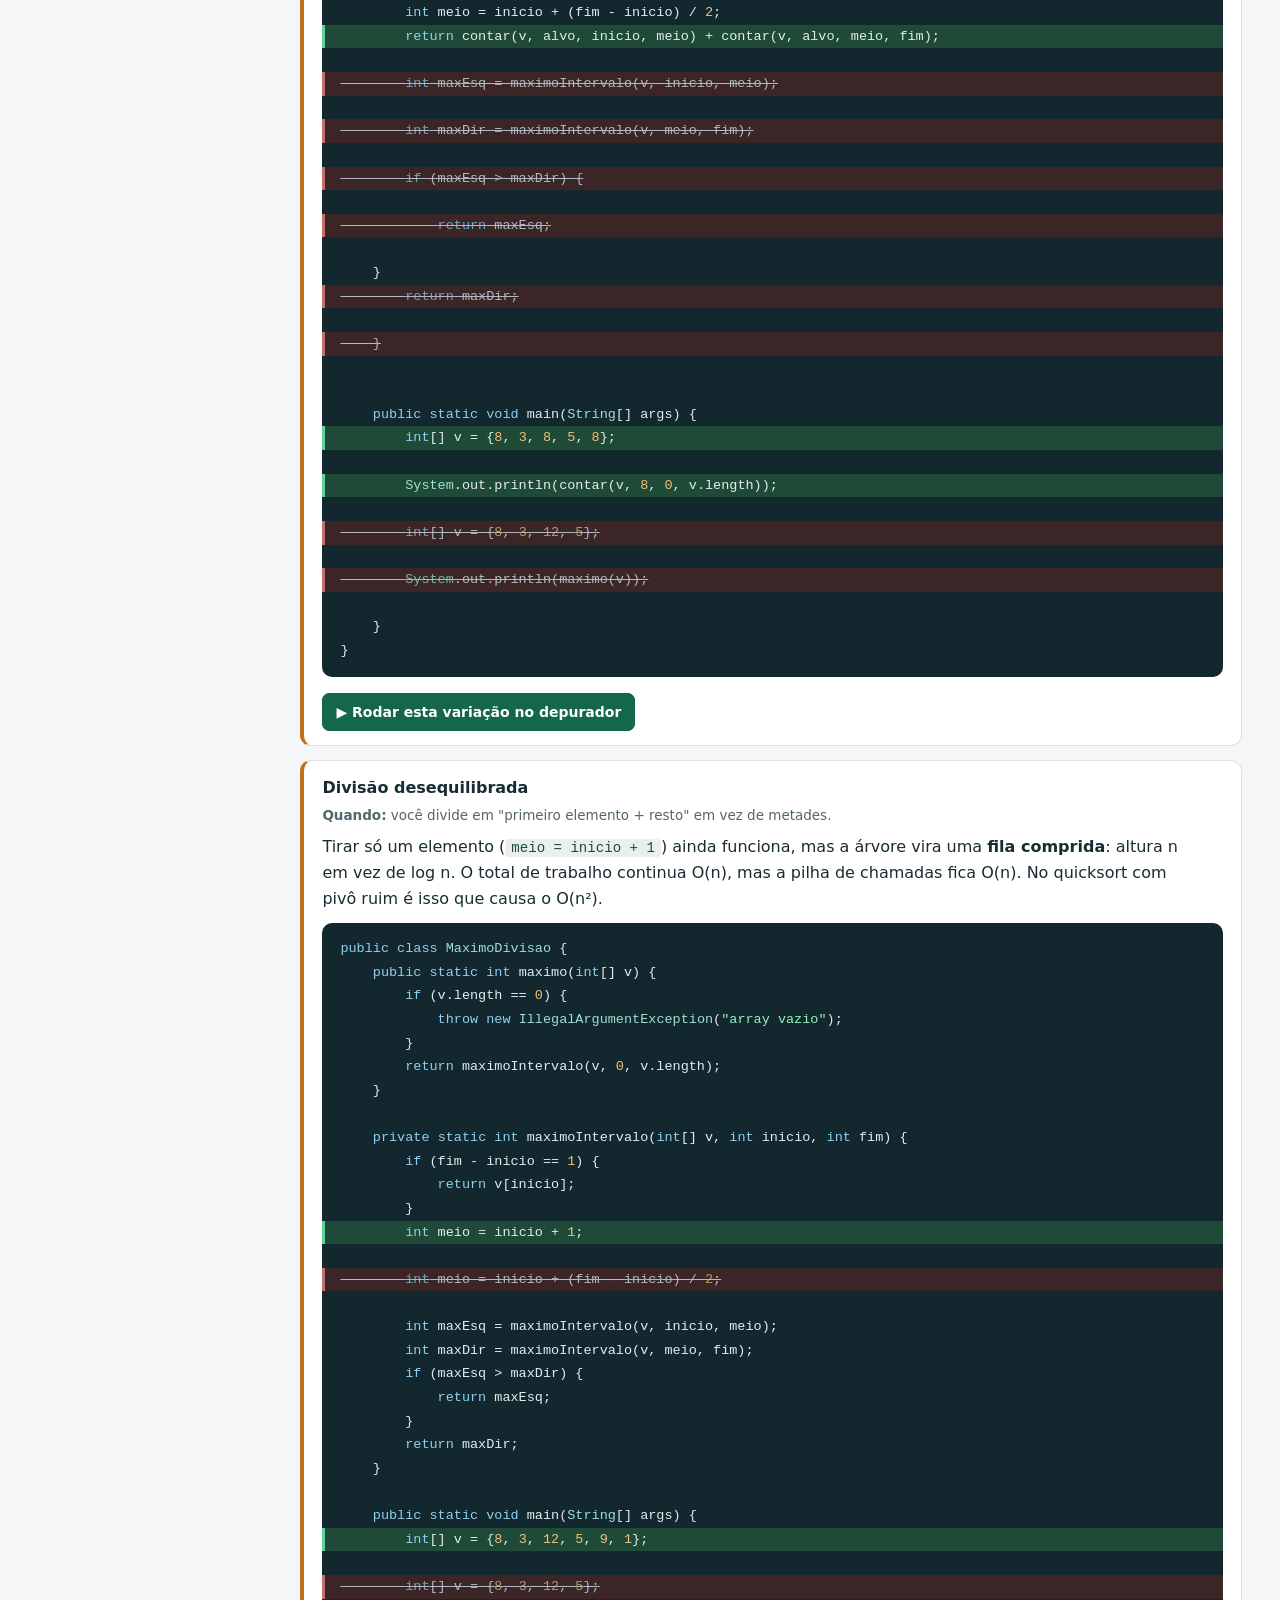
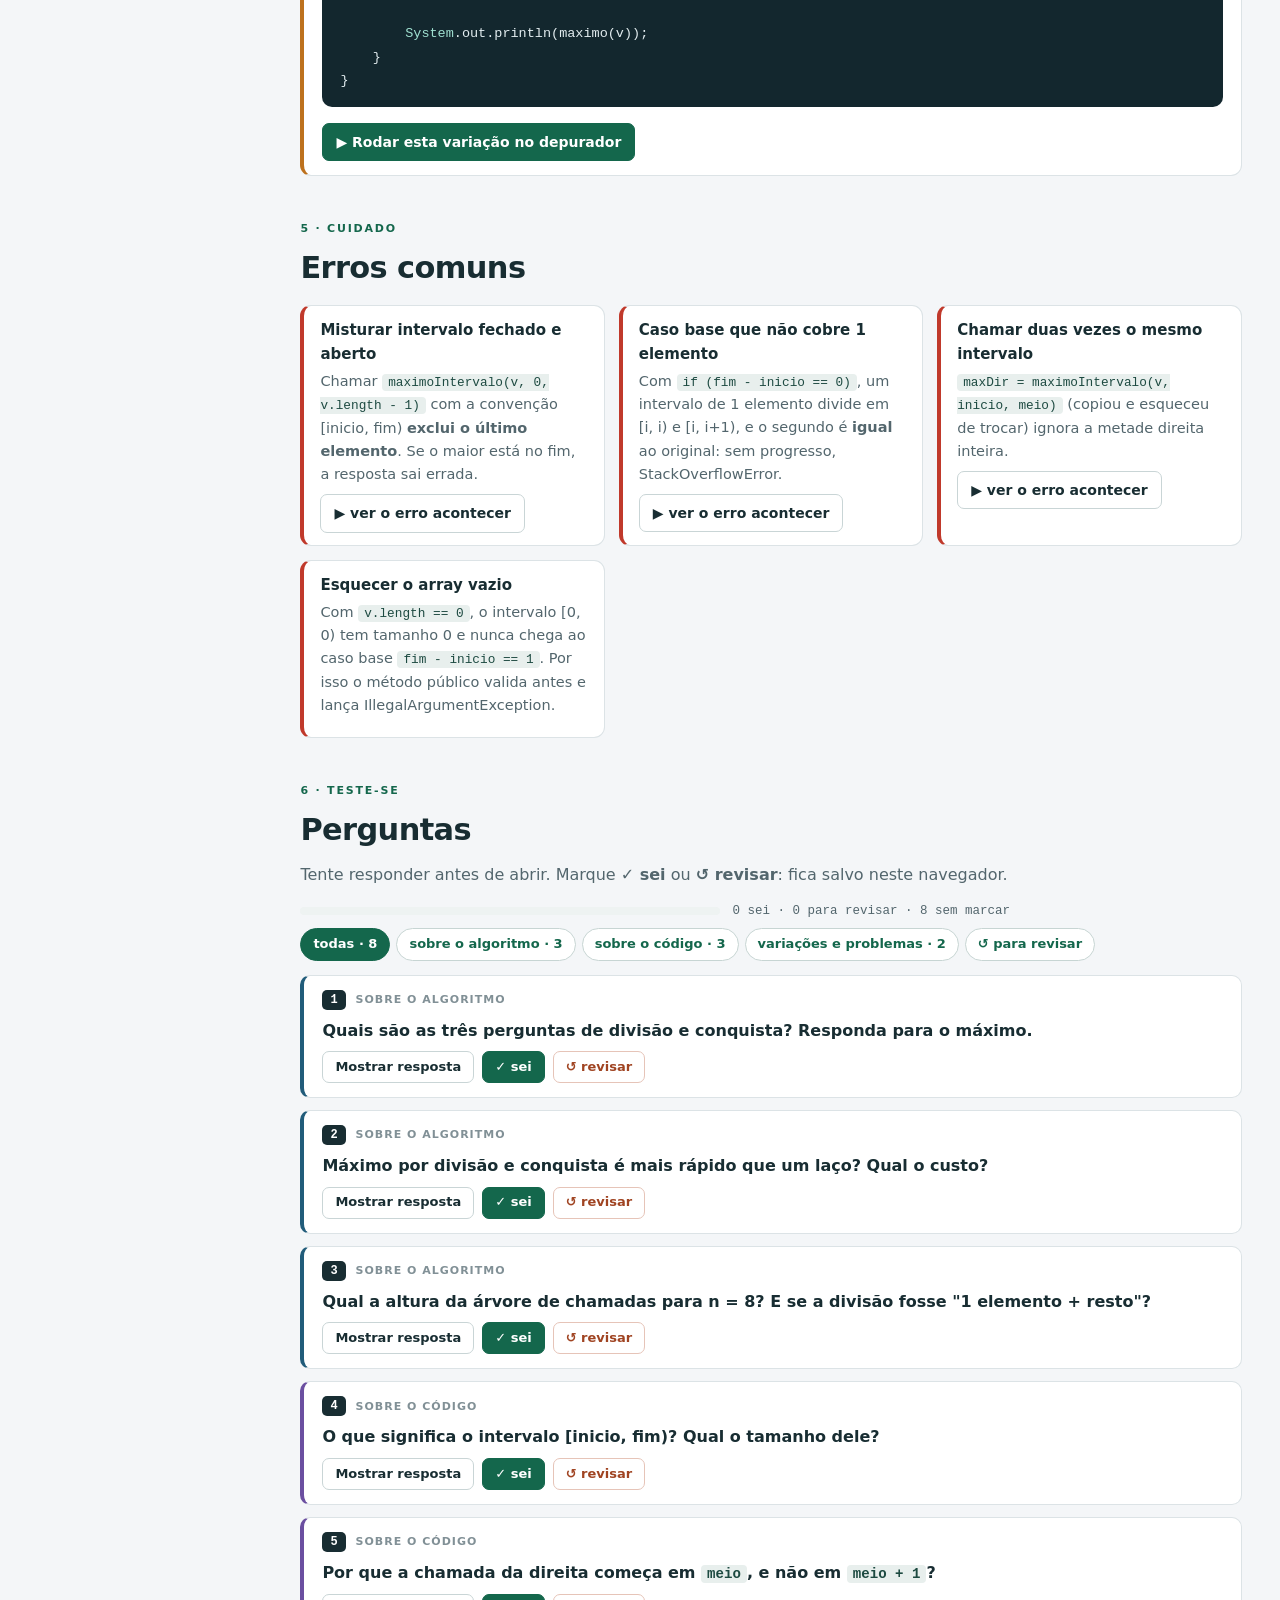
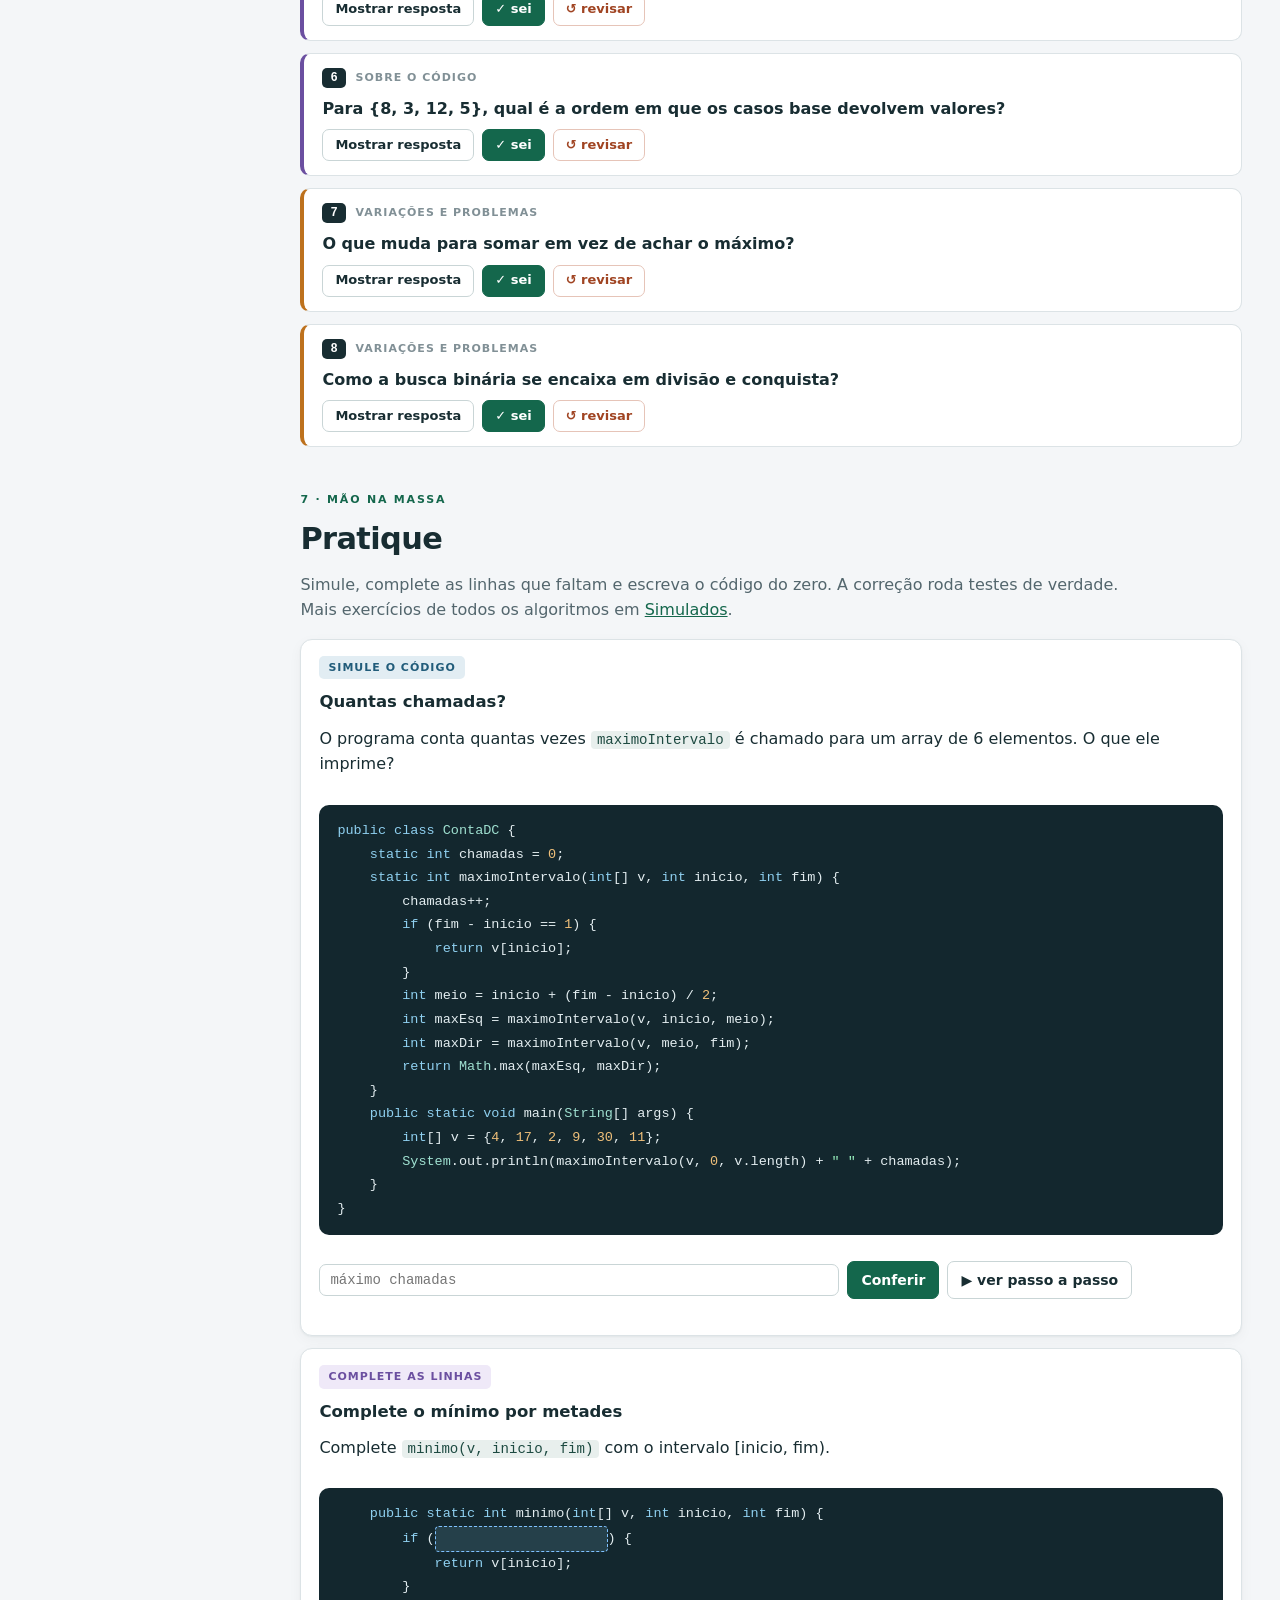
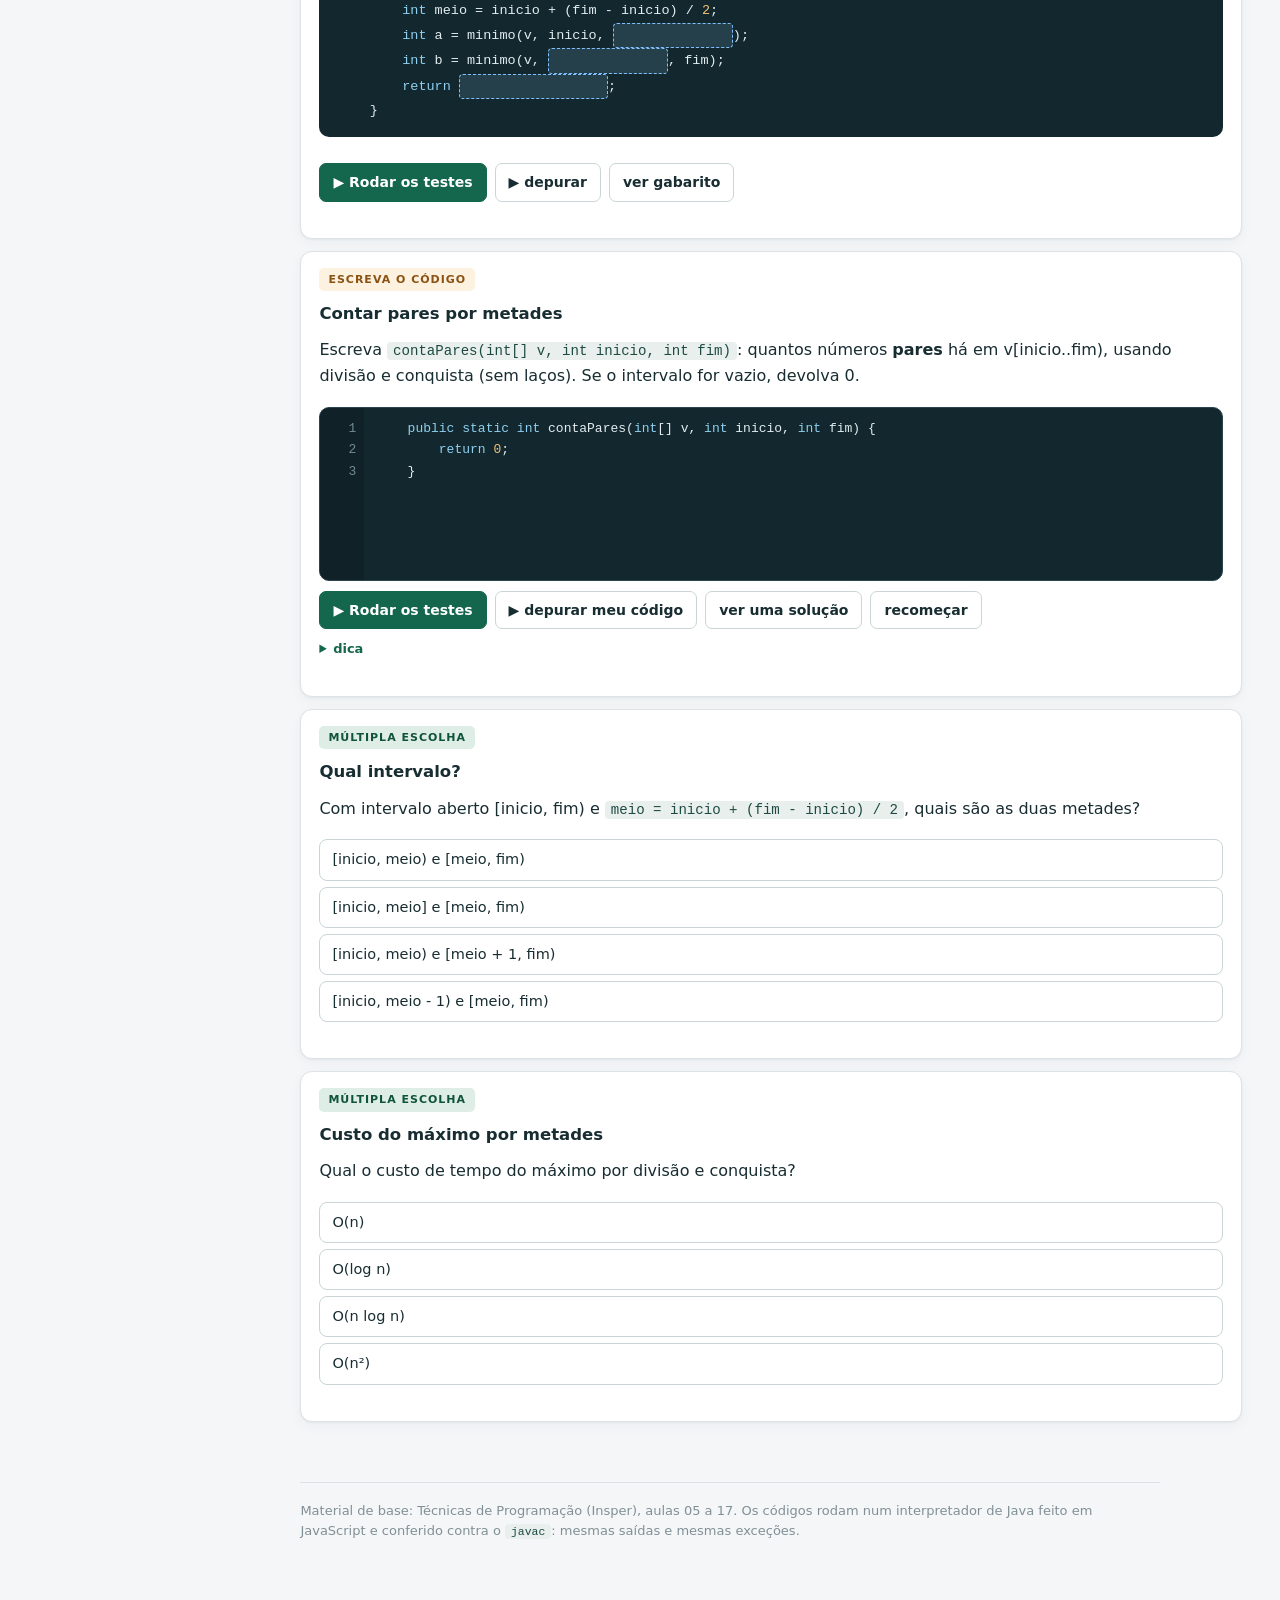
<file: algoritmos/divisao-e-conquista.html>
<!doctype html>
<html lang="pt-BR">
<head>
<meta charset="utf-8">
<meta name="viewport" content="width=device-width, initial-scale=1">
<title>Divisão e conquista · Algoritmos em movimento</title>
<meta name="description" content="Dividir, resolver cada metade e combinar: o máximo por metades.">
<link rel="icon" href="data:image/svg+xml,%3Csvg xmlns='http://www.w3.org/2000/svg' viewBox='0 0 32 32'%3E%3Crect width='32' height='32' rx='8' fill='%23112c2a'/%3E%3Ctext x='16' y='22' font-family='monospace' font-size='15' font-weight='700' fill='%2397efbd' text-anchor='middle'%3E%7B%20%7D%3C/text%3E%3C/svg%3E">
<link rel="stylesheet" href="../css/guia.css">
</head>
<body data-pagina="algoritmo" data-algo="divisao-e-conquista" data-base="../">
<noscript><p style="padding:20px">Este guia precisa de JavaScript: os algoritmos rodam no navegador.</p></noscript>
<script src="../js/java.js"></script>
<script src="../js/util.js"></script>
<script src="../js/viz.js"></script>
<script src="../js/depurador.js"></script>
<script src="../js/exercicios.js"></script>
<script src="../js/dados/indice.js"></script>
<script src="../js/dados/divisao-e-conquista.js"></script>
<script src="../js/pagina.js"></script>
</body>
</html>
</file>
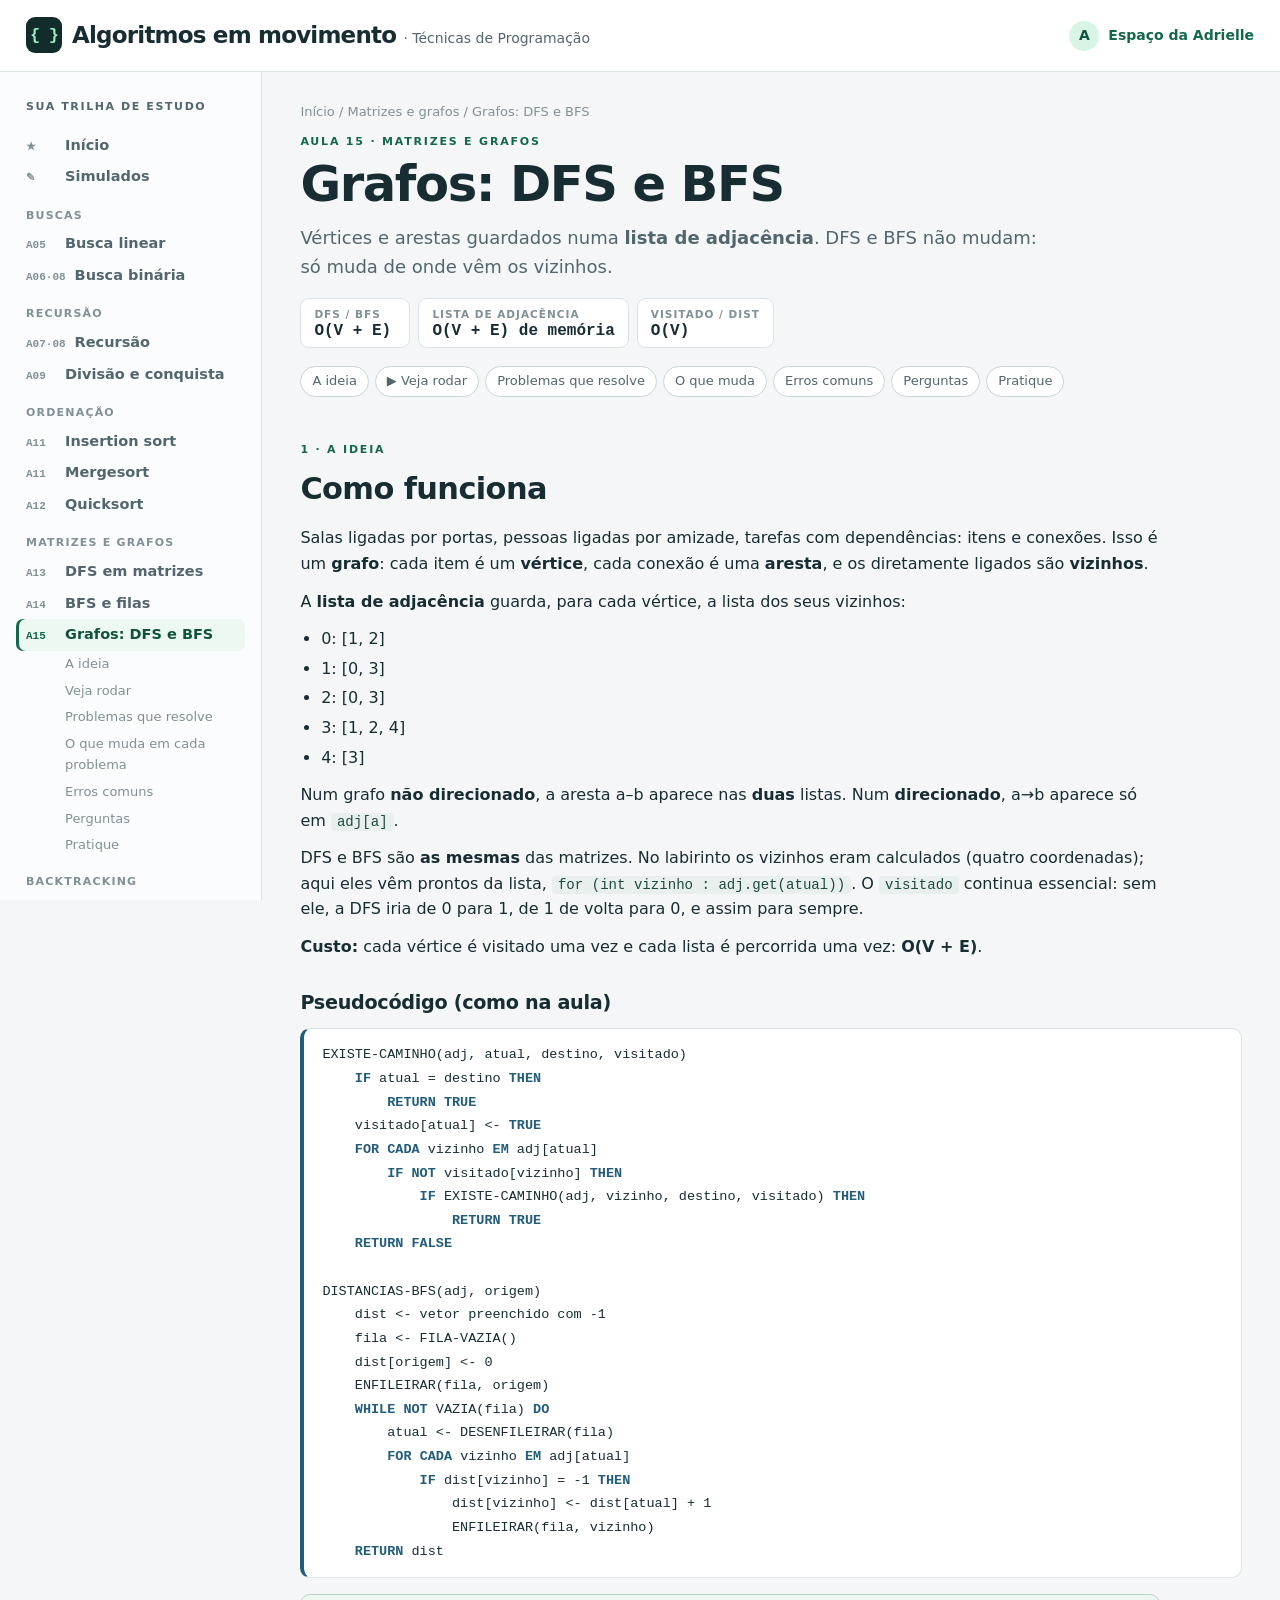
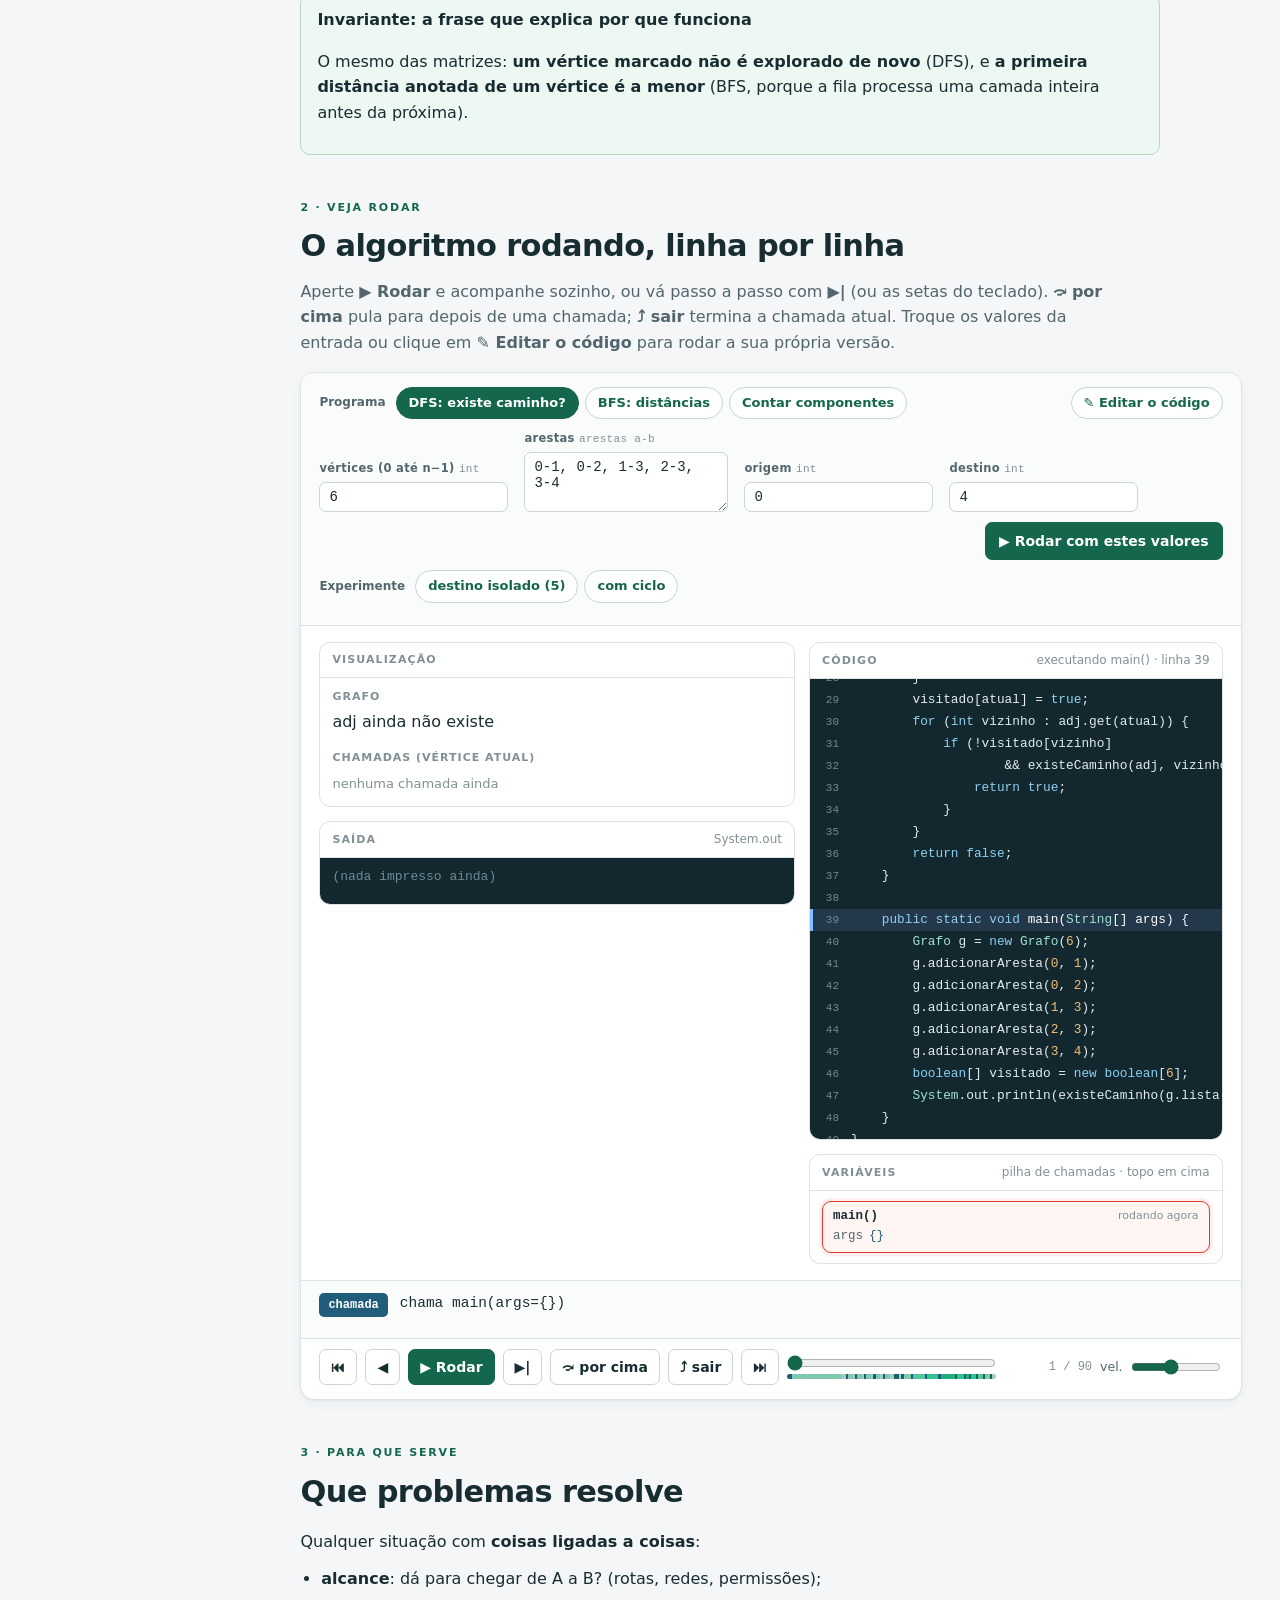
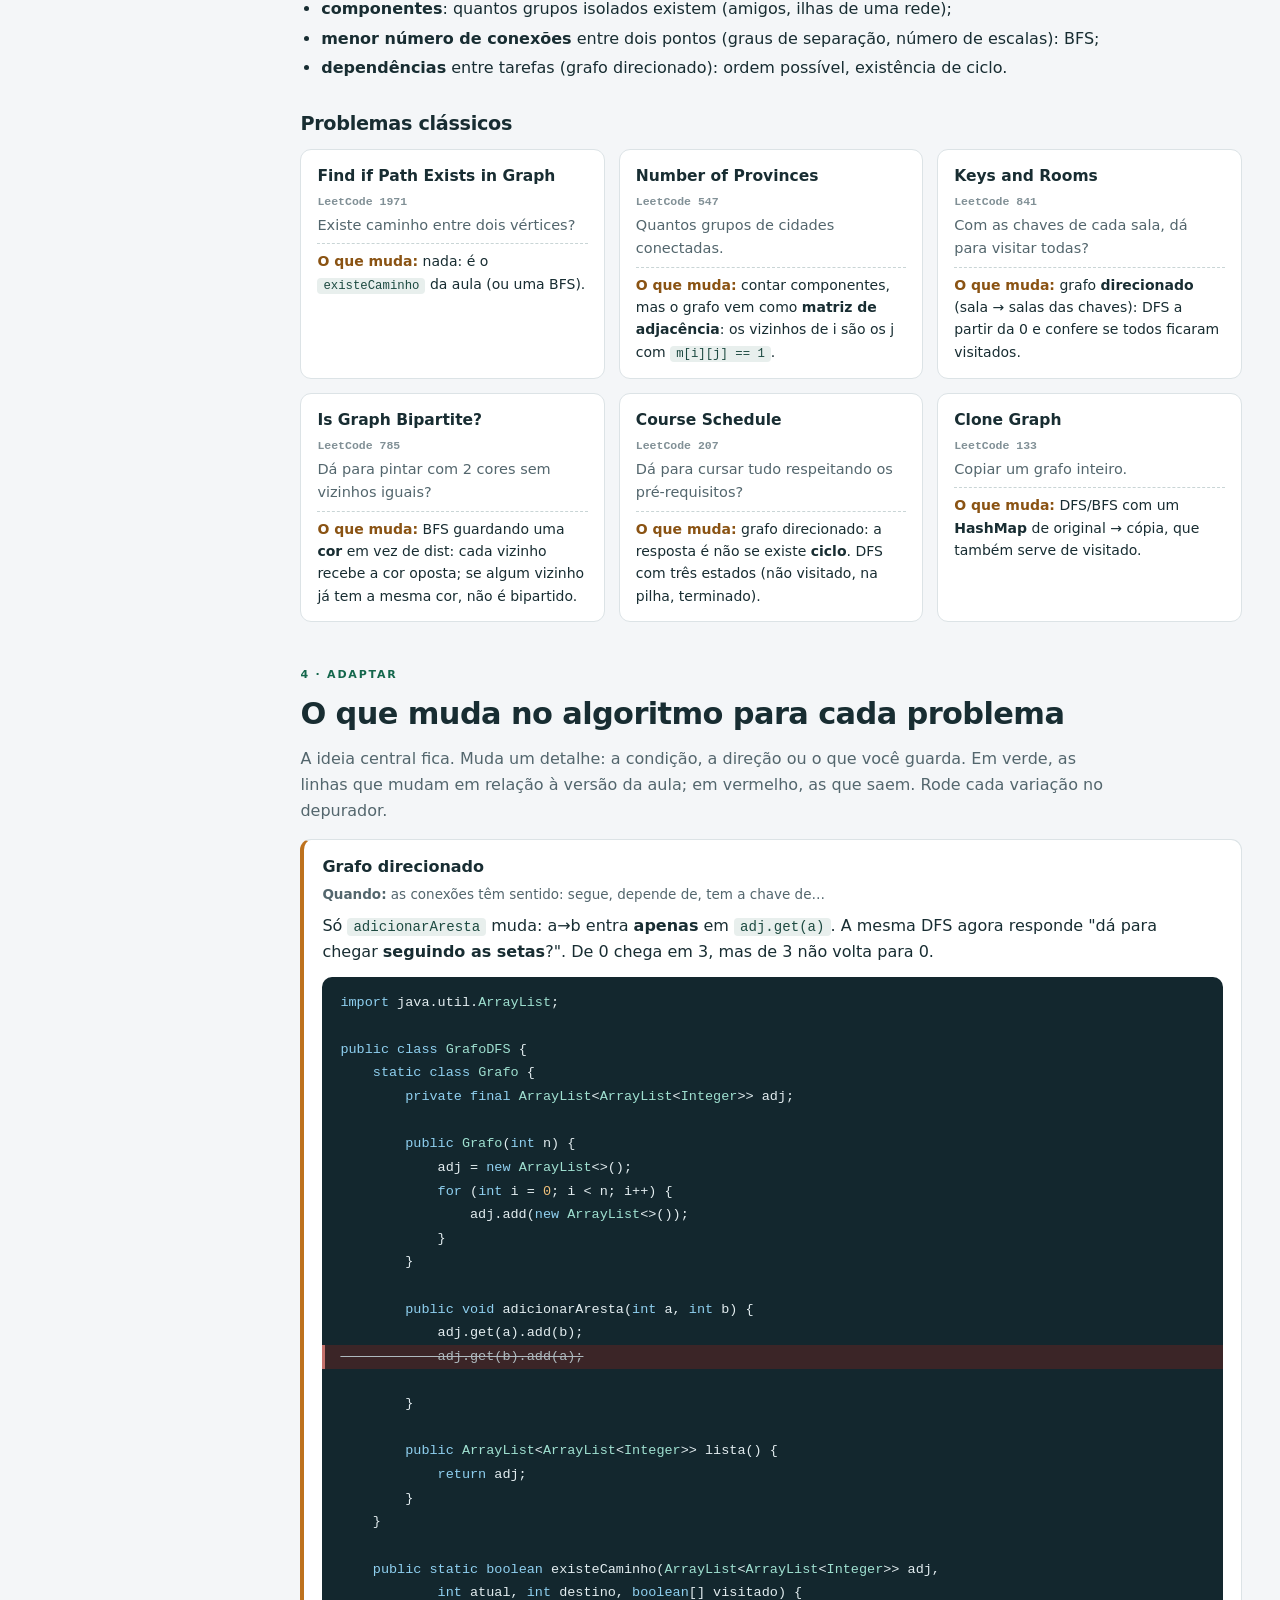
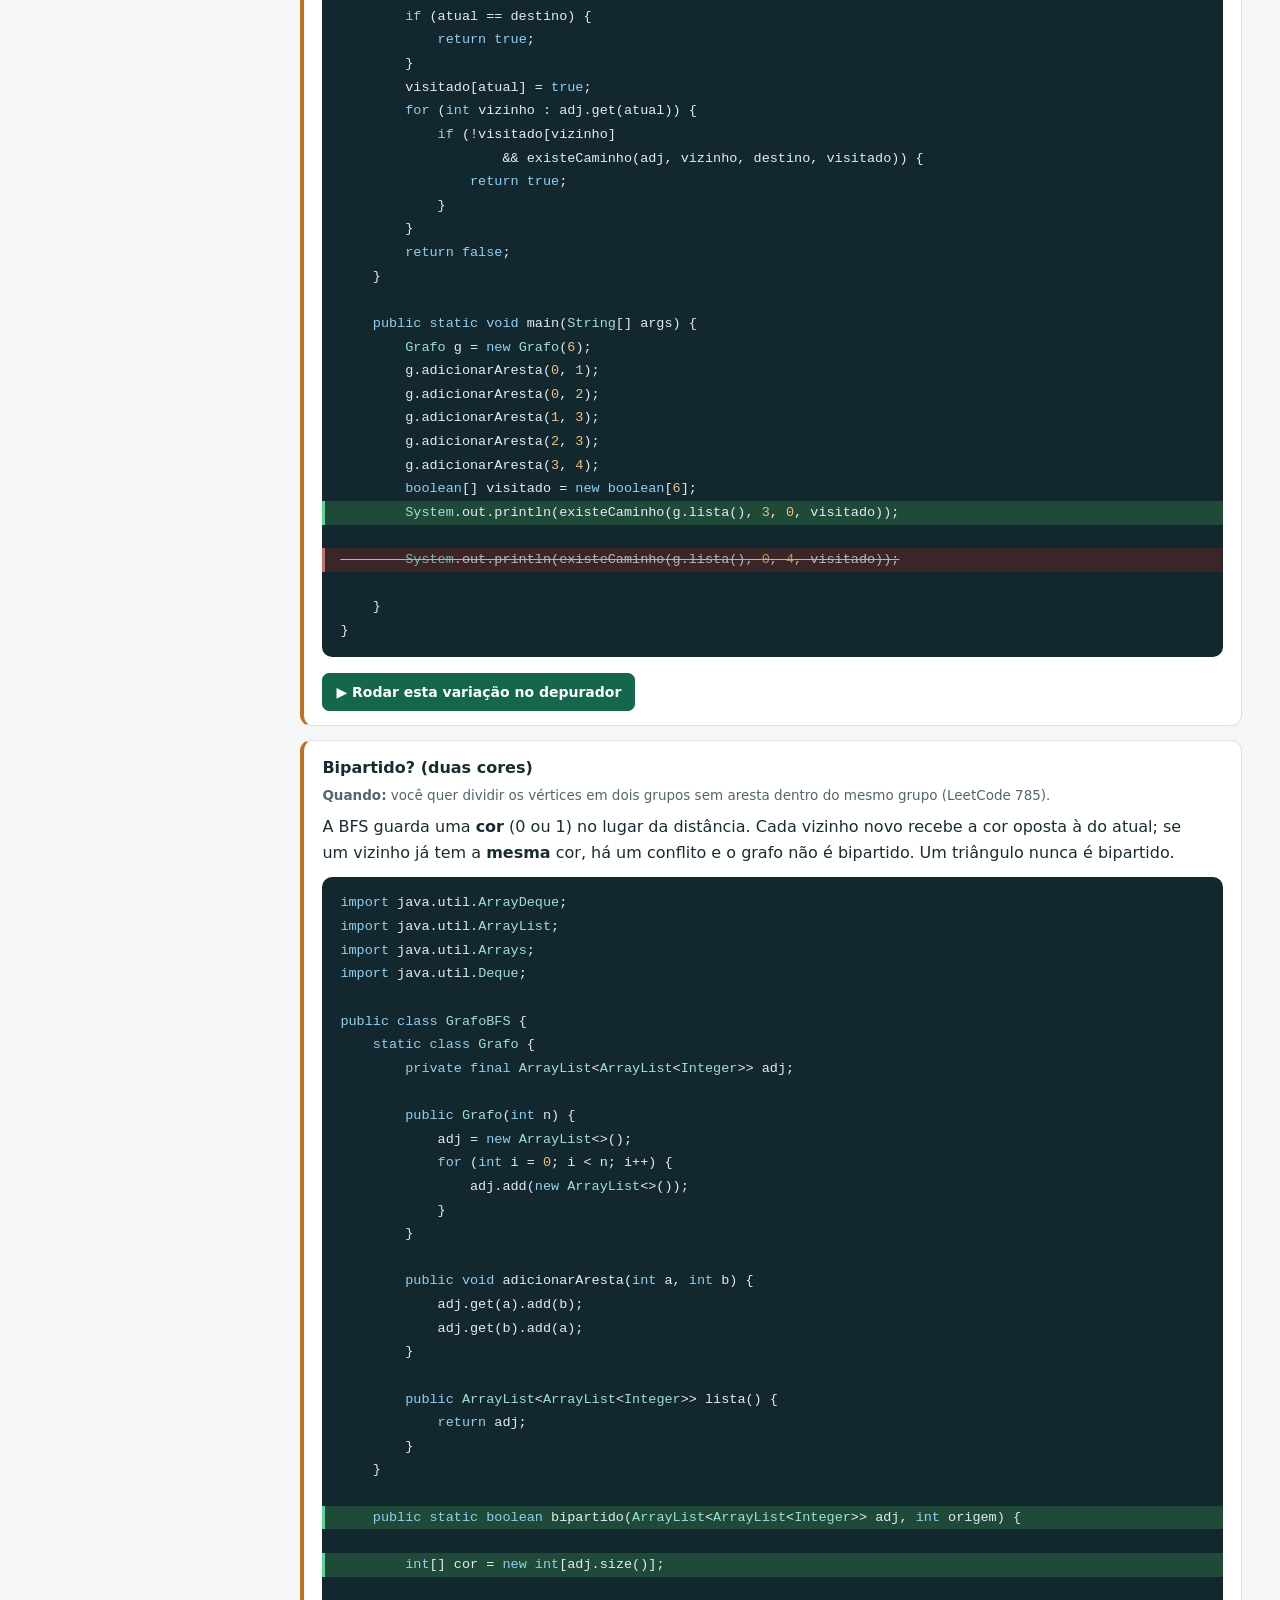
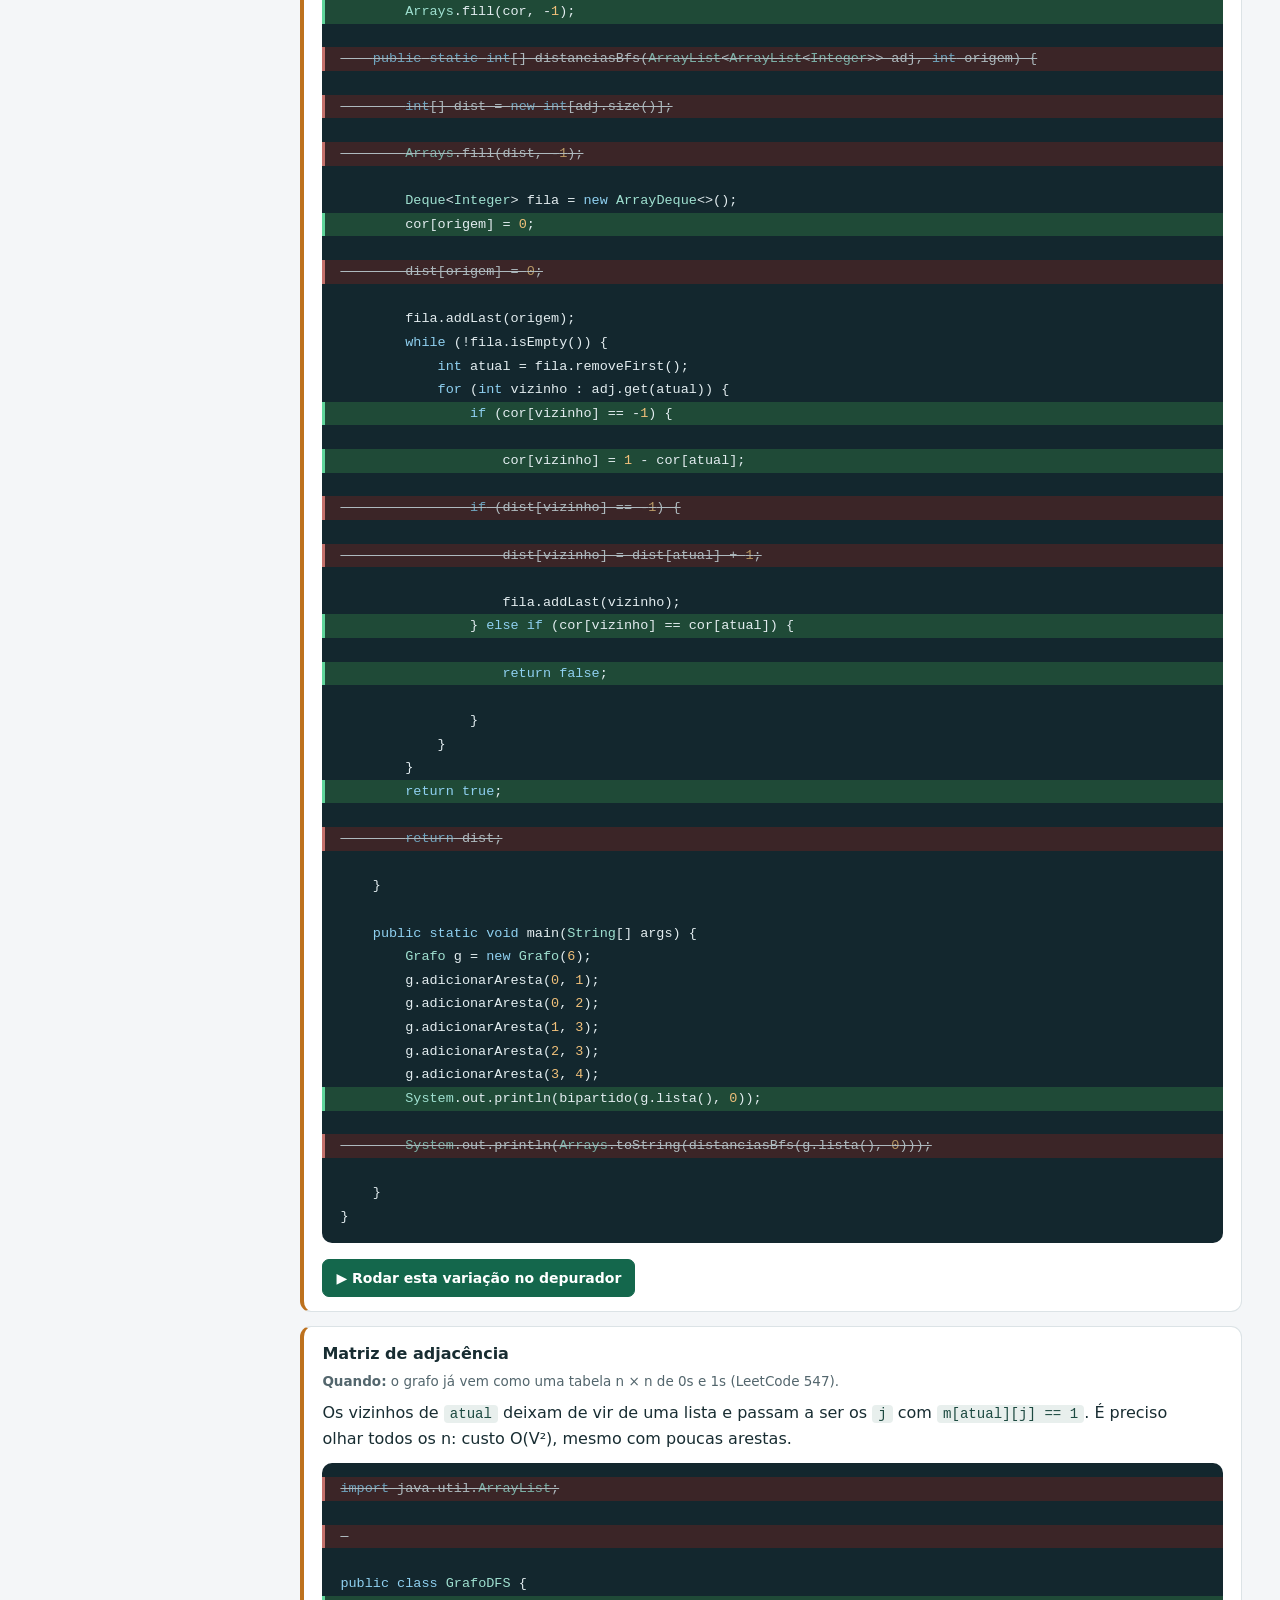
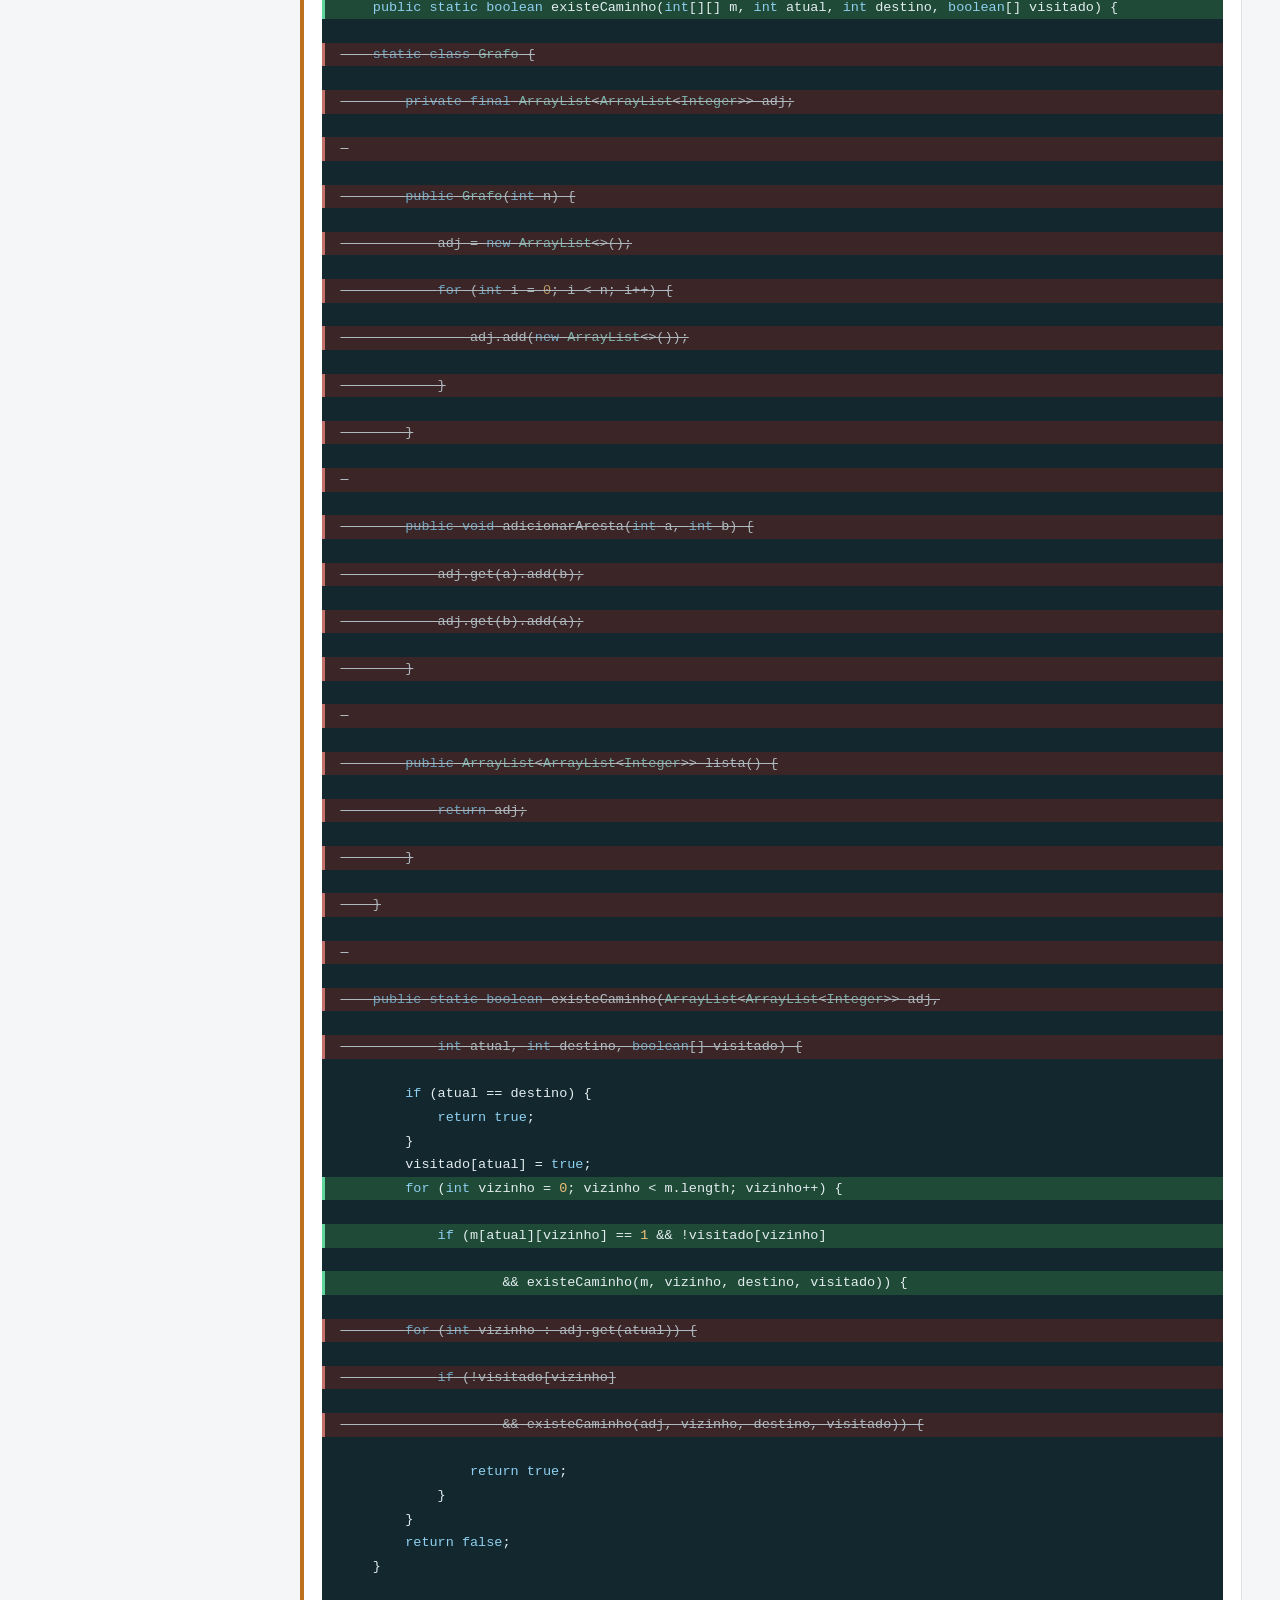
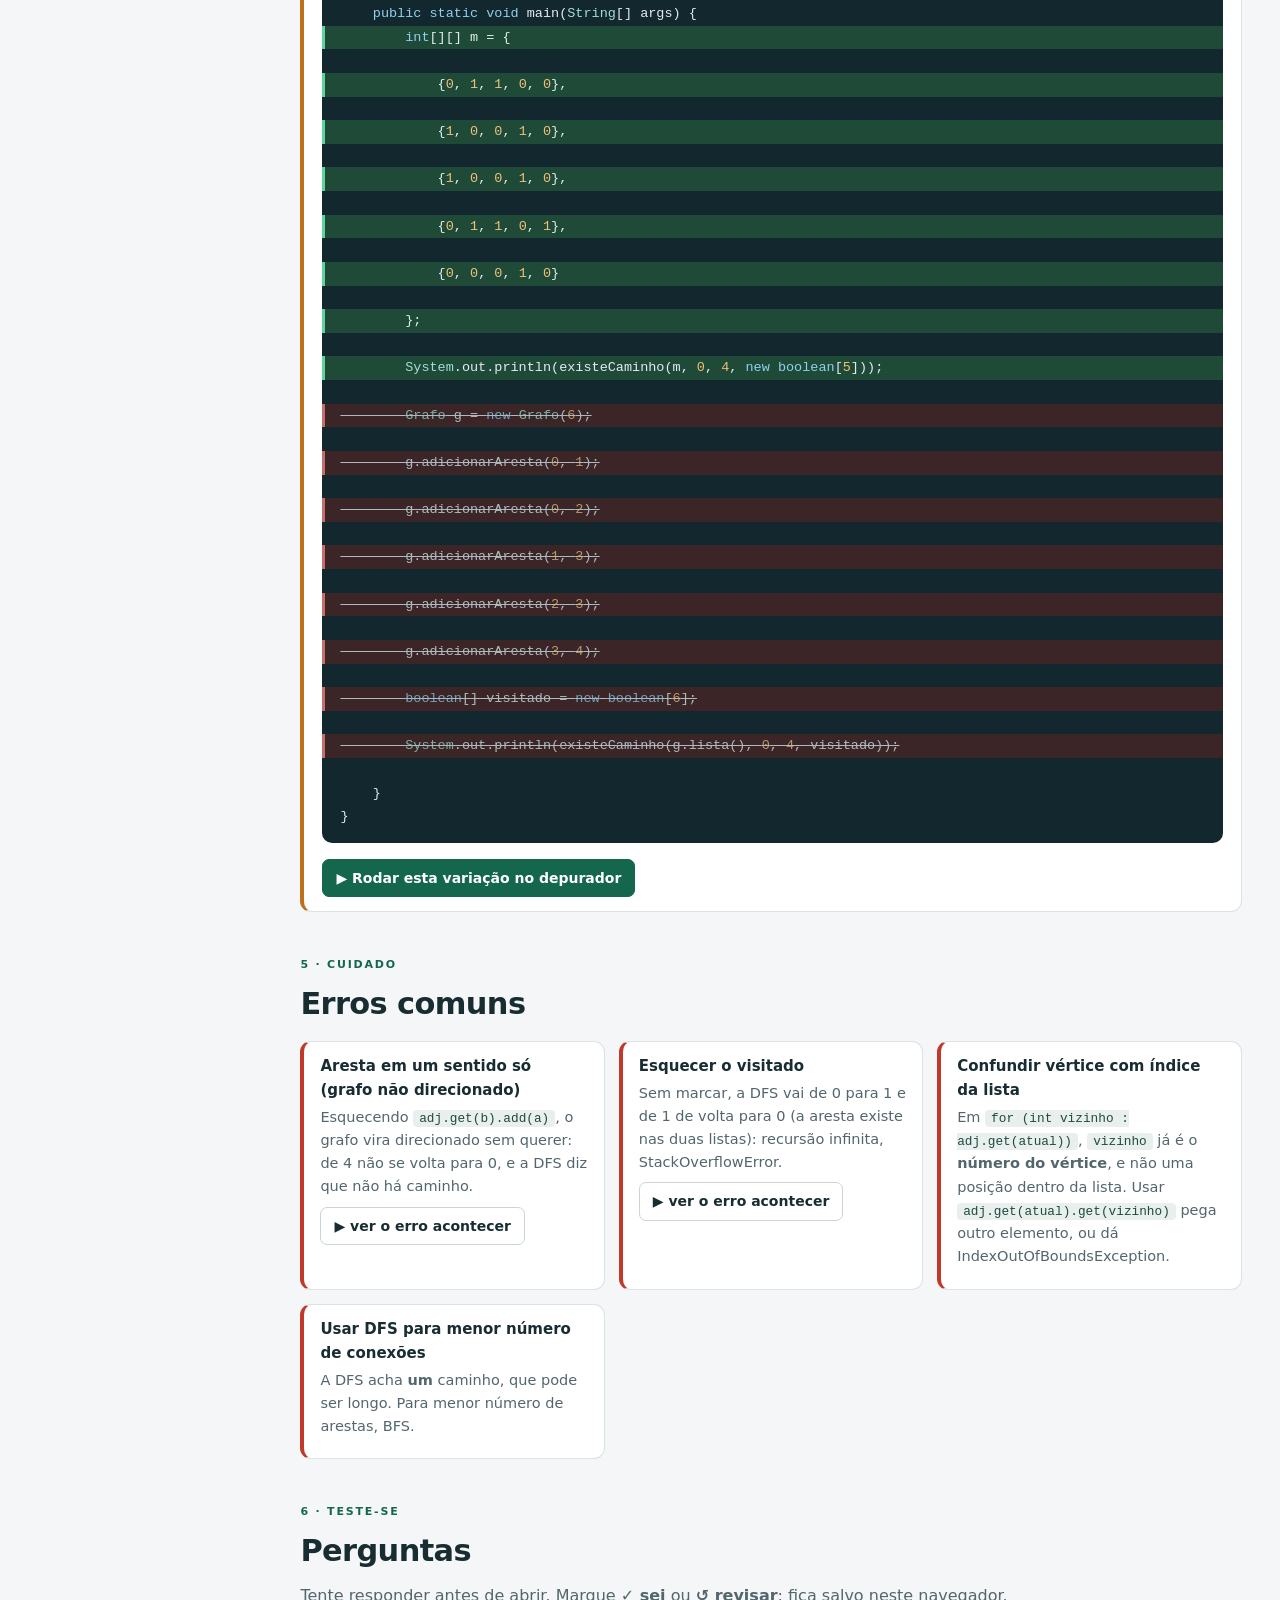
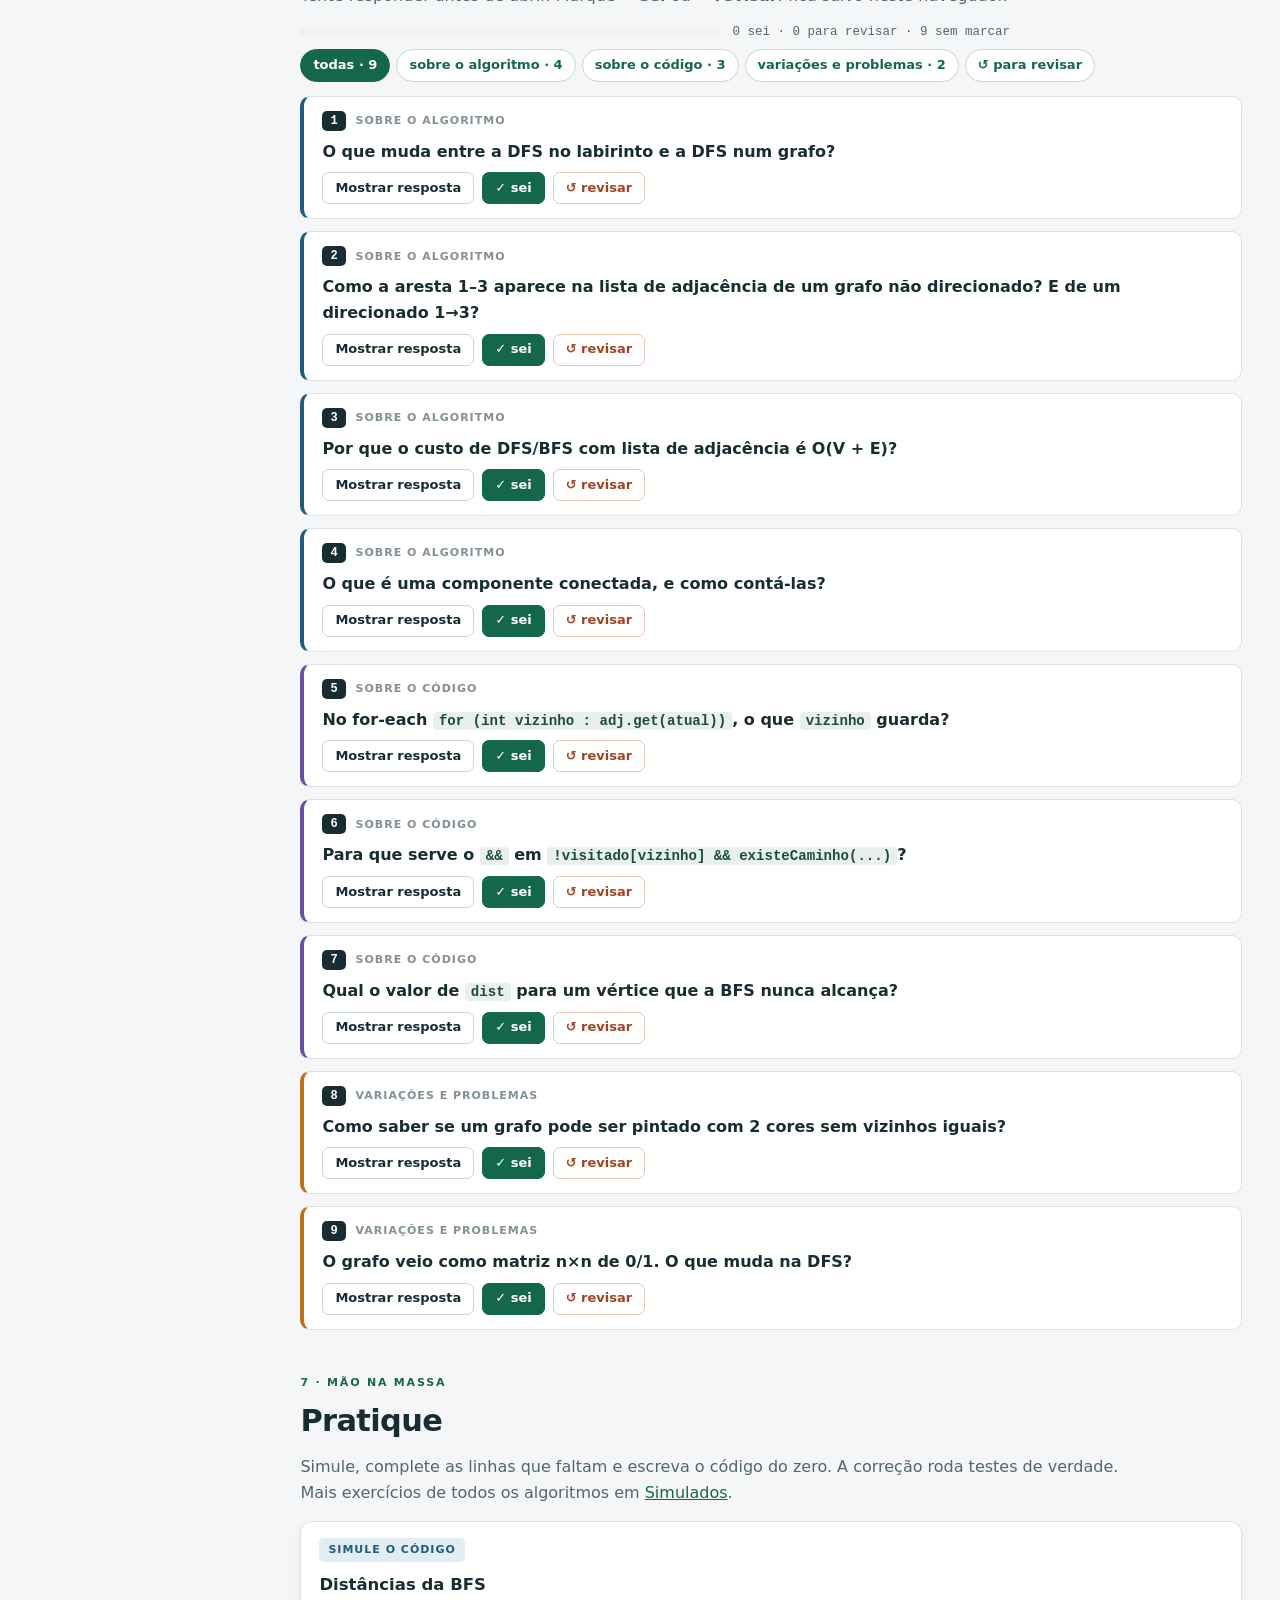
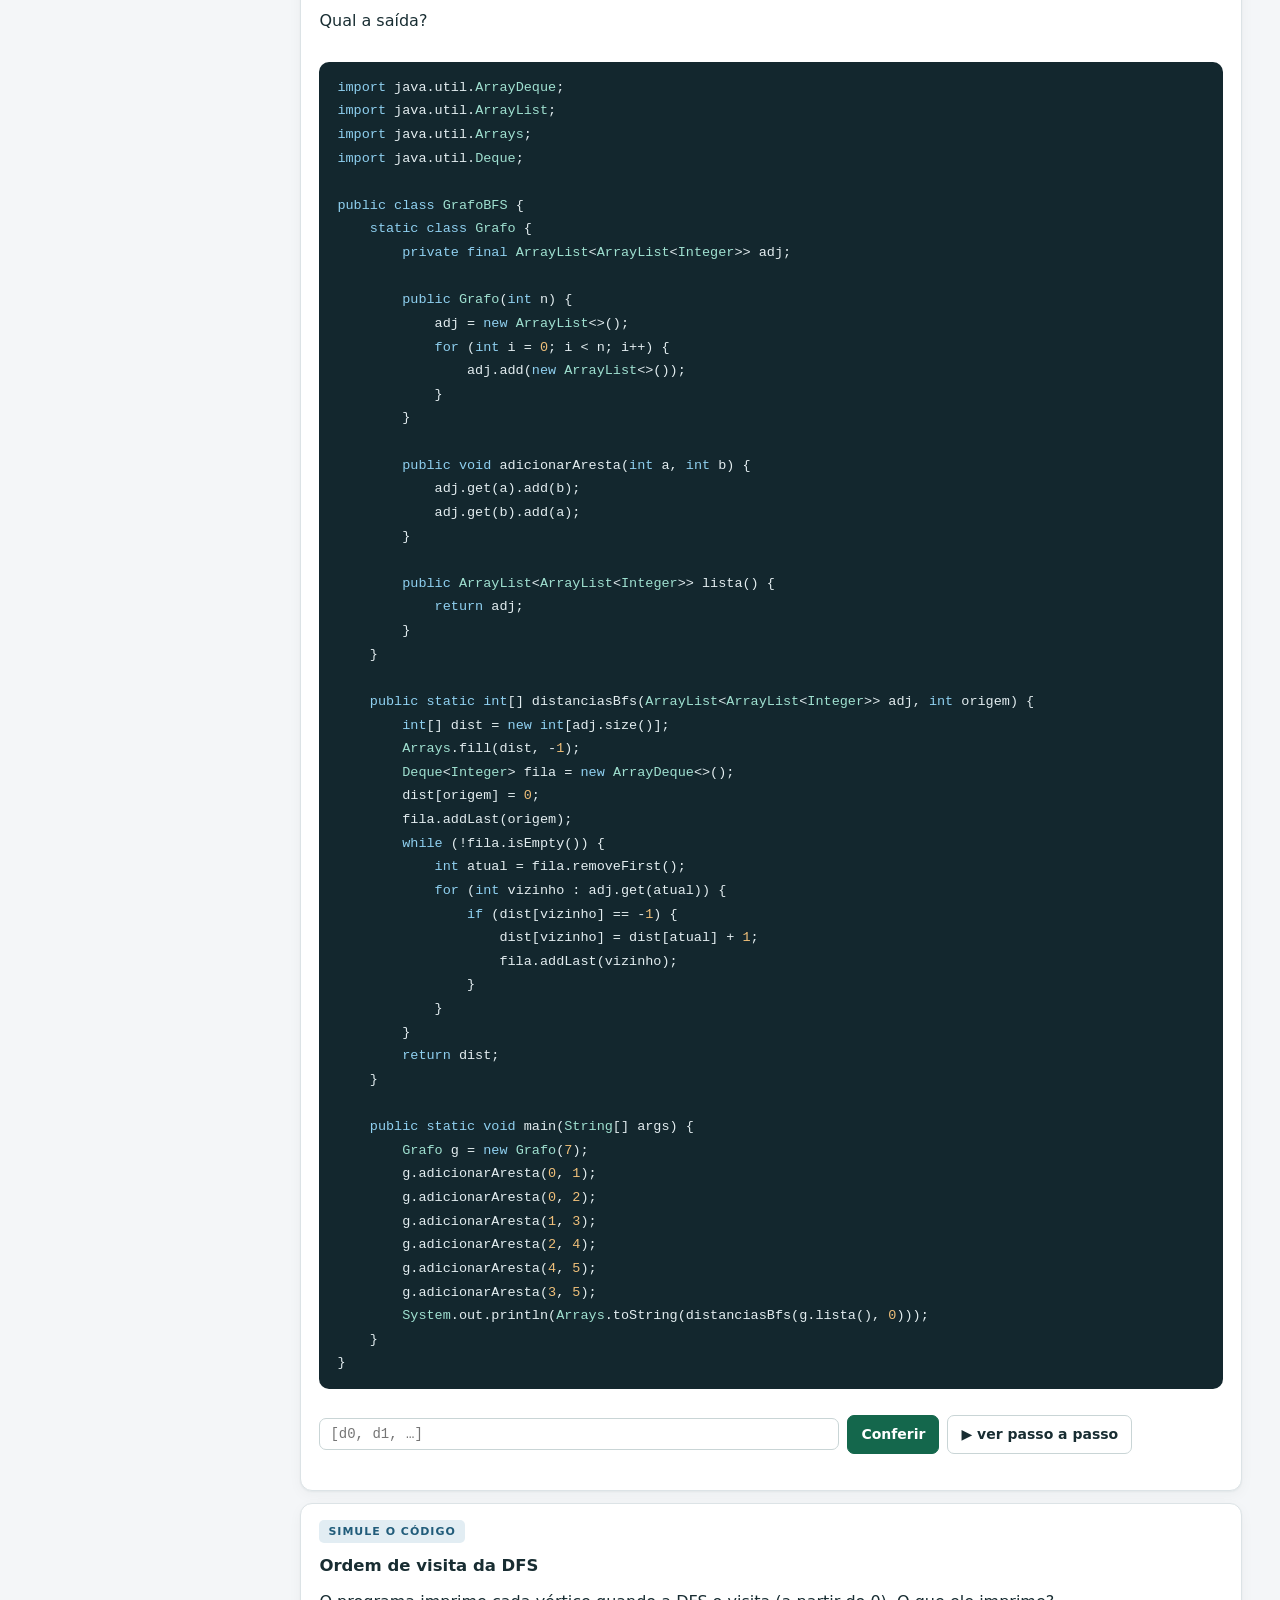
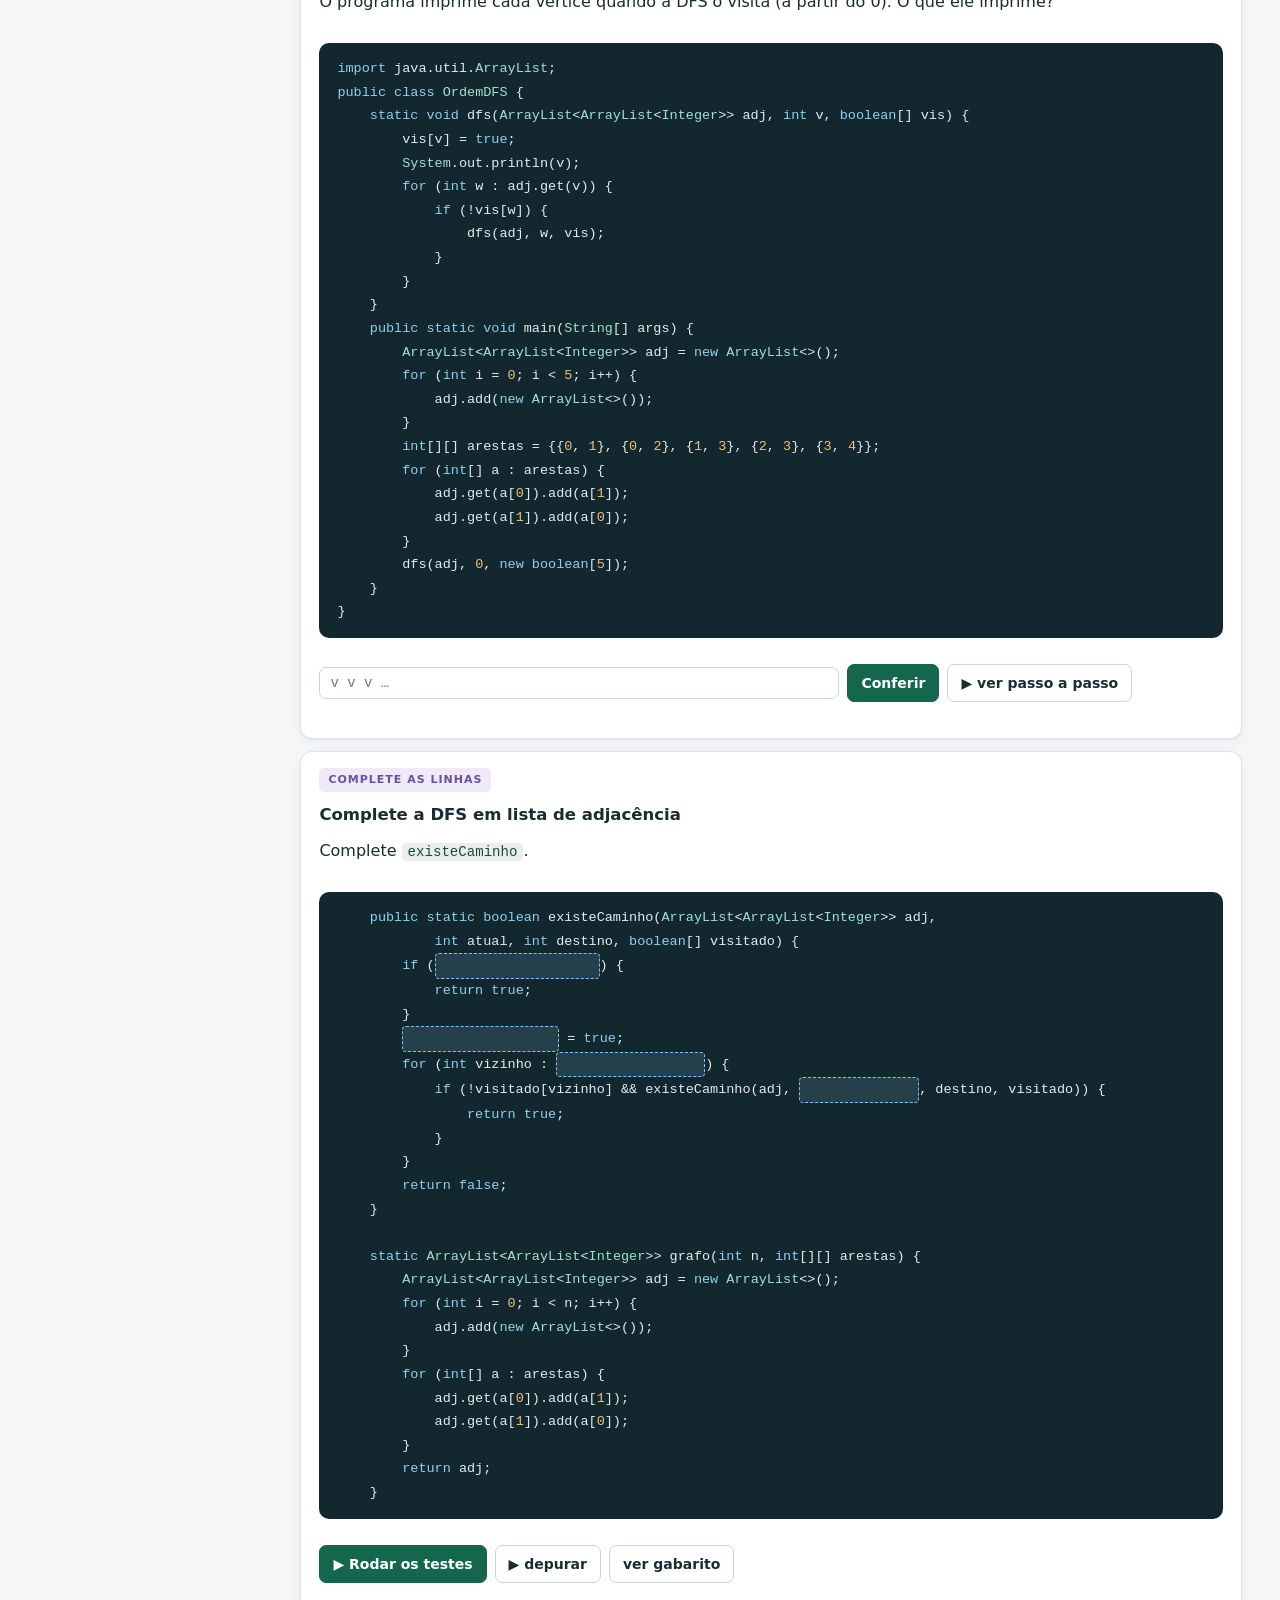
<file: algoritmos/grafos.html>
<!doctype html>
<html lang="pt-BR">
<head>
<meta charset="utf-8">
<meta name="viewport" content="width=device-width, initial-scale=1">
<title>Grafos: DFS e BFS · Algoritmos em movimento</title>
<meta name="description" content="Os mesmos DFS e BFS, com vizinhos vindo de uma lista de adjacência.">
<link rel="icon" href="data:image/svg+xml,%3Csvg xmlns='http://www.w3.org/2000/svg' viewBox='0 0 32 32'%3E%3Crect width='32' height='32' rx='8' fill='%23112c2a'/%3E%3Ctext x='16' y='22' font-family='monospace' font-size='15' font-weight='700' fill='%2397efbd' text-anchor='middle'%3E%7B%20%7D%3C/text%3E%3C/svg%3E">
<link rel="stylesheet" href="../css/guia.css">
</head>
<body data-pagina="algoritmo" data-algo="grafos" data-base="../">
<noscript><p style="padding:20px">Este guia precisa de JavaScript: os algoritmos rodam no navegador.</p></noscript>
<script src="../js/java.js"></script>
<script src="../js/util.js"></script>
<script src="../js/viz.js"></script>
<script src="../js/depurador.js"></script>
<script src="../js/exercicios.js"></script>
<script src="../js/dados/indice.js"></script>
<script src="../js/dados/grafos.js"></script>
<script src="../js/pagina.js"></script>
</body>
</html>
</file>
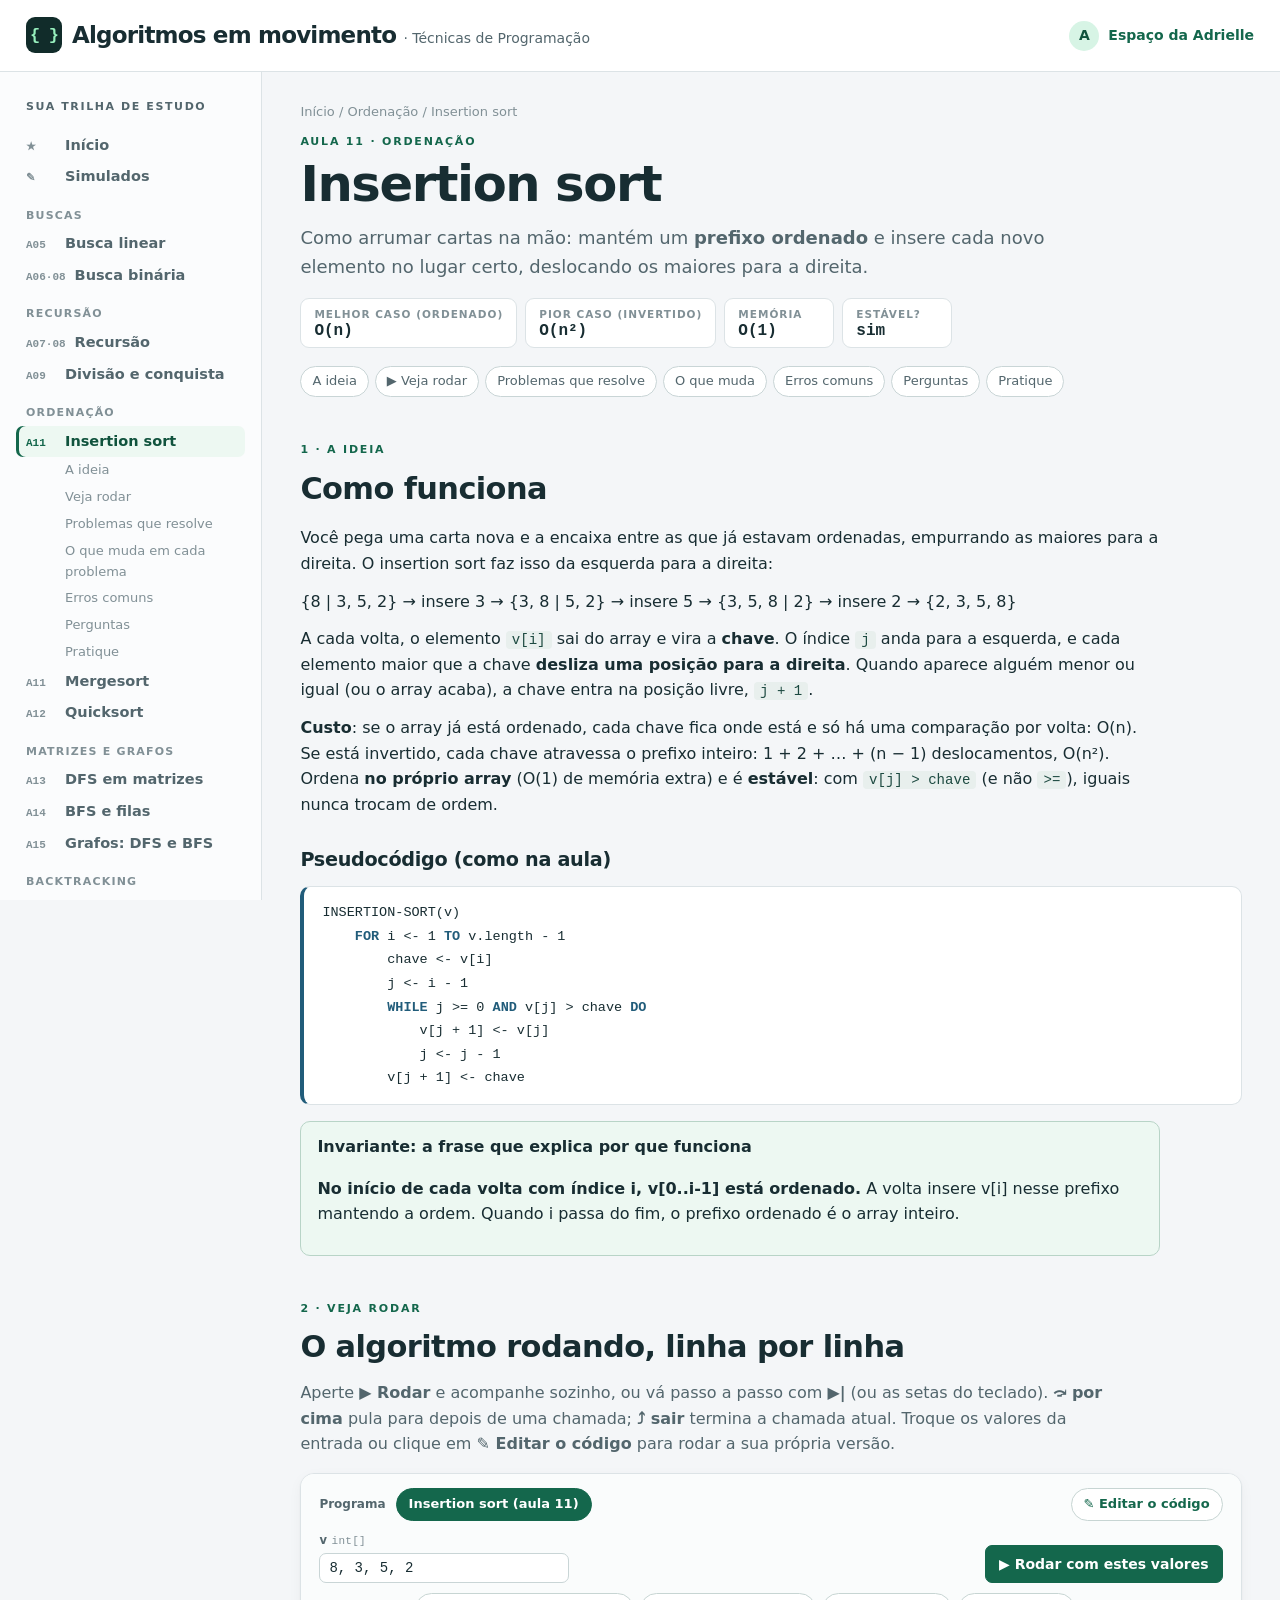
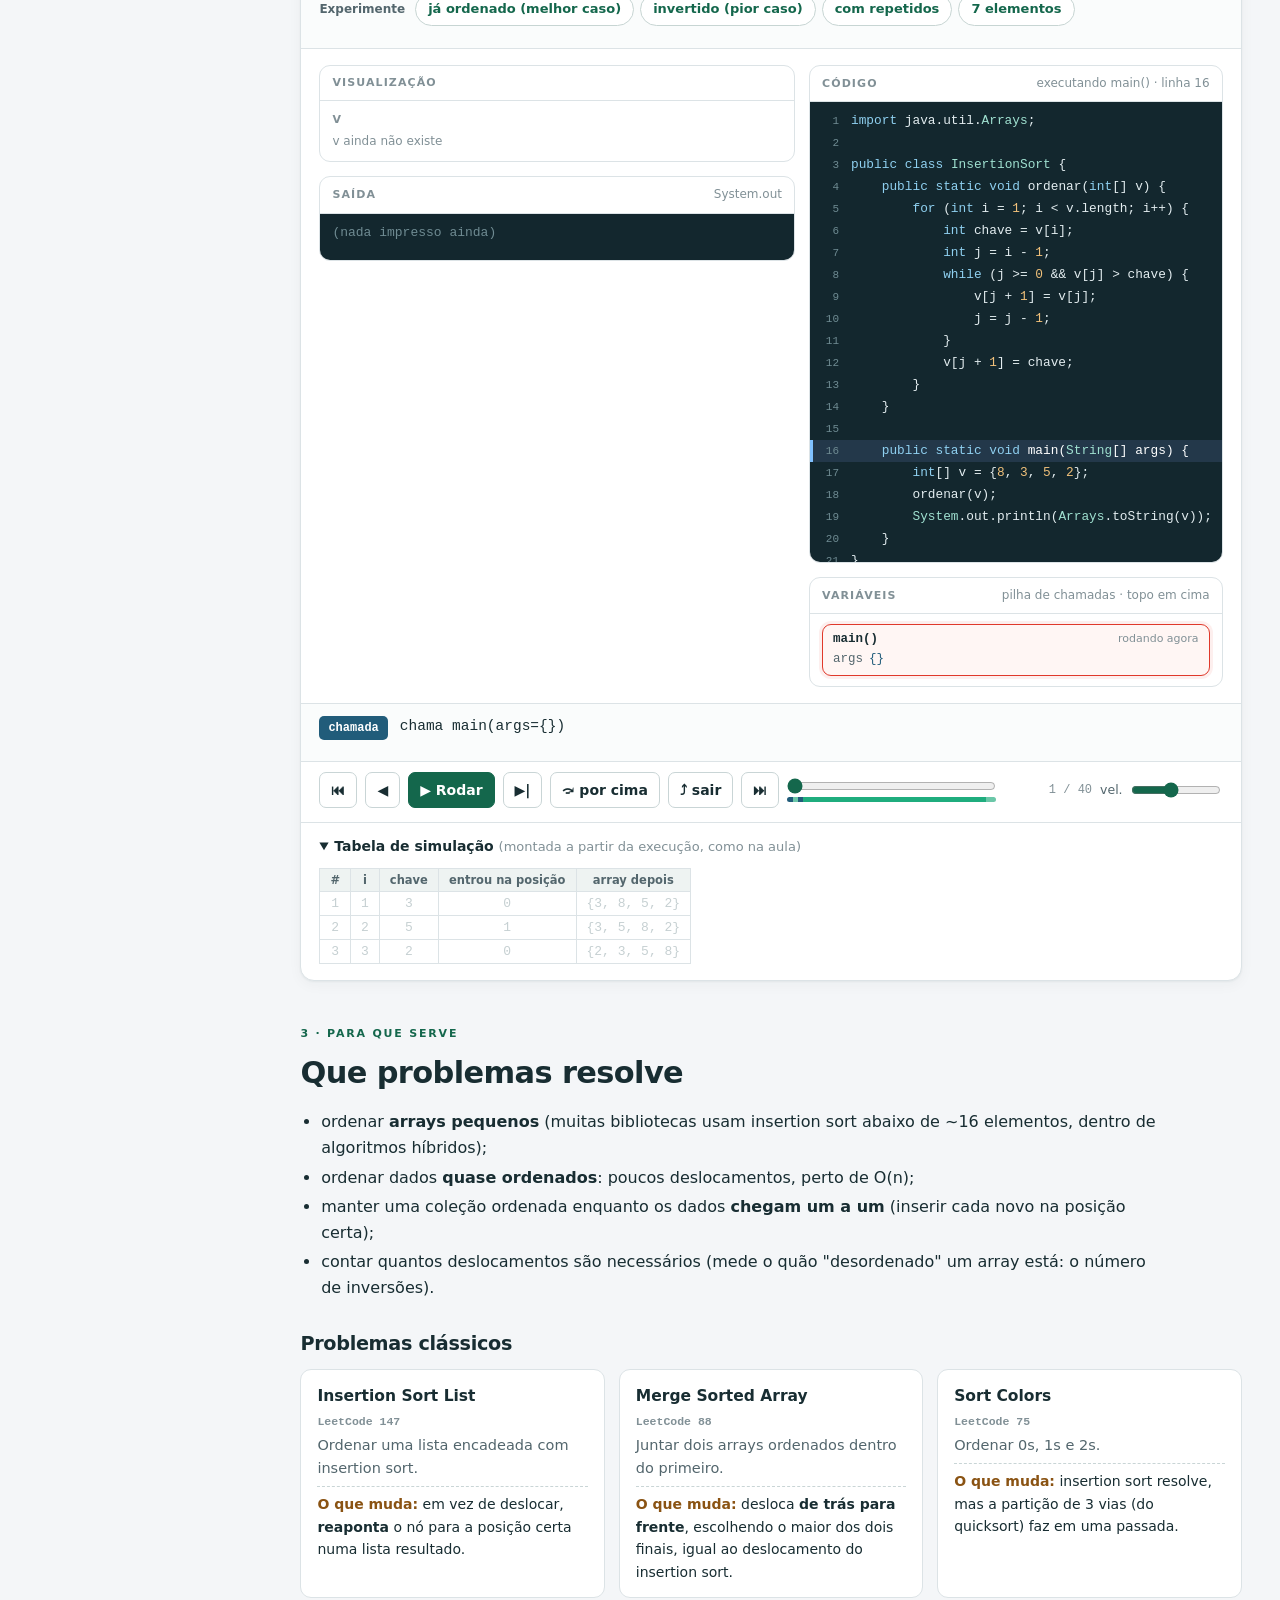
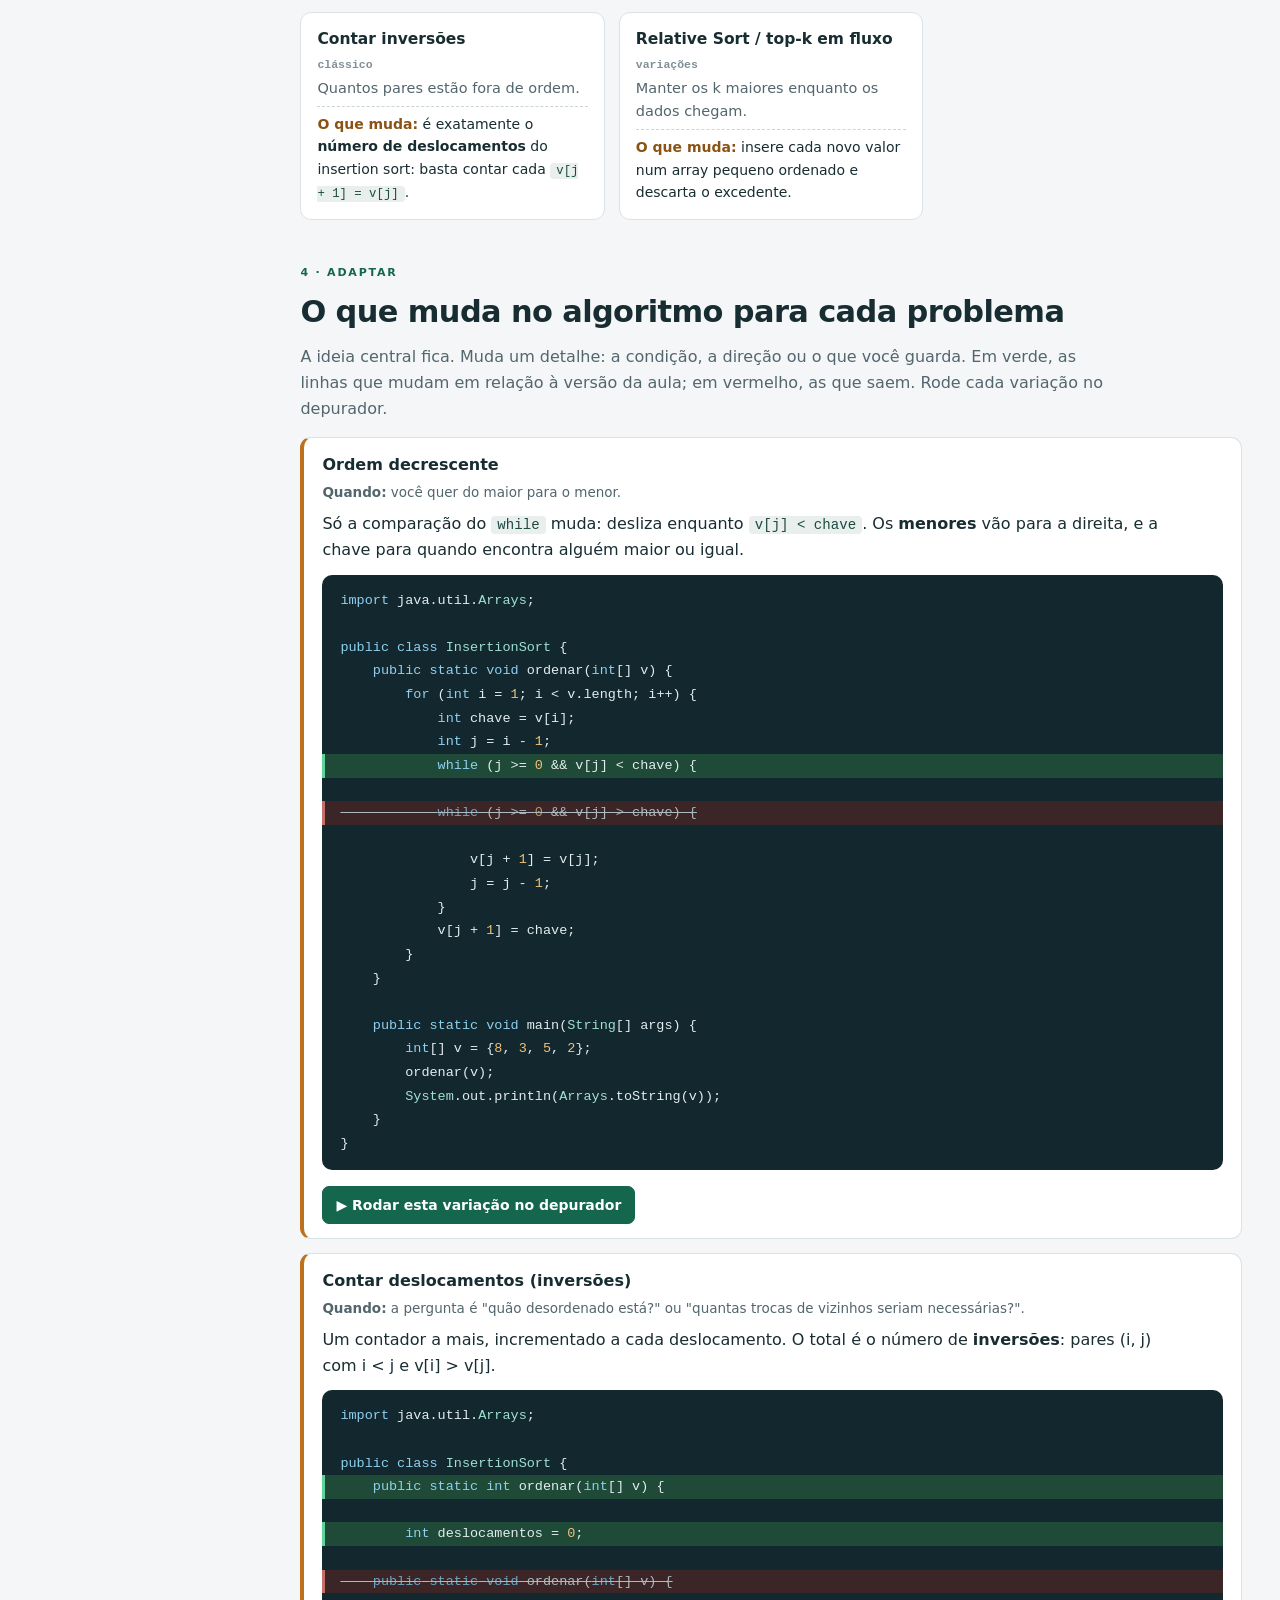
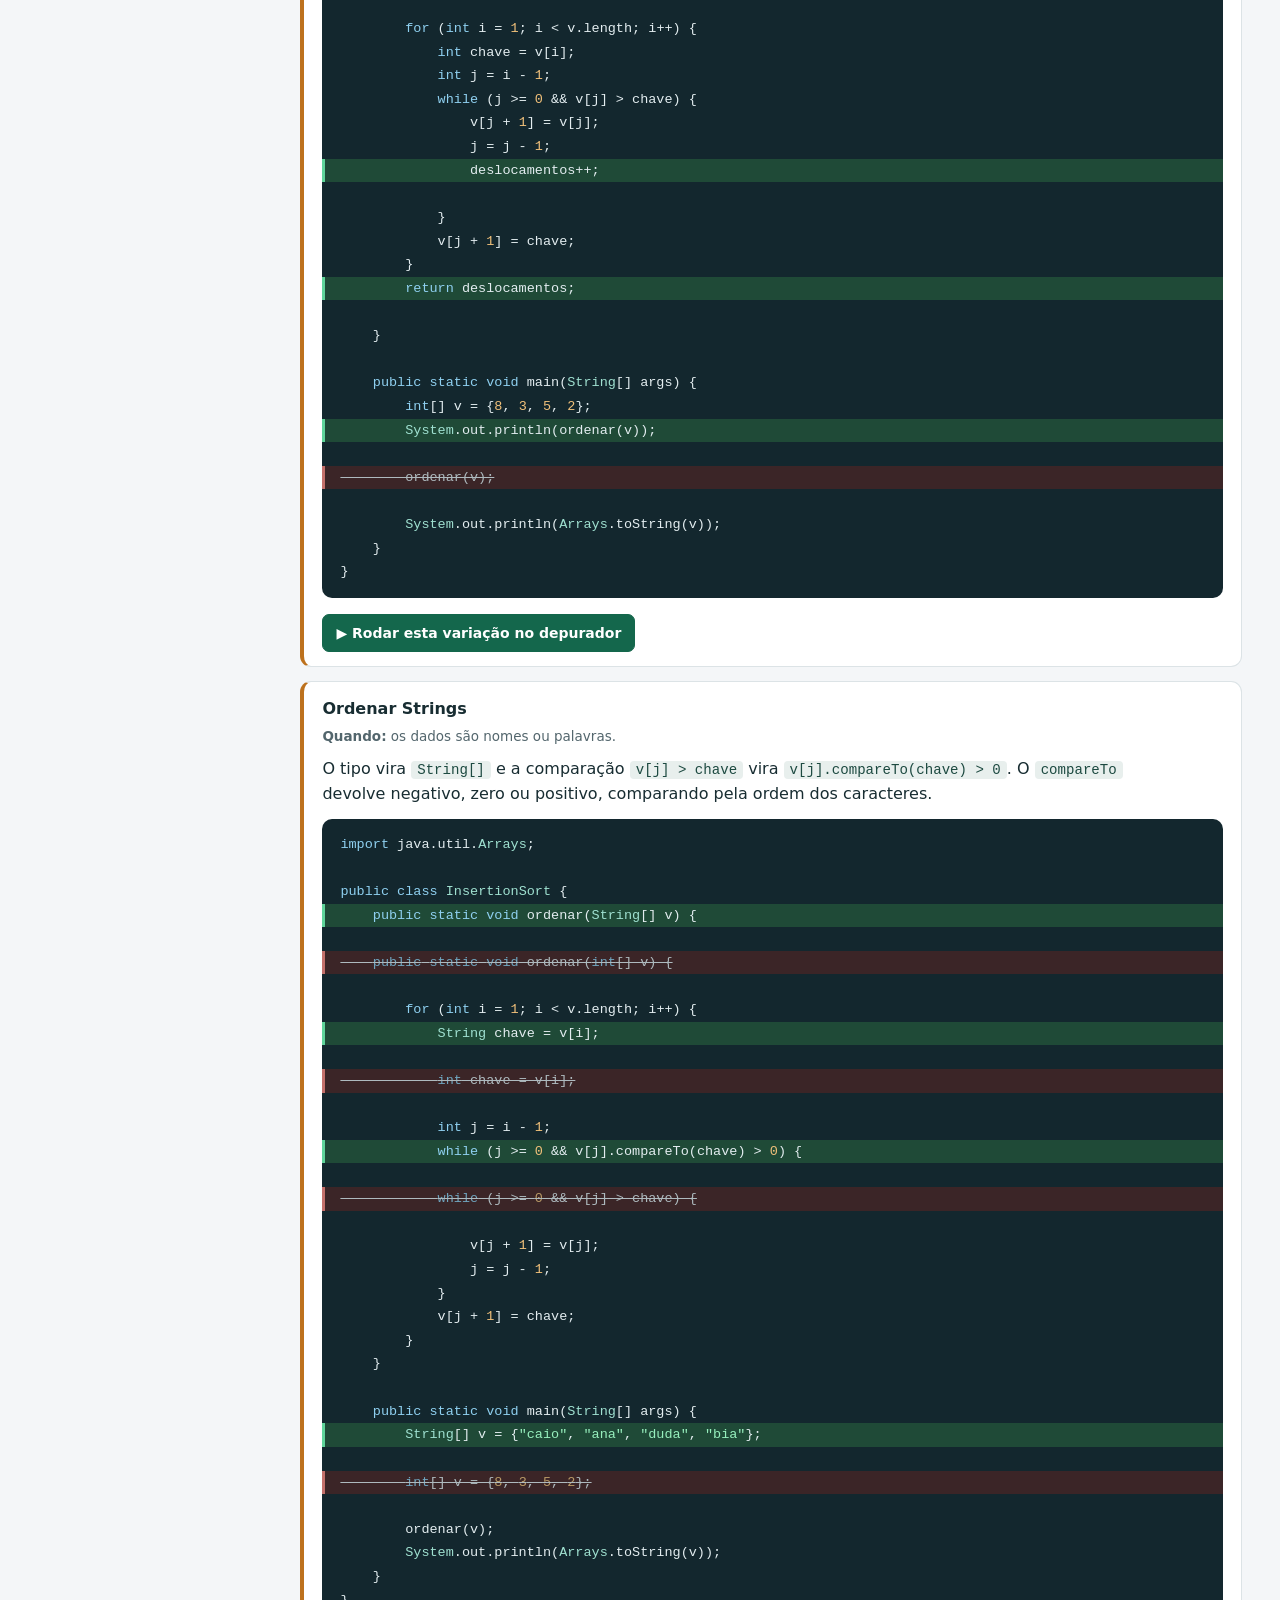
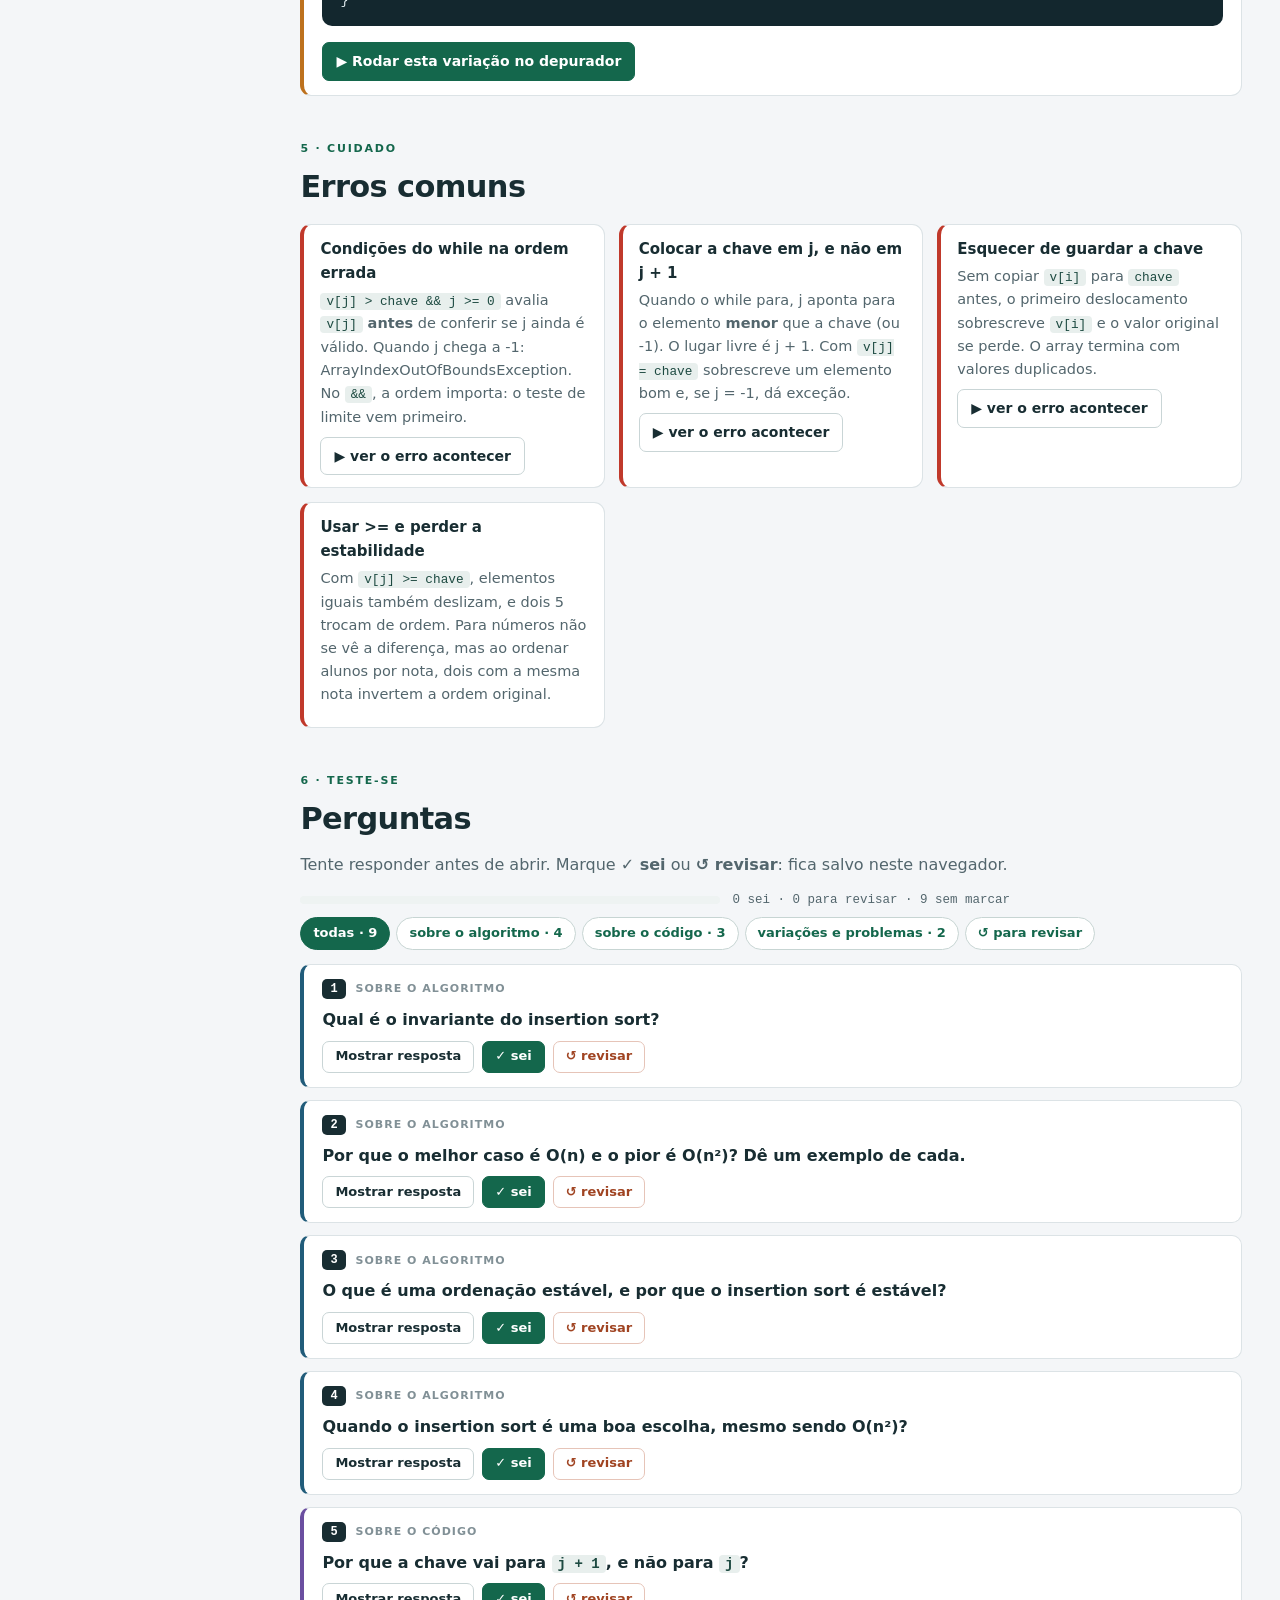
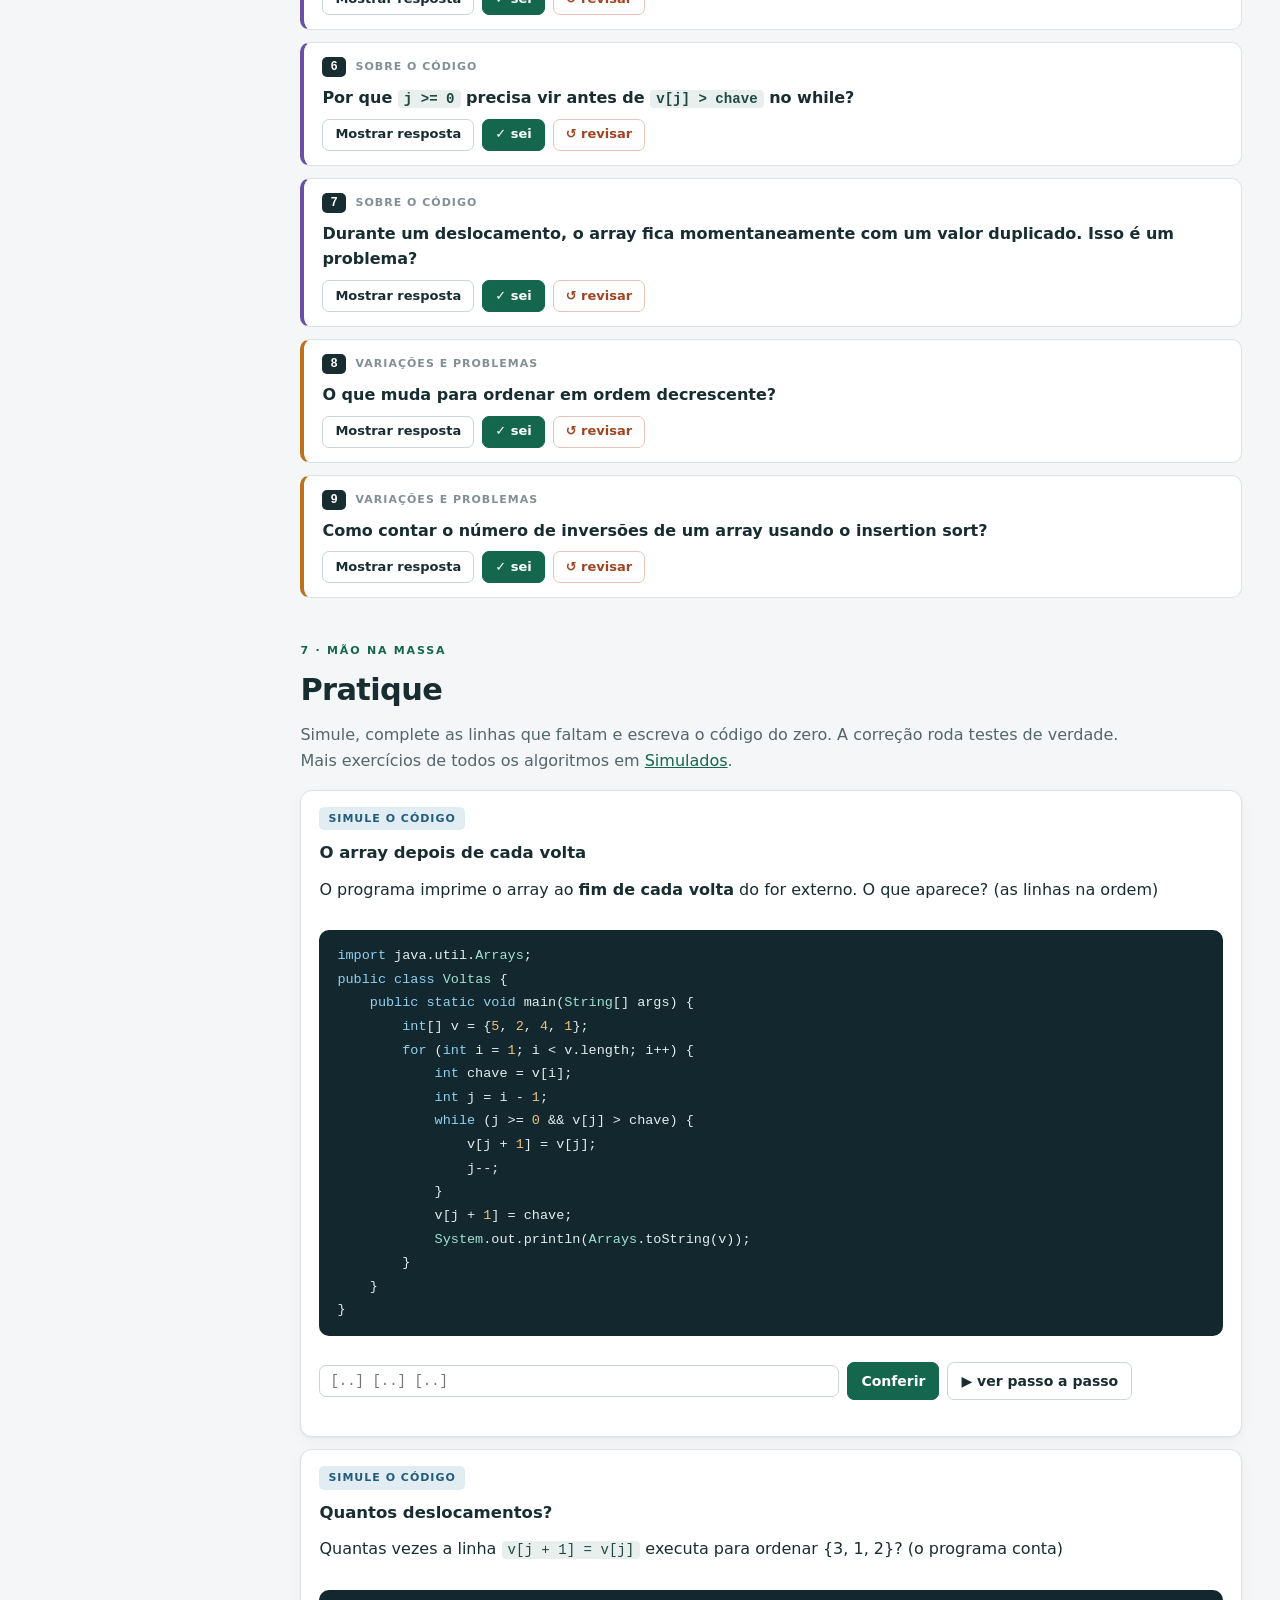
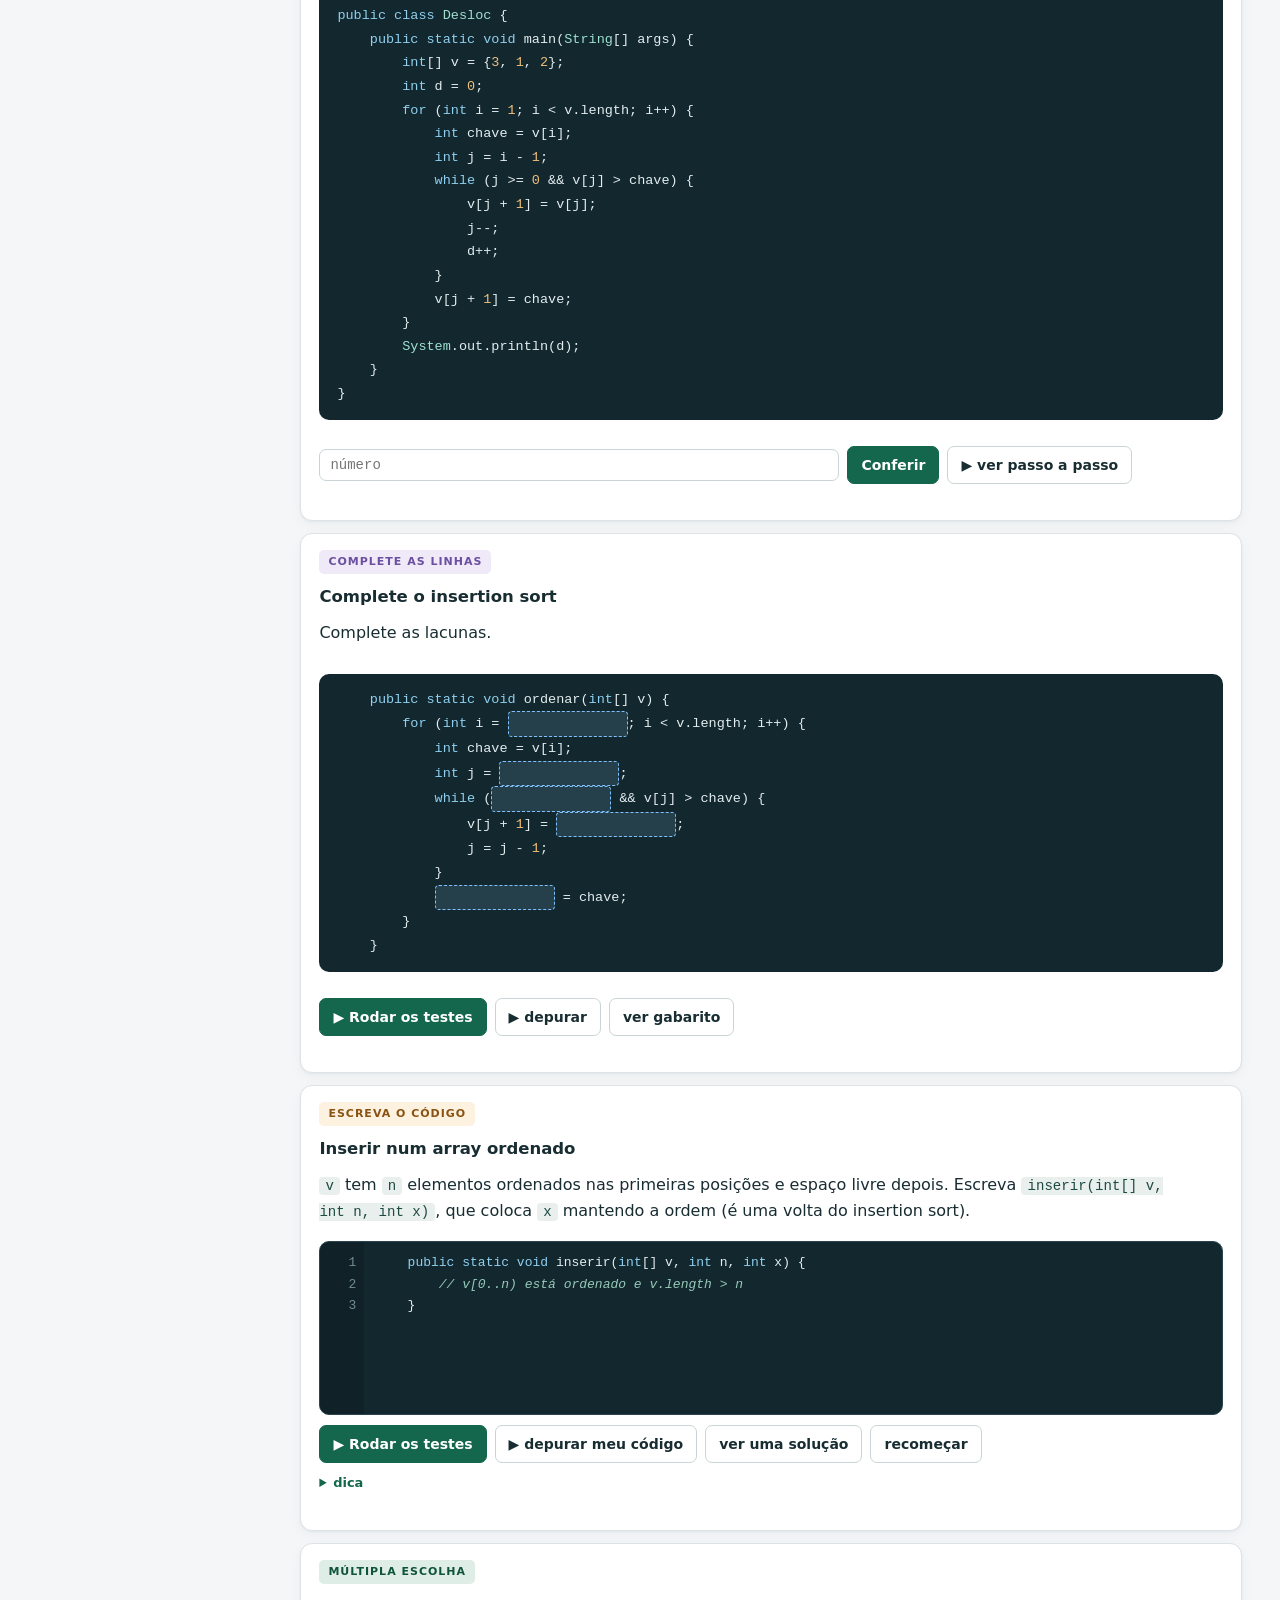
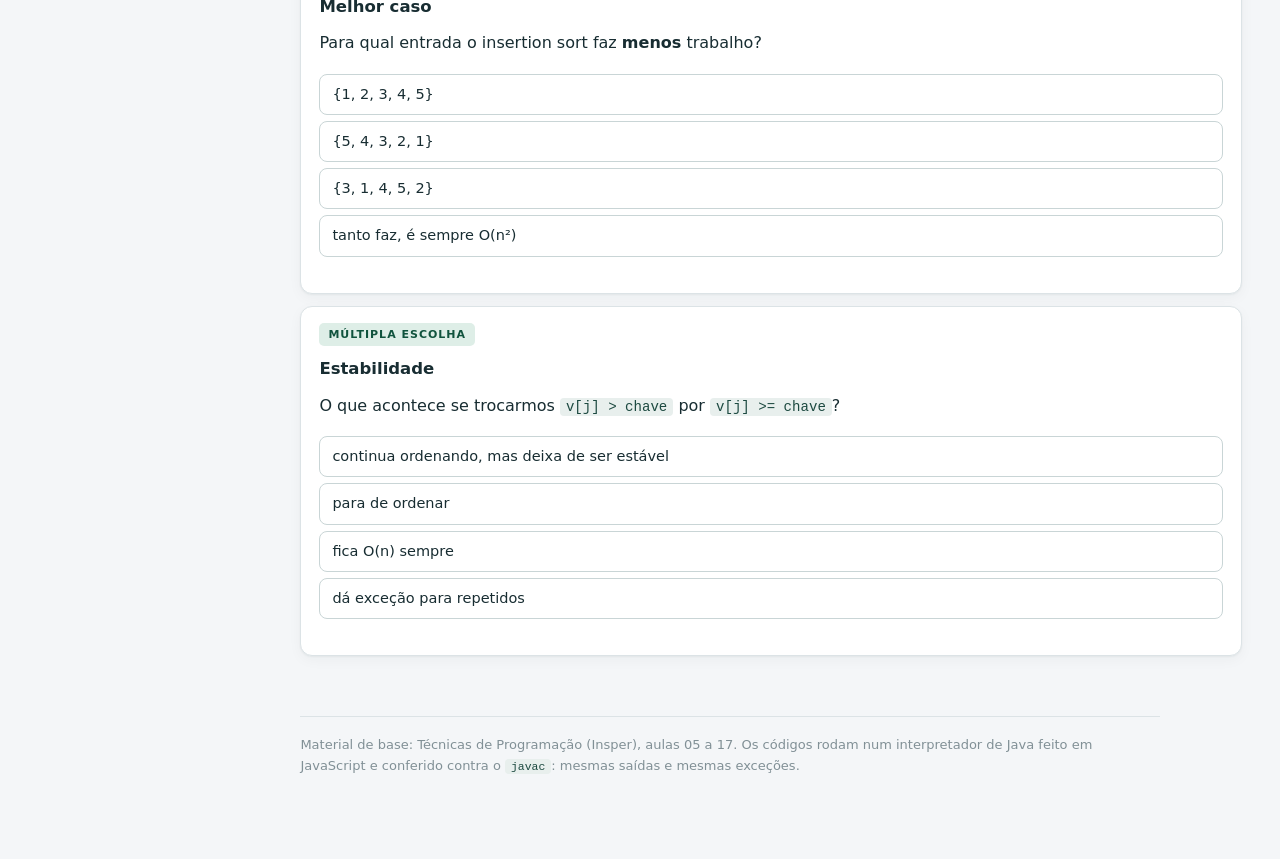
<file: algoritmos/insertion-sort.html>
<!doctype html>
<html lang="pt-BR">
<head>
<meta charset="utf-8">
<meta name="viewport" content="width=device-width, initial-scale=1">
<title>Insertion sort · Algoritmos em movimento</title>
<meta name="description" content="Insere cada elemento no lugar certo de um prefixo já ordenado, como cartas na mão.">
<link rel="icon" href="data:image/svg+xml,%3Csvg xmlns='http://www.w3.org/2000/svg' viewBox='0 0 32 32'%3E%3Crect width='32' height='32' rx='8' fill='%23112c2a'/%3E%3Ctext x='16' y='22' font-family='monospace' font-size='15' font-weight='700' fill='%2397efbd' text-anchor='middle'%3E%7B%20%7D%3C/text%3E%3C/svg%3E">
<link rel="stylesheet" href="../css/guia.css">
</head>
<body data-pagina="algoritmo" data-algo="insertion-sort" data-base="../">
<noscript><p style="padding:20px">Este guia precisa de JavaScript: os algoritmos rodam no navegador.</p></noscript>
<script src="../js/java.js"></script>
<script src="../js/util.js"></script>
<script src="../js/viz.js"></script>
<script src="../js/depurador.js"></script>
<script src="../js/exercicios.js"></script>
<script src="../js/dados/indice.js"></script>
<script src="../js/dados/insertion-sort.js"></script>
<script src="../js/pagina.js"></script>
</body>
</html>
</file>
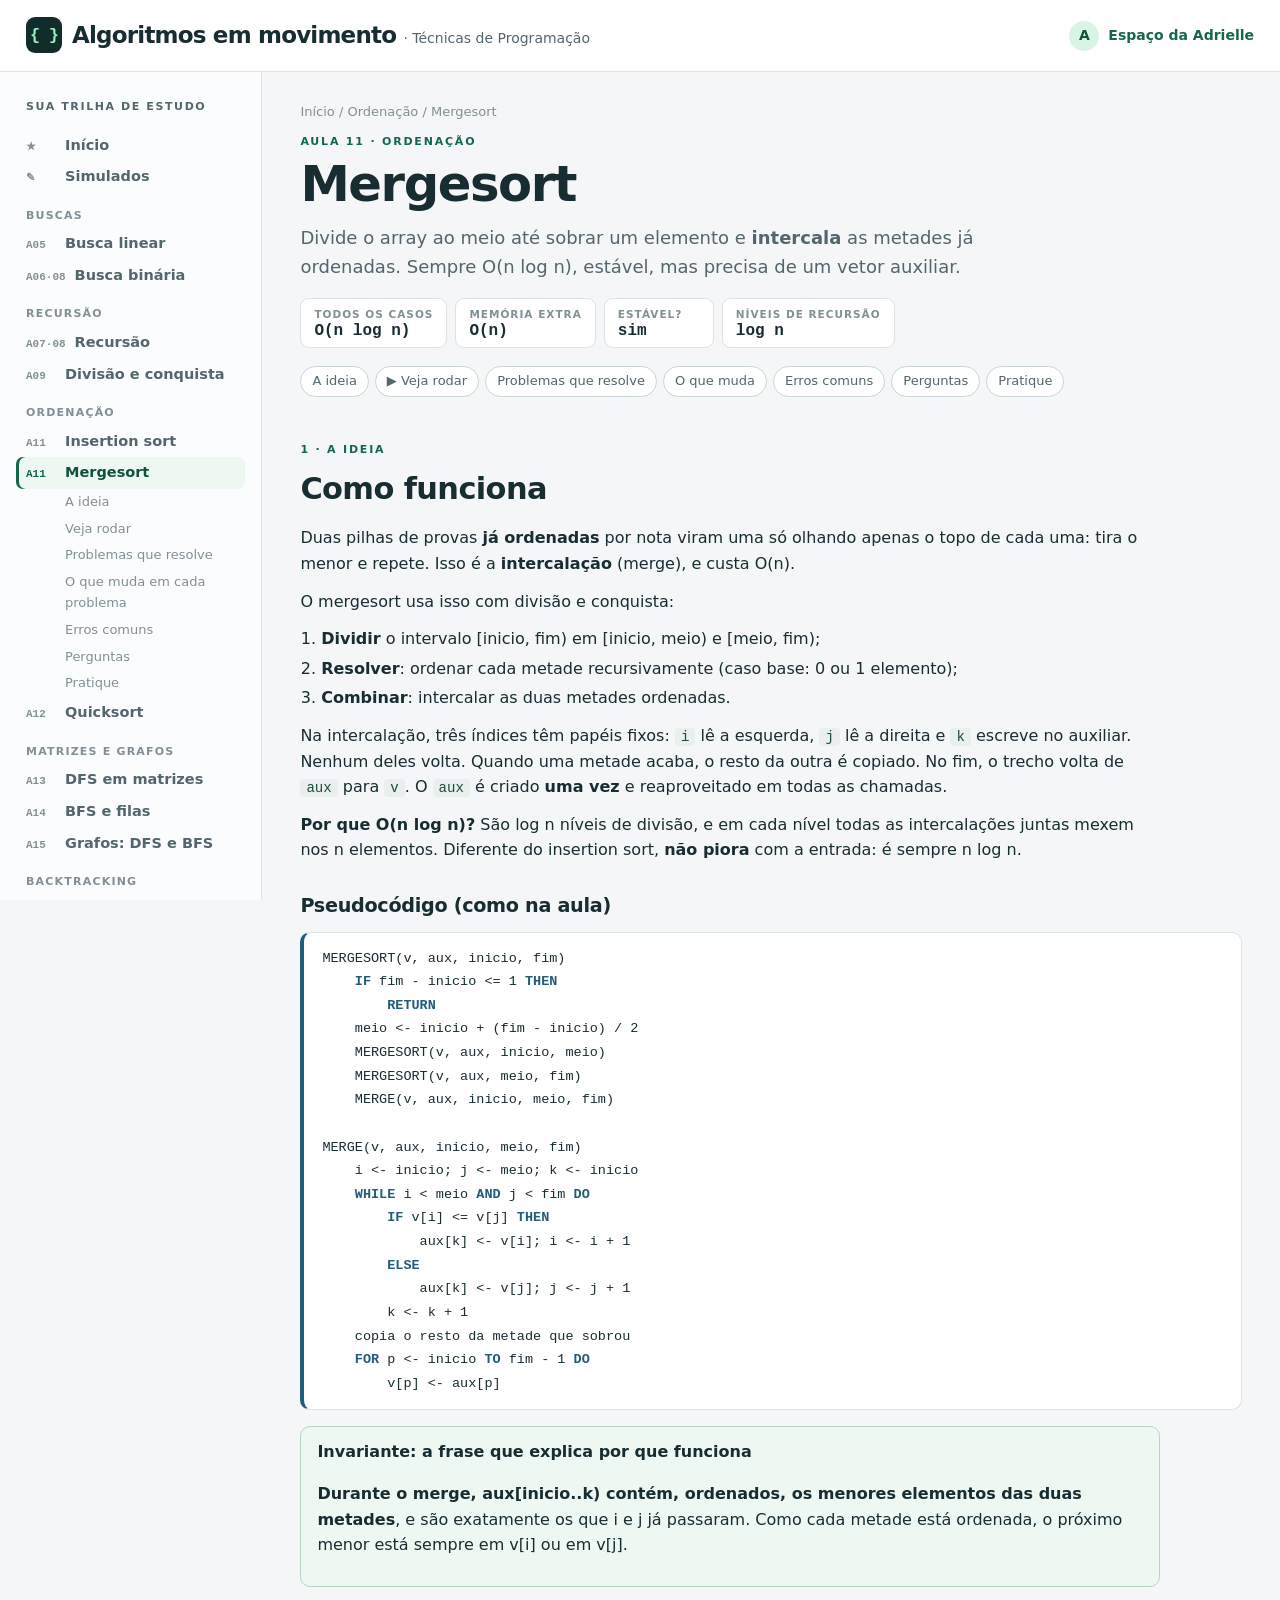
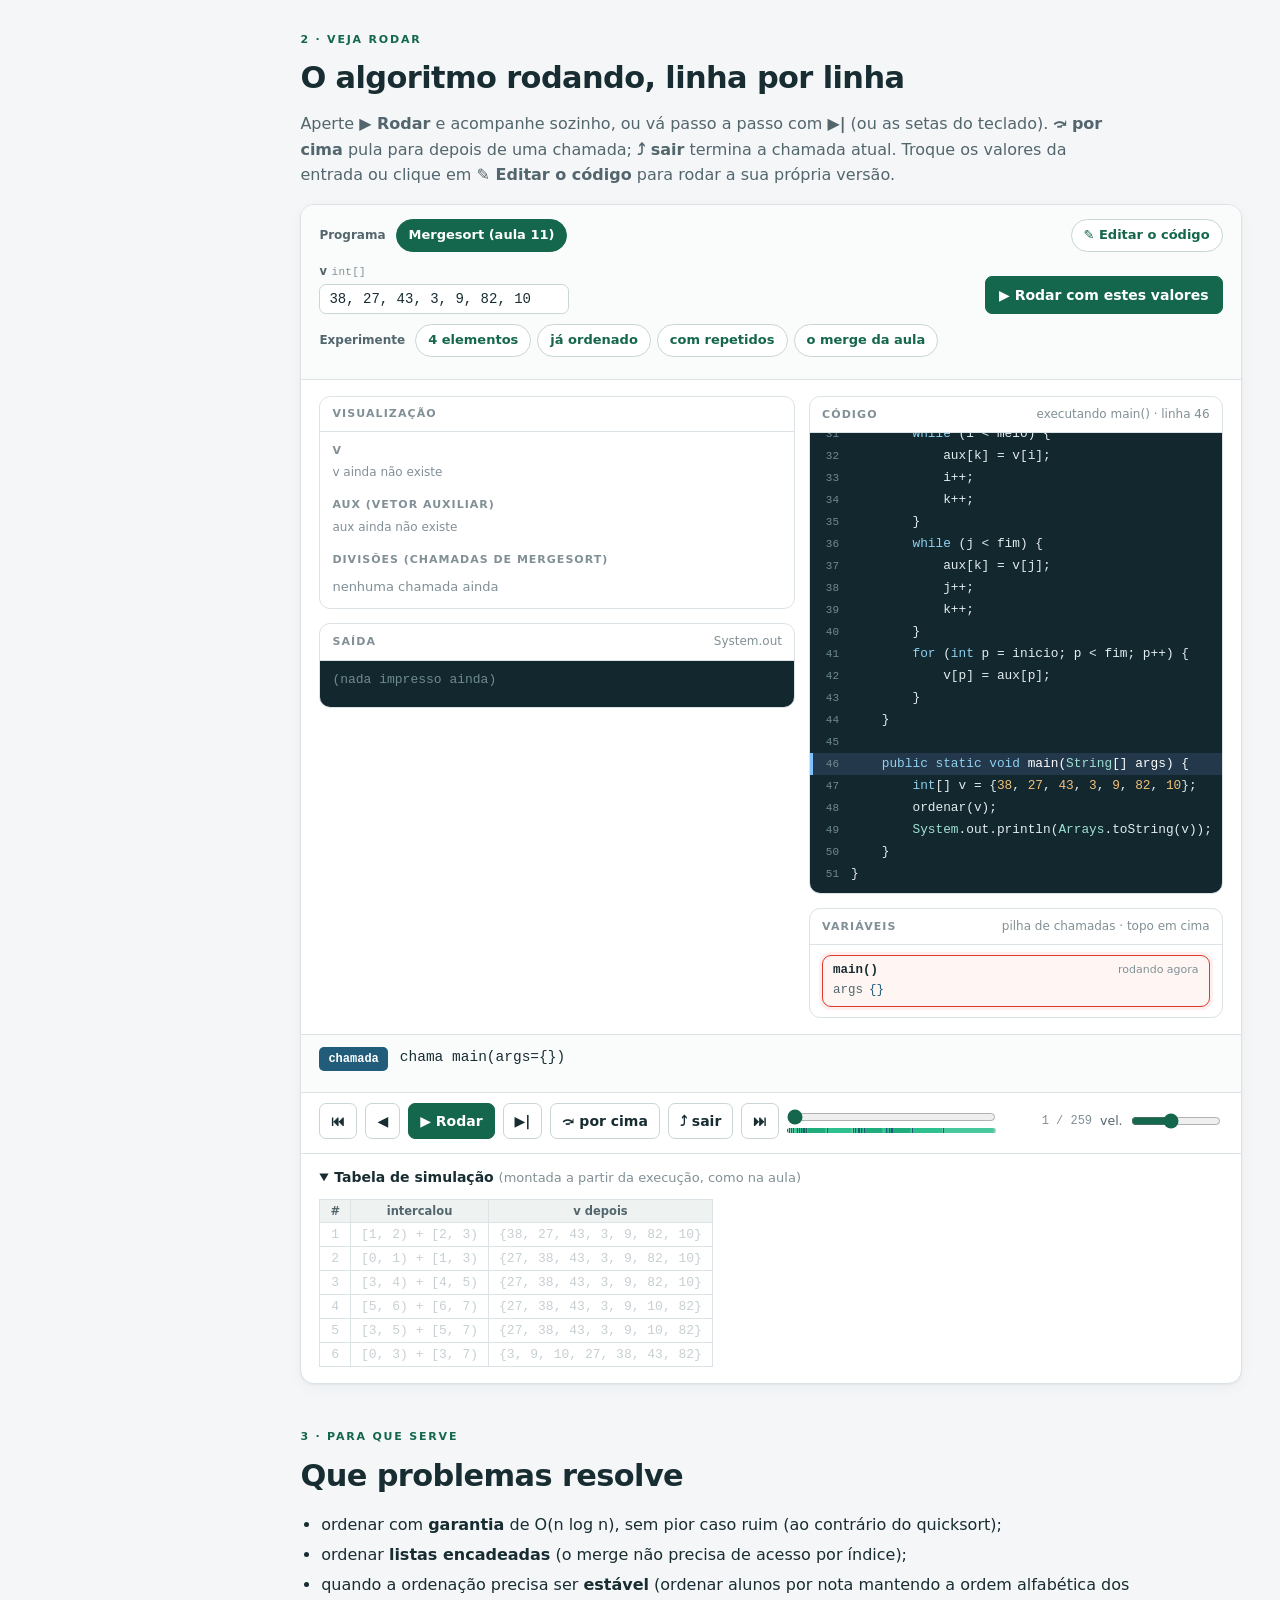
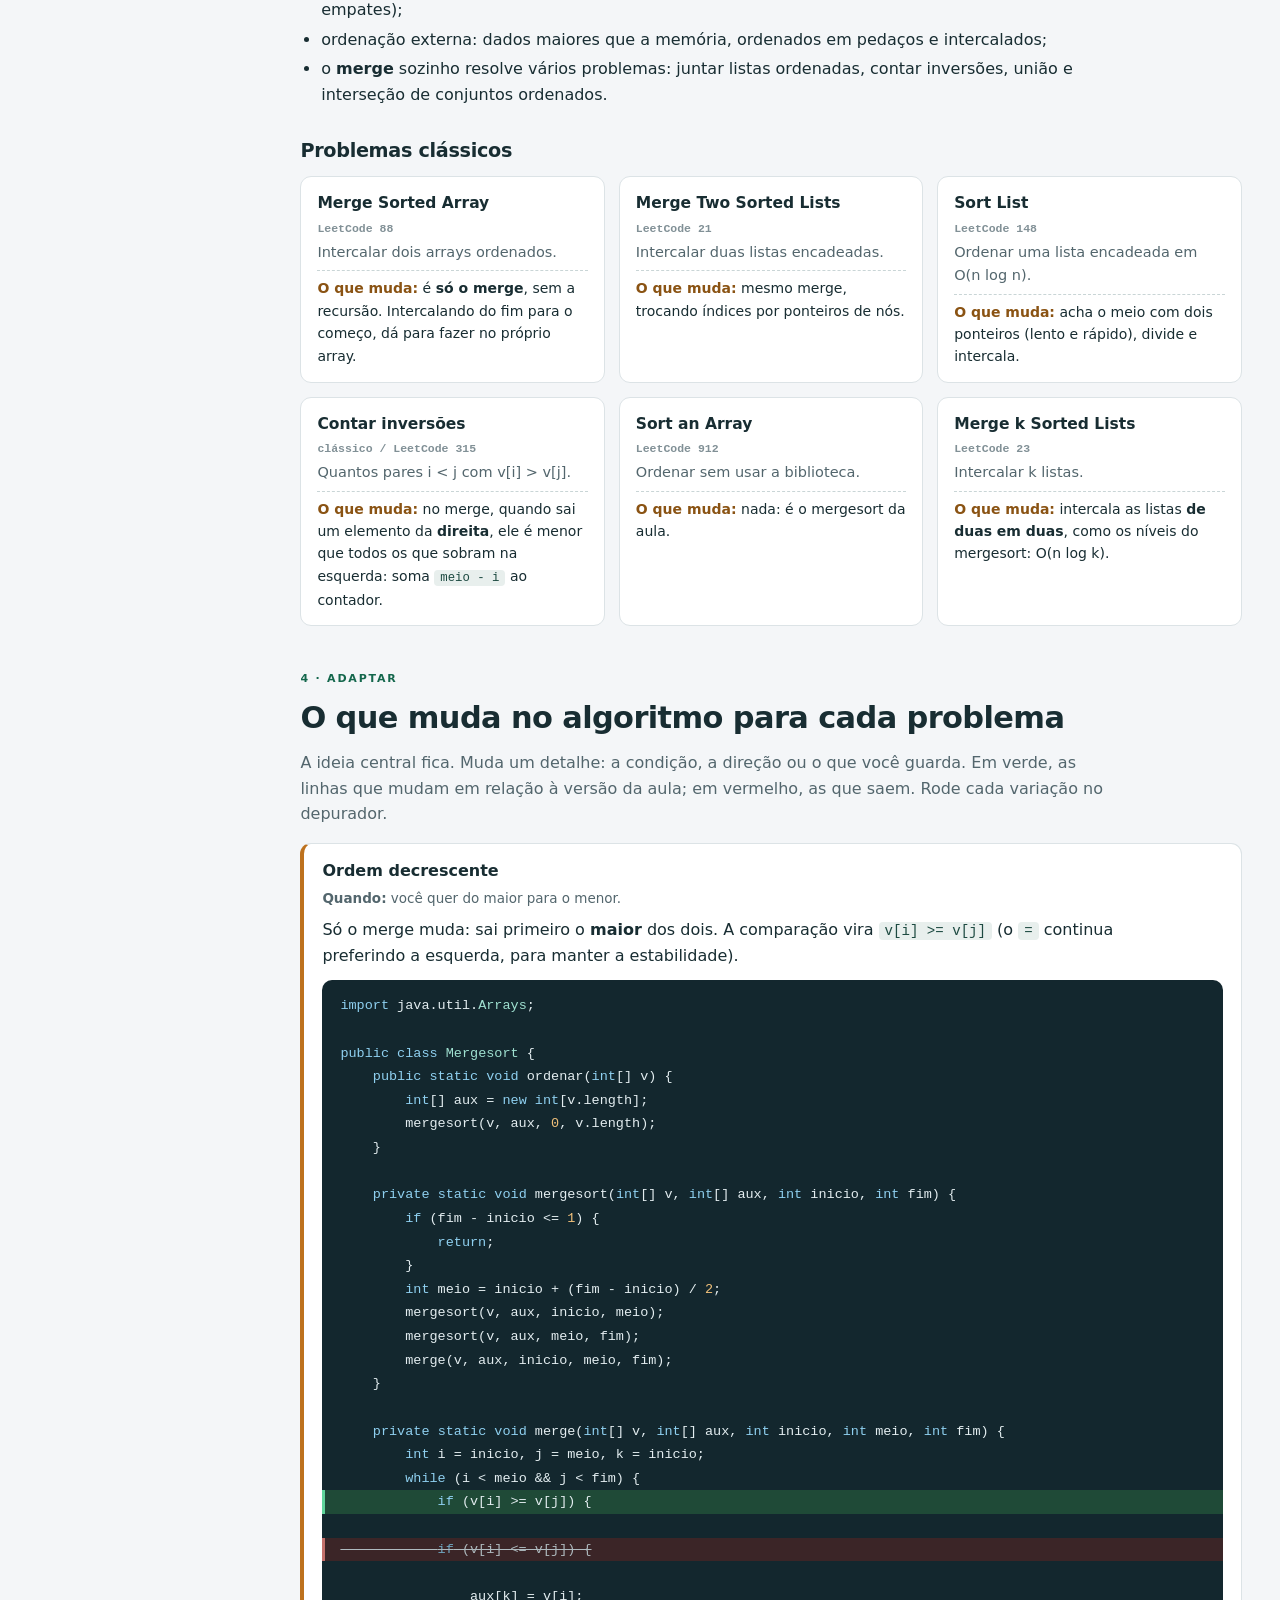
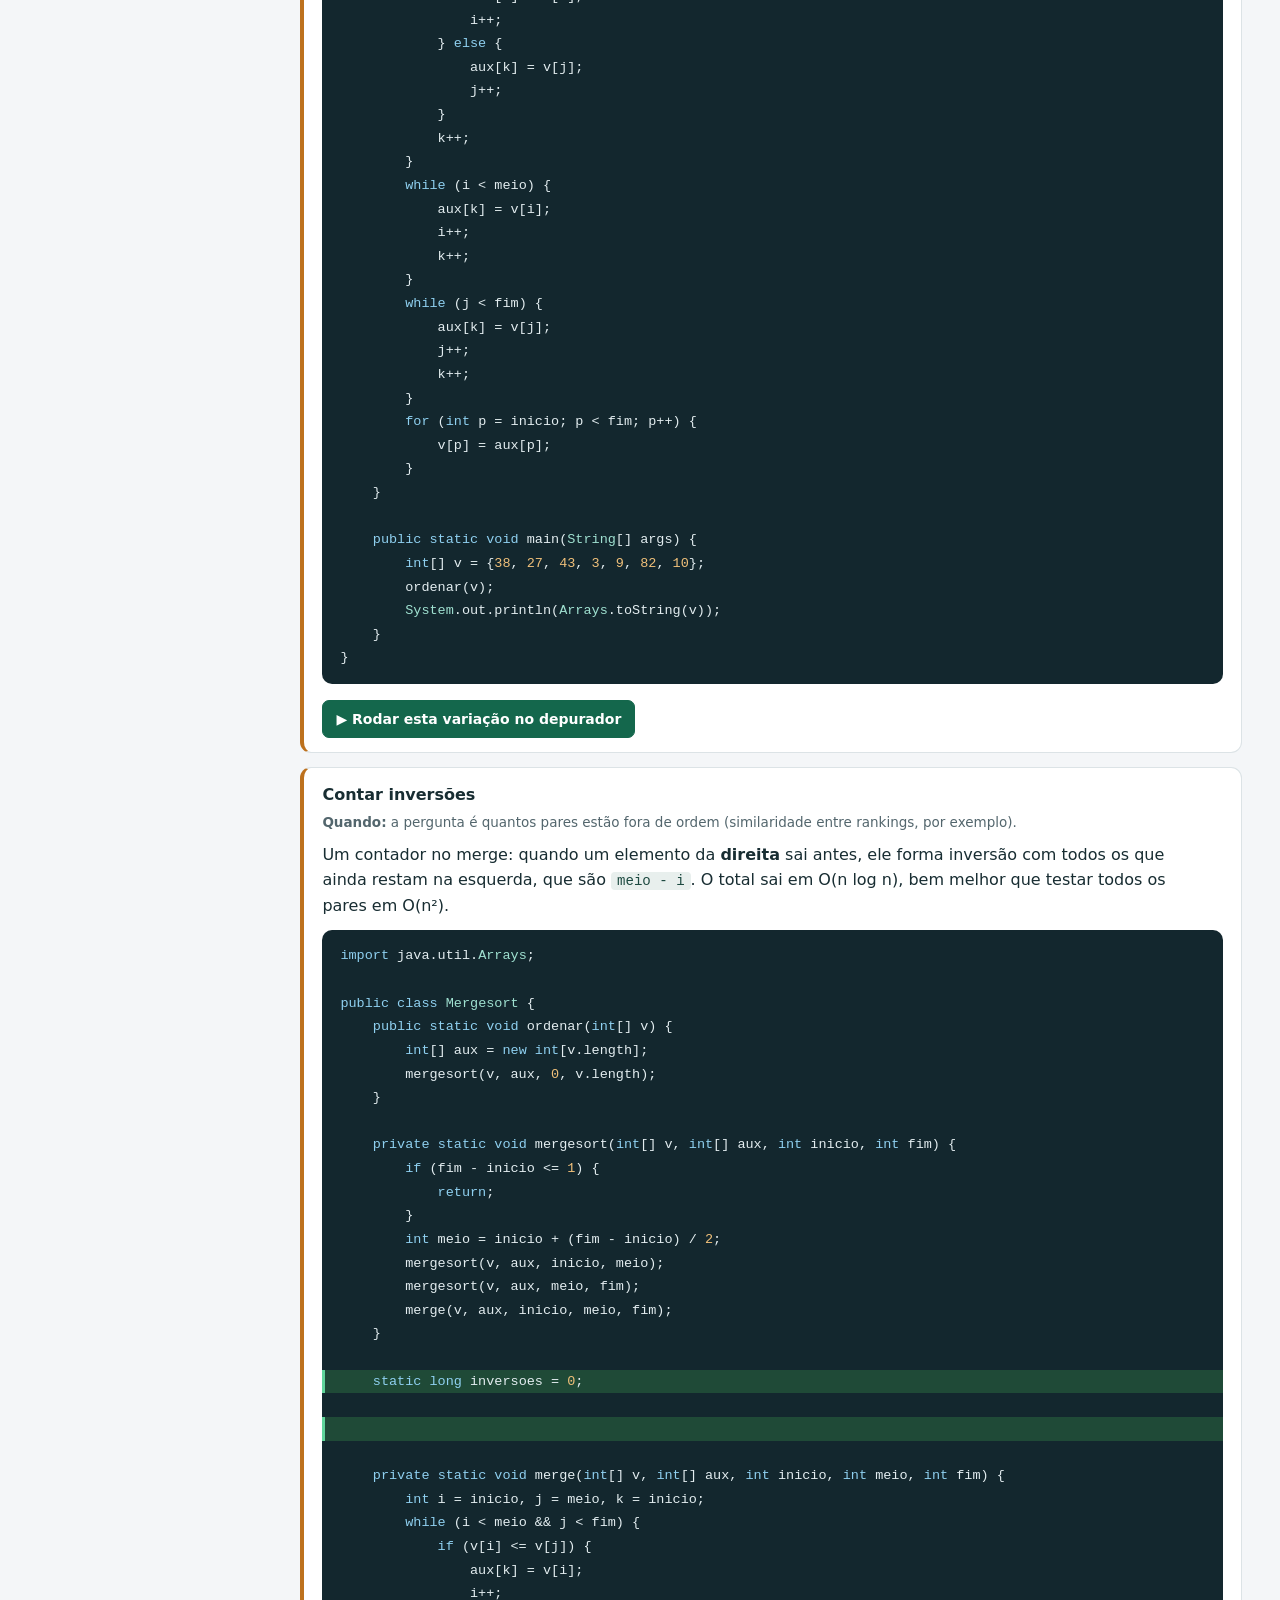
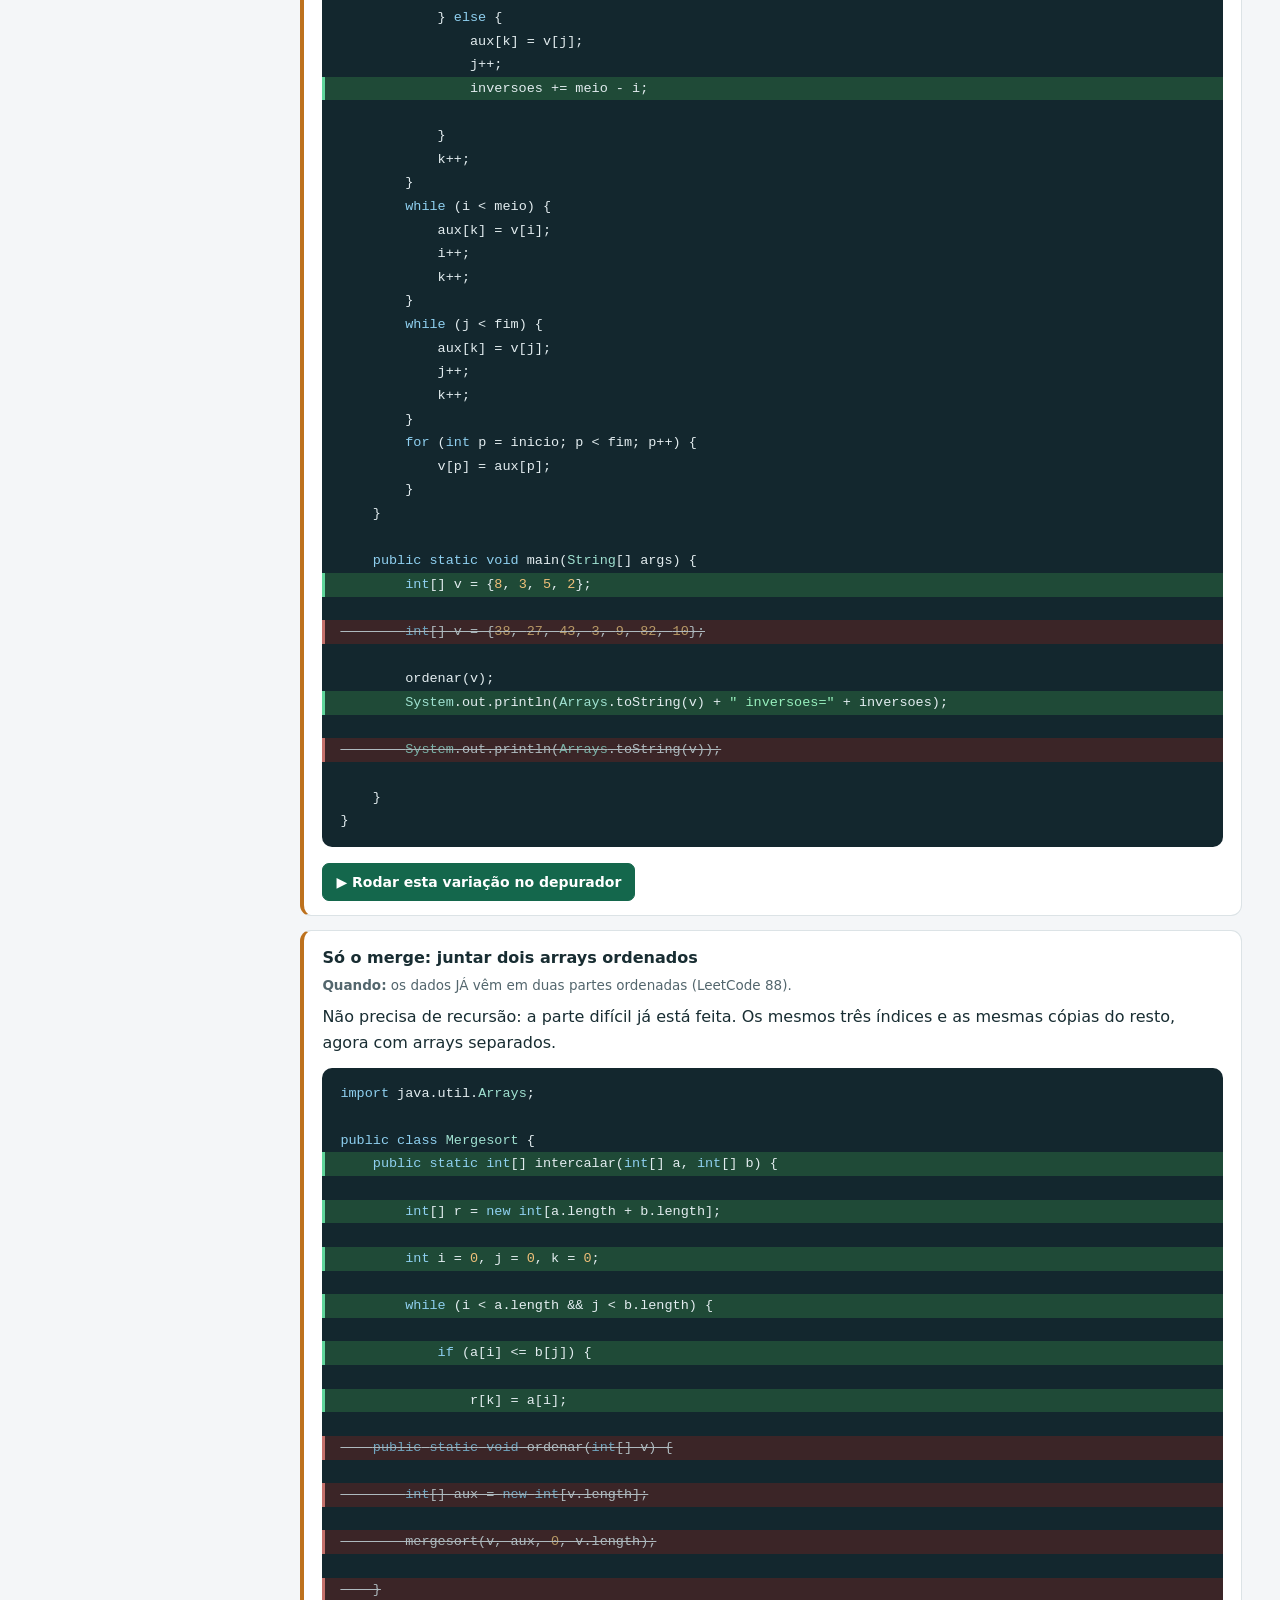
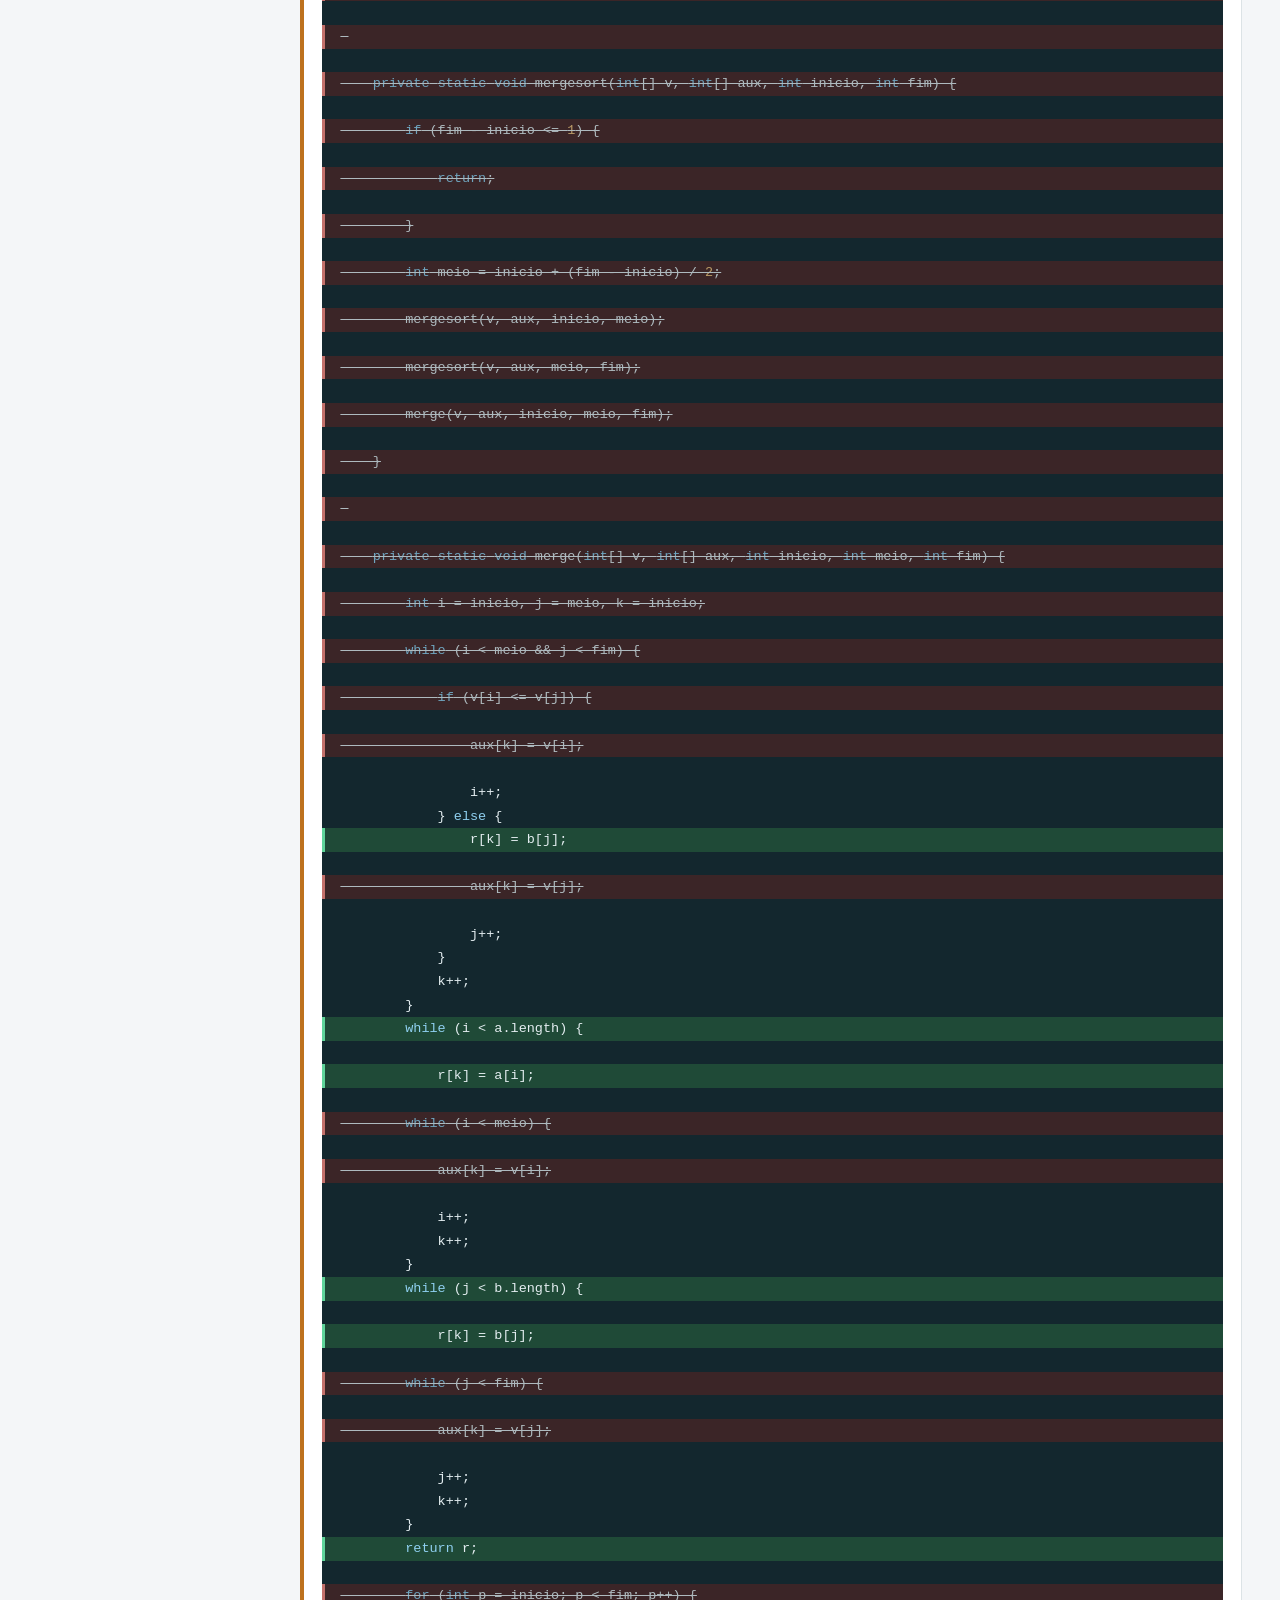
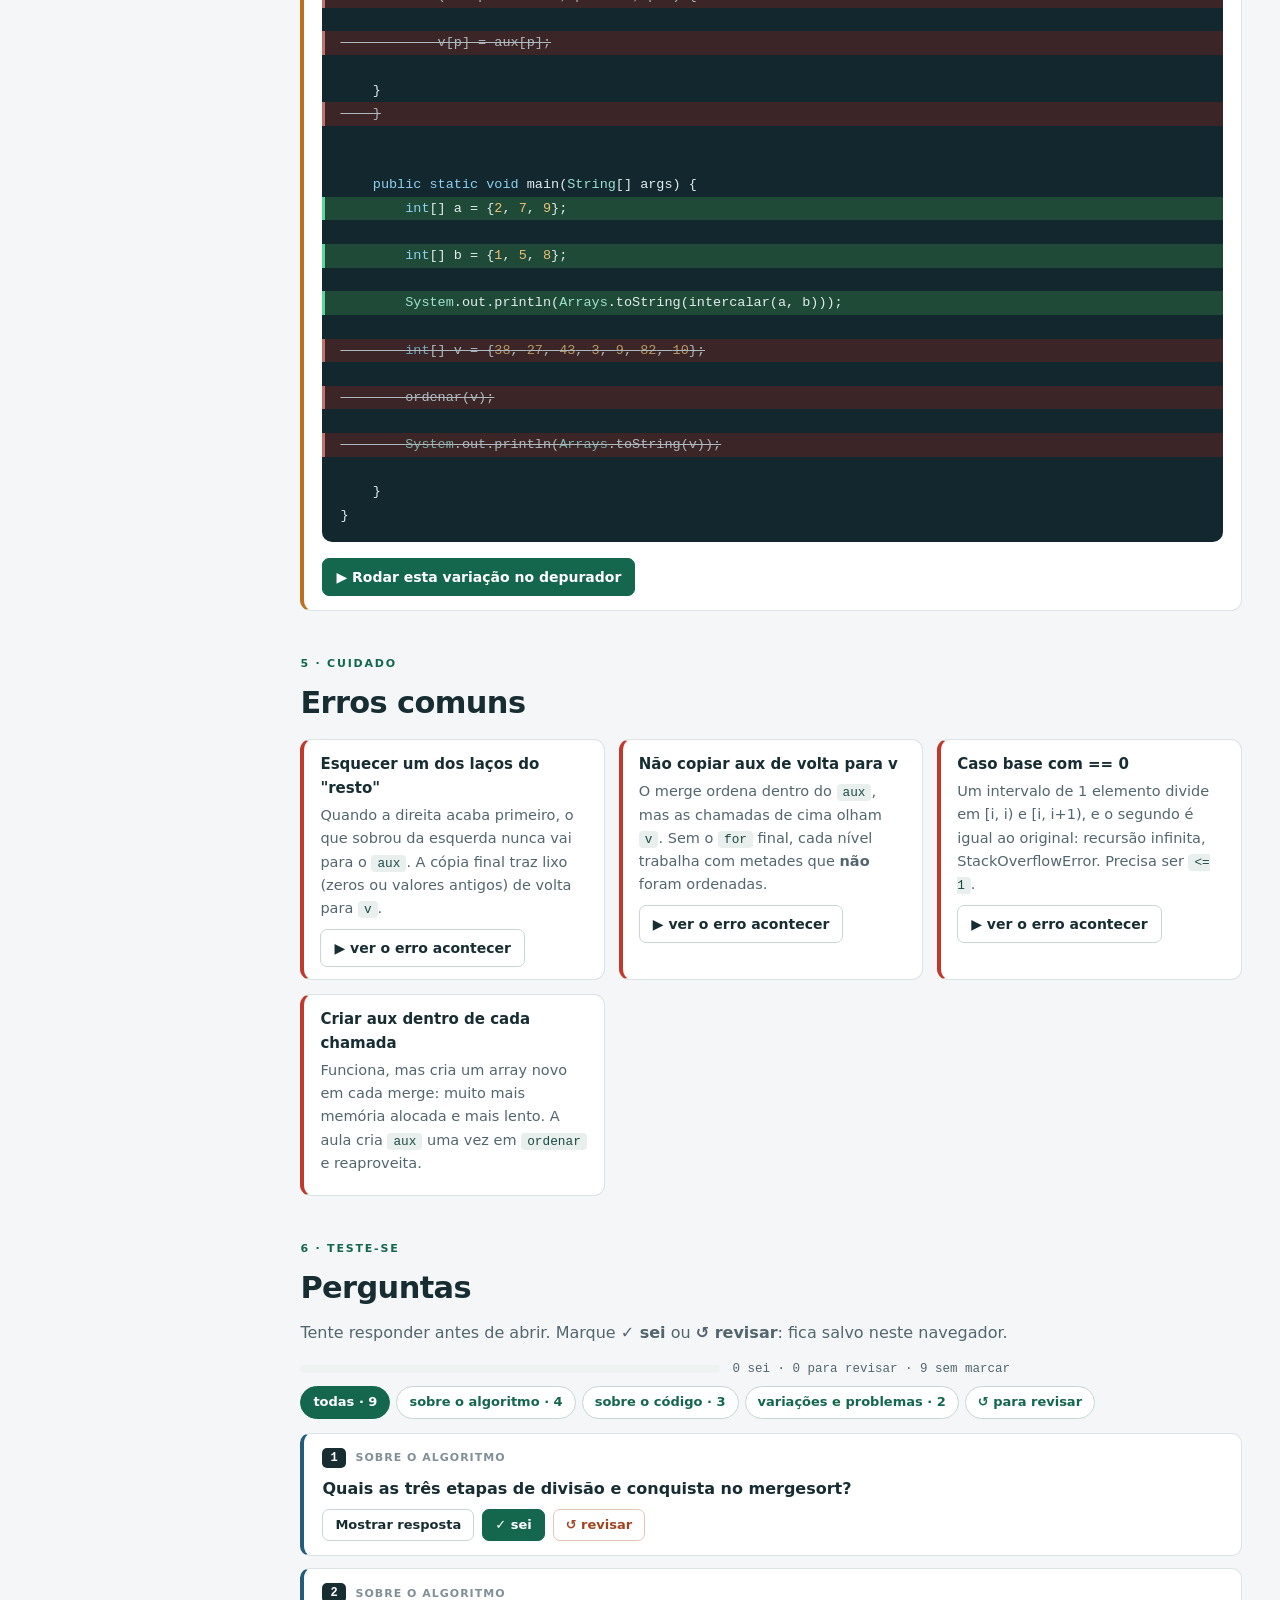
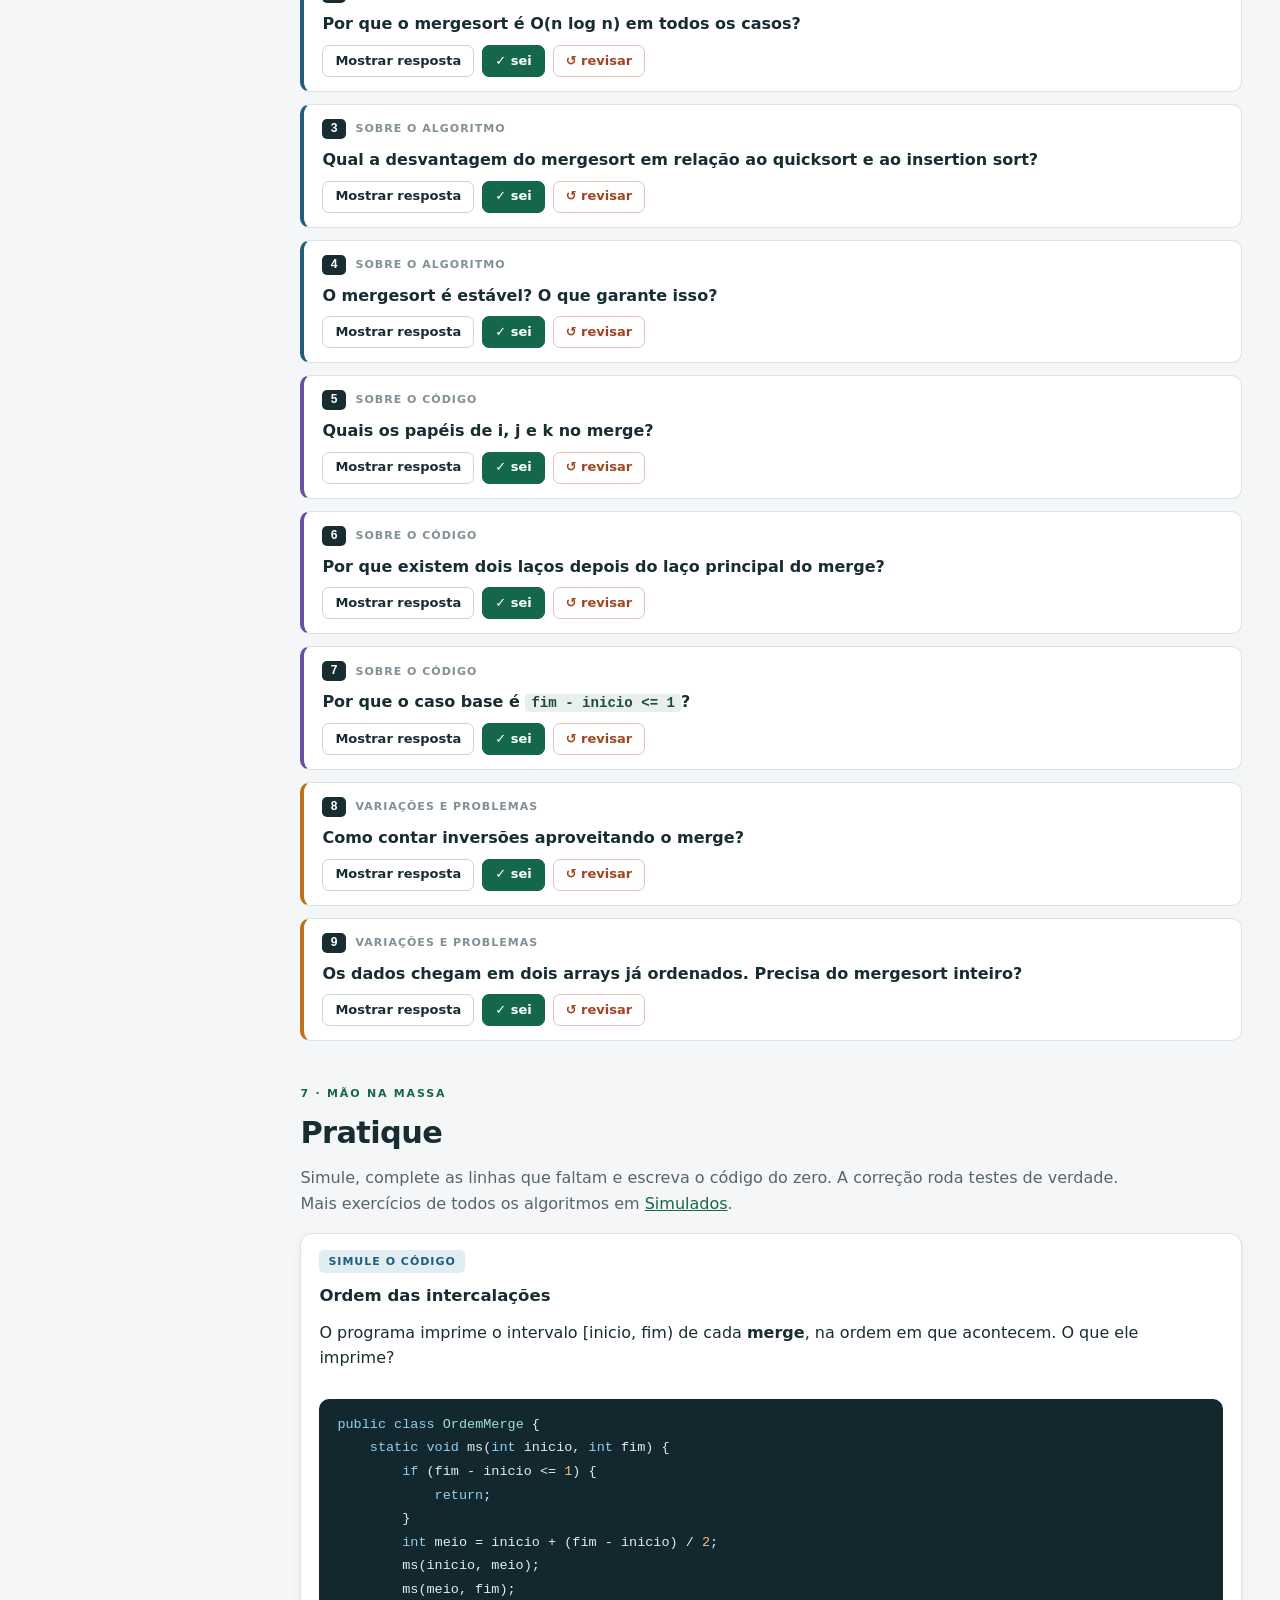
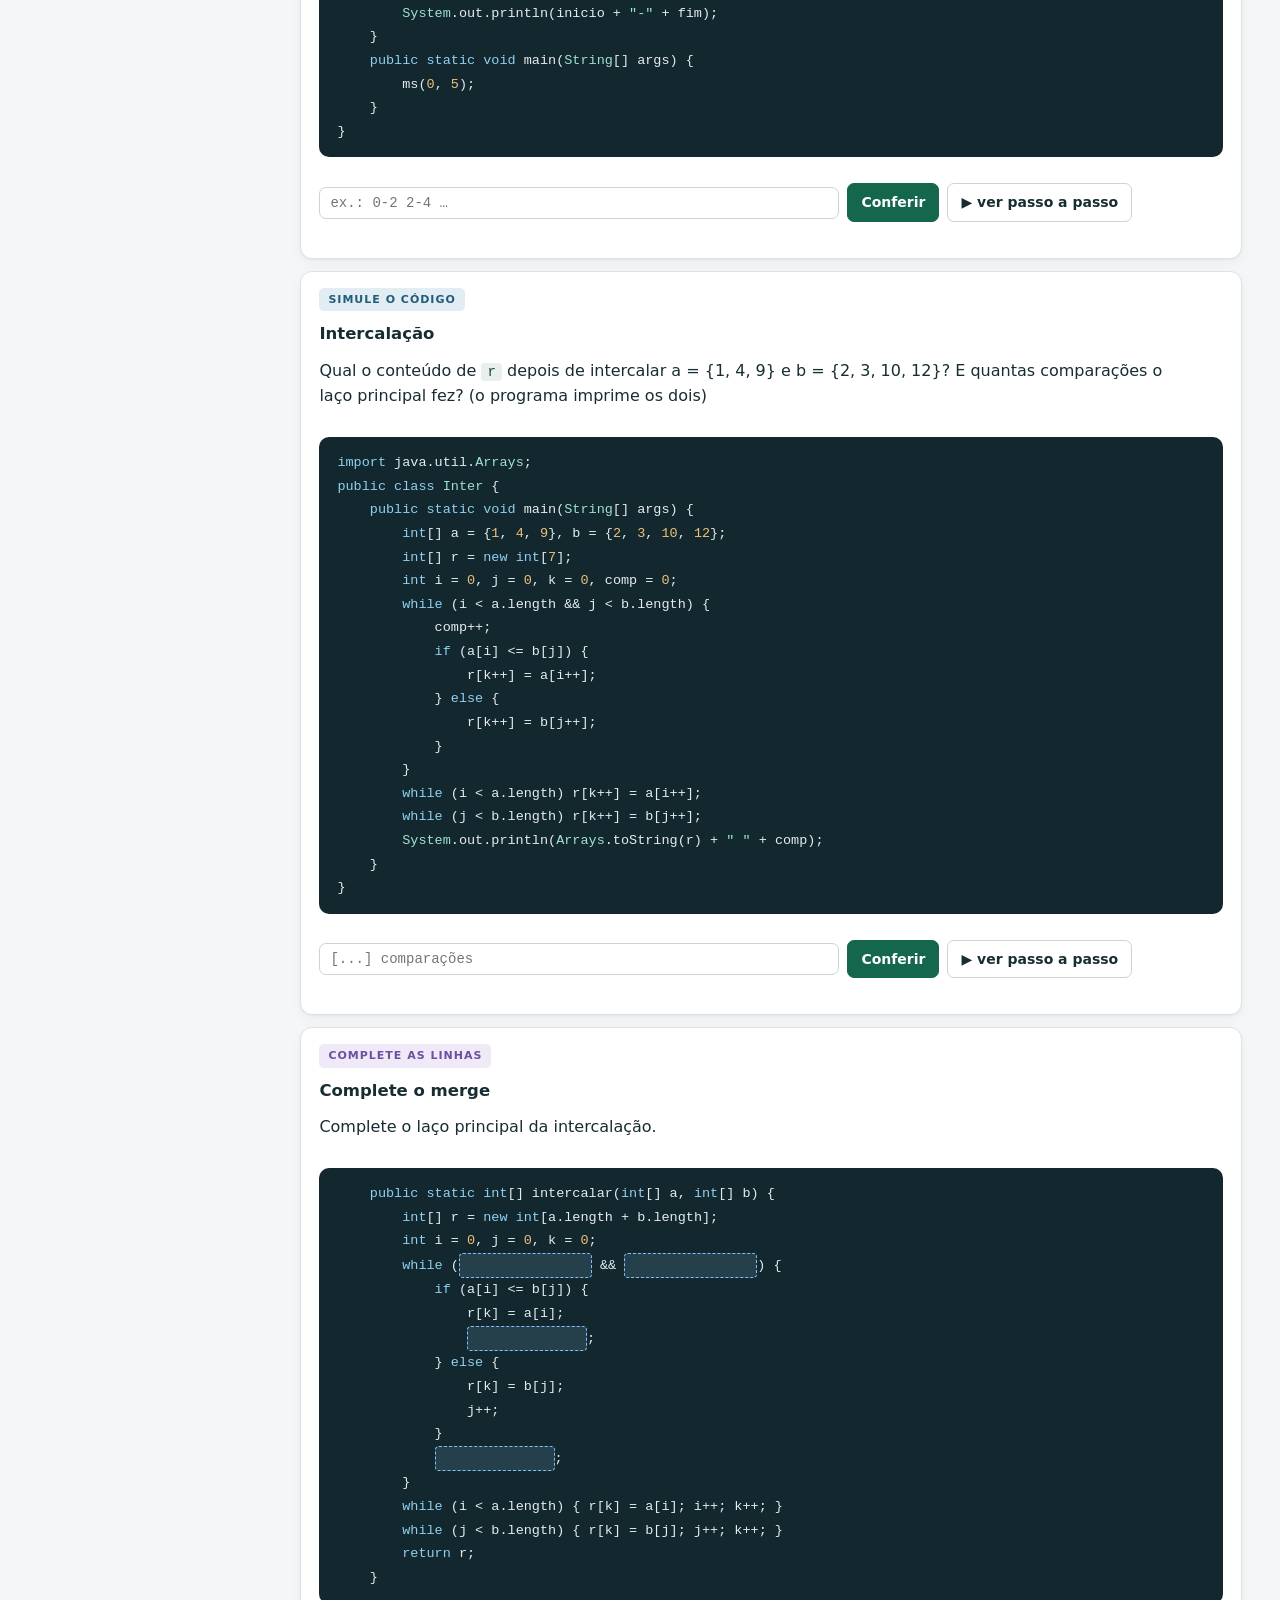
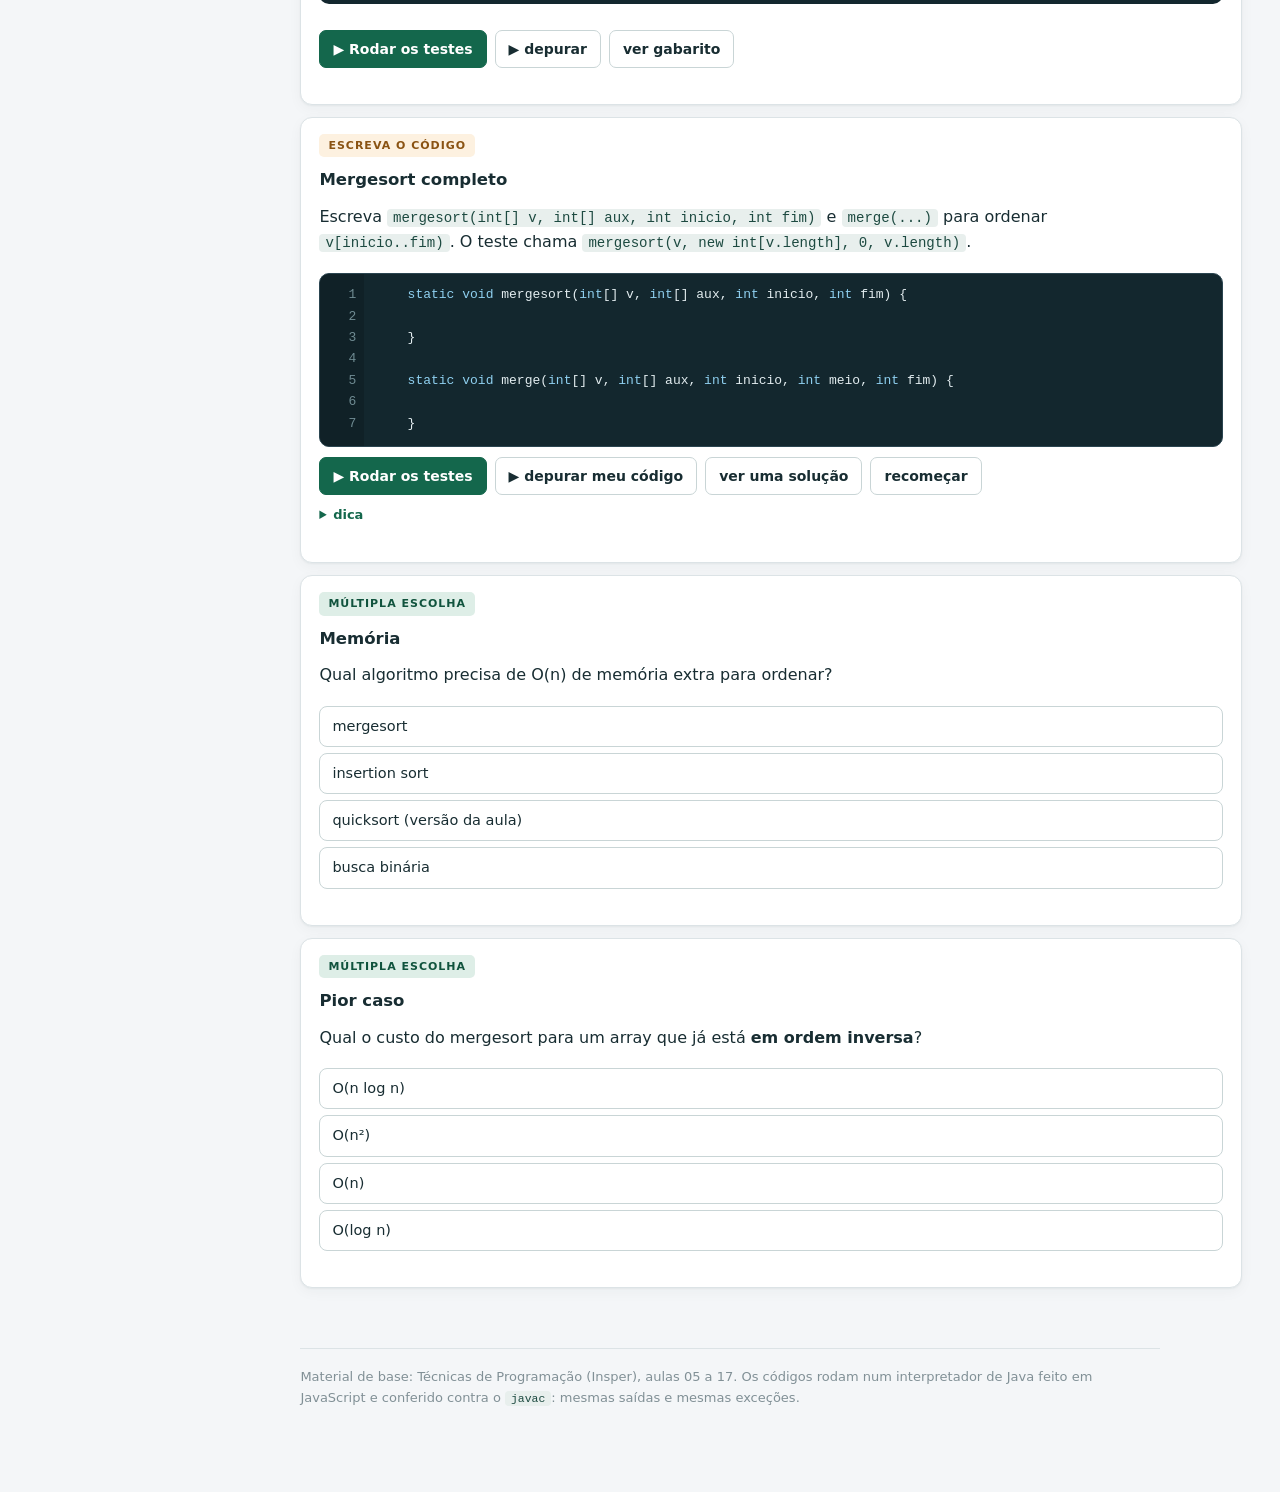
<file: algoritmos/mergesort.html>
<!doctype html>
<html lang="pt-BR">
<head>
<meta charset="utf-8">
<meta name="viewport" content="width=device-width, initial-scale=1">
<title>Mergesort · Algoritmos em movimento</title>
<meta name="description" content="Divide até sobrar um elemento e intercala as metades ordenadas.">
<link rel="icon" href="data:image/svg+xml,%3Csvg xmlns='http://www.w3.org/2000/svg' viewBox='0 0 32 32'%3E%3Crect width='32' height='32' rx='8' fill='%23112c2a'/%3E%3Ctext x='16' y='22' font-family='monospace' font-size='15' font-weight='700' fill='%2397efbd' text-anchor='middle'%3E%7B%20%7D%3C/text%3E%3C/svg%3E">
<link rel="stylesheet" href="../css/guia.css">
</head>
<body data-pagina="algoritmo" data-algo="mergesort" data-base="../">
<noscript><p style="padding:20px">Este guia precisa de JavaScript: os algoritmos rodam no navegador.</p></noscript>
<script src="../js/java.js"></script>
<script src="../js/util.js"></script>
<script src="../js/viz.js"></script>
<script src="../js/depurador.js"></script>
<script src="../js/exercicios.js"></script>
<script src="../js/dados/indice.js"></script>
<script src="../js/dados/mergesort.js"></script>
<script src="../js/pagina.js"></script>
</body>
</html>
</file>
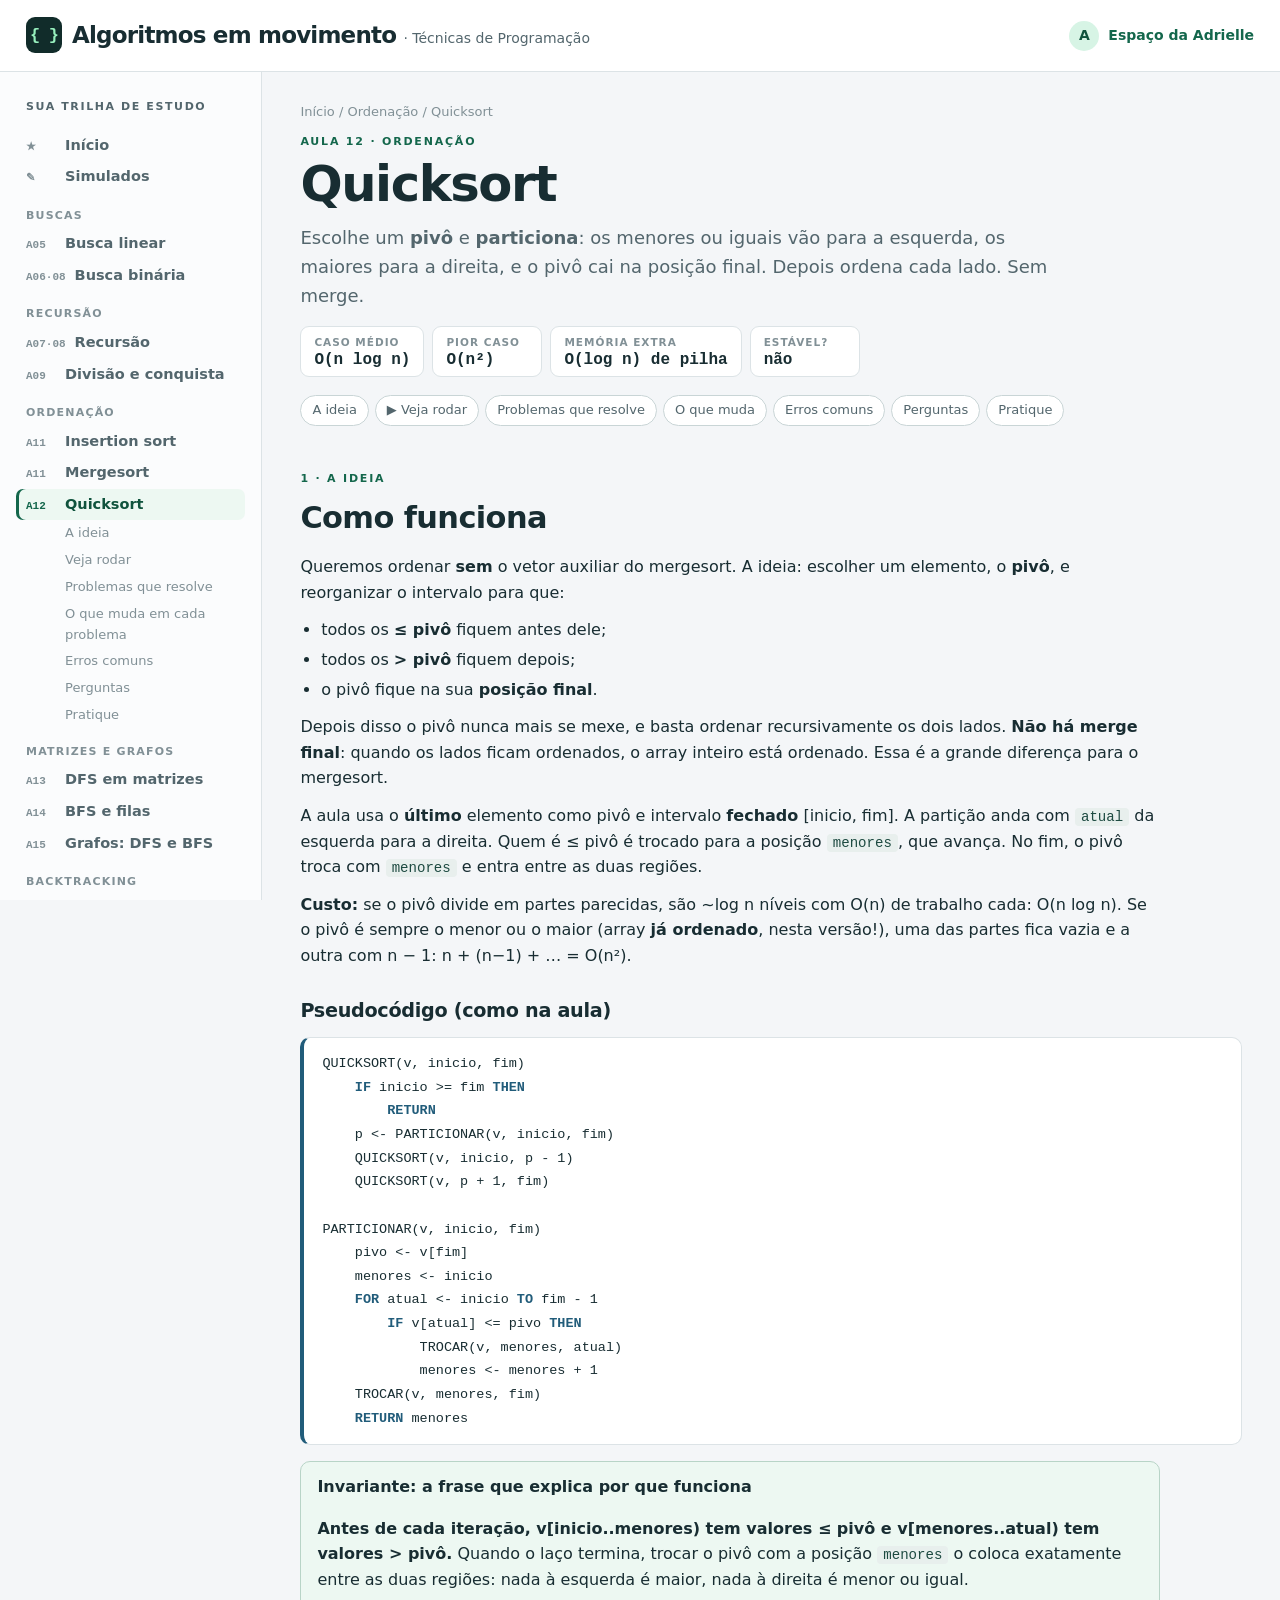
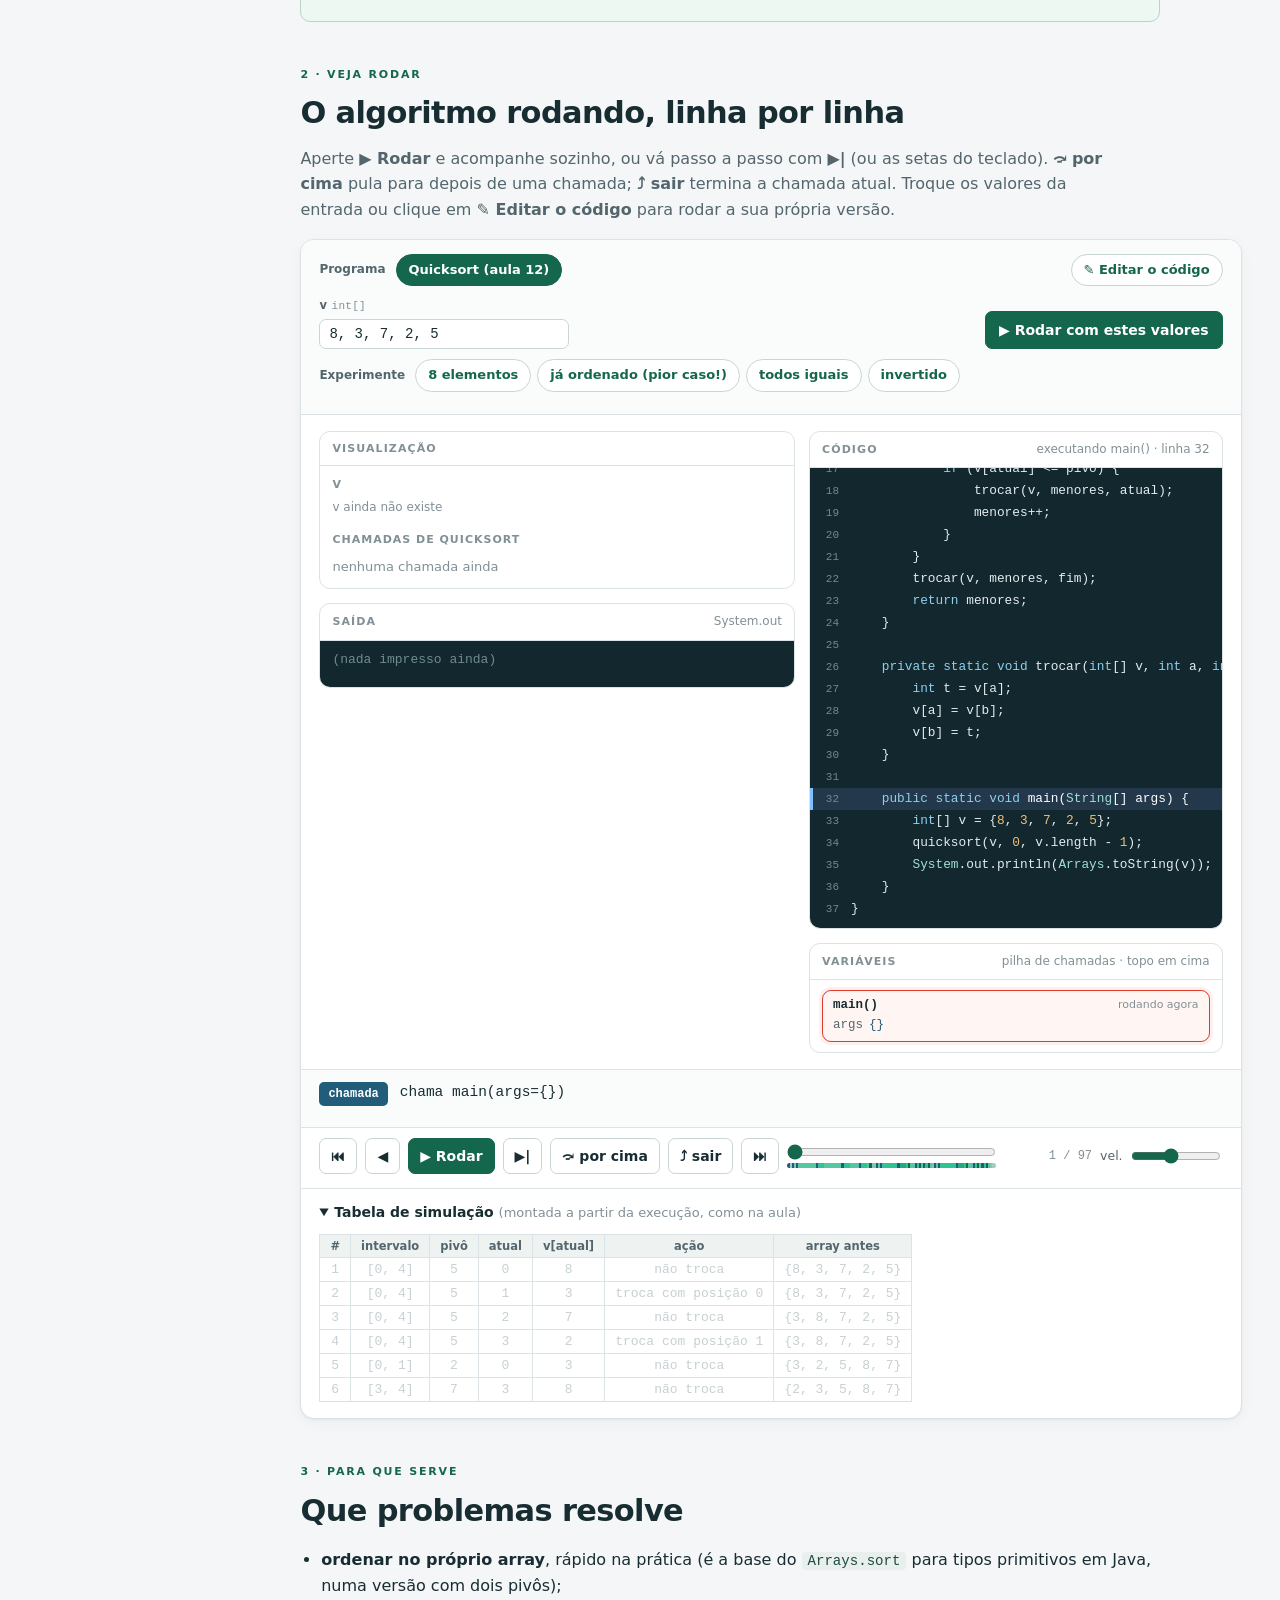
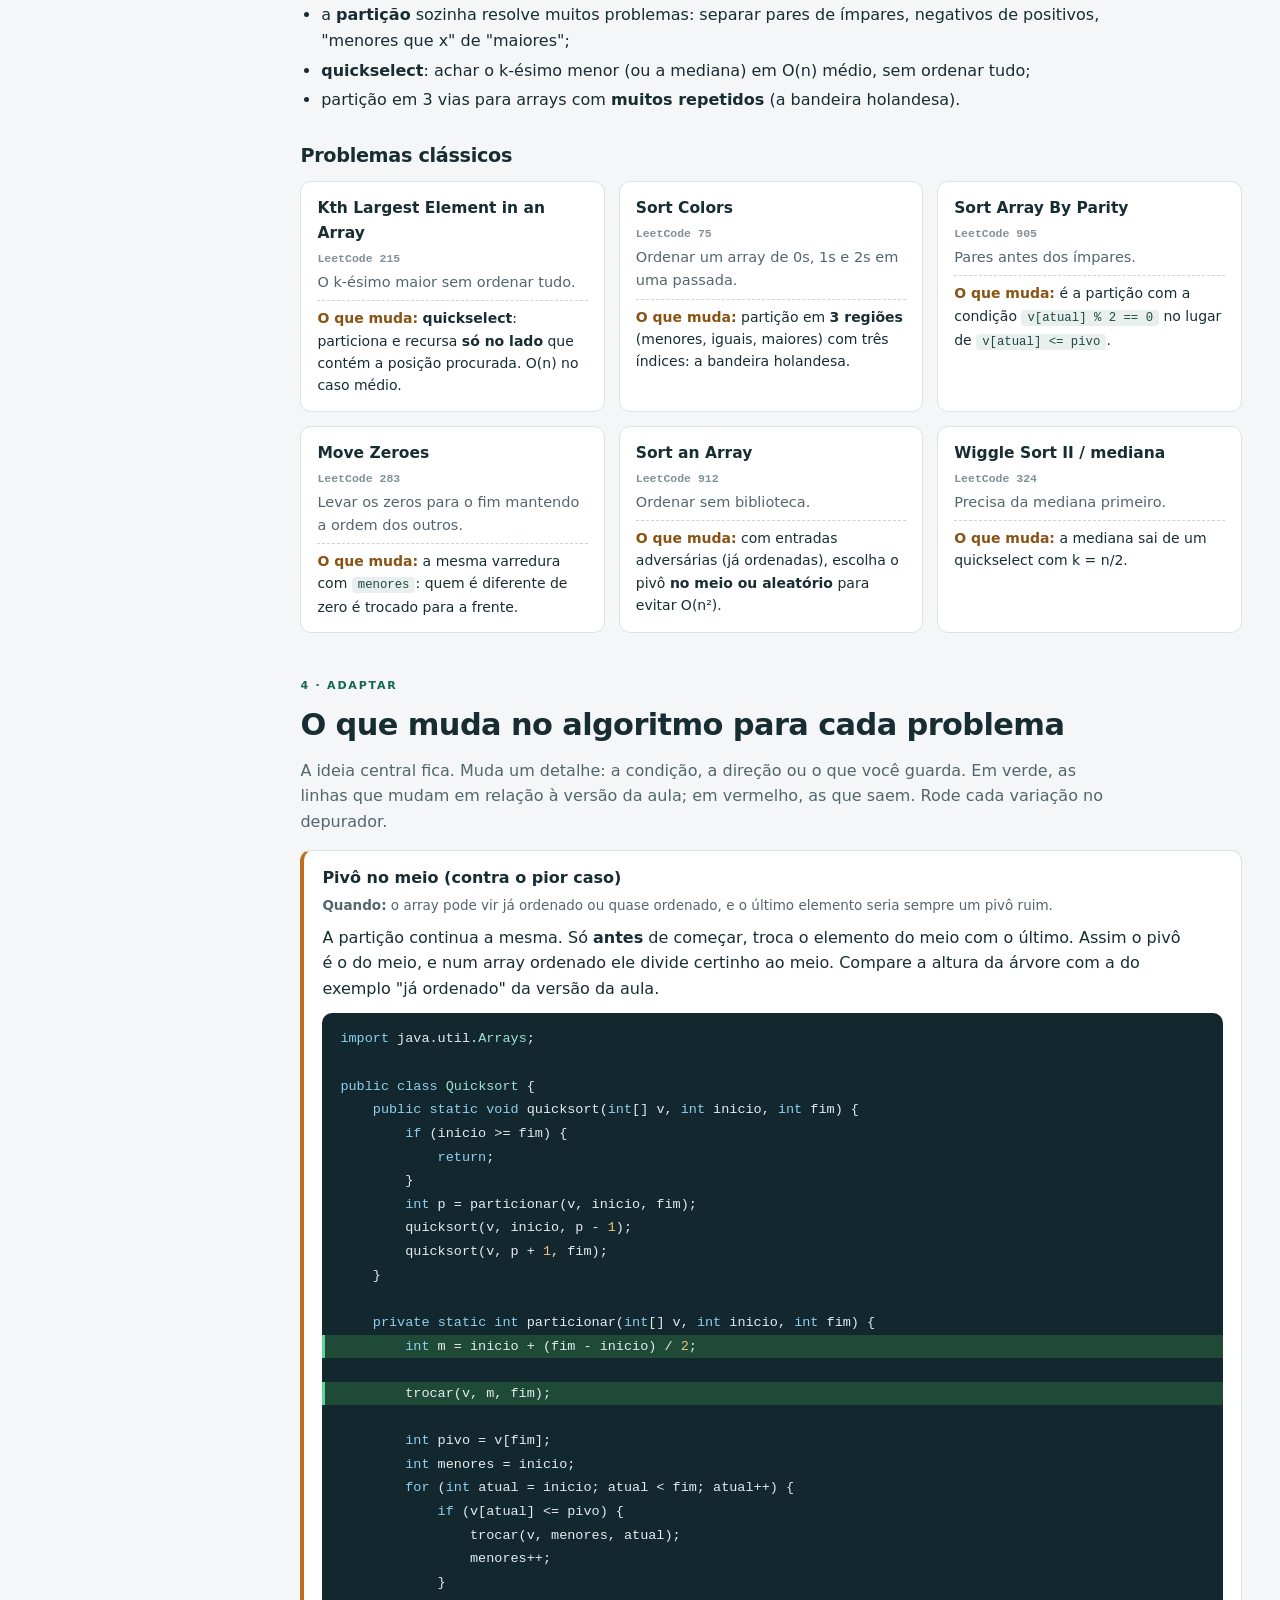
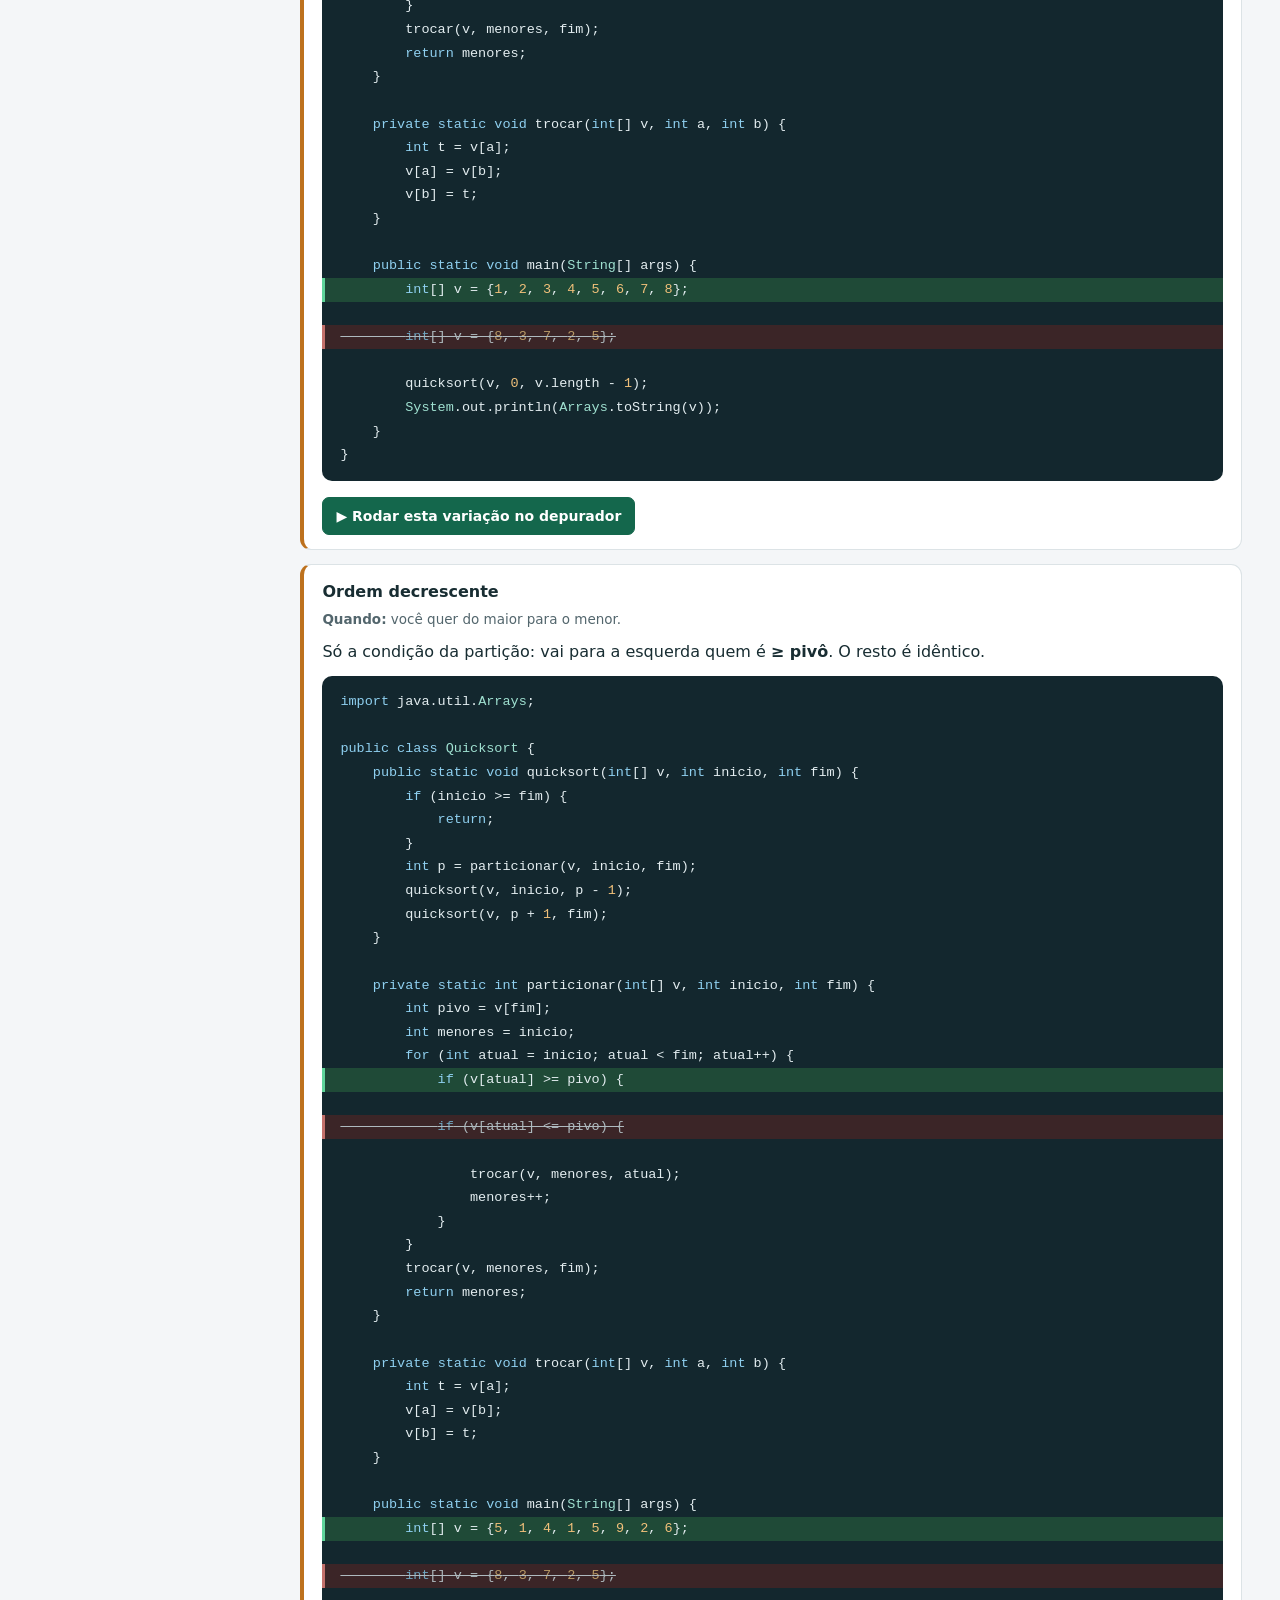
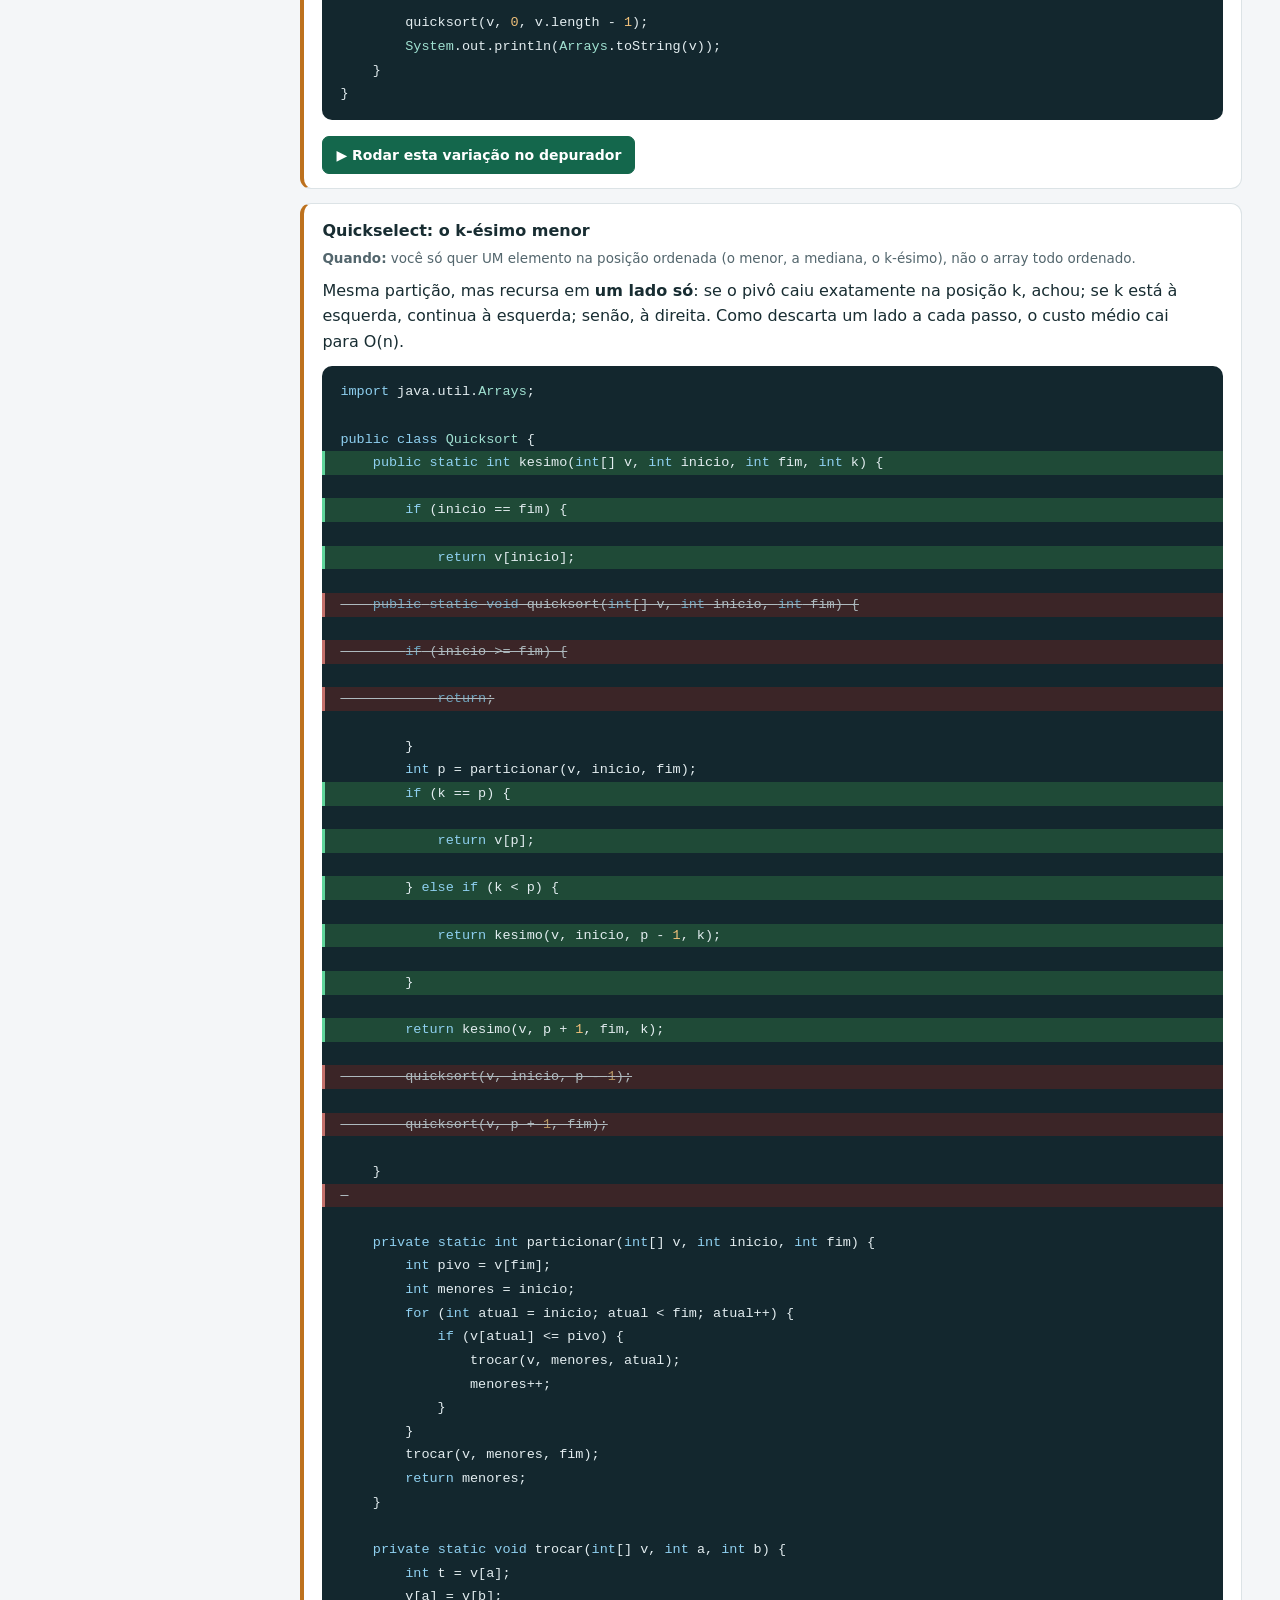
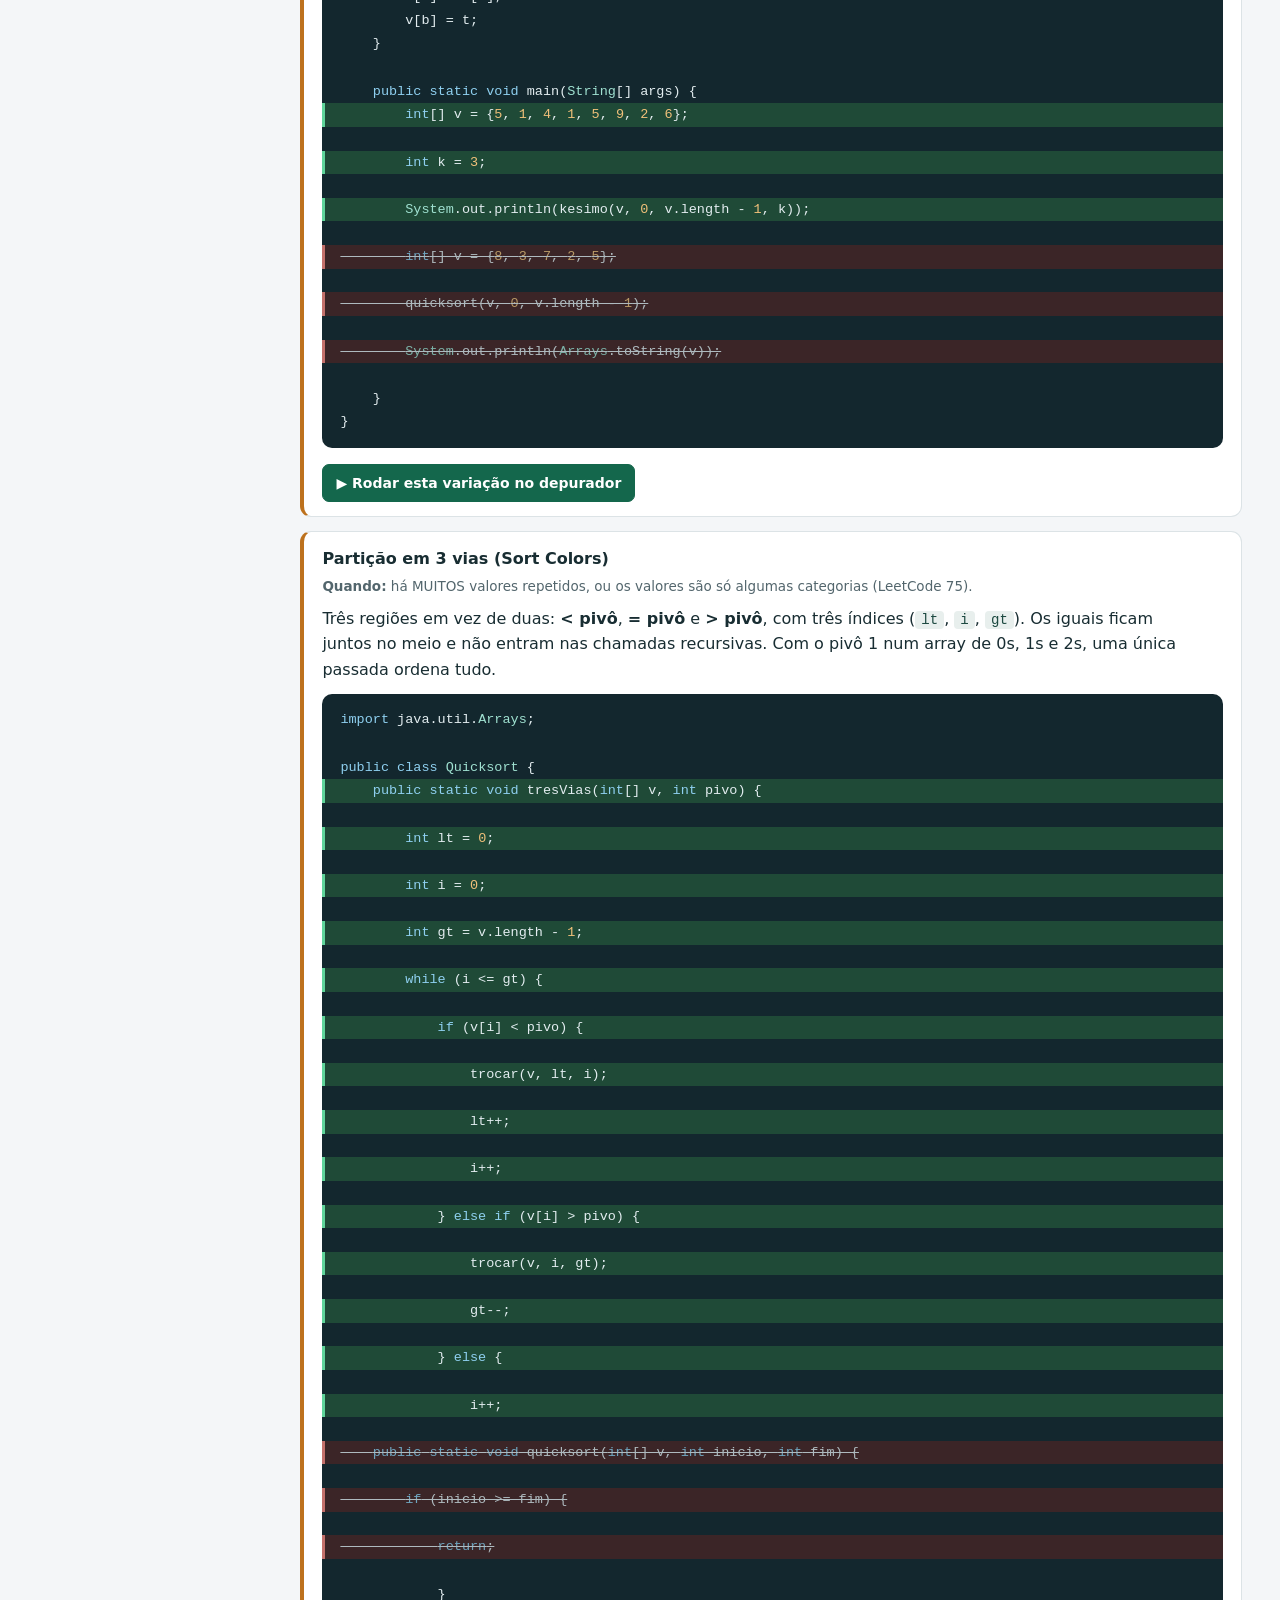
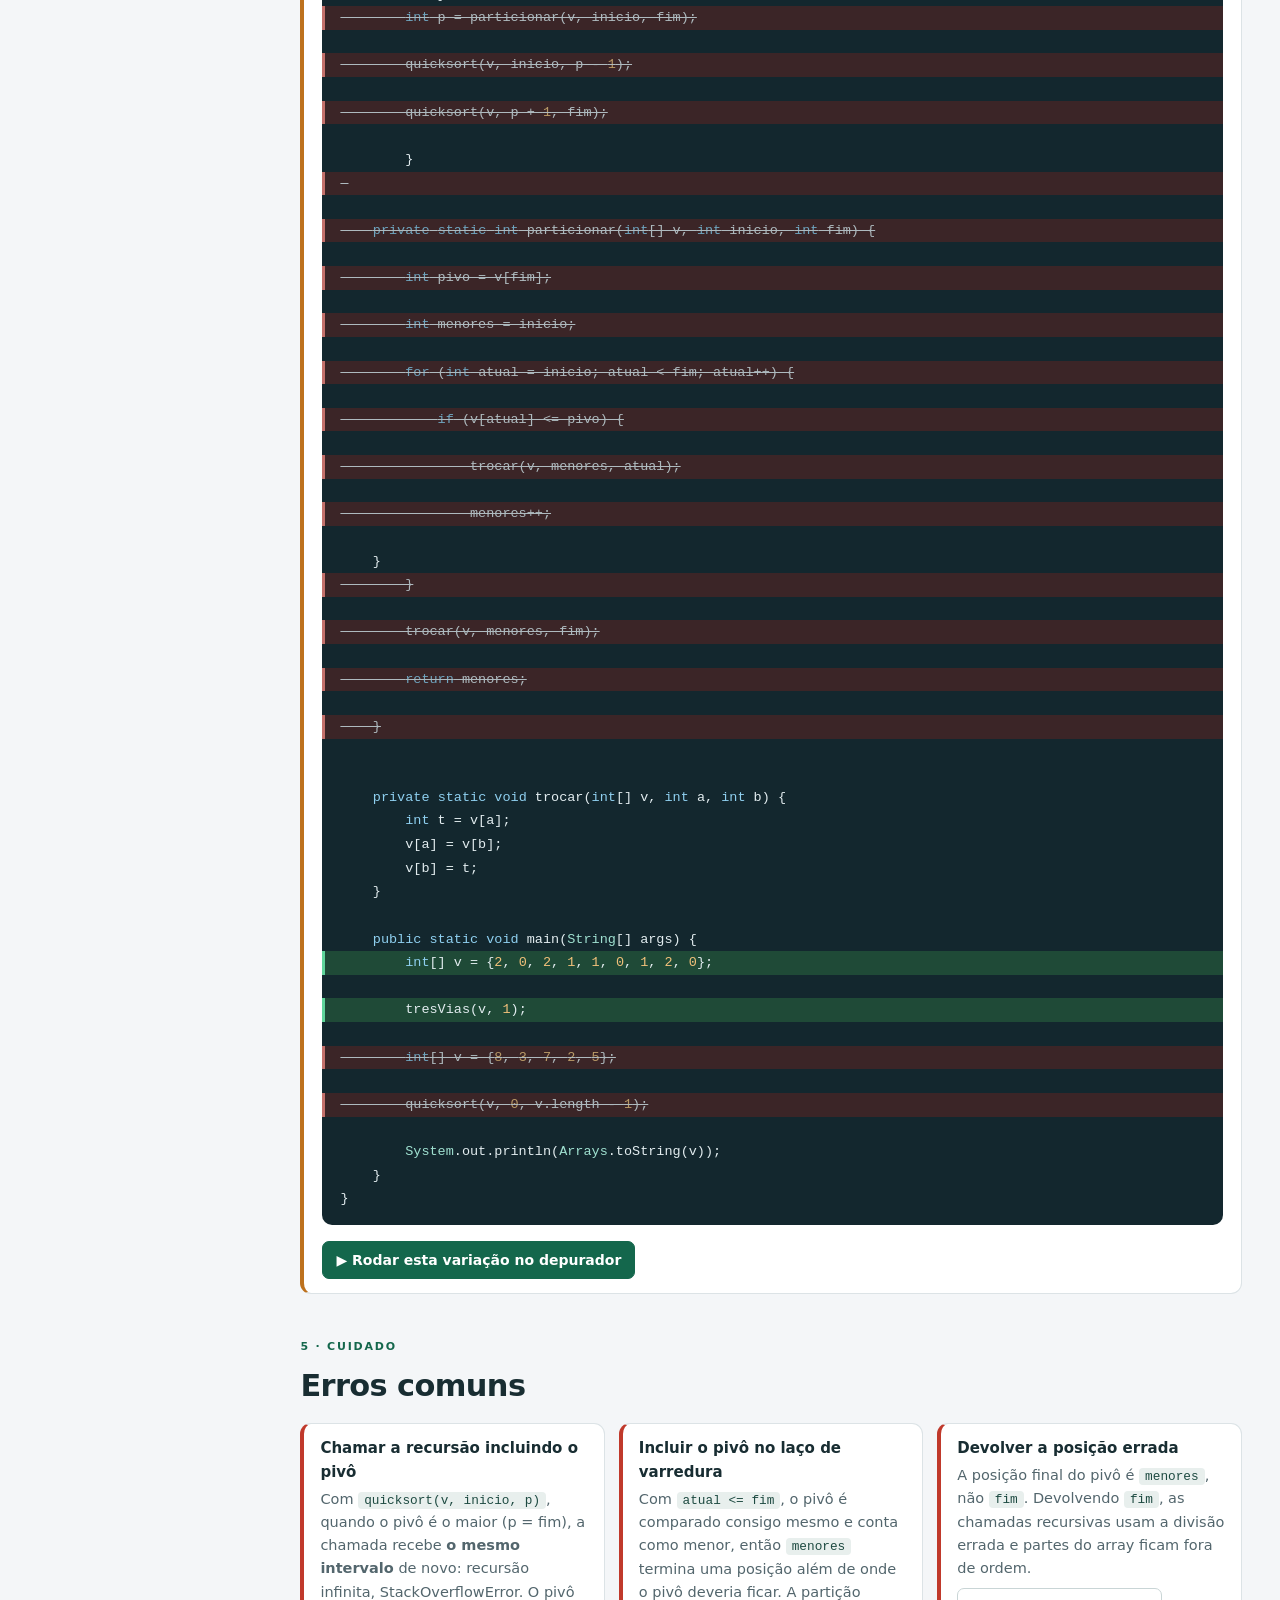
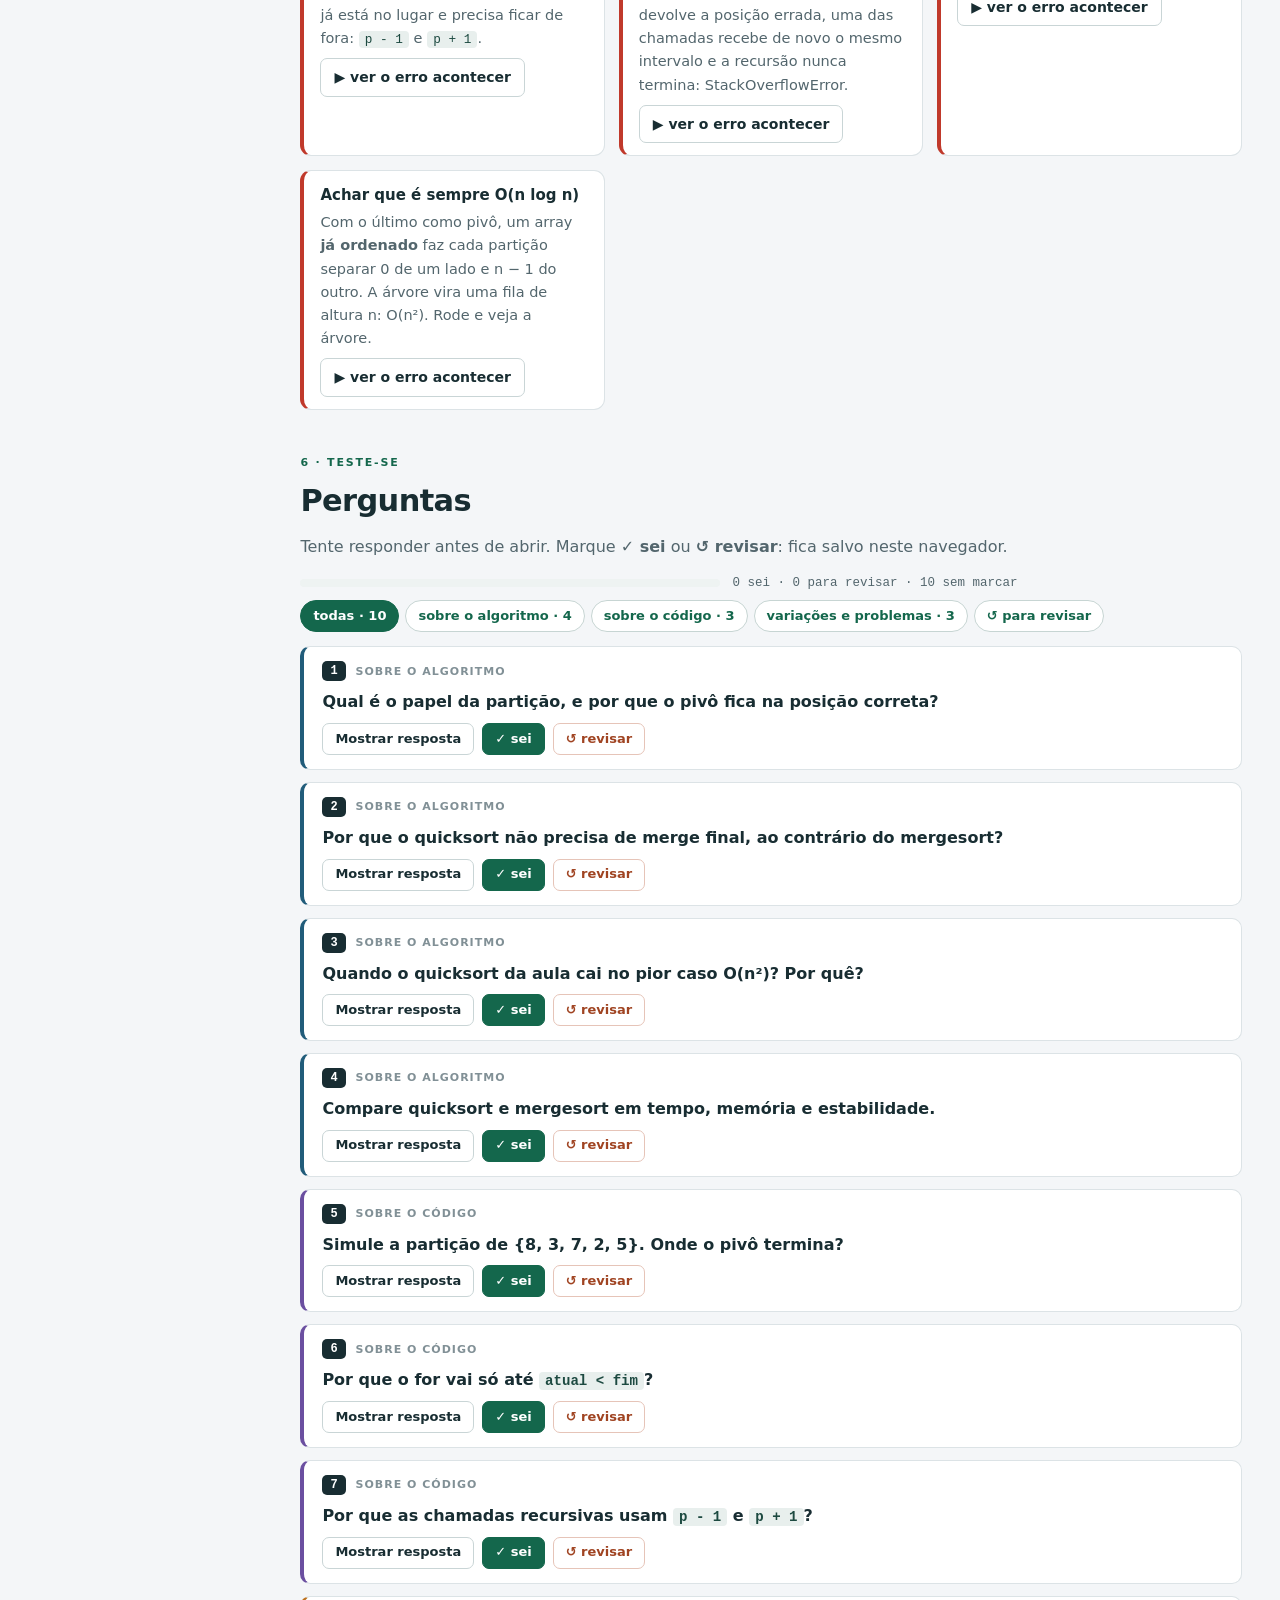
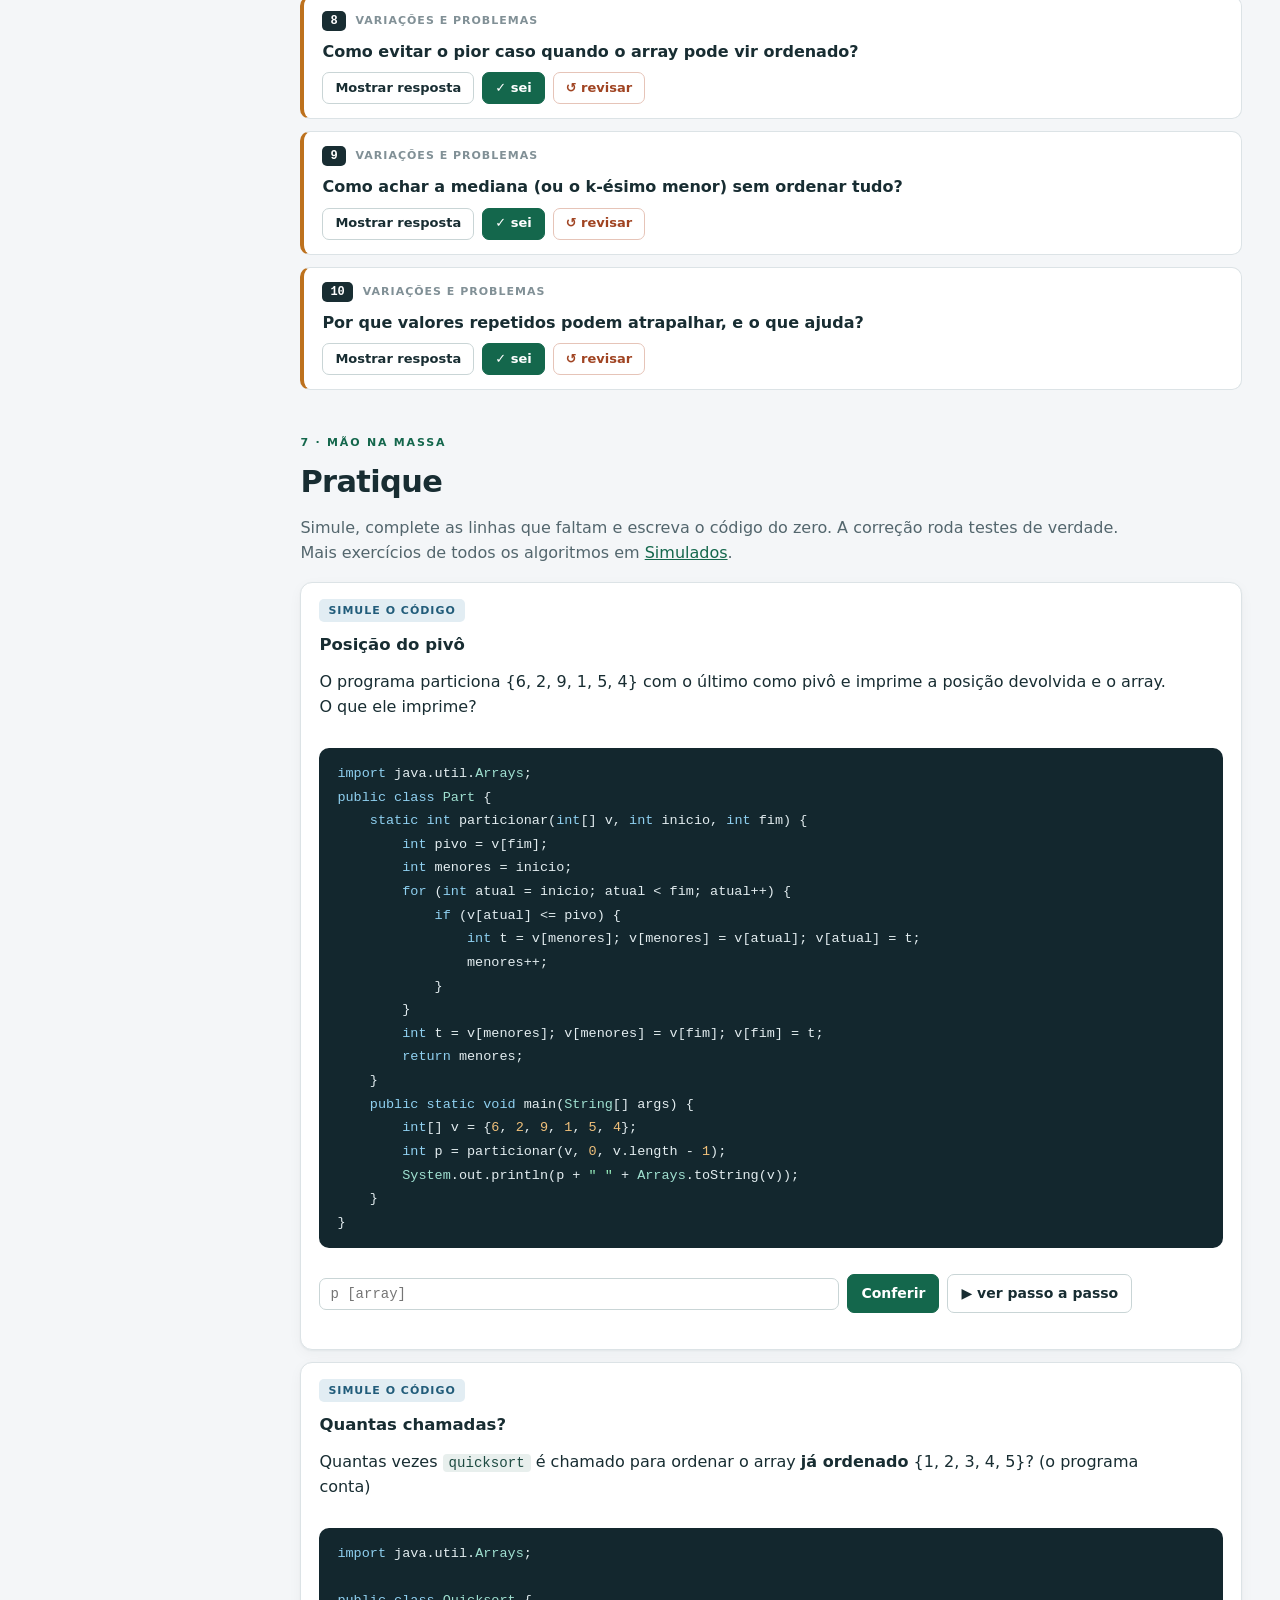
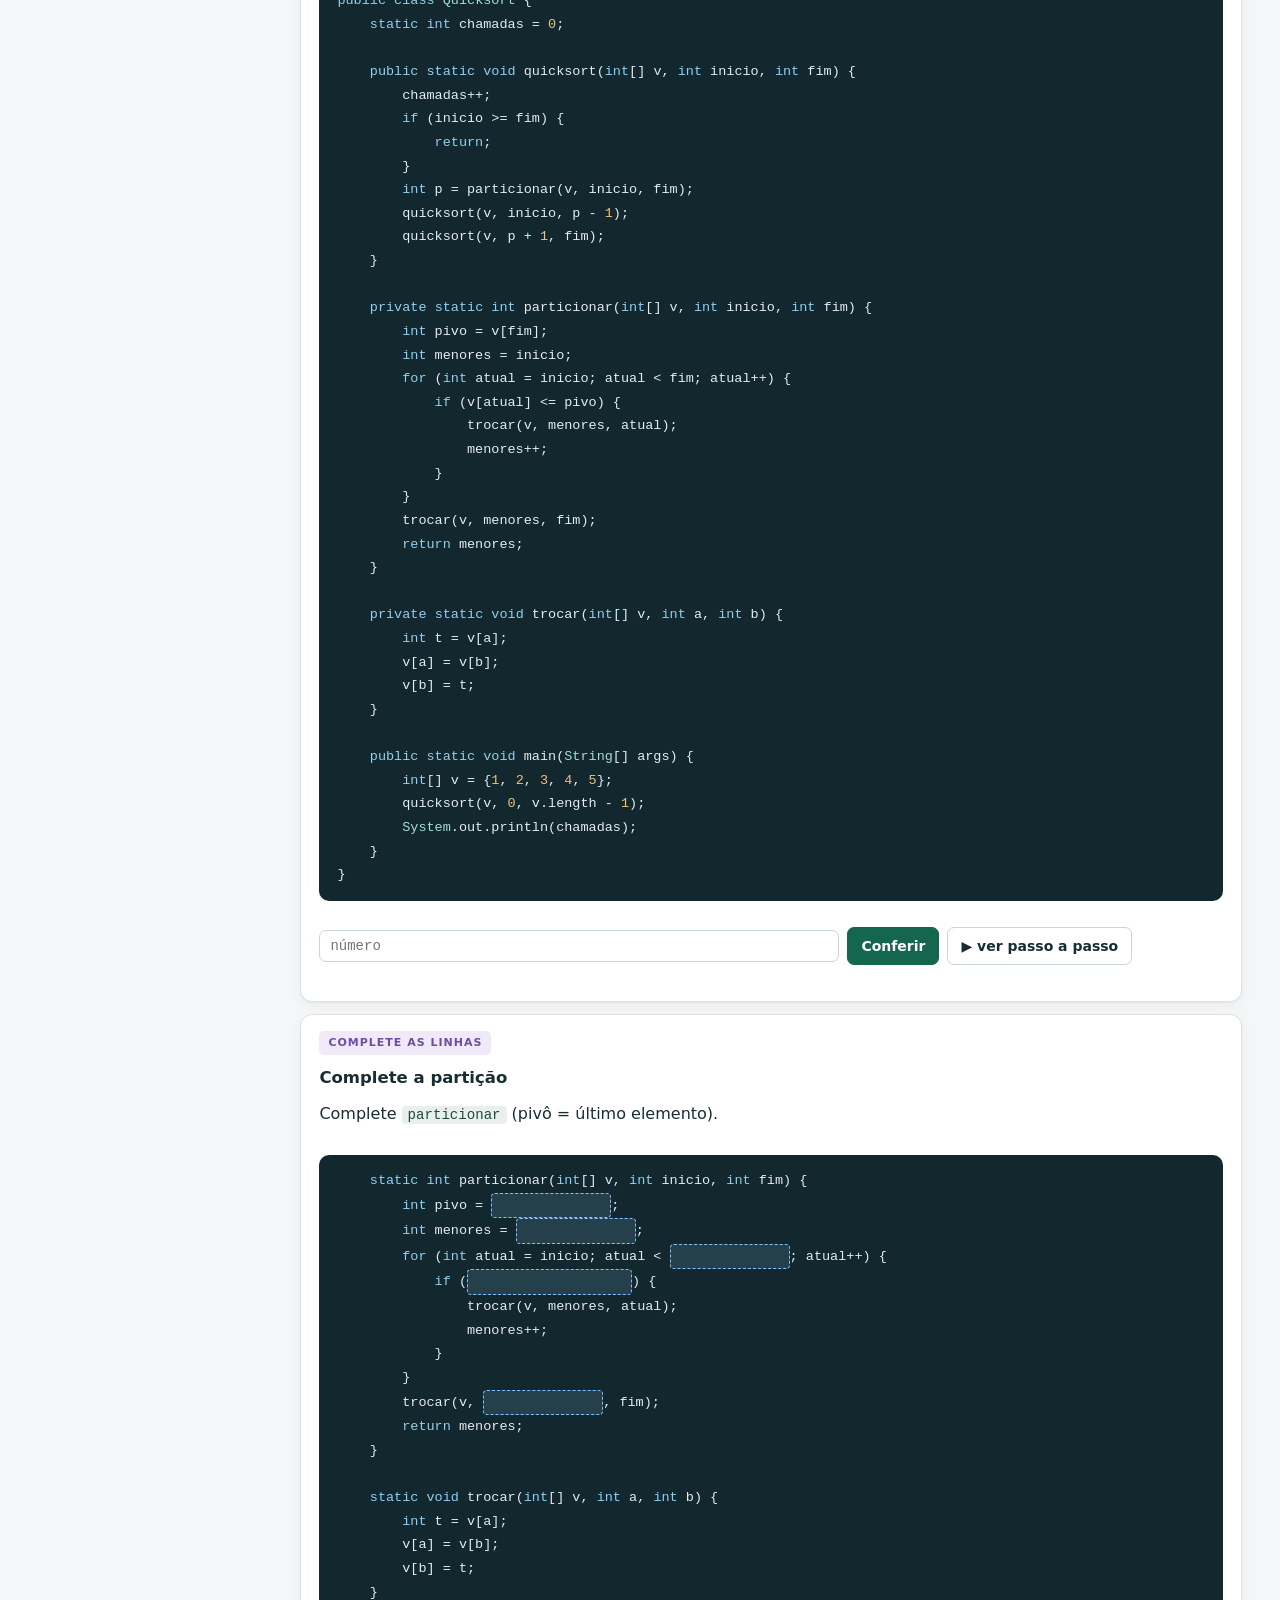
<file: algoritmos/quicksort.html>
<!doctype html>
<html lang="pt-BR">
<head>
<meta charset="utf-8">
<meta name="viewport" content="width=device-width, initial-scale=1">
<title>Quicksort · Algoritmos em movimento</title>
<meta name="description" content="Particiona em torno de um pivô e ordena os dois lados. Sem merge final.">
<link rel="icon" href="data:image/svg+xml,%3Csvg xmlns='http://www.w3.org/2000/svg' viewBox='0 0 32 32'%3E%3Crect width='32' height='32' rx='8' fill='%23112c2a'/%3E%3Ctext x='16' y='22' font-family='monospace' font-size='15' font-weight='700' fill='%2397efbd' text-anchor='middle'%3E%7B%20%7D%3C/text%3E%3C/svg%3E">
<link rel="stylesheet" href="../css/guia.css">
</head>
<body data-pagina="algoritmo" data-algo="quicksort" data-base="../">
<noscript><p style="padding:20px">Este guia precisa de JavaScript: os algoritmos rodam no navegador.</p></noscript>
<script src="../js/java.js"></script>
<script src="../js/util.js"></script>
<script src="../js/viz.js"></script>
<script src="../js/depurador.js"></script>
<script src="../js/exercicios.js"></script>
<script src="../js/dados/indice.js"></script>
<script src="../js/dados/quicksort.js"></script>
<script src="../js/pagina.js"></script>
</body>
</html>
</file>
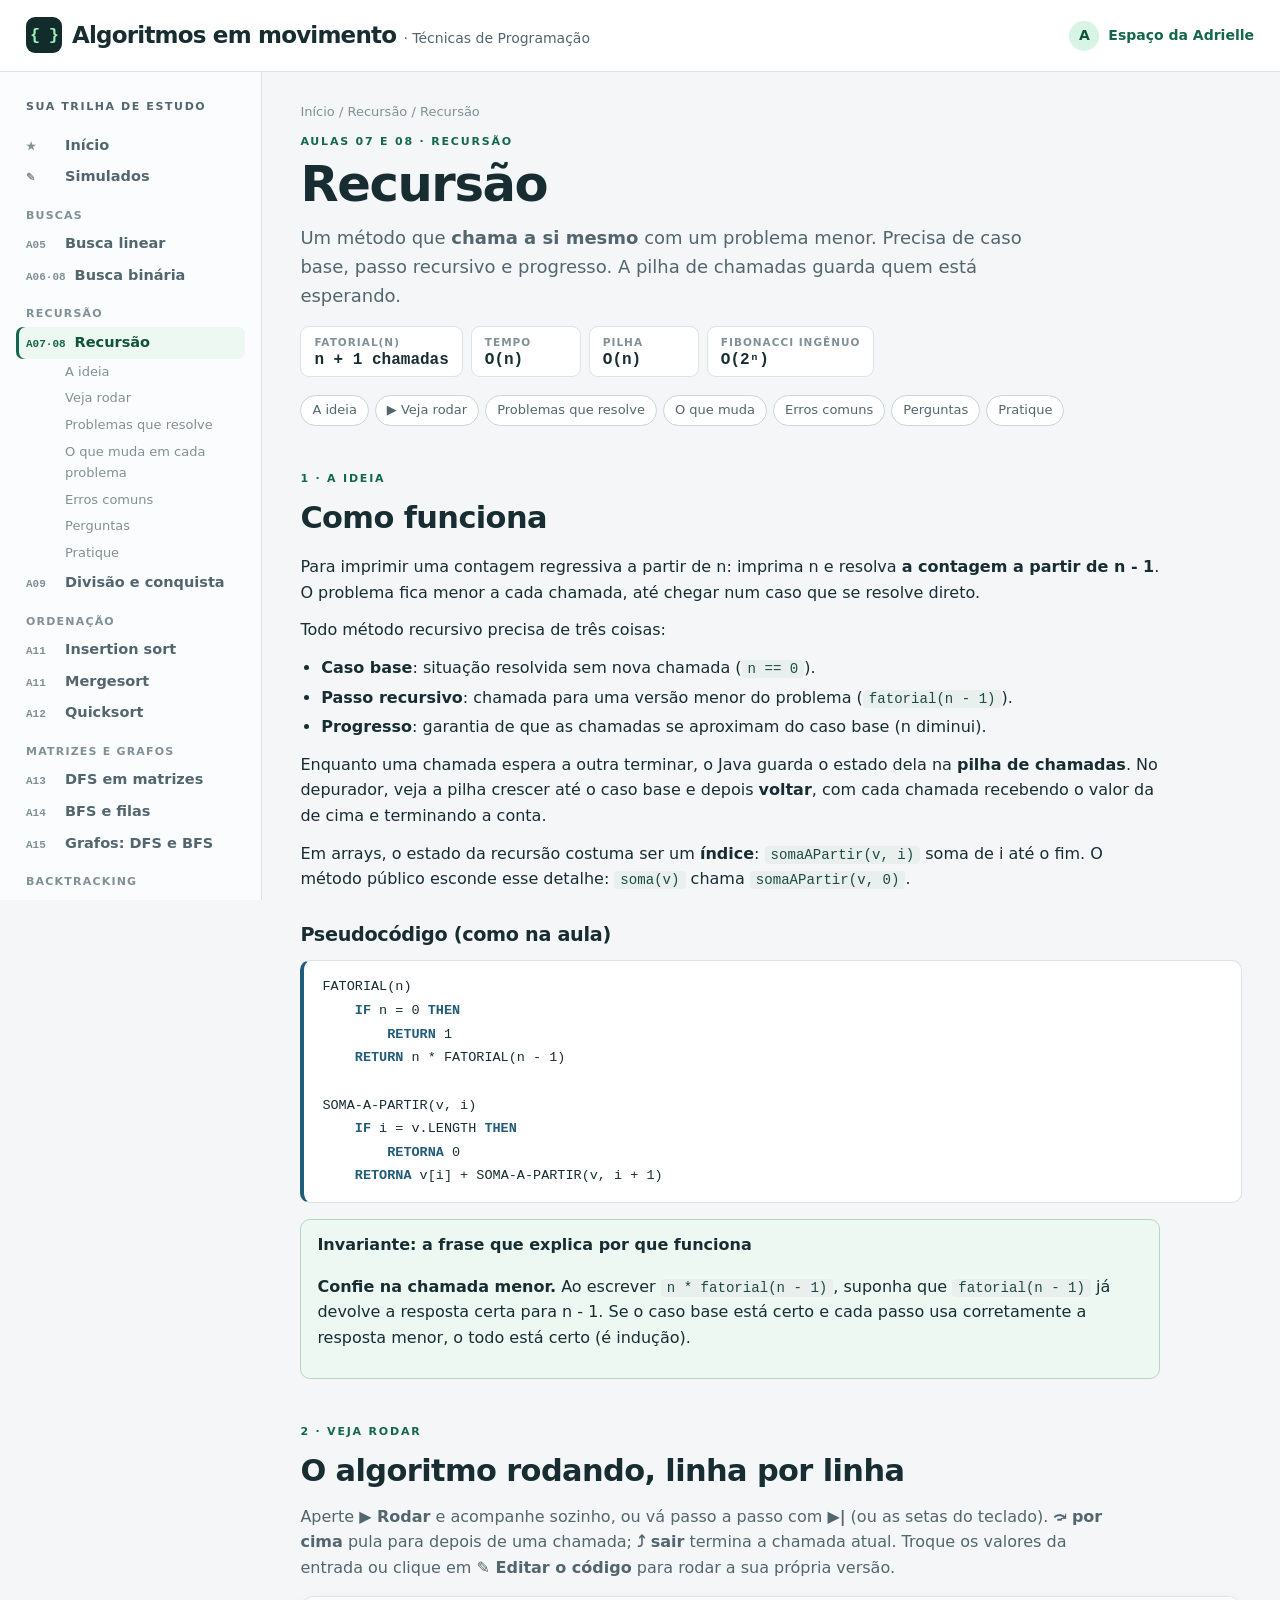
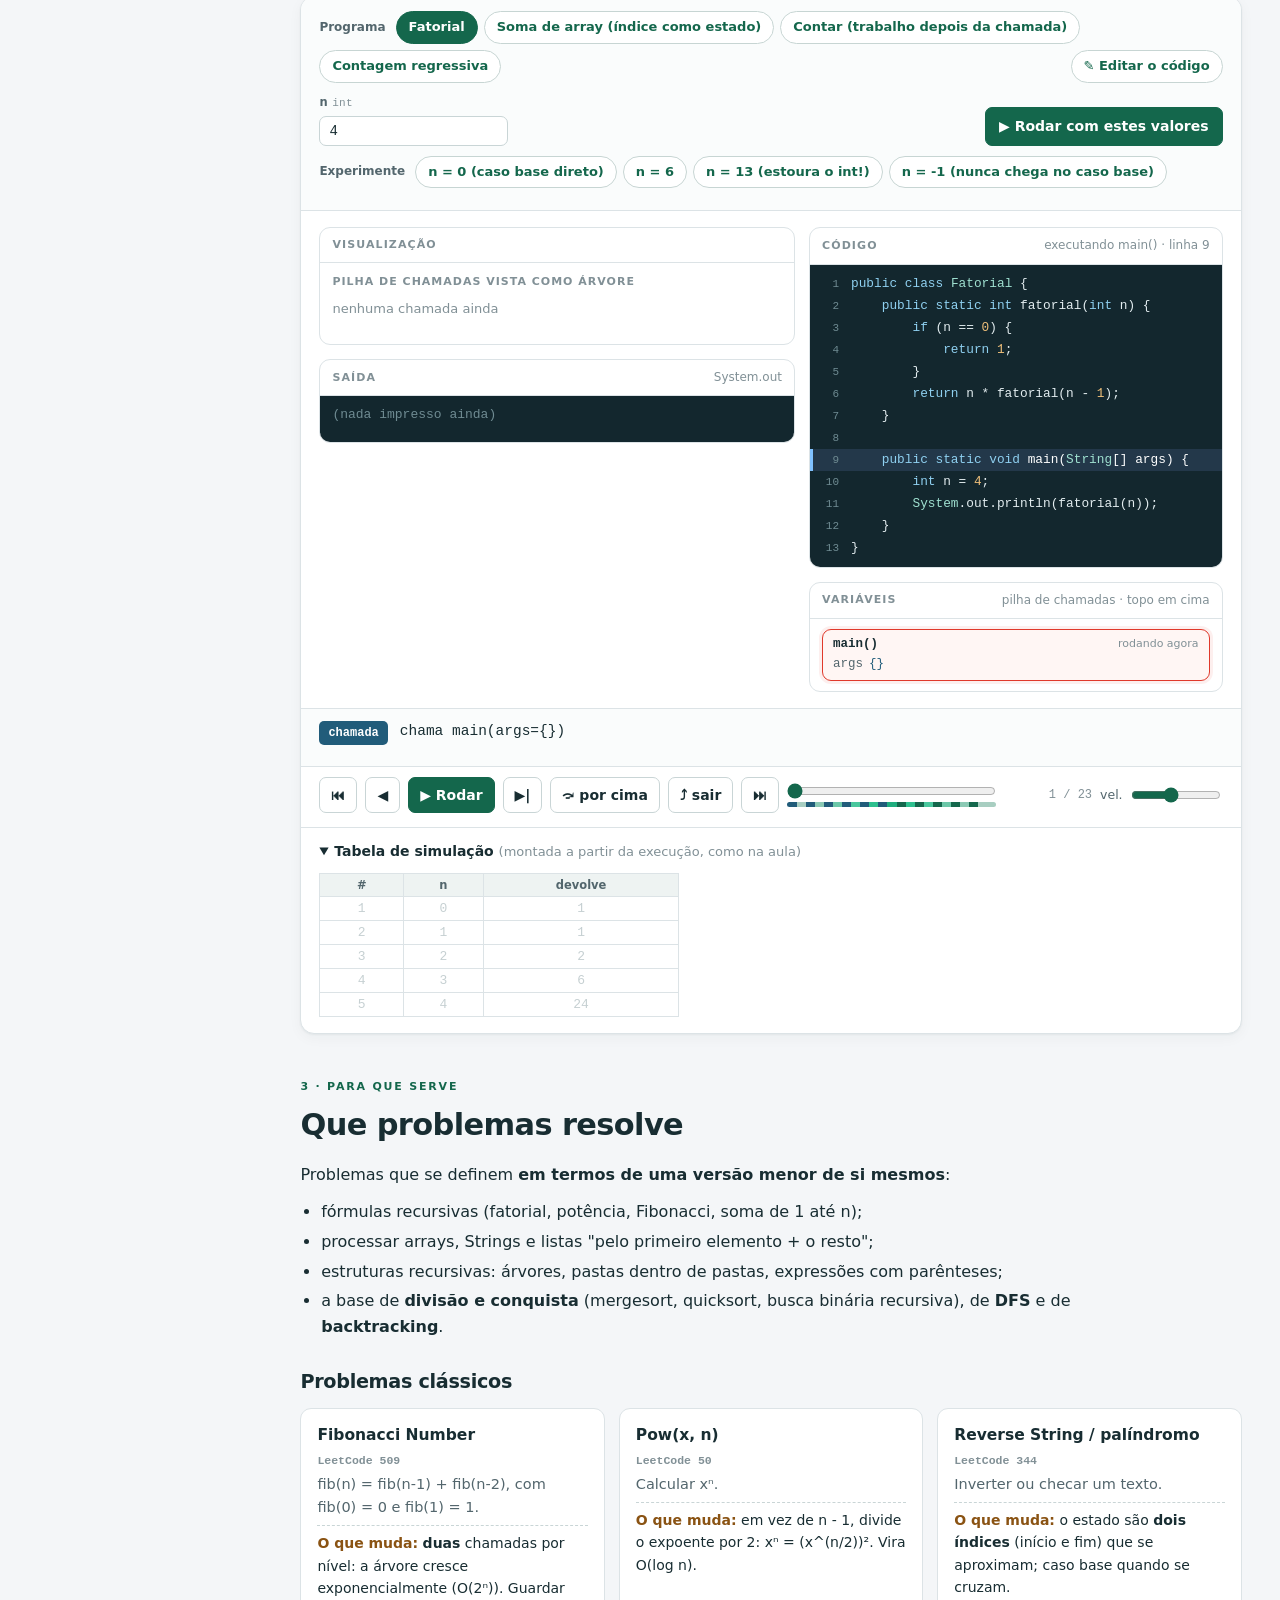
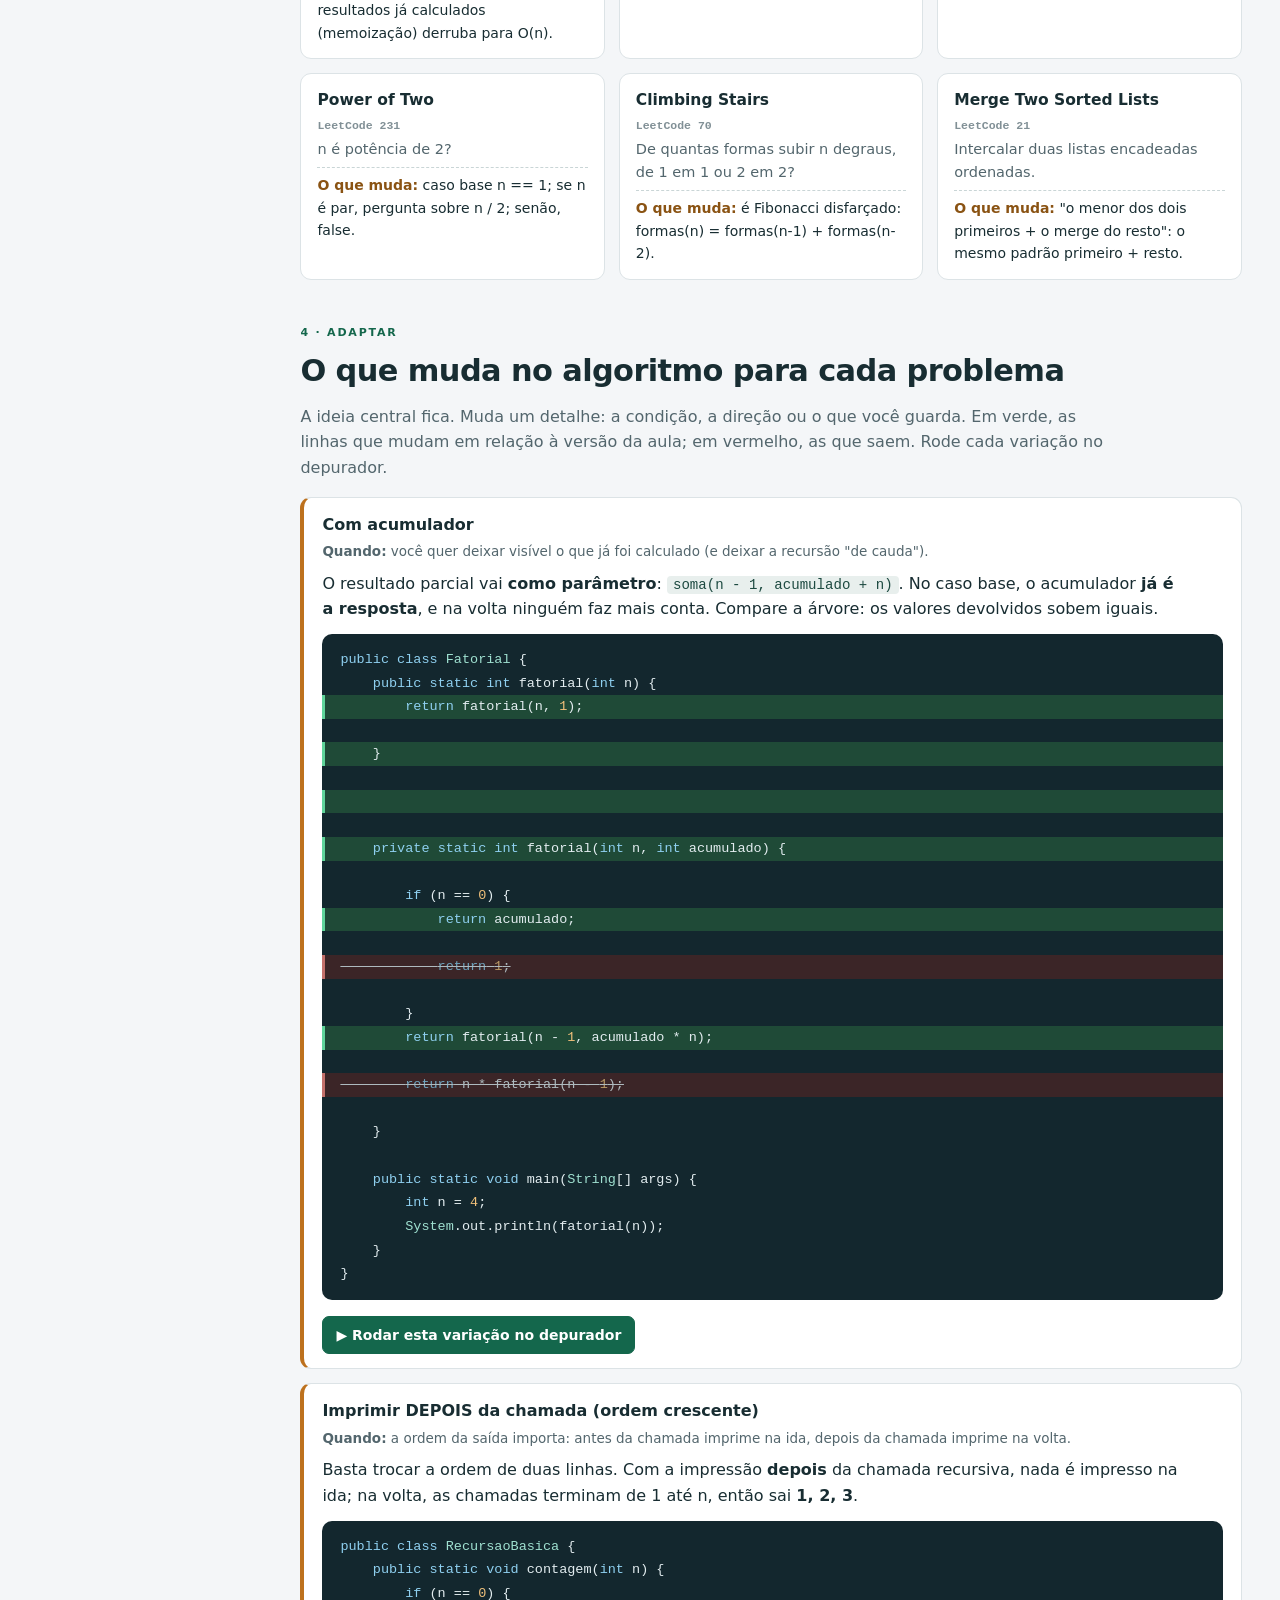
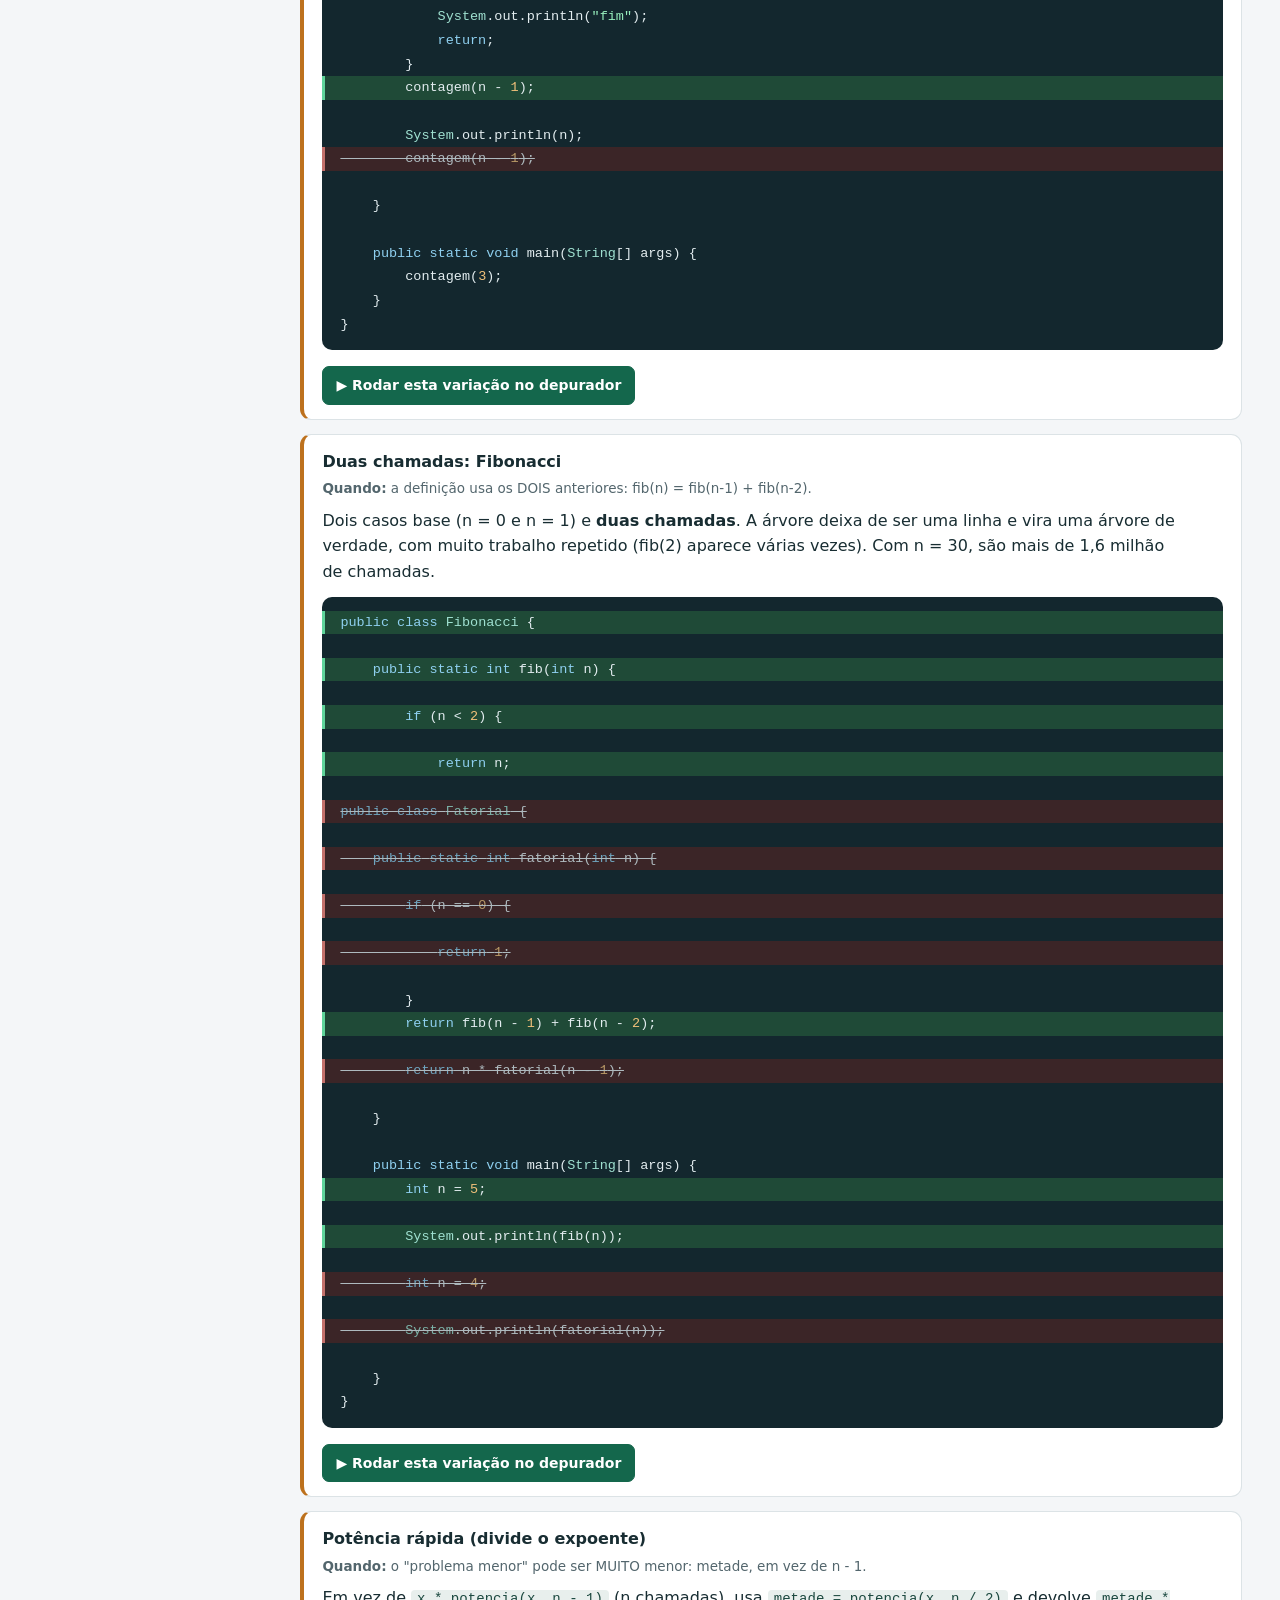
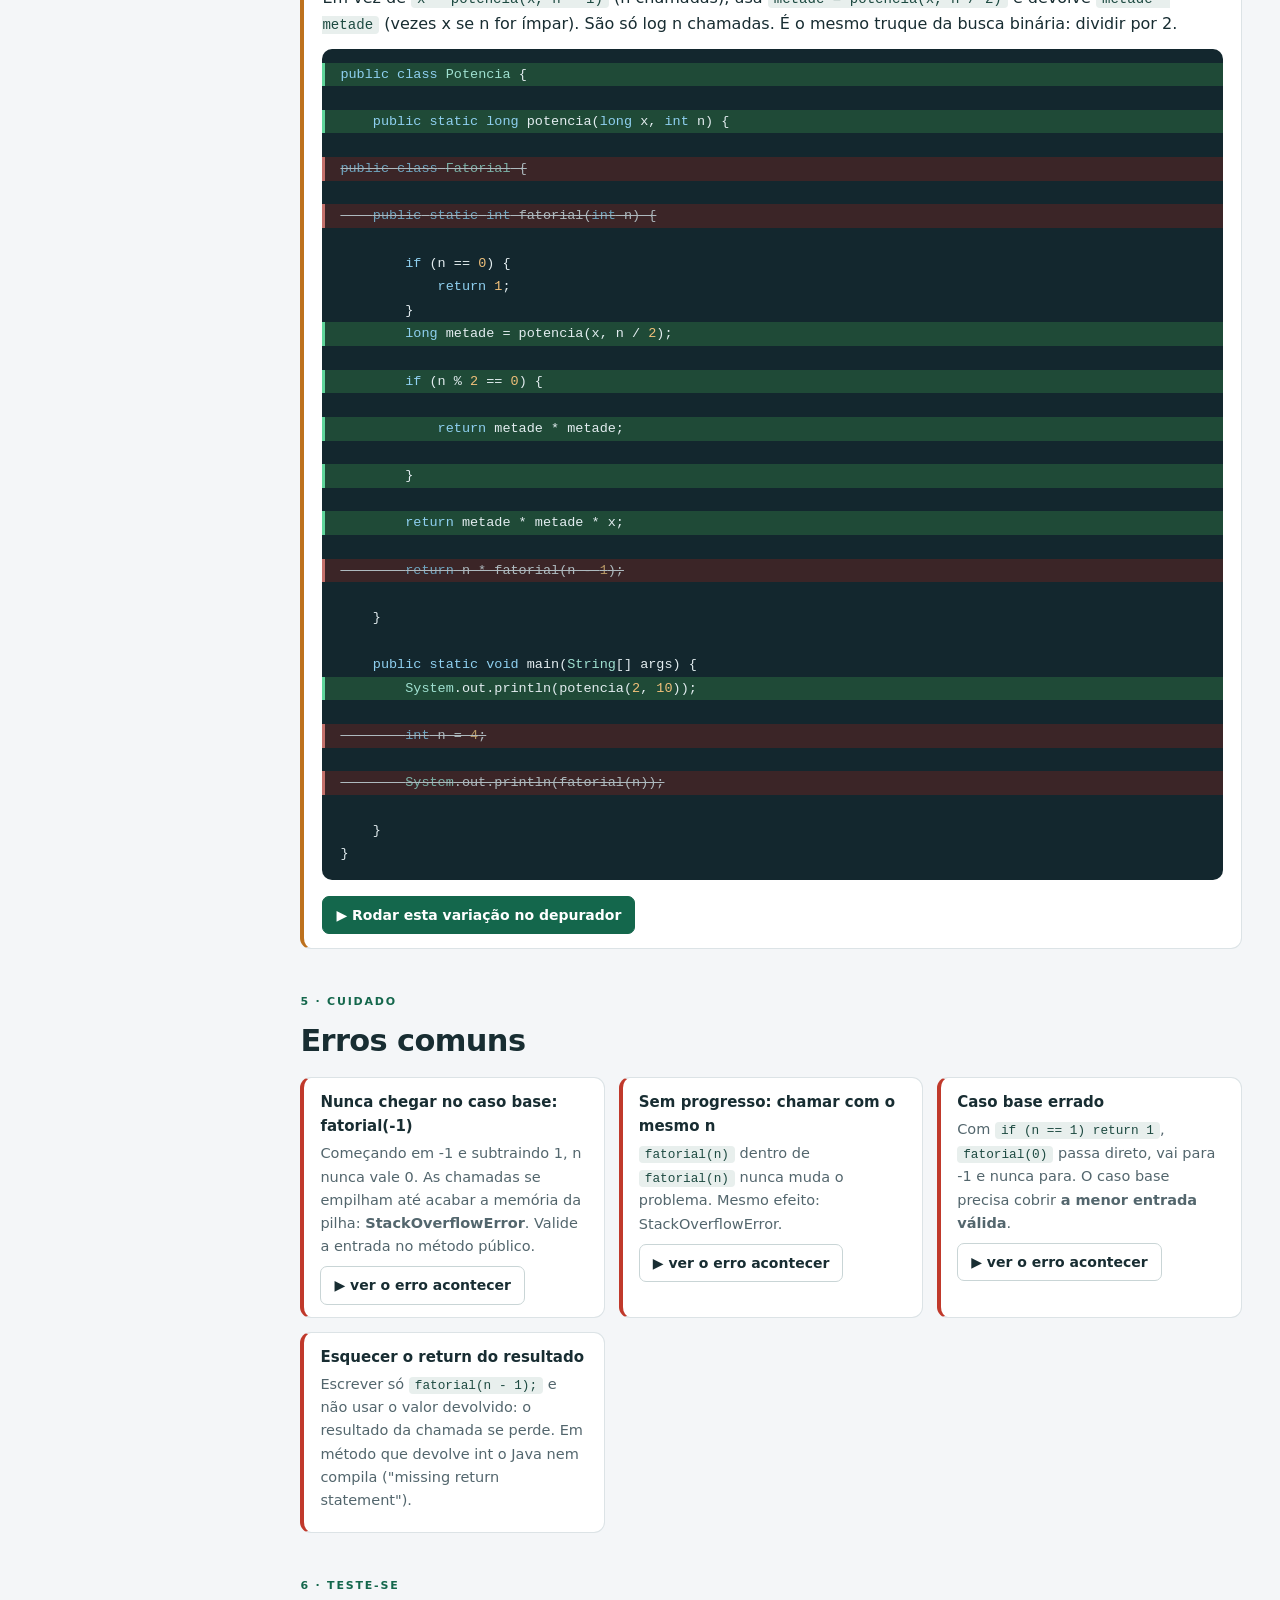
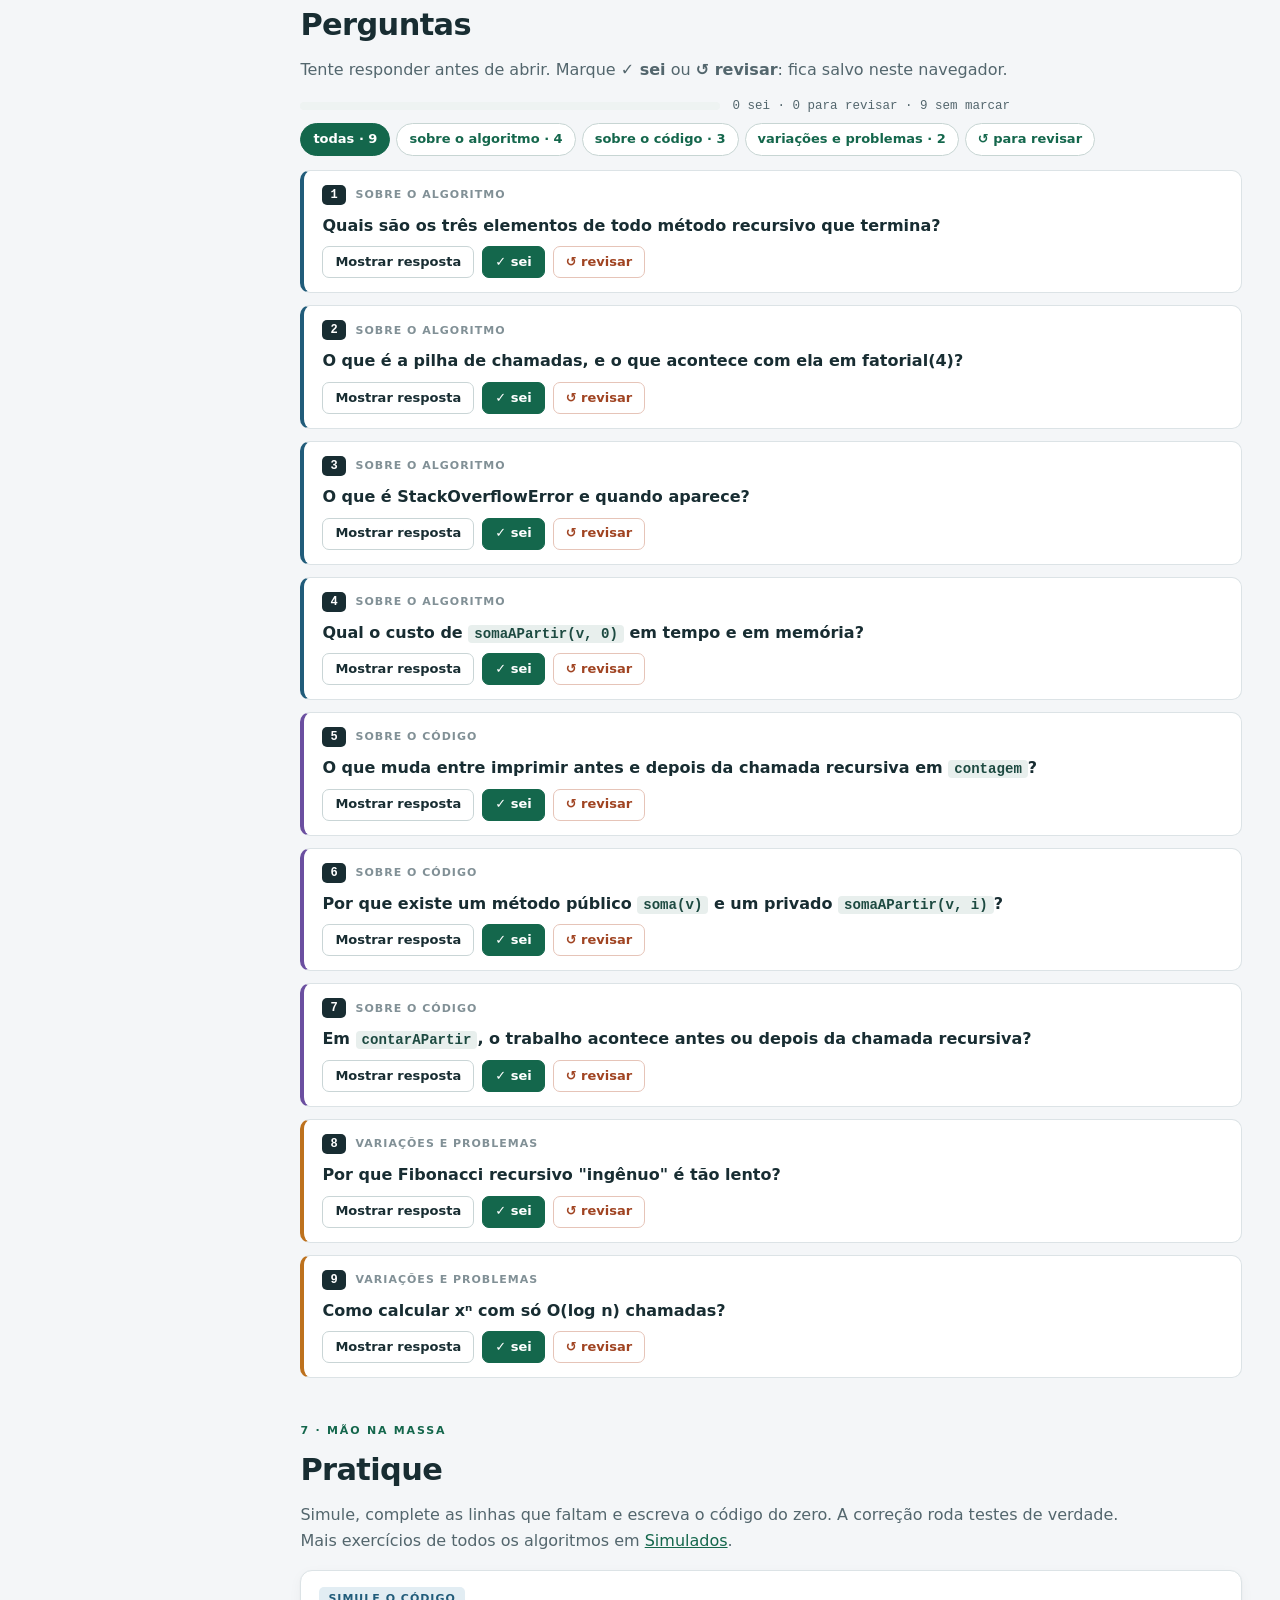
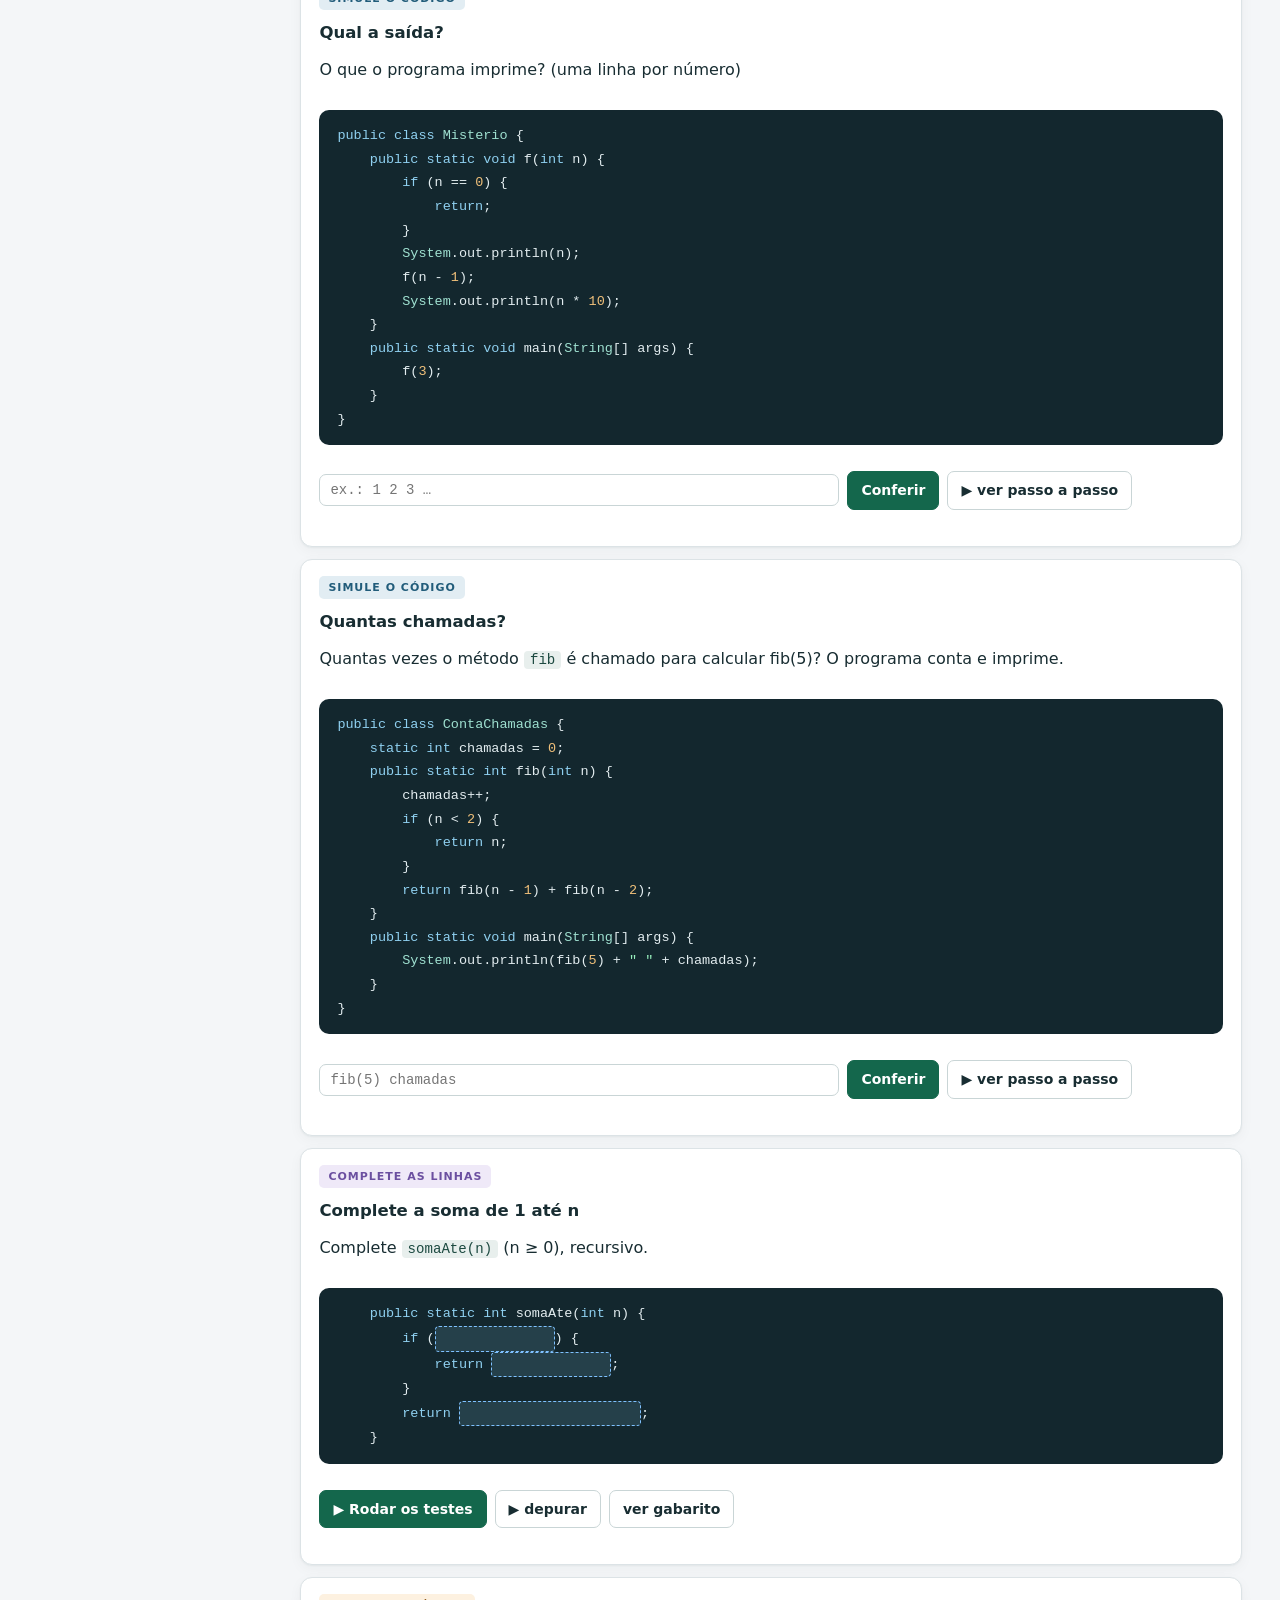
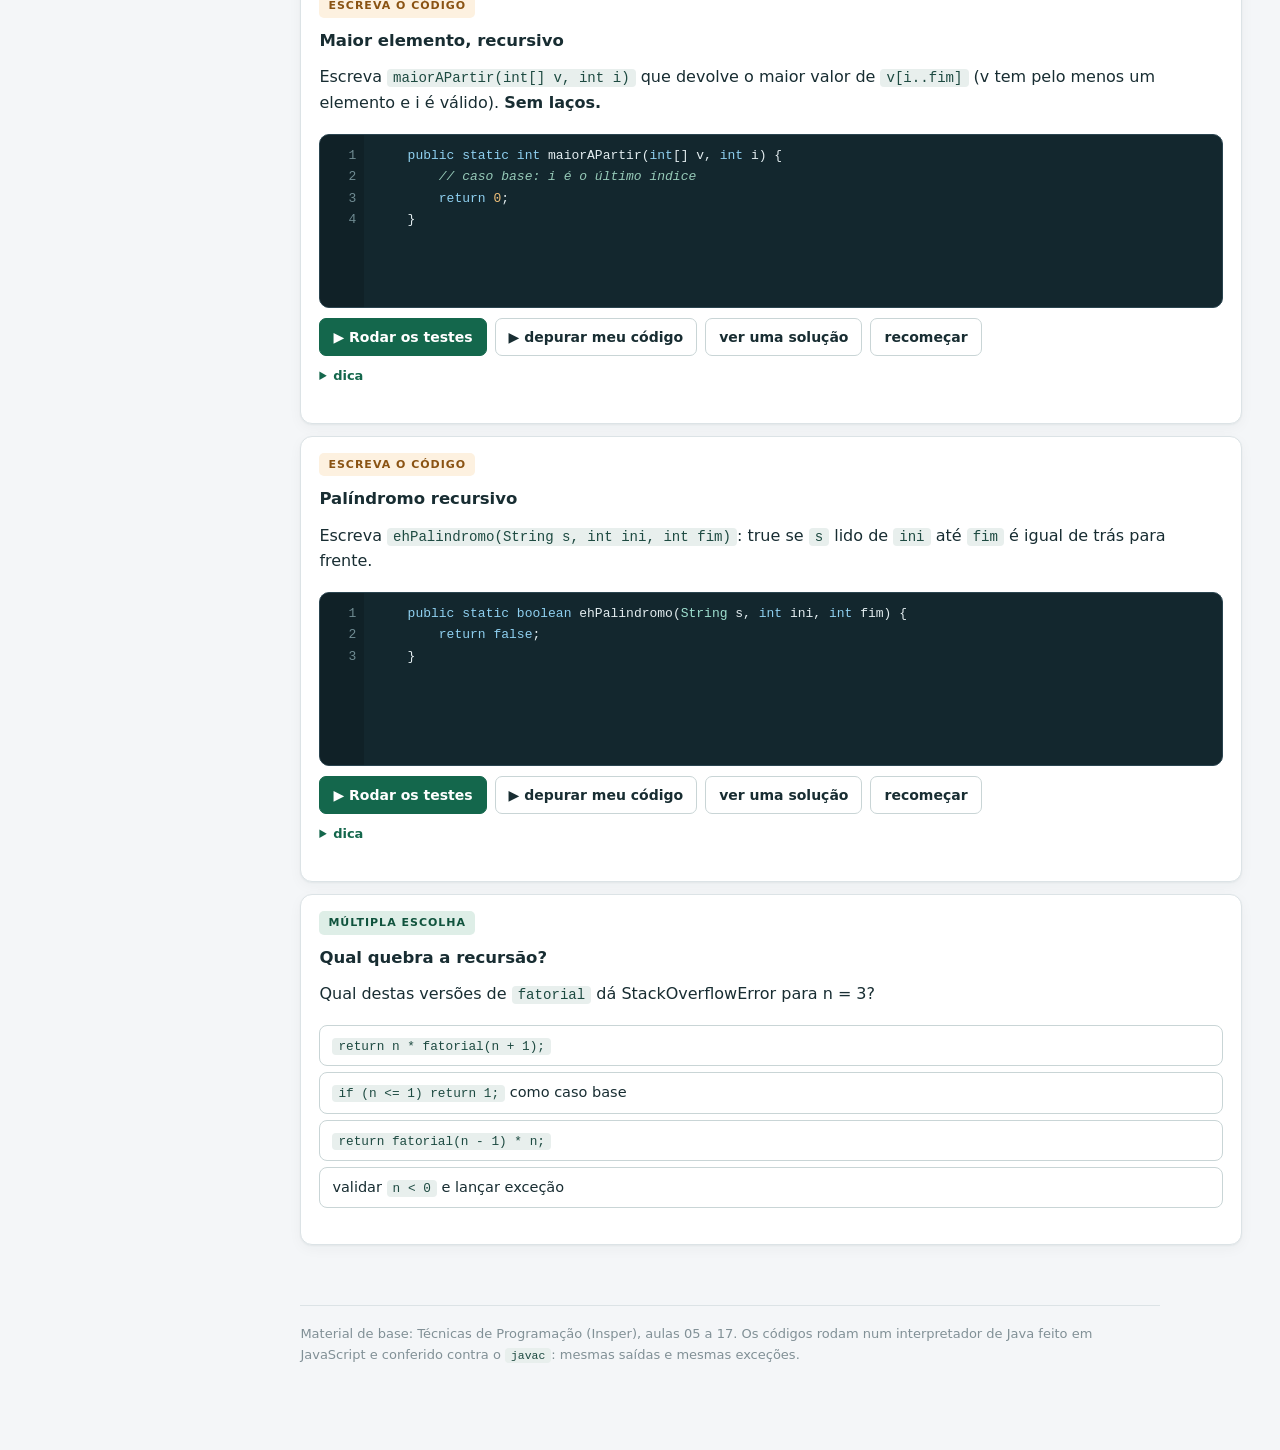
<file: algoritmos/recursao.html>
<!doctype html>
<html lang="pt-BR">
<head>
<meta charset="utf-8">
<meta name="viewport" content="width=device-width, initial-scale=1">
<title>Recursão · Algoritmos em movimento</title>
<meta name="description" content="Caso base, passo recursivo e progresso: a pilha de chamadas crescendo e voltando.">
<link rel="icon" href="data:image/svg+xml,%3Csvg xmlns='http://www.w3.org/2000/svg' viewBox='0 0 32 32'%3E%3Crect width='32' height='32' rx='8' fill='%23112c2a'/%3E%3Ctext x='16' y='22' font-family='monospace' font-size='15' font-weight='700' fill='%2397efbd' text-anchor='middle'%3E%7B%20%7D%3C/text%3E%3C/svg%3E">
<link rel="stylesheet" href="../css/guia.css">
</head>
<body data-pagina="algoritmo" data-algo="recursao" data-base="../">
<noscript><p style="padding:20px">Este guia precisa de JavaScript: os algoritmos rodam no navegador.</p></noscript>
<script src="../js/java.js"></script>
<script src="../js/util.js"></script>
<script src="../js/viz.js"></script>
<script src="../js/depurador.js"></script>
<script src="../js/exercicios.js"></script>
<script src="../js/dados/indice.js"></script>
<script src="../js/dados/recursao.js"></script>
<script src="../js/pagina.js"></script>
</body>
</html>
</file>
<file: css/guia.css>
/* Guia de Técnicas de Programação — visual no estilo do guia de Compiladores:
   topo fixo, trilho lateral, cartões brancos sobre fundo cinza-claro, verde
   como cor principal e uma cor por papel no depurador. */
:root {
  color-scheme: light;
  --bg: #f4f6f8; --card: #fff; --sunk: #fafcfc; --sunk2: #eef3f2;
  --ink: #182d32; --ink-2: #53666d; --ink-3: #819096;
  --rule: #dce3e6; --rule-2: #c9d5d6;
  --green: #14674c; --green-d: #10533d; --mint: #d7f4e5; --mint-2: #deeee7; --mint-l: #edf8f2;
  --dark: #112c2a; --code: #13272e; --code-h: #1e343c; --code-t: #e3edf0;
  --azul: #215c7a; --azul-bg: #e2edf3;
  --laranja: #bd711d; --laranja-bg: #fdf1e0;
  --vermelho: #c0392b; --vermelho-bg: #fbeae5;
  --roxo: #6b4fa0; --roxo-bg: #efe9f8;
  --f: system-ui, -apple-system, BlinkMacSystemFont, "Segoe UI", sans-serif;
  --m: ui-monospace, "Cascadia Code", SFMono-Regular, Consolas, monospace;
  --sh: 0 1px 2px #102a2a0d, 0 4px 14px #102a2a0a;
}
* { box-sizing: border-box; }
html { scroll-behavior: smooth; scroll-padding-top: 96px; }
@media (prefers-reduced-motion: reduce) { html { scroll-behavior: auto; } *, *::before, *::after { animation: none !important; transition: none !important; } }
body { margin: 0; background: var(--bg); color: var(--ink); font: 16px/1.6 var(--f); }
button, input, select, textarea { font: inherit; color: inherit; }
button { cursor: pointer; }
:focus-visible { outline: 3px solid #2474d8; outline-offset: 2px; }
a { color: var(--green); }
code, pre, kbd { font-family: var(--m); font-variant-ligatures: none; }
code.inl { font-size: .88em; background: #e8efed; padding: 1px 6px; border-radius: 4px; color: #1d4a41; }
[hidden] { display: none !important; }

/* ---------- topo ---------- */
.topbar { height: 72px; background: #fff; border-bottom: 1px solid var(--rule); display: flex; align-items: center; justify-content: space-between; padding: 0 26px; gap: 16px; position: sticky; top: 0; z-index: 40; }
.brand { font-size: 23px; font-weight: 750; letter-spacing: -.8px; display: flex; align-items: center; gap: 10px; text-decoration: none; color: var(--ink); }
.brand-icon { display: grid; place-items: center; width: 36px; height: 36px; background: var(--dark); color: #97efbd; border-radius: 9px; font: 700 17px var(--m); }
.brand small { font-weight: 400; color: var(--ink-2); font-size: 14px; letter-spacing: 0; }
.profile { display: flex; align-items: center; gap: 9px; color: var(--green); font-weight: 700; font-size: 14px; }
.profile .av { display: grid; place-items: center; width: 30px; height: 30px; border-radius: 50%; background: var(--mint); color: var(--green-d); }
.menu-btn { display: none; border: 1px solid var(--rule-2); background: #fff; border-radius: 7px; padding: 6px 10px; }
@media (max-width: 1040px) { .menu-btn { display: inline-block; } .profile span.nome { display: none; } }

/* ---------- layout ---------- */
.shell { display: grid; grid-template-columns: 262px minmax(0, 1fr); min-height: calc(100vh - 72px); }
.side { position: sticky; top: 72px; align-self: start; height: calc(100vh - 72px); overflow-y: auto; padding: 26px 16px 40px; border-right: 1px solid var(--rule); background: #fbfcfd; }
@media (max-width: 1040px) {
  .shell { grid-template-columns: 1fr; }
  .side { position: fixed; left: 0; top: 72px; width: 280px; z-index: 30; transform: translateX(-100%); transition: transform .2s ease; box-shadow: var(--sh); }
  body.menu-aberto .side { transform: none; }
}
.side-t { font-size: 11px; letter-spacing: 1.6px; font-weight: 700; color: var(--ink-2); text-transform: uppercase; margin: 0 10px 14px; }
.sn-grupo { margin-bottom: 14px; }
.sn-cab { font-size: 11px; letter-spacing: 1.2px; text-transform: uppercase; color: var(--ink-3); font-weight: 700; padding: 0 10px 4px; }
.sn-link { display: flex; gap: 9px; align-items: baseline; padding: 6px 10px; border-radius: 7px; text-decoration: none; color: var(--ink-2); font-size: 14.5px; font-weight: 550; line-height: 1.35; }
.sn-link .n { font: 600 11px var(--m); color: var(--ink-3); min-width: 30px; }
.sn-link:hover { background: var(--sunk2); color: var(--ink); }
.sn-link.on { background: var(--mint-l); color: var(--green-d); font-weight: 700; box-shadow: inset 3px 0 0 var(--green); }
.sn-link.on .n { color: var(--green); }
.sn-sub { display: block; padding: 3px 10px 3px 49px; font-size: 13px; color: var(--ink-3); text-decoration: none; border-radius: 6px; }
.sn-sub:hover { color: var(--green); background: var(--sunk2); }

.wrap { min-width: 0; padding: 30px clamp(16px, 3vw, 44px) 80px; max-width: 1320px; }
.breadcrumb { font-size: 13px; color: var(--ink-3); margin-bottom: 10px; }
.breadcrumb a { color: var(--ink-3); text-decoration: none; }
.breadcrumb a:hover { color: var(--green); }
.eyebrow { font-size: 11px; font-weight: 750; letter-spacing: 1.8px; color: var(--green); text-transform: uppercase; }
.hero { margin-bottom: 26px; }
.hero h1 { font-size: clamp(2rem, 4.4vw, 3.1rem); line-height: 1.08; letter-spacing: -1.4px; margin: 8px 0 12px; font-weight: 780; }
.hero .lead { font-size: 18px; color: var(--ink-2); max-width: 760px; margin: 0; }
.custos { display: flex; flex-wrap: wrap; gap: 8px; margin-top: 16px; }
.custo { display: flex; flex-direction: column; border: 1px solid var(--rule); background: #fff; border-radius: 9px; padding: 7px 13px; min-width: 110px; }
.custo span { font-size: 10.5px; letter-spacing: 1px; text-transform: uppercase; color: var(--ink-3); font-weight: 700; }
.custo b { font: 700 16px var(--m); color: var(--ink); }
.indice-pagina { display: flex; flex-wrap: wrap; gap: 6px; margin: 18px 0 0; }
.indice-pagina a { font-size: 13px; text-decoration: none; border: 1px solid var(--rule-2); border-radius: 999px; padding: 4px 11px; color: var(--ink-2); background: #fff; }
.indice-pagina a:hover { border-color: var(--green); color: var(--green); }

.sec { margin-top: 44px; scroll-margin-top: 90px; }
.sec > h2 { font-size: clamp(1.4rem, 2.6vw, 1.9rem); letter-spacing: -.6px; margin: 6px 0 12px; }
.sec > .sub { color: var(--ink-2); margin: -4px 0 16px; max-width: 820px; }
h3 { font-size: 1.2rem; margin: 28px 0 10px; letter-spacing: -.3px; }
.prose { max-width: 860px; }
.prose p { margin: 0 0 12px; }
.prose ul, .prose ol { padding-left: 1.3em; margin: 0 0 12px; }
.prose li { margin-bottom: 4px; }
.card { background: var(--card); border: 1px solid var(--rule); border-radius: 12px; box-shadow: var(--sh); }
.grade2 { display: grid; gap: 14px; grid-template-columns: repeat(auto-fit, minmax(min(100%, 300px), 1fr)); }

/* ---------- código estático ---------- */
.code { background: var(--code); color: var(--code-t); border-radius: 10px; padding: 14px 18px; overflow-x: auto; font: 13.5px/1.75 var(--m); tab-size: 4; margin: 10px 0 16px; }
.code pre { margin: 0; }
.pseudo { background: #fff; border: 1px solid var(--rule); border-left: 4px solid var(--azul); color: var(--ink); }
.k { color: #8fd0f0; font-weight: 500; } .s { color: #97efbd; } .c { color: #96cab8; font-style: italic; } .n { color: #f0c07a; } .ty { color: #9fe0d0; }
.pseudo .kw { color: var(--azul); font-weight: 700; }
.diff-add { background: #1f4a37; display: block; margin: 0 -18px; padding: 0 18px; box-shadow: inset 3px 0 0 #5fd49a; }
.diff-rem { background: #4a2626; display: block; margin: 0 -18px; padding: 0 18px; box-shadow: inset 3px 0 0 #ff8a80; text-decoration: line-through; opacity: .75; }

.nota { border: 1px solid var(--rule); background: #fff; border-radius: 10px; padding: 12px 16px; margin: 14px 0; max-width: 860px; }
.nota.inv { border-color: #b8d4c7; background: var(--mint-l); }
.nota.alerta { border-color: #efd9a9; background: #fff8e8; }
.nota > b:first-child { display: block; margin-bottom: 4px; }

.btn { border: 1px solid #c9d5d6; border-radius: 7px; padding: 7px 13px; min-height: 38px; background: #fff; color: var(--ink); font-size: 14px; font-weight: 600; }
.btn:hover { background: #edf4f0; }
.btn.play { background: var(--green); border-color: var(--green); color: #fff; }
.btn.play:hover { background: var(--green-d); }
.btn.sei { background: var(--green); border-color: var(--green); color: #fff; }
.btn.revisar { border-color: #e6c4b8; color: #a04422; }
.btn:disabled { opacity: .45; cursor: default; }
.preset { border: 1px solid #c7d5d3; background: #fff; color: var(--green); border-radius: 999px; padding: 5px 12px; font-size: 13px; font-weight: 650; }
.preset:hover { border-color: var(--green); }
.preset[aria-pressed=true] { background: var(--green); border-color: var(--green); color: #fff; }

/* ============================================================ DEPURADOR */
.dp { background: #fff; border: 1px solid var(--rule); border-radius: 14px; box-shadow: var(--sh); overflow: hidden; margin: 14px 0 8px; }
.dp-topo { padding: 14px 18px 12px; border-bottom: 1px solid var(--rule); background: var(--sunk); display: flex; flex-direction: column; gap: 10px; }
.dp-progs { display: flex; gap: 6px; flex-wrap: wrap; align-items: center; }
.dp-progs .lb { font-size: 12px; font-weight: 650; color: var(--ink-2); margin-right: 4px; }
.dp-ent { display: flex; gap: 10px 16px; flex-wrap: wrap; align-items: flex-end; }
.dp-campo { display: flex; flex-direction: column; gap: 3px; }
.dp-campo label { font-size: 11.5px; font-weight: 700; color: var(--ink-2); letter-spacing: .3px; }
.dp-campo label code { font-size: 11px; color: var(--ink-3); font-weight: 500; }
.dp-campo input, .dp-campo textarea { border: 1px solid var(--rule-2); border-radius: 7px; padding: 6px 9px; font: 14px var(--m); background: #fff; min-width: 90px; }
.dp-campo textarea { resize: vertical; min-height: 60px; }
.dp-campo input.largo { min-width: 250px; }
.dp-ent .acoes { display: flex; gap: 8px; margin-left: auto; flex-wrap: wrap; }
.dp-dica { font-size: 12px; color: var(--ink-3); }
.dp-erro-comp { background: var(--vermelho-bg); color: #8a2a1e; border: 1px solid #efc3b6; border-radius: 8px; padding: 8px 12px; font: 13px var(--m); white-space: pre-wrap; }

.dp-editor { border-bottom: 1px solid var(--rule); padding: 14px 18px; background: #fff; display: flex; flex-direction: column; gap: 10px; }
.dp-editor .barra { display: flex; gap: 8px; align-items: center; flex-wrap: wrap; }
.dp-editor .barra .t { font-weight: 700; font-size: 14px; margin-right: auto; }

.dp-palco { display: grid; grid-template-columns: minmax(0, 1.15fr) minmax(0, 1fr); gap: 14px; padding: 16px 18px; }
@media (max-width: 1000px) { .dp-palco { grid-template-columns: 1fr; } }
.dp-col { display: flex; flex-direction: column; gap: 14px; min-width: 0; }
.pn { border: 1px solid var(--rule); border-radius: 11px; background: #fff; display: flex; flex-direction: column; min-width: 0; }
.pn > h5 { margin: 0; padding: 8px 12px; border-bottom: 1px solid var(--rule); font-size: 11px; letter-spacing: 1.1px; text-transform: uppercase; color: var(--ink-3); font-weight: 750; display: flex; justify-content: space-between; gap: 8px; align-items: center; }
.pn > h5 .extra { text-transform: none; letter-spacing: 0; font-weight: 500; font-size: 12px; color: var(--ink-3); }
.pn-corpo { padding: 10px 12px; overflow: auto; }

/* código ativo */
.cod { position: relative; background: var(--code); color: var(--code-t); font: 12.8px/1.72 var(--m); padding: 8px 0; border-radius: 0 0 10px 10px; overflow: auto; max-height: 460px; }
.cod .l { display: block; white-space: pre; padding: 0 14px 0 0; border-left: 3px solid transparent; transition: background .18s; }
.cod .l .ln { display: inline-block; width: 38px; padding-right: 12px; text-align: right; color: #6f8b92; font-size: 11px; user-select: none; }
.cod .l.on { background: #3a2c2a; border-left-color: #ff6b5a; color: #fff; }
.cod .l.on.ret { background: #1f4a37; border-left-color: #5fd49a; }
.cod .l.on.cha { background: #23384a; border-left-color: #7fc1ff; }
.cod .l.on.err { background: #5a1f1a; border-left-color: #ff4d3d; }
.cod .l.pai { background: #1e343c; border-left-color: #e0a458; }

/* variáveis */
.frames { display: flex; flex-direction: column-reverse; gap: 7px; }
.fr { border: 1.5px solid var(--rule-2); border-radius: 9px; background: #fbfcfc; padding: 7px 10px; transition: all .2s; }
.fr.topo { border-color: #e0392b; background: #fff6f4; box-shadow: 0 0 0 3px #e0392b14; }
.fr.novo { animation: entra .32s ease; }
.fr .nm { font: 700 12.5px var(--m); color: var(--ink); display: flex; justify-content: space-between; gap: 8px; }
.fr .nm small { font: 500 11px var(--f); color: var(--ink-3); }
.fr table { border-collapse: collapse; width: 100%; margin-top: 4px; font: 12.5px var(--m); }
.fr td { padding: 2px 6px 2px 0; vertical-align: top; }
.fr td.nome { color: var(--ink-2); width: 1%; white-space: nowrap; }
.fr td.val { color: var(--ink); word-break: break-all; }
.fr tr.mudou td.val { background: #fff1c9; border-radius: 4px; animation: pisca .6s ease; }
.fr tr.mudou td.nome { color: #8a5313; font-weight: 700; }
.fr .ref { color: var(--azul); }
.estaticos { font: 12px var(--m); color: var(--ink-2); border-top: 1px dashed var(--rule-2); padding-top: 6px; margin-top: 6px; }

.saida { background: var(--code); color: #bdf5d3; font: 13px/1.55 var(--m); padding: 9px 12px; min-height: 46px; white-space: pre-wrap; border-radius: 0 0 10px 10px; max-height: 200px; overflow: auto; }
.saida .nova { color: #fff; background: #2a5a45; }
.saida .err { color: #ffb4a8; }

/* narração e controles */
.dp-narra { display: flex; gap: 12px; align-items: flex-start; background: var(--sunk); border-top: 1px solid var(--rule); padding: 12px 18px; min-height: 58px; }
.dp-narra .pn-n { font: 700 12px/1 var(--m); color: #fff; background: #e0392b; border-radius: 5px; padding: 6px 9px; white-space: nowrap; }
.dp-narra .pn-n.cha { background: var(--azul); } .dp-narra .pn-n.ret { background: var(--green); } .dp-narra .pn-n.err { background: #8a2a1e; }
.dp-narra .tx { font: 14.5px/1.5 var(--m); color: var(--ink); white-space: pre-wrap; word-break: break-word; }
.dp-narra .tx.erro { color: #a04422; font-weight: 700; }
.dp-narra .dica-alg { display: block; font: 14px/1.5 var(--f); color: var(--ink-2); margin-top: 4px; }
.dp-ctrl { display: flex; gap: 8px; align-items: center; flex-wrap: wrap; padding: 10px 18px 14px; border-top: 1px solid var(--rule); }
.dp-ctrl .btn { min-height: 36px; padding: 5px 11px; }
.dp-ctrl .sl { flex: 1; min-width: 150px; display: flex; flex-direction: column; gap: 3px; }
.dp-ctrl input[type=range].tempo { width: 100%; accent-color: var(--green); margin: 0; }
.dp-ctrl canvas { width: 100%; height: 5px; border-radius: 3px; display: block; }
.dp-ctrl .conta { font: 12px var(--m); color: var(--ink-3); min-width: 88px; text-align: right; }
.dp-ctrl .vel { display: flex; gap: 6px; align-items: center; font-size: 12.5px; color: var(--ink-2); }
.dp-ctrl .vel input { width: 90px; accent-color: var(--green); }

/* tabela de simulação */
.dp-tabela { border-top: 1px solid var(--rule); padding: 12px 18px 16px; }
.dp-tabela summary { cursor: pointer; font-weight: 700; font-size: 14px; }
.tab-sim { border-collapse: collapse; font: 13px var(--m); margin-top: 10px; min-width: 360px; }
.tab-sim th, .tab-sim td { border: 1px solid var(--rule); padding: 4px 10px; text-align: center; }
.tab-sim th { background: var(--sunk2); font: 700 11.5px var(--f); color: var(--ink-2); }
.tab-sim tr.on td { background: #fff1c9; font-weight: 700; }
.tab-sim tr.fut td { color: #c6d0d2; }
.tab-wrap { overflow-x: auto; }

/* ============================================================ VISUALIZAÇÕES */
.viz { display: flex; flex-direction: column; gap: 14px; }
.vz-rot { font-size: 11px; letter-spacing: 1px; text-transform: uppercase; color: var(--ink-3); font-weight: 700; margin-bottom: 4px; display: flex; gap: 8px; align-items: baseline; }
.vz-rot code { text-transform: none; letter-spacing: 0; font-size: 12px; color: var(--ink-2); }
.arr { display: flex; gap: 4px; overflow-x: auto; padding: 22px 2px 36px; position: relative; align-items: flex-end; min-height: 106px; }
.arr.barras { min-height: 170px; }
.cel { position: relative; flex: 0 0 auto; min-width: 42px; display: flex; flex-direction: column; align-items: center; }
.cel .cx { width: 100%; min-width: 42px; height: 42px; border: 2px solid var(--rule-2); border-radius: 7px; background: #fff; display: grid; place-items: center; font: 700 15px var(--m); color: var(--ink); transition: background .25s, border-color .25s, transform .25s; padding: 0 5px; }
.arr.barras .cx { align-items: start; padding-top: 3px; font-size: 13px; border-radius: 6px 6px 3px 3px; transition: height .3s ease, background .25s; }
.cel .ix { font: 11px var(--m); color: var(--ink-3); margin-top: 3px; }
.cel.lido .cx { border-color: var(--azul); box-shadow: 0 0 0 3px #215c7a33; }
.cel.escrito .cx { border-color: var(--laranja); background: #ffe2b8; animation: salta .45s ease; }
.cel.fora .cx { opacity: .28; }
.cel .pts { position: absolute; top: 100%; margin-top: 16px; display: flex; flex-direction: column; align-items: center; gap: 1px; }
.pt { font: 700 11px var(--m); padding: 1px 6px; border-radius: 4px; color: #fff; white-space: nowrap; }
.pt::before { content: "▲ "; font-size: 8px; }
.faixa-leg { display: flex; flex-wrap: wrap; gap: 6px 14px; font-size: 12px; color: var(--ink-2); }
.faixa-leg i { display: inline-block; width: 12px; height: 12px; border-radius: 3px; margin-right: 4px; vertical-align: -1px; }
/* cores das faixas */
.z-cand .cx { background: #e3f1ea; border-color: #9fcdb7; }
.z-desc .cx { opacity: .3; }
.z-ord .cx { background: #d7f4e5; border-color: #14674c; }
.z-men .cx { background: #e2edf3; border-color: #7fb1cc; }
.z-mai .cx { background: #fdf1e0; border-color: #e0b27a; }
.z-piv .cx { background: #efe9f8; border-color: var(--roxo); }
.z-esq .cx { background: #e2edf3; border-color: #7fb1cc; }
.z-dir .cx { background: #fdf1e0; border-color: #e0b27a; }
.z-chave .cx { background: #efe9f8; border-color: var(--roxo); }
.chave-flut { display: inline-flex; gap: 6px; align-items: center; font: 13px var(--m); color: var(--ink-2); }
.chave-flut b { display: inline-grid; place-items: center; min-width: 38px; height: 34px; border: 2px dashed var(--roxo); border-radius: 7px; color: var(--roxo); font-size: 15px; padding: 0 5px; }

.grade { display: inline-grid; gap: 3px; padding: 4px; }
.gc { width: 38px; height: 38px; border-radius: 6px; display: grid; place-items: center; font: 700 13px var(--m); position: relative; border: 1.5px solid var(--rule-2); background: #fff; transition: background .2s; }
.gc.parede { background: #3b4b50; border-color: #3b4b50; color: #9aabb0; }
.gc.vis { background: #d7f4e5; border-color: #14674c; }
.gc.fila { box-shadow: inset 0 0 0 3px #e0a458; }
.gc.atual { background: #ffdcd6; border-color: #e0392b; box-shadow: 0 0 0 3px #e0392b44; z-index: 1; }
.gc.cand { background: #e2edf3; border-color: #215c7a; }
.gc.ok { background: #97efbd; }
.gc .dist { position: absolute; bottom: 1px; right: 3px; font: 600 9.5px var(--m); color: var(--green-d); }
.gc .tx { z-index: 1; }

.grafo svg { display: block; max-width: 100%; height: auto; }
.gv circle { fill: #fff; stroke: var(--ink-2); stroke-width: 2; transition: fill .2s; }
.gv text { font: 700 13px var(--m); text-anchor: middle; fill: var(--ink); }
.gv.vis circle { fill: #d7f4e5; stroke: var(--green); }
.gv.fila circle { stroke: #e0a458; stroke-width: 3.5; }
.gv.atual circle { fill: #ffdcd6; stroke: #e0392b; stroke-width: 3; }
.gv.viz circle { stroke: var(--azul); stroke-width: 3.5; }
.gv .dist { font: 600 11px var(--m); fill: var(--green-d); }
.ge { stroke: #b6c3c6; stroke-width: 2; }
.ge.on { stroke: #e0392b; stroke-width: 3; }

.arv { overflow: auto; max-height: 360px; }
.arv svg { display: block; }
.an { cursor: default; }
.an rect { fill: #fff; stroke: #9fb0ac; stroke-width: 1.4; transition: all .2s; }
.an text { font: 600 11px var(--m); text-anchor: middle; fill: var(--ink); }
.an text.rv { fill: var(--green); font-weight: 700; }
.an.feito rect { fill: #f3f7f6; stroke: #c9d5d6; }
.an.feito text { fill: #6d8086; }
.an.feito text.rv { fill: var(--green); }
.an.ativo rect { stroke: #e0392b; stroke-width: 2; fill: #fff6f4; }
.an.topo rect { fill: #ffdcd6; stroke: #e0392b; stroke-width: 2.6; }
.an.entra { animation: surge .35s ease; transform-box: fill-box; transform-origin: center; }
.ae { stroke: #b6c3c6; stroke-width: 1.3; fill: none; }
.ae.ativo { stroke: #e0392b; stroke-width: 2; }

.cols { display: flex; flex-direction: column; gap: 8px; }
.colv { display: flex; gap: 6px; align-items: center; flex-wrap: wrap; }
.colv .nm { font: 700 12px var(--m); color: var(--ink-2); min-width: 70px; }
.chip { font: 600 12.5px var(--m); border: 1.5px solid var(--rule-2); background: #fff; border-radius: 6px; padding: 3px 8px; }
.chip.frente { border-color: #e0a458; background: #fff8e8; }
.chip.topo { border-color: var(--roxo); background: var(--roxo-bg); }
.colv .vazio { font-size: 12px; color: var(--ink-3); }

@keyframes entra { from { opacity: 0; transform: translateY(-8px) scale(.97); } to { opacity: 1; transform: none; } }
@keyframes surge { from { opacity: 0; transform: scale(.4); } to { opacity: 1; transform: none; } }
@keyframes salta { 0% { transform: translateY(0); } 40% { transform: translateY(-7px); } 100% { transform: none; } }
@keyframes pisca { from { background: #ffd66b; } }

/* ============================================================ editor de código */
.ed { position: relative; border: 1px solid #2b4550; border-radius: 10px; background: var(--code); overflow: hidden; }
.ed-in { position: relative; display: grid; grid-template-columns: 44px 1fr; }
.ed-num { font: 13px/1.65 var(--m); color: #6f8b92; text-align: right; padding: 10px 8px 10px 0; user-select: none; background: #102127; white-space: pre; }
.ed-area { position: relative; }
.ed-area pre, .ed-area textarea { margin: 0; padding: 10px 12px; font: 13px/1.65 var(--m); tab-size: 4; white-space: pre; border: 0; overflow: hidden; letter-spacing: 0; }
.ed-area pre { color: var(--code-t); pointer-events: none; min-height: 100%; }
.ed-area textarea { position: absolute; inset: 0; width: 100%; height: 100%; resize: none; background: transparent; color: transparent; caret-color: #fff; outline: none; overflow: auto; }
.ed-area textarea::selection { background: #3d6b7a; color: transparent; }
.ed-scroll { overflow: auto; max-height: 520px; }
.ed .lerr { background: #5a1f1a; display: inline-block; width: 100%; }

/* ============================================================ perguntas e exercícios */
.filtros { display: flex; gap: 6px; flex-wrap: wrap; margin: 6px 0 14px; }
.pg-lista { display: flex; flex-direction: column; gap: 12px; }
.pg-card { background: #fff; border: 1px solid var(--rule); border-left: 4px solid var(--azul); border-radius: 10px; padding: 14px 18px; display: flex; flex-direction: column; gap: 8px; }
.pg-card.g-var { border-left-color: var(--laranja); } .pg-card.g-cod { border-left-color: var(--roxo); }
.pg-card.marcou-sei { border-left-color: var(--green); } .pg-card.marcou-rev { border-left-color: #e0a458; }
.pg-card header { display: flex; gap: 10px; align-items: center; }
.pg-num { font: 700 12px var(--m); color: #fff; background: var(--ink); border-radius: 5px; padding: 3px 8px; }
.pg-tag { font-size: 11px; letter-spacing: 1px; text-transform: uppercase; font-weight: 700; color: var(--ink-3); }
.pg-p { font-size: 16px; font-weight: 600; }
.pg-p p { margin: 0; }
.pg-acoes { display: flex; gap: 8px; flex-wrap: wrap; }
.pg-acoes .btn { min-height: 32px; padding: 4px 12px; font-size: 13px; }
.pg-r { border-top: 1px dashed var(--rule-2); padding-top: 10px; animation: entra .25s ease; }
.pg-r p { margin: 0 0 10px; }
details.dica summary { cursor: pointer; font-size: 13px; color: var(--green); font-weight: 650; width: max-content; }
details.dica p { margin: 4px 0 0; font-size: 14px; color: var(--ink-2); }
.progresso { display: flex; align-items: center; gap: 12px; margin: 4px 0 10px; }
.progresso .barra { flex: 1; max-width: 420px; height: 8px; border-radius: 99px; background: var(--sunk2); display: flex; overflow: hidden; }
.progresso .b1 { background: var(--green); transition: width .3s; } .progresso .b2 { background: #e0a458; transition: width .3s; }
.progresso .t { font: 12.5px var(--m); color: var(--ink-2); }

.ex { background: #fff; border: 1px solid var(--rule); border-radius: 12px; box-shadow: var(--sh); padding: 16px 18px; display: flex; flex-direction: column; gap: 10px; }
.ex header { display: flex; gap: 10px; align-items: center; flex-wrap: wrap; }
.ex .tipo { font-size: 11px; letter-spacing: 1px; text-transform: uppercase; font-weight: 750; padding: 3px 9px; border-radius: 5px; }
.tipo.rastreio { background: var(--azul-bg); color: var(--azul); } .tipo.completar { background: var(--roxo-bg); color: var(--roxo); } .tipo.escrever { background: var(--laranja-bg); color: #8a5313; } .tipo.escolha { background: var(--mint-2); color: var(--green-d); }
.ex .algo { font-size: 12.5px; color: var(--ink-3); }
.ex .estado { margin-left: auto; font: 700 12px var(--m); }
.ex .estado.ok { color: var(--green); } .ex .estado.ruim { color: #a04422; }
.ex h4 { margin: 0; font-size: 16.5px; }
.ex .enun p { margin: 0 0 8px; }
.ex .resp { display: flex; gap: 8px; align-items: center; flex-wrap: wrap; }
.ex .resp input { border: 1px solid var(--rule-2); border-radius: 7px; padding: 7px 10px; font: 14px var(--m); min-width: 260px; flex: 1; max-width: 520px; }
.ex .fb { border-radius: 8px; padding: 9px 12px; font-size: 14.5px; }
.ex .fb.ok { background: var(--mint-l); border: 1px solid #b8d4c7; color: var(--green-d); }
.ex .fb.ruim { background: var(--vermelho-bg); border: 1px solid #efc3b6; color: #8a2a1e; }
.testes { border-collapse: collapse; font: 12.5px var(--m); width: 100%; margin-top: 6px; }
.testes th, .testes td { border-bottom: 1px solid var(--rule); padding: 5px 8px; text-align: left; vertical-align: top; }
.testes th { font: 700 11px var(--f); color: var(--ink-3); text-transform: uppercase; letter-spacing: .6px; }
.testes td.ok { color: var(--green); font-weight: 700; } .testes td.ruim { color: #a04422; font-weight: 700; }
.lacuna { font: inherit; background: #25404a; color: #fff; border: 1px dashed #7fc1ff; border-radius: 4px; padding: 0 4px; min-width: 120px; outline: none; }
.lacuna:focus { border-style: solid; background: #2c4d59; }
.lacuna.ok { border-color: #5fd49a; } .lacuna.ruim { border-color: #ff8a80; }
.escolhas { display: flex; flex-direction: column; gap: 6px; }
.escolhas button { text-align: left; border: 1px solid var(--rule-2); background: #fff; border-radius: 8px; padding: 8px 12px; font-size: 14.5px; }
.escolhas button:hover { border-color: var(--green); }
.escolhas button.certa { background: var(--mint-l); border-color: var(--green); font-weight: 650; }
.escolhas button.errada { background: var(--vermelho-bg); border-color: #efc3b6; text-decoration: line-through; }

/* problemas e variações */
.prob { background: #fff; border: 1px solid var(--rule); border-radius: 11px; padding: 14px 16px; display: flex; flex-direction: column; gap: 6px; }
.prob h4 { margin: 0; font-size: 15.5px; }
.prob .lc { font: 600 11.5px var(--m); color: var(--ink-3); }
.prob p { margin: 0; font-size: 14.5px; color: var(--ink-2); }
.prob .muda { font-size: 14px; border-top: 1px dashed var(--rule-2); padding-top: 6px; color: var(--ink); }
.prob .muda b { color: #8a5313; }
.var { background: #fff; border: 1px solid var(--rule); border-left: 4px solid var(--laranja); border-radius: 11px; padding: 14px 18px; margin-bottom: 14px; }
.var h4 { margin: 0 0 4px; font-size: 16px; }
.var .quando { font-size: 13.5px; color: var(--ink-2); margin: 0 0 8px; }
.var .acoes { display: flex; gap: 8px; flex-wrap: wrap; }
.erro-c { background: #fff; border: 1px solid var(--rule); border-left: 4px solid var(--vermelho); border-radius: 11px; padding: 12px 16px; }
.erro-c h4 { margin: 0 0 4px; font-size: 15px; }
.erro-c p { margin: 0 0 8px; font-size: 14.5px; color: var(--ink-2); }

/* home */
.cards-alg { display: grid; gap: 14px; grid-template-columns: repeat(auto-fill, minmax(min(100%, 280px), 1fr)); }
.ca { background: #fff; border: 1px solid var(--rule); border-radius: 12px; padding: 16px 18px; text-decoration: none; color: inherit; display: flex; flex-direction: column; gap: 6px; box-shadow: var(--sh); transition: transform .15s, border-color .15s; }
.ca:hover { transform: translateY(-2px); border-color: var(--green); }
.ca .au { font: 600 11.5px var(--m); color: var(--ink-3); }
.ca h3 { margin: 0; font-size: 18px; }
.ca p { margin: 0; font-size: 14.5px; color: var(--ink-2); }
.ca .cx2 { font: 700 12.5px var(--m); color: var(--green); }
footer.rod { margin-top: 60px; padding-top: 18px; border-top: 1px solid var(--rule); font-size: 13px; color: var(--ink-3); max-width: 860px; }
</file>
